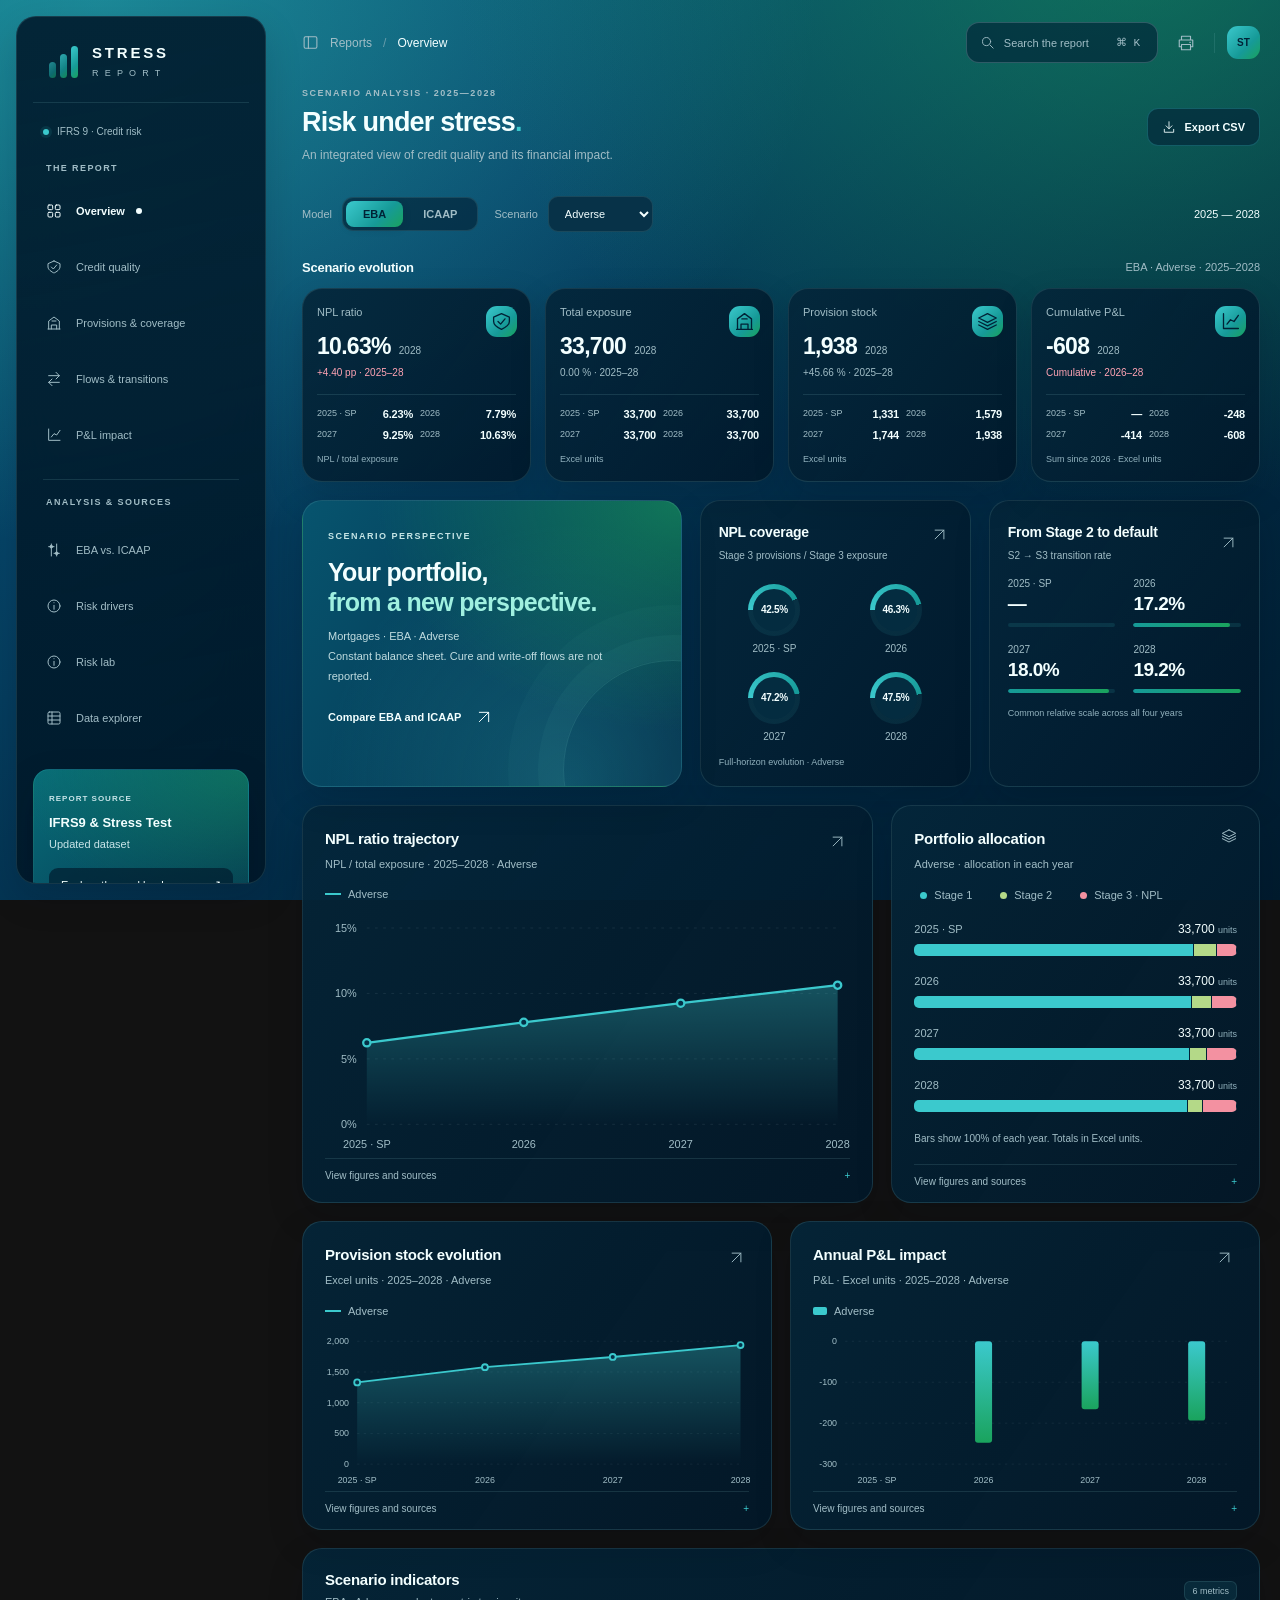
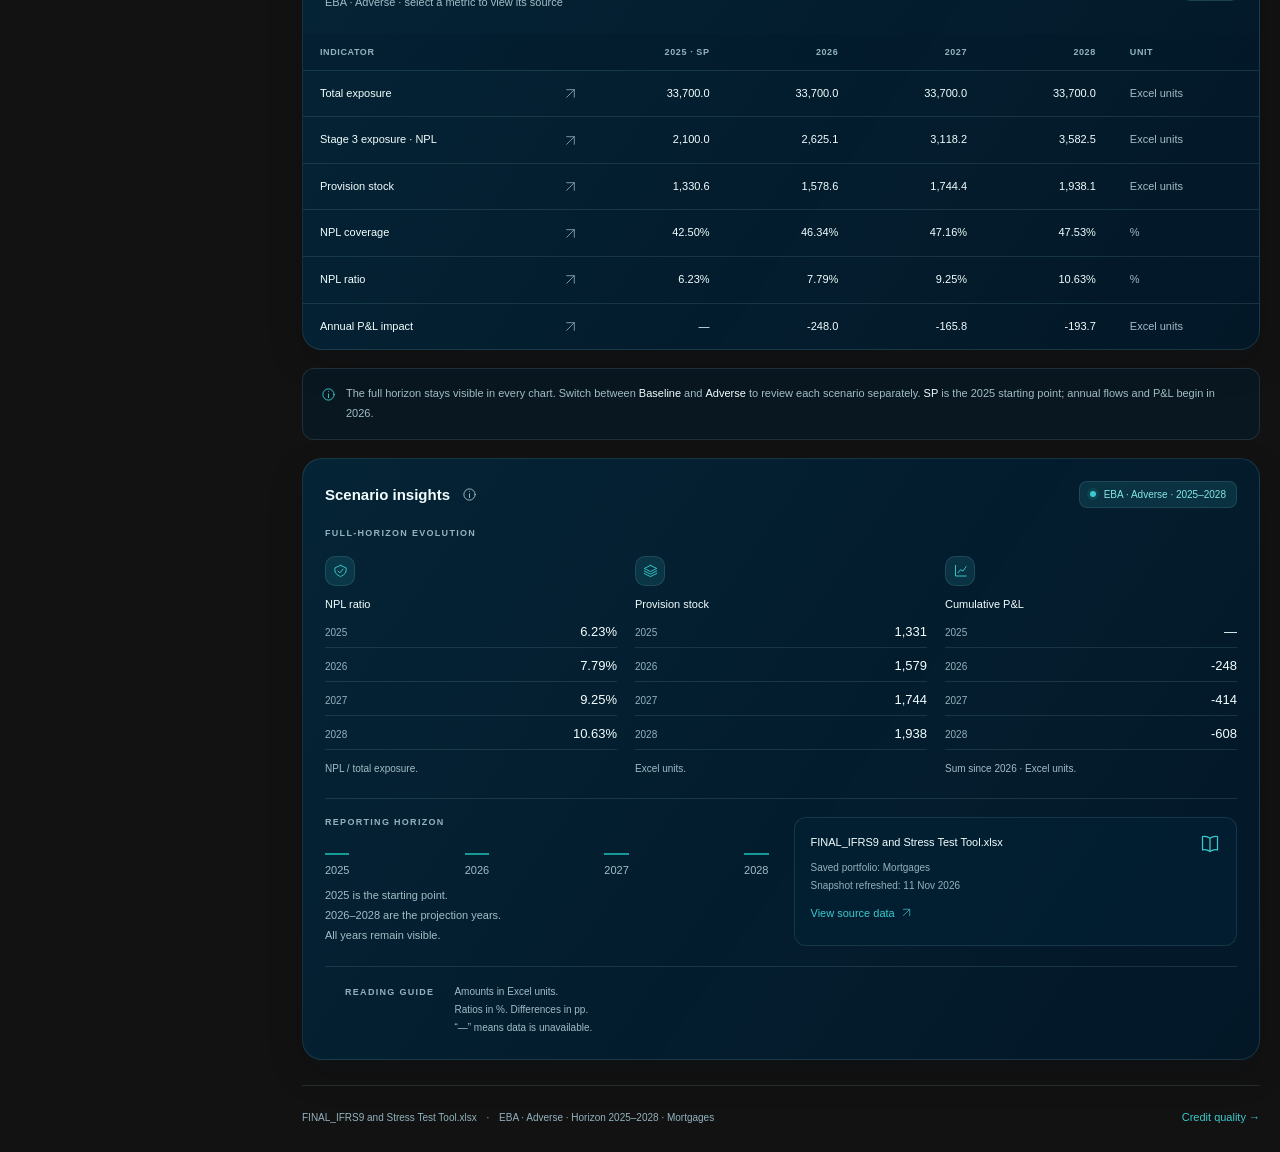
<file: index.html>
<!doctype html>
<html lang="es">
<head>
  <meta charset="utf-8">
  <meta name="viewport" content="width=device-width,initial-scale=1">
  <title>Stress Report</title>
  <meta http-equiv="refresh" content="0;url=dashboard.html">
  <link rel="canonical" href="https://jangflo.github.io/credit-stress-test/dashboard.html">
</head>
<body>
  <p><a href="dashboard.html">Abrir el dashboard Stress Report</a></p>
</body>
</html>
</file>
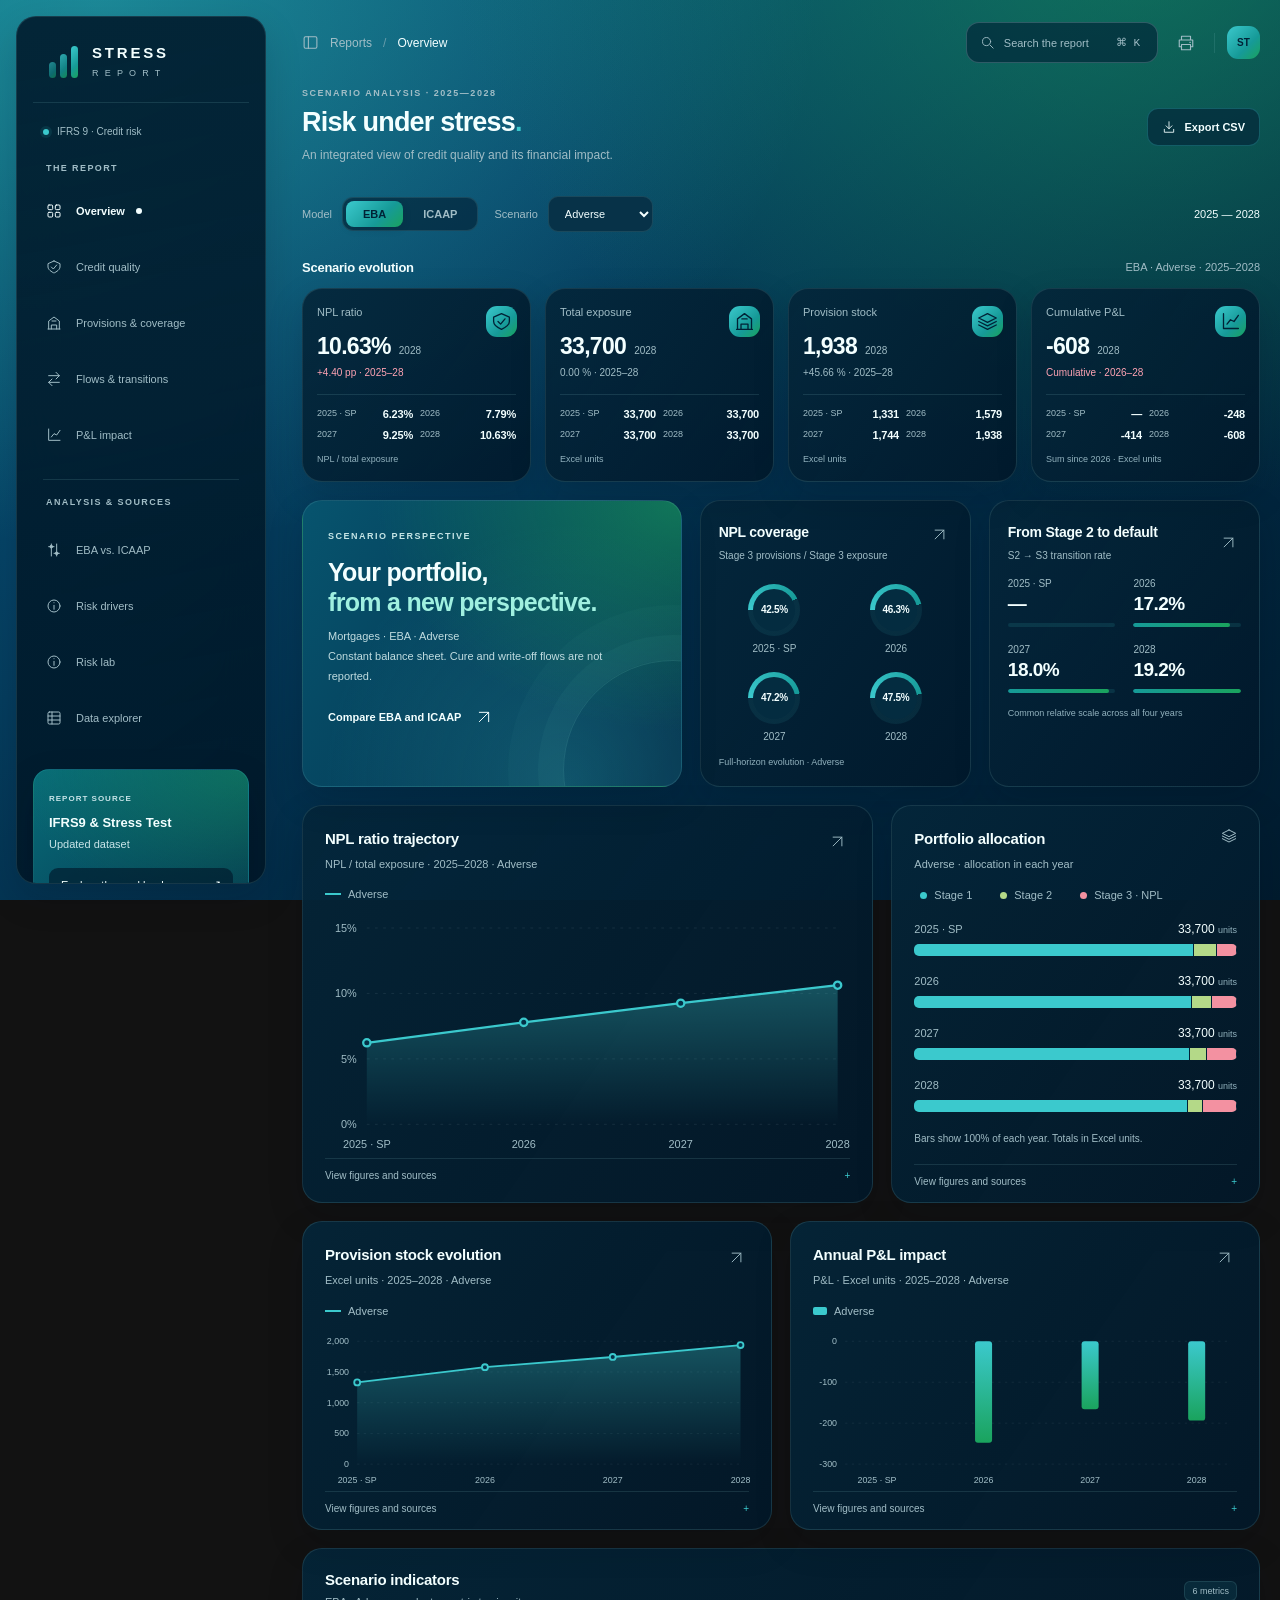
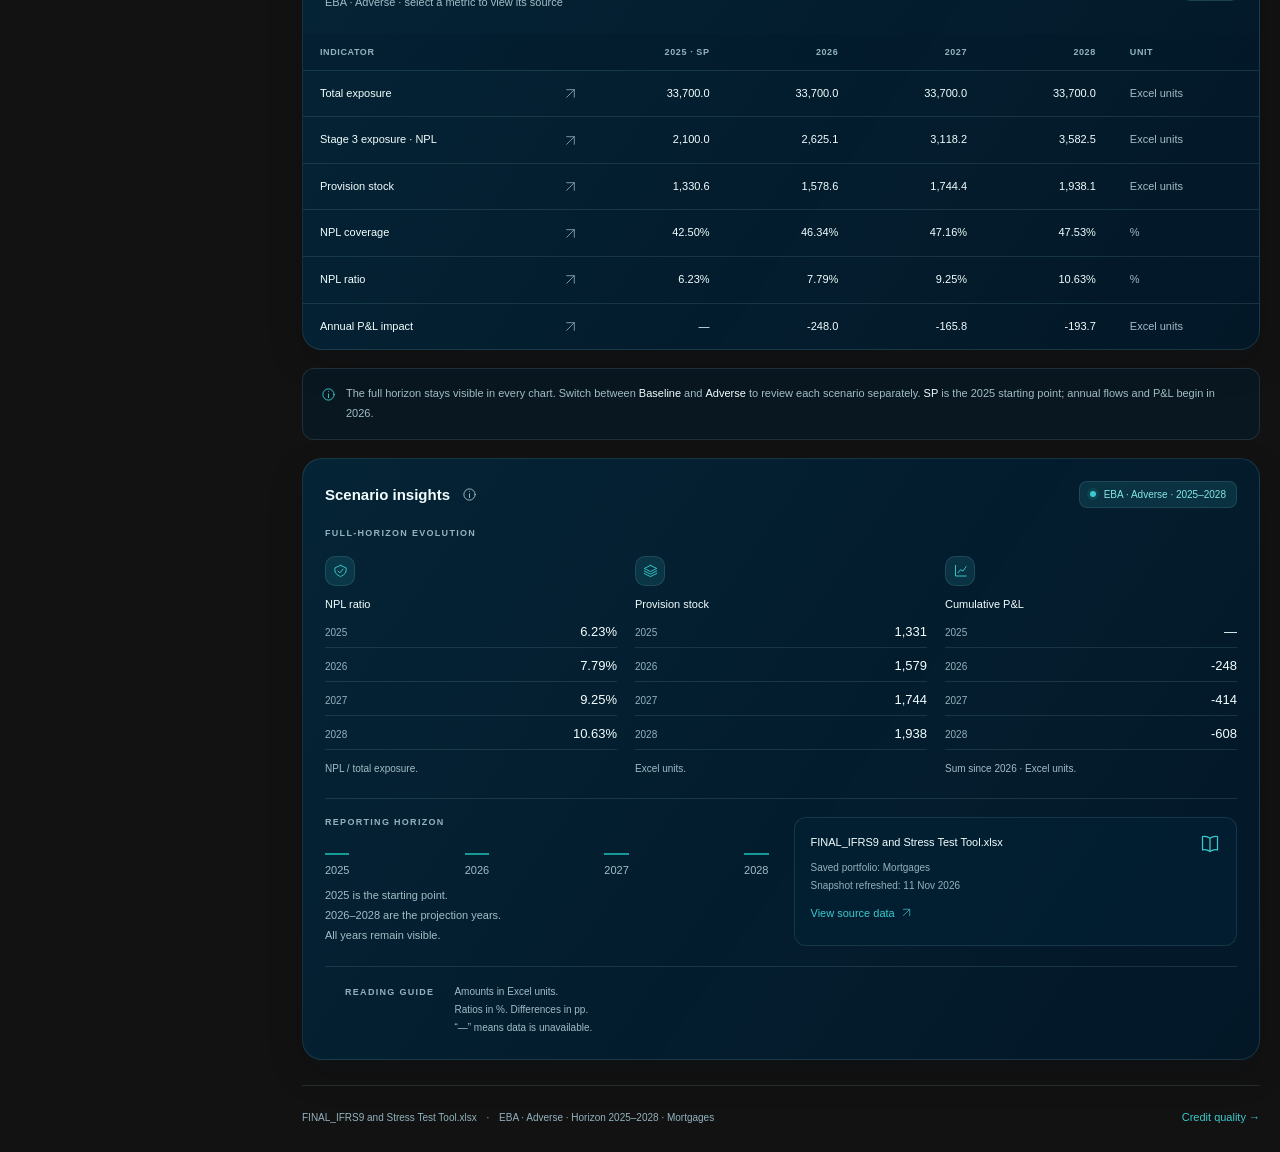
<file: dashboard.html>
<!doctype html>
<html lang="en">
<head>
  <meta charset="utf-8">
  <meta name="viewport" content="width=device-width,initial-scale=1">
  <meta name="theme-color" content="#002236">
  <meta name="description" content="Interactive EBA and ICAAP stress test report. IFRS 9 model data, 2025–2028.">
  <title>Stress Report · EBA & ICAAP</title>
  <style>/* Vision-inspired report. Shared tokens keep every view, overlay and chart consistent. */
:root {
  color-scheme:dark;
  --cyan:#3BC9CD; --green:#1AA35D; --teal:#169A98; --blue:#00528B; --navy:#002236;
  --text:#F3FFFF; --muted:#A1BDC6; --faint:#92B2BE;
  --bg:#002236; --panel:rgba(2,29,47,.88); --panel-hover:rgba(59,201,205,.09);
  --line:rgba(153,219,221,.13); --accent:var(--cyan); --accent-strong:#85E7E3;
  --accent-soft:rgba(59,201,205,.13); --series-secondary:#57D994; --positive:#66E3A5; --negative:#FFA3B3;
  --surface:linear-gradient(125deg,rgba(4,38,58,.91),rgba(1,24,42,.88));
  --gradient:linear-gradient(135deg,var(--cyan),var(--teal) 62%,var(--green));
  --radius:20px; --radius-sm:12px; --sidebar:250px; --gap:18px;
  --shadow:0 14px 36px rgba(0,12,25,.16); --speed:180ms;
  font-family:Inter,-apple-system,BlinkMacSystemFont,"Segoe UI",sans-serif;
  font-size:14px; font-synthesis:none;
}
*{box-sizing:border-box}
body{margin:0;color:var(--text);min-height:100vh;-webkit-font-smoothing:antialiased;background:radial-gradient(ellipse at 88% -12%,rgba(26,163,93,.55),transparent 43%),radial-gradient(ellipse at 8% 0%,rgba(59,201,205,.38),transparent 43%),linear-gradient(145deg,#0A667A 0%,#064467 30%,#032D49 60%,#001B2E 100%);background-attachment:fixed}
button,input,select{font:inherit;color:inherit}button,a,select,input,summary{-webkit-tap-highlight-color:transparent}button,a{touch-action:manipulation}button{cursor:pointer;border:0;background:none}button:disabled{cursor:default;opacity:.4}button,a,select,input,summary{outline-offset:4px}button:focus-visible,a:focus-visible,select:focus-visible,input:focus-visible,summary:focus-visible,[tabindex]:focus-visible{outline:2px solid #9DF8EA}a{color:inherit;text-decoration:none}svg{display:block}button svg{flex-shrink:0}small{font-size:11px}h1,h2,h3,p{margin:0}h2{font-size:16px;font-weight:600;letter-spacing:-.25px}h3{font-size:13px;font-weight:600}::selection{background:var(--cyan);color:var(--navy)}[hidden]{display:none!important}::-webkit-scrollbar{width:6px;height:6px}::-webkit-scrollbar-track{background:transparent}::-webkit-scrollbar-thumb{background:#396674;border-radius:8px}.skip-link{position:fixed;top:-80px;left:16px;z-index:99;background:var(--cyan);color:var(--navy);padding:12px;border-radius:10px}.skip-link:focus{top:8px}
/* Fixed, inset navigation matches Vision's floating side panel. */
.sidebar{width:var(--sidebar);position:fixed;inset:16px auto 16px 16px;z-index:30;padding:28px 16px 18px;display:flex;flex-direction:column;border:1px solid var(--line);border-radius:var(--radius);background:linear-gradient(170deg,rgba(2,31,49,.94),rgba(0,23,39,.86));box-shadow:var(--shadow);backdrop-filter:blur(20px);overflow-y:auto;scrollbar-width:thin}
.brand{display:flex;gap:13px;align-items:center;padding:0 16px 24px;font-size:15px;font-weight:700;letter-spacing:2.8px;line-height:1.1;border-bottom:1px solid var(--line)}.brand-second{display:block;font-size:9px;font-weight:500;letter-spacing:6.2px;margin-top:7px;color:var(--muted)}.brand-mark{width:30px;height:32px;display:flex;align-items:flex-end;gap:4px}.brand-mark i{display:block;width:7px;background:var(--gradient);border-radius:4px}.brand-mark i:nth-child(1){height:16px;opacity:.6}.brand-mark i:nth-child(2){height:24px;opacity:.8}.brand-mark i:nth-child(3){height:32px}.workspace-tag{margin:23px 10px 26px;font-size:10px;color:var(--muted);display:flex;align-items:center;gap:8px}.status-dot{width:6px;height:6px;background:var(--cyan);border-radius:50%;display:inline-block;box-shadow:0 0 0 3px rgba(59,201,205,.1)}.nav-label,.eyebrow{font-size:10px;letter-spacing:1.4px;font-weight:600;color:var(--muted)}.nav-label{padding:0 13px;margin-bottom:12px;font-size:9px}nav{display:flex;flex-direction:column;gap:5px}nav a{display:flex;align-items:center;gap:11px;padding:10px;border-radius:13px;font-size:11px;font-weight:500;color:var(--muted);border:1px solid transparent;transition:background var(--speed),color var(--speed),border-color var(--speed)}.nav-icon{width:31px;height:31px;display:grid;place-items:center;flex-shrink:0;border:1px solid var(--line);border-radius:10px;background:rgba(13,61,80,.6);color:var(--cyan)}nav a svg{width:16px;height:16px}nav a.active{background:linear-gradient(110deg,rgba(59,201,205,.17),rgba(26,163,93,.07));border-color:rgba(59,201,205,.16);color:var(--text)}nav a.active .nav-icon{background:var(--gradient);color:var(--navy);border-color:transparent;box-shadow:0 4px 10px #00172230}nav a:hover{background:var(--panel-hover);color:var(--text)}.nav-divider{height:1px;background:var(--line);margin:14px 10px 12px}.sidebar-bottom{margin-top:auto;padding-top:26px}.source-card{padding:18px 15px;border:1px solid rgba(59,201,205,.2);border-radius:16px;background:radial-gradient(ellipse at 100% 0%,rgba(26,163,93,.4),transparent 75%),linear-gradient(140deg,#086C78,#04334E);box-shadow:var(--shadow)}.source-card .eyebrow{font-size:8px;letter-spacing:1px;color:#C9E5E9}.source-card strong{display:block;font-size:13px;font-weight:600;margin:11px 0 5px}.source-card>span:not(.eyebrow){font-size:11px;color:#C9E5E9}.text-btn{color:var(--accent);font-size:11px;display:inline-flex;align-items:center;gap:7px;padding:0}.text-btn:hover{color:var(--accent-strong)}.source-card .text-btn{margin-top:17px;padding:10px 12px;display:flex;justify-content:space-between;width:100%;background:rgba(0,24,42,.65);border-radius:9px;color:var(--text)}.sidebar-footer{display:flex;align-items:center;gap:10px;padding:21px 6px 0;font-size:11px}.sidebar-footer small{display:block;color:var(--faint);margin-top:5px;font-size:9px}.mini-mark,.profile{display:grid;place-items:center;background:var(--gradient);color:var(--navy);font-weight:700;border-radius:11px;width:33px;height:33px;font-size:10px}.sidebar-close,.sidebar-scrim,.mobile-menu{display:none}
/* The content spans the remaining width; insights are report panels, not a rail. */
.app-shell{margin-left:calc(var(--sidebar) + 32px);padding:0 24px}.topbar{min-height:85px;display:flex;align-items:center;justify-content:space-between;padding:16px 0;gap:20px;position:relative;z-index:12}.breadcrumbs{display:flex;align-items:center;gap:11px;color:var(--muted);font-size:12px}.breadcrumbs strong{font-weight:500;color:var(--text)}.crumb-home{color:var(--muted)}.slash{opacity:.6}.top-actions{display:flex;align-items:center;gap:12px}.search-trigger{display:flex;gap:9px;align-items:center;color:var(--muted);font-size:11px;background:rgba(0,34,54,.64);padding:11px 13px;border:1px solid rgba(161,189,198,.27);border-radius:13px;transition:border-color var(--speed)}.search-trigger:hover{border-color:var(--cyan)}.search-trigger kbd{font:10px inherit;padding:2px 4px;margin-left:14px;color:var(--muted)}.icon-btn{width:32px;height:32px;display:grid;place-items:center;color:var(--muted);border-radius:9px;transition:background var(--speed),color var(--speed)}.icon-btn:hover{background:var(--panel-hover);color:var(--text)}.top-divider{height:20px;border-right:1px solid var(--line)}.workspace{display:block;max-width:1760px;margin:auto}main{min-width:0;padding:3px 0 0;outline:none}.page-heading{display:flex;align-items:center;justify-content:space-between;gap:16px;margin-bottom:20px}.page-heading .eyebrow{font-size:9px;letter-spacing:1.5px;margin-bottom:8px}h1{font-size:27px;font-weight:650;letter-spacing:-.8px;line-height:1.2}h1>span{color:var(--accent)}.page-heading p{font-size:12px;color:var(--muted);margin-top:8px;line-height:1.6}.button{display:flex;align-items:center;justify-content:center;gap:8px;white-space:nowrap;font-size:11px;font-weight:600;padding:11px 14px;border-radius:11px;border:1px solid var(--line);transition:background var(--speed),border-color var(--speed)}.button.secondary{background:rgba(3,37,56,.68);border-color:rgba(59,201,205,.28);color:var(--text)}.button:hover{background:var(--accent-soft);border-color:var(--cyan)}.filterbar{display:flex;align-items:center;gap:22px;padding:10px 0;margin-bottom:18px}.filter-group{display:flex;align-items:center;gap:10px}.filter-label{font-size:11px;color:var(--muted)}.segmented{display:flex;padding:3px;border-radius:11px;background:rgba(0,25,42,.55);border:1px solid var(--line);gap:3px}.segmented button{font-size:11px;font-weight:600;border-radius:8px;padding:7px 17px;color:var(--muted);transition:background var(--speed)}.segmented button.active{background:var(--gradient);color:var(--navy);box-shadow:0 2px 8px #00172220}select{border:1px solid var(--line);background:#073248;color:var(--text);padding:10px 28px 10px 12px;border-radius:10px;font-size:11px;cursor:pointer;max-width:100%}select option{background:#032C43;color:var(--text)}.report-horizon{display:flex;align-items:center;gap:10px;margin-left:auto;font-size:11px}.report-horizon strong{font-weight:500;white-space:nowrap}.portfolio-badge{color:var(--accent-strong);font-size:10px;padding:7px 12px;border:1px solid rgba(59,201,205,.2);background:var(--accent-soft);border-radius:8px;white-space:nowrap}.section-intro{display:flex;justify-content:space-between;align-items:center;margin-bottom:13px;gap:12px}.section-intro h2{font-size:13px}.section-intro span{font-size:11px;color:var(--muted)}
.mobile-menu,.sidebar-close{display:none}
/* Cards reuse the same translucent surface, edge treatment and spacing. */
.kpi-grid{display:grid;grid-template-columns:repeat(4,minmax(0,1fr));gap:var(--gap);margin-bottom:var(--gap)}.kpi,.panel,.insights{border:1px solid var(--line);border-radius:var(--radius);background:var(--surface);box-shadow:var(--shadow);min-width:0}.kpi{padding:19px 18px 15px;position:relative;text-align:left;display:block;width:100%;transition:transform var(--speed),border-color var(--speed),box-shadow var(--speed)}.kpi:hover{transform:translateY(-2px);border-color:rgba(59,201,205,.44);box-shadow:0 18px 36px #00172225}.kpi-label{font-size:11px;font-weight:500;color:var(--muted);display:block;padding-right:36px;min-height:26px}.kpi-icon{position:absolute;right:16px;top:17px;width:35px;height:35px;display:grid;place-items:center;border-radius:11px;background:var(--gradient);color:var(--navy)}.kpi-value{display:flex;align-items:baseline;gap:8px;font-size:25px;font-weight:650;letter-spacing:-.7px;line-height:1.3;font-variant-numeric:tabular-nums;white-space:nowrap}.kpi-value small{font-size:10px;font-weight:400;letter-spacing:0;color:var(--muted)}.kpi-delta{display:block;font-size:10px;color:var(--muted);margin-top:6px}.positive{color:var(--positive)}.negative{color:var(--negative)}.kpi-years{display:grid;grid-template-columns:repeat(4,minmax(0,1fr));gap:7px;margin-top:16px;padding-top:13px;border-top:1px solid var(--line)}.kpi-year{display:flex;flex-direction:column;gap:5px;font-variant-numeric:tabular-nums}.kpi-year>span{font-size:9px;color:var(--muted);white-space:nowrap}.kpi-year strong{font-size:11px;font-weight:600;white-space:nowrap;letter-spacing:-.2px}.kpi-note{display:block;color:var(--faint);margin-top:12px;font-size:9px;line-height:1.5}.grid{display:grid;gap:var(--gap);margin-bottom:var(--gap)}.grid-main{grid-template-columns:minmax(0,1.55fr) minmax(0,1fr)}.grid-two{grid-template-columns:repeat(2,minmax(0,1fr))}.grid-three{grid-template-columns:repeat(3,minmax(0,1fr))}.panel{overflow:hidden}.panel-header{display:flex;justify-content:space-between;gap:12px;align-items:flex-start;padding:22px 22px 0}.panel-header h2{font-size:15px;font-weight:600;line-height:1.5}.panel-header p{font-size:11px;color:var(--muted);margin-top:5px;line-height:1.6}.panel-header .icon-btn{height:26px;width:26px;flex-shrink:0}.panel-body{padding:18px 22px}.vision-highlights{grid-template-columns:minmax(0,1.5fr) minmax(0,1fr) minmax(0,1fr)}.welcome-panel{position:relative;isolation:isolate;min-height:247px;padding:25px;background:radial-gradient(ellipse at 100% 0%,rgba(26,163,93,.58),transparent 57%),radial-gradient(ellipse at 70% 100%,rgba(59,201,205,.22),transparent 65%),linear-gradient(120deg,#07546E,#032D49 95%)}.welcome-panel .eyebrow{font-size:9px;letter-spacing:1.5px;color:#C5E5E6}.welcome-panel h2{font-size:25px;line-height:1.2;letter-spacing:-.7px;margin:15px 0 10px;position:relative;z-index:1}.welcome-panel h2 span{color:#A0F0E0}.welcome-panel p{color:#C0DCE0;font-size:11px;line-height:1.8;max-width:85%;position:relative;z-index:1}.welcome-link{display:flex;align-items:center;gap:15px;padding:0;margin-top:23px;font-size:11px;font-weight:600;position:relative;z-index:1}.welcome-link:hover{color:var(--accent-strong)}.welcome-orbit{position:absolute;width:220px;height:220px;border:1px solid rgba(146,243,216,.12);border-radius:50%;right:-102px;bottom:-94px;box-shadow:0 0 0 25px rgba(146,243,216,.035),0 0 0 55px rgba(146,243,216,.025);z-index:-1}.coverage-summary .panel-header,.migration-summary .panel-header{padding:21px 18px 0}.coverage-summary .panel-header h2,.migration-summary .panel-header h2{font-size:14px}.coverage-summary .panel-header p,.migration-summary .panel-header p{font-size:10px}.coverage-rings{display:grid;grid-template-columns:repeat(2,minmax(0,1fr));gap:12px;padding:15px 18px 0}.coverage-ring-item{display:flex;align-items:center;gap:9px;padding:0;text-align:left}.coverage-ring-item>span:last-child{font-size:10px;color:var(--muted);white-space:nowrap}.coverage-ring{width:52px;height:52px;flex-shrink:0;border-radius:50%;display:grid;place-items:center;background:conic-gradient(from -90deg,var(--cyan) 0,var(--teal) var(--coverage),rgba(59,201,205,.09) var(--coverage));position:relative}.coverage-ring:before{content:"";position:absolute;inset:5px;background:#042C40;border-radius:50%}.coverage-ring strong{position:relative;font-size:10px;font-weight:650;letter-spacing:-.3px}.coverage-ring-item:hover .coverage-ring{filter:brightness(1.15)}.summary-caption{font-size:9px;color:var(--faint);padding:13px 18px 17px;line-height:1.6}.migration-years{display:grid;grid-template-columns:1fr 1fr;gap:17px 18px;padding:19px 18px 0}.migration-years>div{min-width:0}.migration-years>div>span:first-child{display:block;color:var(--muted);font-size:10px;margin-bottom:4px}.migration-years strong{font-size:19px;letter-spacing:-.5px;font-weight:600}.migration-track{display:block;height:4px;background:rgba(59,201,205,.12);border-radius:4px;margin-top:8px;overflow:hidden}.migration-track i{display:block;height:100%;background:linear-gradient(90deg,var(--teal),var(--green));border-radius:4px}
/* SVG charts preserve the original values and all four dates. */
.chart-legend{display:flex;gap:16px;align-items:center;padding:15px 22px 0;flex-wrap:wrap}.legend-item{display:inline-flex;align-items:center;gap:7px;font-size:11px;color:var(--muted)}.legend-dot{width:7px;height:7px;border-radius:50%;display:inline-block;flex-shrink:0}.legend-line{width:16px;border-top:2px solid;display:inline-block}.legend-line.dashed{border-top-style:dashed}.chart-wrap{position:relative;margin:8px 12px 0;min-width:0}.line-chart{width:100%;height:auto;max-height:305px;overflow:visible}.chart-grid{stroke:var(--muted);stroke-width:.6;stroke-dasharray:3 6;opacity:.2}.chart-label{fill:var(--muted);font-size:12px;font-family:inherit}.chart-node{cursor:pointer;stroke-width:2.5;transition:r 150ms}.chart-node:hover,.chart-node:focus{r:6;outline:none;stroke:var(--text)}.chart-node:focus-visible{outline:2px solid var(--text);outline-offset:4px}.chart-data{margin:0 22px 15px;border-top:1px solid var(--line);padding-top:11px}.chart-data summary{font-size:10px;color:var(--muted);cursor:pointer;list-style:none;display:flex;justify-content:space-between}.chart-data summary:after{content:"+";color:var(--cyan)}.chart-data[open] summary:after{content:"−"}.chart-data .table-wrap{margin-top:10px}.chart-data th,.chart-data td{font-size:10px;padding:9px 8px}.stage-timeline{padding:20px 22px 16px;display:flex;flex-direction:column;gap:18px}.stage-year-label{display:flex;align-items:baseline;justify-content:space-between;font-variant-numeric:tabular-nums;margin-bottom:8px;gap:12px}.stage-year-label>span{font-size:11px;color:var(--muted)}.stage-year-label strong{font-size:12px;font-weight:500}.stage-year-label small{font-size:9px;color:var(--faint)}.stage-stack{height:12px;display:flex;overflow:hidden;border-radius:5px;background:var(--panel-hover)}.stage-stack button{min-width:0;height:100%;padding:0;border-right:1px solid #002236;transition:filter 150ms}.stage-stack button:hover{filter:brightness(1.18)}.stage-stack button:focus-visible{outline:2px solid white;outline-offset:-2px}.stage-timeline .rail-caption{font-size:10px}.muted{color:var(--muted)}.note{font-size:11px;line-height:1.8;color:var(--muted);padding:15px 18px;border:1px solid var(--line);border-radius:var(--radius-sm);background:rgba(2,29,47,.55);display:flex;align-items:flex-start;gap:10px;margin:18px 0}.note svg{flex-shrink:0;margin-top:3px;color:var(--cyan)}.note strong{color:var(--text);font-weight:500}.report-footer{display:flex;justify-content:space-between;align-items:center;gap:20px;border-top:1px solid var(--line);padding:22px 0 26px;margin-top:25px;color:var(--faint);font-size:10px;line-height:1.7}.footer-dot{margin:0 7px}.report-footer .text-btn{font-size:11px}
/* Scenario reading uses the reference's bottom report / activity layout. */
.insights{margin-top:18px;padding:22px;display:grid;grid-template-columns:minmax(0,1.8fr) minmax(220px,1fr);gap:20px 28px}.rail-top{grid-column:1/-1;display:flex;align-items:center;justify-content:space-between;gap:15px}.rail-title{display:flex;align-items:center;gap:12px;font-size:15px;font-weight:600}.rail-title svg{color:var(--muted)}.context-pill{display:inline-flex;align-items:center;gap:8px;color:var(--accent-strong);background:var(--accent-soft);border:1px solid var(--line);border-radius:8px;font-size:10px;padding:7px 10px}.rail-label{font-size:9px;letter-spacing:1.3px;color:var(--faint);font-weight:600;margin-bottom:16px}.insights>.insight-block:nth-child(2){display:grid;grid-template-columns:repeat(3,minmax(0,1fr));gap:18px}.insights>.insight-block:nth-child(2)>.rail-label{grid-column:1/-1;margin:0}.insight-item{display:flex;flex-direction:column;gap:10px;min-width:0}.insight-icon{width:30px;height:30px;display:grid;place-items:center;border:1px solid var(--line);border-radius:10px;background:var(--accent-soft);color:var(--cyan)}.insight-icon svg{width:15px}.insight-item strong{font-size:11px;font-weight:500;display:block;line-height:1.5}.insight-item p{font-size:10px;color:var(--muted);line-height:1.8;margin-top:10px}.rail-series{margin-top:12px;display:flex;flex-direction:column;gap:10px;font-variant-numeric:tabular-nums}.rail-series>div{display:flex;align-items:baseline;justify-content:space-between;gap:10px;border-bottom:1px solid var(--line);padding-bottom:8px}.rail-series span{font-size:10px;color:var(--faint)}.rail-series b{font-size:13px;font-weight:500}.insights>.rail-divider{display:none}.horizon-static{display:flex;justify-content:space-between;gap:8px;margin:17px 0 14px;font-size:11px;color:var(--muted)}.horizon-static span{border-top:2px solid var(--teal);padding-top:9px}.rail-caption{font-size:11px;color:var(--muted);line-height:1.8}.source-link{font-size:11px;color:var(--accent);display:flex;align-items:center;gap:6px;margin-top:12px;padding:0}.rail-workbook{border:1px solid var(--line);background:rgba(0,34,54,.5);border-radius:12px;padding:16px;margin-top:16px}.book-icon{color:var(--cyan);float:right}.rail-workbook strong{font-size:11px;font-weight:500;line-height:1.6;display:block;word-break:break-word}.rail-workbook p{font-size:10px;margin-top:7px;line-height:1.8;color:var(--faint)}.rail-end{grid-column:1/-1;border-top:1px solid var(--line);padding-top:16px;display:flex;align-items:baseline;gap:20px}.rail-end .rail-label{margin:0;white-space:nowrap}.rail-end br{display:block}.rail-end .rail-caption{font-size:10px}
/* Financial tables and the full source explorer. */
.table-wrap{width:100%;overflow:auto;overscroll-behavior-x:contain}table{border-collapse:collapse;width:100%;font-size:11px;text-align:left;font-variant-numeric:tabular-nums}th{font-size:9px;letter-spacing:.6px;font-weight:600;text-transform:uppercase;color:var(--faint);white-space:nowrap;background:rgba(0,24,42,.28);padding:13px 17px;border-bottom:1px solid var(--line)}td{padding:14px 17px;border-bottom:1px solid var(--line);color:var(--muted);line-height:1.6}tbody tr:last-child td{border-bottom:0}tbody tr:hover{background:rgba(59,201,205,.045)}td.num,th.num{text-align:right;white-space:nowrap}td.num{color:var(--text)}td.metric-name{color:var(--text);min-width:170px;max-width:300px}.metric-link{text-align:left;font-size:inherit;color:inherit;display:flex;gap:10px;align-items:center;width:100%;padding:0}.metric-link:hover{color:var(--accent)}.metric-link svg{margin-left:auto;color:var(--faint);width:13px;flex-shrink:0}.num.accent{color:var(--accent)}.table-source{font-size:9px;color:var(--faint);display:block;margin-top:3px}.table-heading{display:flex;justify-content:space-between;align-items:center;padding:22px;gap:16px}.table-heading h2{font-size:15px}.table-heading p{font-size:11px;margin-top:6px;color:var(--muted);line-height:1.6}.row-chip{font-size:9px;border:1px solid var(--line);padding:4px 7px;border-radius:6px;color:var(--muted);white-space:nowrap;background:var(--panel-hover)}.empty-state{text-align:center;color:var(--muted);padding:45px 20px;font-size:12px}.data-toolbar{display:flex;flex-wrap:wrap;gap:10px;align-items:center;margin-bottom:18px}.input-wrap{position:relative;display:flex;align-items:center;flex:1;min-width:180px}.input-wrap svg{position:absolute;left:12px;color:var(--faint);width:15px}.input-wrap input{width:100%;background:rgba(2,29,47,.75);border:1px solid var(--line);border-radius:11px;padding:12px 12px 12px 36px;color:var(--text);font-size:12px}input::placeholder{color:var(--faint)}.data-toolbar select{padding:12px 27px 12px 12px}.tabbar{display:flex;gap:25px;border-bottom:1px solid var(--line);margin-bottom:22px}.tabbar button{font-size:12px;color:var(--muted);padding:0 0 14px;border-bottom:2px solid transparent}.tabbar button.active{color:var(--accent);border-color:var(--accent)}.table-foot{display:flex;justify-content:space-between;align-items:center;gap:12px;padding:12px 17px;color:var(--faint);font-size:10px;border-top:1px solid var(--line)}.pager{display:flex;gap:8px;align-items:center}.raw-value{max-width:360px;min-width:150px;white-space:pre-wrap;word-break:break-word}.formula{font-family:ui-monospace,SFMono-Regular,Consolas,monospace;font-size:10px;max-width:320px;word-break:break-all;line-height:1.6;color:var(--muted)}.raw-table td{vertical-align:top}.data-count{font-size:10px;color:var(--faint);margin-left:auto}.horizon-table{padding:17px 12px 16px}.horizon-table table{min-width:355px}.horizon-table th,.horizon-table td{padding:11px 9px}.horizon-table th{font-size:9px}.horizon-table td{font-size:11px}.horizon-table .metric-link{white-space:nowrap}.flow-number{position:relative;display:block;white-space:nowrap}.flow-trend{display:block;height:4px;border-radius:3px;background:var(--accent-soft);margin-top:8px;overflow:hidden}.flow-trend>span{display:block;height:100%;border-radius:3px;background:var(--gradient)!important}.comparison-table{min-width:650px}.comparison-table .metric-name{vertical-align:middle}.comparison-table .comparison-series{font-size:10px;color:var(--faint);white-space:nowrap}.comparison-table tbody tr:nth-child(3n) td{border-bottom:1px solid rgba(153,219,221,.25);font-size:10px}.comparison-banner{display:flex;gap:22px;align-items:center;padding:24px;background:var(--surface);border:1px solid var(--line);border-radius:var(--radius);margin-bottom:18px}.compare-icon{color:var(--navy);background:var(--gradient);border-radius:13px;padding:14px;flex-shrink:0}.comparison-banner h2{font-size:16px}.comparison-banner p{font-size:12px;color:var(--muted);line-height:1.8;margin-top:7px}.delta-note{font-size:11px;color:var(--muted);margin-bottom:15px;line-height:1.8}.reading-list{padding:3px 22px 20px}.reading-item{padding:16px 0;border-bottom:1px solid var(--line);font-size:12px;line-height:1.8;color:var(--muted)}.reading-item:last-child{border:0}.reading-item strong{color:var(--text);font-weight:500}.metric-selector{max-width:220px}.chart-toolbar{display:flex;align-items:center;justify-content:space-between;margin:18px 0 13px;gap:12px}.chart-toolbar label{font-size:11px;color:var(--muted)}
/* Native dialogs keep search, source formulas and keyboard interactions intact. */
dialog{color:var(--text);background:#03283D;border:1px solid rgba(153,219,221,.25);border-radius:var(--radius);box-shadow:0 30px 100px #000d22aa;padding:0;max-height:88vh}dialog::backdrop{background:rgba(0,16,29,.7);backdrop-filter:blur(7px)}.search-dialog{width:min(620px,92vw);margin:12vh auto}.search-modal-head{padding:19px;display:flex;gap:14px;align-items:center;border-bottom:1px solid var(--line)}.search-modal-head input{flex:1;min-width:0;border:0;background:transparent;color:var(--text);font-size:13px;padding:5px}.search-modal-head>span{color:var(--accent)}.key-button{border:1px solid var(--line);color:var(--muted);font-size:10px;padding:5px 7px;border-radius:5px}.search-result{padding:14px 19px;display:flex;align-items:center;gap:12px;width:100%;text-align:left;border-bottom:1px solid var(--line);color:var(--muted)}.search-result:hover,.search-result:focus{background:var(--accent-soft);color:var(--text)}.search-result span{display:block;font-size:12px}.search-result small{display:block;font-size:10px;color:var(--faint);margin-top:5px}.search-result .row-chip{margin-left:auto;font-size:9px}.search-help{font-size:10px;color:var(--faint);padding:14px 19px;background:rgba(0,24,42,.3)}#search-results{max-height:50vh;overflow:auto}.detail-dialog{width:min(840px,94vw);padding:28px}.close-dialog{position:absolute;top:15px;right:15px}.detail-dialog h2{font-size:22px;letter-spacing:-.5px;padding-right:25px;margin:10px 0}.detail-dialog .detail-description{font-size:12px;line-height:1.8;color:var(--muted);margin:12px 0 22px}.detail-dialog .panel{margin-top:16px}.detail-dialog .panel-header h2{font-size:15px}.detail-dialog .formula{max-width:none}.detail-dialog details{margin-top:12px}.detail-dialog summary{font-size:11px;color:var(--accent);cursor:pointer}.detail-sources{font-size:11px;color:var(--muted);line-height:1.9;margin-top:16px}.chart-tooltip{position:fixed;z-index:100;background:#03354B;border:1px solid rgba(59,201,205,.35);padding:12px 14px;border-radius:12px;box-shadow:0 8px 30px #00172260;pointer-events:none;max-width:280px;font-size:11px;color:var(--text);line-height:1.8}.chart-tooltip strong{display:block;font-size:16px;font-weight:600}.chart-tooltip small{font-size:10px;color:var(--muted)}.toast{position:fixed;bottom:25px;left:50%;transform:translate(-50%,20px);opacity:0;transition:opacity var(--speed),transform var(--speed);pointer-events:none;background:#075368;border:1px solid var(--line);color:var(--text);border-radius:12px;padding:13px 20px;font-size:12px;z-index:110;box-shadow:var(--shadow);max-width:90vw;text-align:center}.toast.show{opacity:1;transform:translate(-50%,0)}
@media(min-width:1750px){.kpi-year strong{font-size:13px}.kpi-year>span{font-size:10px}.kpi{padding:21px}.kpi-label{font-size:12px}.coverage-ring{width:62px;height:62px}.coverage-ring strong{font-size:12px}}
@media(max-width:1280px){.app-shell{padding:0 20px}.kpi-grid{gap:14px}.kpi{padding:17px 14px 14px}.kpi-value{font-size:23px}.kpi-icon{width:31px;height:31px;right:13px}.kpi-years{grid-template-columns:1fr 1fr;row-gap:9px}.kpi-year{flex-direction:row;justify-content:space-between;gap:5px}.vision-highlights{grid-template-columns:minmax(0,1.4fr) minmax(0,1fr) minmax(0,1fr)}.migration-years{grid-template-columns:repeat(2,1fr);padding-top:14px}.migration-summary .panel-header{align-items:center}.coverage-rings{padding-top:20px;gap:18px 10px}.coverage-ring-item{flex-direction:column;gap:7px;text-align:center}.report-horizon .filter-label{display:none}.insights{grid-template-columns:1fr}.insights>.insight-block:nth-child(4){border-top:1px solid var(--line);padding-top:18px;display:grid;grid-template-columns:1fr 1fr;gap:10px 25px}.insights>.insight-block:nth-child(4)>.rail-label{grid-column:1}.insights .rail-workbook{grid-column:2;grid-row:1/4;margin:0}.horizon-static{margin:0}.rail-top{grid-column:auto}.rail-end{grid-column:auto}.filterbar{gap:16px}.portfolio-badge{display:none}}
@media(max-width:1150px){.vision-highlights{grid-template-columns:1.35fr 1fr}.migration-summary{grid-column:1/-1}.migration-years{grid-template-columns:repeat(4,1fr)}}
@media(max-width:1050px){.kpi-grid{grid-template-columns:repeat(2,minmax(0,1fr))}.kpi-years{grid-template-columns:repeat(4,minmax(0,1fr))}.kpi-year{flex-direction:column;gap:5px}.kpi-label{font-size:12px;min-height:28px}.kpi-icon{width:37px;height:37px}.grid-main,.grid-two{grid-template-columns:1fr}.search-trigger>span:not(:first-child),.search-trigger kbd{display:none}.section-intro span{font-size:10px}.welcome-panel h2{font-size:23px}.grid-three{grid-template-columns:1fr}.report-footer>span{max-width:70%}.coverage-ring{width:55px;height:55px}}
@media(max-width:800px){.app-shell{margin-left:0;padding:0 20px}.sidebar{inset:0 auto 0 0;transform:translateX(-105%);width:258px;border-radius:0 20px 20px 0;transition:transform 200ms;visibility:hidden}.sidebar.open{transform:none;visibility:visible}.sidebar-close{display:grid;position:absolute;right:12px;top:12px}.brand{margin-top:12px}.sidebar-scrim:not([hidden]){display:block;position:fixed;inset:0;z-index:25;background:rgba(0,16,29,.68);backdrop-filter:blur(4px)}body.navigation-open{overflow:hidden}.mobile-menu{display:grid}.topbar{min-height:73px}.crumb-home{display:none}.breadcrumbs{gap:9px;font-size:11px}.top-actions{gap:8px}.top-divider{display:none}.profile{width:29px;height:29px;font-size:9px}.page-heading p{font-size:11px}.page-heading h1{font-size:26px}.filterbar{gap:20px}.kpi{padding:19px}.kpi-years{gap:12px}.kpi-year strong{font-size:12px}.grid-main,.grid-two{grid-template-columns:1fr 1fr}.coverage-ring-item{flex-direction:row}.vision-highlights{grid-template-columns:1.35fr 1fr}.welcome-panel{min-height:246px}.insights{padding:20px}.report-horizon .filter-label{display:none}.chart-label{font-size:14px}.stage-timeline{padding:18px;gap:17px}.chart-legend{gap:12px;padding-left:18px}.legend-item{font-size:10px}}
@media(max-width:600px){:root{--gap:16px;--radius:18px}.app-shell{padding:0 16px}.topbar{min-height:68px;gap:8px}.breadcrumbs{font-size:10px;gap:7px}.top-actions{gap:5px}.profile{display:none}.search-trigger{padding:8px;border-radius:9px}.icon-btn{width:31px;height:31px}.page-heading{align-items:flex-start;gap:10px;margin-bottom:12px}.page-heading .eyebrow{font-size:8px;letter-spacing:1px}.page-heading h1{font-size:25px}.page-heading p{font-size:11px;max-width:270px}.page-heading .button span{display:none}.page-heading .button{padding:10px}.filterbar{flex-wrap:wrap;gap:13px 18px;margin-bottom:17px}.filter-label{font-size:10px}.filter-group{gap:9px}.segmented button{padding:7px 16px}.report-horizon{width:100%;margin:0;padding-top:12px;border-top:1px solid var(--line);justify-content:space-between}.report-horizon .filter-label{display:block}.report-horizon strong{font-size:11px}.section-intro span{font-size:9px}.section-intro h2{font-size:12px}.kpi-grid{gap:12px}.kpi{padding:16px 12px 13px}.kpi-label{font-size:10px;padding-right:28px;min-height:33px;max-width:155px}.kpi-icon{width:28px;height:28px;right:11px;top:14px;border-radius:9px}.kpi-icon svg{width:16px}.kpi-value{font-size:23px;gap:5px}.kpi-value small{font-size:9px}.kpi-delta{font-size:9px}.kpi-years{grid-template-columns:1fr 1fr;gap:10px 12px;margin-top:13px;padding-top:11px}.kpi-year{flex-direction:column;gap:3px}.kpi-year strong{font-size:12px}.kpi-note{font-size:9px;margin-top:10px}.vision-highlights,.grid-main,.grid-two{grid-template-columns:1fr}.migration-summary{grid-column:auto}.welcome-panel{min-height:240px;padding:24px}.welcome-panel h2{font-size:27px}.welcome-panel p{max-width:90%}.coverage-rings{grid-template-columns:repeat(4,1fr);padding:21px 18px 5px;gap:10px}.coverage-ring-item{flex-direction:column;gap:9px}.coverage-ring{width:58px;height:58px}.coverage-ring strong{font-size:11px}.coverage-summary .summary-caption{text-align:center;padding-top:15px}.migration-years{gap:13px;padding-top:22px}.migration-years strong{font-size:18px}.migration-summary .summary-caption{padding-top:20px}.panel-header{padding:20px 19px 0}.panel-header h2{font-size:15px}.panel-header p{font-size:10px}.chart-wrap{margin:10px 9px 0}.chart-legend{padding:16px 19px 0;gap:18px}.chart-label{font-size:20px}.chart-data{margin:0 19px 15px}.stage-timeline{padding:20px 19px 18px;gap:21px}.stage-stack{height:16px}.stage-year-label strong{font-size:13px}.stage-year-label>span{font-size:11px}.table-heading{padding:20px 18px}.table-heading h2{font-size:14px}.table-heading p{font-size:10px}.table-heading .row-chip{font-size:8px}.table-foot{font-size:9px;padding:12px}.insights{padding:19px;gap:21px}.rail-top{align-items:flex-start;flex-direction:column;gap:12px}.rail-title{font-size:14px}.insights>.insight-block:nth-child(2){grid-template-columns:1fr;gap:23px}.insight-item{display:grid;grid-template-columns:30px 1fr;gap:12px}.rail-series{display:grid;grid-template-columns:1fr 1fr;gap:8px 18px}.rail-series b{font-size:13px}.insight-item strong{font-size:12px}.insights>.insight-block:nth-child(4){display:block}.horizon-static{margin:18px 0}.insights .rail-workbook{margin-top:17px}.rail-end{display:block}.rail-end .rail-label{margin-bottom:10px}.rail-end br{display:block}.rail-end .rail-caption{font-size:11px}.note{font-size:10px;padding:15px}.report-footer{align-items:flex-start;font-size:9px;gap:16px}.report-footer .text-btn{font-size:10px;max-width:115px;text-align:right}.report-footer>span{max-width:65%}.detail-dialog{padding:25px 17px}.detail-dialog h2{font-size:20px}.detail-dialog .panel-header{padding:15px 14px 0}.detail-dialog .panel-header h2{font-size:14px}.detail-dialog .eyebrow{max-width:85%;line-height:1.7;font-size:9px}.comparison-banner{padding:20px;gap:15px;align-items:flex-start}.compare-icon{padding:10px}.comparison-banner h2{font-size:14px}.comparison-banner p{font-size:11px}.data-toolbar .input-wrap{flex-basis:100%}.data-toolbar select{flex:1;max-width:100%}.data-count{width:100%;text-align:right}.tabbar{gap:20px}.tabbar button{font-size:11px}.chart-toolbar{align-items:flex-start;flex-direction:column}.chart-toolbar select{max-width:100%;width:100%}}
@media(max-width:360px){.app-shell{padding:0 12px}.kpi{padding:14px 10px}.kpi-value{font-size:21px}.kpi-icon{width:25px;height:25px;right:8px}.kpi-label{font-size:9px}.coverage-ring{width:52px;height:52px}.coverage-rings{padding-left:12px;padding-right:12px}.breadcrumbs{gap:5px}.top-actions{gap:2px}}
/* Reference interaction: outlined arrow and a quiet trailing selection dot. */
:root{--report-cursor:url("data:image/svg+xml,%3Csvg%20xmlns%3D%22http%3A%2F%2Fwww.w3.org%2F2000%2Fsvg%22%20width%3D%2223%22%20height%3D%2226%22%20viewBox%3D%220%200%2032%2036%22%3E%3Cdefs%3E%3Cfilter%20id%3D%22s%22%20x%3D%22-35%25%22%20y%3D%22-25%25%22%20width%3D%22180%25%22%20height%3D%22180%25%22%3E%3CfeDropShadow%20dx%3D%220%22%20dy%3D%221.5%22%20stdDeviation%3D%221.1%22%20flood-color%3D%22%23000%22%20flood-opacity%3D%22.3%22%2F%3E%3C%2Ffilter%3E%3C%2Fdefs%3E%3Cpath%20d%3D%22M4%203%2027%2012%2016%2017%2011%2029Z%22%20fill%3D%22%23090C0D%22%20stroke%3D%22%23FFF%22%20stroke-width%3D%222.4%22%20stroke-linejoin%3D%22round%22%20filter%3D%22url%28%23s%29%22%2F%3E%3C%2Fsvg%3E") 3 2;--report-cursor-action:url("data:image/svg+xml,%3Csvg%20xmlns%3D%22http%3A%2F%2Fwww.w3.org%2F2000%2Fsvg%22%20width%3D%2226%22%20height%3D%2229%22%20viewBox%3D%220%200%2032%2036%22%3E%3Cdefs%3E%3Cfilter%20id%3D%22s%22%20x%3D%22-35%25%22%20y%3D%22-25%25%22%20width%3D%22180%25%22%20height%3D%22180%25%22%3E%3CfeDropShadow%20dx%3D%220%22%20dy%3D%221.5%22%20stdDeviation%3D%221.1%22%20flood-color%3D%22%23000%22%20flood-opacity%3D%22.3%22%2F%3E%3C%2Ffilter%3E%3C%2Fdefs%3E%3Cpath%20d%3D%22M4%203%2027%2012%2016%2017%2011%2029Z%22%20fill%3D%22%23090C0D%22%20stroke%3D%22%23FFF%22%20stroke-width%3D%222.4%22%20stroke-linejoin%3D%22round%22%20filter%3D%22url%28%23s%29%22%2F%3E%3C%2Fsvg%3E") 3 2}
@media(hover:hover) and (pointer:fine){
 body{cursor:var(--report-cursor),auto}
 a,button,select,summary,[role="button"],.chart-node,[data-tooltip]{cursor:var(--report-cursor-action),pointer}
 button:disabled,[aria-disabled="true"]{cursor:not-allowed}
 input,textarea,[contenteditable="true"]{cursor:text}
}
#navigation a{position:relative;border:0;background:transparent;box-shadow:none;border-radius:8px;padding:10px;gap:11px;color:var(--muted);transition:color 180ms ease}
#navigation a .nav-icon{background:transparent;border:0;box-shadow:none;width:22px;height:31px;color:inherit;border-radius:0;transition:color 180ms ease}
#navigation a>span:last-child{flex:0 1 auto;min-width:0}
#navigation a::after{content:"";display:block;width:6px;height:6px;flex:0 0 6px;border-radius:50%;background:currentColor;opacity:0;transform:scale(.4);transition:opacity 180ms ease,transform 180ms ease}
#navigation a:hover,#navigation a:focus-visible,#navigation a.active{color:var(--text);background:transparent;border-color:transparent;box-shadow:none}
#navigation a.active{font-weight:600}
#navigation a.active::after{opacity:1;transform:scale(1)}
#navigation a:focus-visible{outline:2px solid var(--accent-strong);outline-offset:-2px}
@media(forced-colors:active){#navigation a.active::after{background:LinkText}}

/* Attribution, combined comparisons and recalculation use the same report tokens. */
.analysis-panel{min-width:0}.analysis-panel .panel-header{padding-bottom:4px}.analysis-caption{padding:6px 24px 20px;color:var(--muted);font-size:10px;line-height:1.7}.analysis-toolbar{display:flex;align-items:center;gap:16px;margin:8px 0 18px;flex-wrap:wrap}.analysis-toolbar>span,.analysis-toolbar>label{font-size:11px;color:var(--muted)}.analysis-toolbar .segmented{margin-left:auto}.analysis-toolbar select,.analysis-field select{background:#07344A;border:1px solid var(--line);border-radius:9px;padding:10px 12px;font-size:12px;max-width:100%}.scope-context{font-size:11px;line-height:1.7;color:var(--muted);margin:-3px 0 18px}.legend-bar{display:inline-block;width:14px;height:8px;border-radius:2px;flex-shrink:0}.legend-dot{display:inline-block;width:7px;height:7px;border-radius:50%;flex-shrink:0}.compare-stage-timeline{gap:17px}.absolute-stack{min-width:0}.analysis-source{color:var(--muted);font-size:10px;min-width:170px;max-width:340px;white-space:normal;line-height:1.6}.waterfall-chart{width:100%;height:auto}.waterfall-value{font-size:11px;fill:var(--text);font-weight:500}.waterfall-label{font-size:11px}.flow-year-toolbar{padding:12px 24px 0;margin-bottom:0;gap:12px}.flow-year-toolbar>span{margin-left:auto;font-size:10px}.sankey-scroll{overflow-x:auto;margin:12px 15px 0}.sankey-chart{width:100%;min-width:640px;height:auto}.sankey-chart .chart-label{font-size:12px}.sankey-chart .flow-value{font-size:11px;fill:var(--text)}.sankey-flow{transition:opacity 150ms}.sankey-flow:hover,.sankey-flow:focus-visible{opacity:.9;outline:none;stroke:var(--text);stroke-width:.8}.flow-reading{padding:0 24px 18px;font-size:11px;line-height:1.75;color:var(--muted)}.flow-reading strong{font-size:12px;color:var(--text);display:block;margin-bottom:6px}.lab-intro{display:flex;align-items:flex-start;justify-content:space-between;gap:32px;margin:0 0 26px;padding:5px 0}.lab-intro h2{font-size:21px;margin:10px 0;line-height:1.5;font-weight:500;max-width:530px}.lab-intro p{font-size:12px;line-height:1.8;color:var(--muted);max-width:600px}.lab-intro details{max-width:380px;font-size:11px;line-height:1.8;color:var(--muted);background:rgba(0,34,54,.45);padding:16px 18px;border:1px solid var(--line);border-radius:12px}.lab-intro summary{cursor:pointer;color:var(--text);font-size:11px}.lab-intro details p{font-size:11px;margin-top:12px}.lab-tabs{margin-bottom:22px}.analysis-form{display:grid;grid-template-columns:repeat(3,minmax(0,1fr));gap:18px;padding:22px 24px 14px}.analysis-field{display:flex;flex-direction:column;gap:9px;min-width:0;font-size:11px;color:var(--muted)}.analysis-field input{width:100%;min-width:0;background:rgba(0,23,40,.55);border:1px solid rgba(161,189,198,.3);border-radius:9px;padding:11px 13px;color:var(--text);font-size:14px;font-variant-numeric:tabular-nums}.analysis-field input:focus{border-color:var(--accent)}.analysis-field input:disabled{opacity:.38;cursor:not-allowed}.analysis-actions{display:flex;align-items:center;gap:19px;flex-wrap:wrap;padding:8px 24px 20px}.analysis-actions>span{font-size:10px;color:var(--muted)}.applied-inputs{display:flex;flex-wrap:wrap;gap:10px 23px;padding:3px 24px 15px;color:var(--muted);font-size:10px}.applied-inputs b{color:var(--text);font-weight:500}.simulation-summary{display:grid;grid-template-columns:repeat(3,minmax(0,1fr));gap:24px;margin:24px 0 28px;padding:24px 0;border-top:1px solid var(--line);border-bottom:1px solid var(--line)}.simulation-summary>div{padding:0 22px;border-right:1px solid var(--line);min-width:0}.simulation-summary>div:first-child{padding-left:0}.simulation-summary>div:last-child{border:0}.simulation-summary span{display:block;color:var(--muted);font-size:11px}.simulation-summary strong{display:block;font-size:28px;font-weight:500;letter-spacing:-.8px;margin:12px 0;color:var(--accent-strong)}.simulation-summary small{display:block;color:var(--muted);font-size:11px;line-height:1.7}.analysis-error{padding:18px 22px;margin:18px 0;border:1px solid rgba(243,145,161,.4);background:rgba(243,145,161,.08);color:var(--negative);border-radius:12px;font-size:12px;line-height:1.8}.tornado-chart{width:100%;height:auto}.tornado-chart .chart-label{font-size:12px}.reverse-form{padding:22px 24px 10px;display:grid;grid-template-columns:1.3fr 1fr auto;gap:20px;align-items:end}.reverse-form .button{margin-bottom:1px;height:42px}.reverse-result{margin:16px 24px 6px;padding:20px 0;border-top:1px solid var(--line);border-bottom:1px solid var(--line)}.reverse-result strong{font-size:16px;line-height:1.6;display:block;font-weight:500}.reverse-result p{font-size:11px;color:var(--muted);line-height:1.8;margin-top:9px}.reverse-result.crossed strong{color:var(--negative)}#reverse-output>.panel{background:transparent;border:0;box-shadow:none;border-radius:0}.stress-heatmap{min-width:650px}.stress-heatmap th{white-space:normal}.stress-heatmap .within-limit{background:rgba(59,201,205,.06)}.stress-heatmap .limit-breached{background:rgba(243,145,161,.16);color:#FFD4DC}.limit-marker{display:block;font-size:8px;text-transform:uppercase;letter-spacing:.6px;margin-top:5px}.capital-empty{padding:28px 0 20px;line-height:1.8}.capital-empty strong{display:block;font-size:17px;font-weight:500;margin-bottom:8px}.capital-empty p{font-size:12px;color:var(--muted);max-width:650px}.capital-input-table{margin-top:10px}.capital-input-table table{min-width:750px}.capital-input-table td{padding:12px}.capital-input-table .analysis-field>span{font-size:9px}.capital-input-table input{max-width:180px}.capital-input-table th:first-child{max-width:150px;white-space:normal;line-height:1.7}.capital-main{padding-bottom:20px}.growth-table{min-width:680px}.growth-table tbody tr:nth-child(5),.growth-table tbody tr:nth-child(6){color:var(--accent-strong)}
@media(max-width:1100px){.analysis-form{grid-template-columns:repeat(2,minmax(0,1fr))}.lab-intro{flex-direction:column;gap:18px}.lab-intro details{max-width:none;width:100%}.reverse-form{grid-template-columns:1fr 1fr}.reverse-form .button{grid-column:1/-1;justify-self:start}.simulation-summary{gap:12px}.simulation-summary>div{padding:0 10px}.simulation-summary strong{font-size:25px}}
@media(max-width:600px){.analysis-toolbar{gap:12px}.analysis-toolbar .segmented{margin-left:0;width:100%;display:flex}.analysis-toolbar .segmented button{flex:1;padding:9px 8px;font-size:11px}.analysis-caption{padding:7px 19px 18px;font-size:10px}.scope-context{font-size:10px}.analysis-form{padding:20px 19px 12px;gap:16px 13px}.analysis-field{font-size:10px}.analysis-field span{min-height:27px;line-height:1.5}.analysis-field input{padding:11px 9px;font-size:13px}.analysis-actions{padding:8px 19px 20px;gap:15px}.analysis-actions>span{width:100%}.applied-inputs{padding:0 19px 13px;gap:9px 15px}.simulation-summary{grid-template-columns:1fr;margin:18px 0;padding:4px 0;gap:0}.simulation-summary>div,.simulation-summary>div:first-child{padding:16px 0;border:0;border-bottom:1px solid var(--line)}.simulation-summary strong{font-size:27px;margin:8px 0}.simulation-summary small{font-size:10px}.lab-intro{margin-bottom:18px}.lab-intro h2{font-size:20px;max-width:320px}.lab-intro p{font-size:11px}.lab-tabs{gap:13px;overflow-x:auto}.lab-tabs button{font-size:10px;white-space:nowrap;padding-bottom:13px}.flow-year-toolbar{padding:12px 19px 0;flex-wrap:wrap}.flow-year-toolbar>span{margin-left:0;width:100%}.flow-reading{padding:0 19px 16px}.flow-reading strong{font-size:11px}.sankey-scroll{margin-left:10px;margin-right:10px}.reverse-form{padding:20px 19px 8px;grid-template-columns:1fr}.reverse-form .button{grid-column:auto}.reverse-form .analysis-field span{min-height:0}.reverse-result{margin:14px 19px 4px;padding:16px 0}.reverse-result strong{font-size:14px}.waterfall-chart{min-width:560px}.analysis-panel .chart-wrap:has(.waterfall-chart),.analysis-panel .chart-wrap:has(.tornado-chart){overflow-x:auto;padding-bottom:5px}.tornado-chart{min-width:620px}.analysis-panel .waterfall-chart .chart-label,.analysis-panel .tornado-chart .chart-label{font-size:11px}.capital-main{grid-template-columns:1fr}.capital-main .analysis-field span{min-height:0}.capital-empty{padding:20px 0}.capital-empty strong{font-size:15px}.capital-input-table .analysis-field span{min-height:0}.capital-input-table input{min-width:110px}}
@media(prefers-reduced-motion:reduce){*,*:before,*:after{scroll-behavior:auto!important;animation:none!important;transition:none!important}}
@media print{
 :root{color-scheme:light;--bg:white;--panel:white;--surface:white;--text:#17212D;--muted:#455A65;--faint:#536873;--line:#D9E2E7;--accent:#006C78;--shadow:none;--positive:#176B47;--negative:#A12242;--panel-hover:#F1F5F6}
 body{background:white!important;color:var(--text);-webkit-print-color-adjust:exact;print-color-adjust:exact}.sidebar,.sidebar-scrim,.topbar,.insights,.search-dialog,.detail-dialog,.filterbar,.page-heading .button,.report-footer button,.chart-data summary,.icon-btn,.tabbar,.data-toolbar,.vision-highlights,.kpi-icon{display:none!important}.app-shell{margin:0;padding:0}.workspace{display:block}main{padding:10px}.kpi,.panel{background:white!important;break-inside:avoid;box-shadow:none;border-color:#D9E2E7}.kpi-grid{grid-template-columns:repeat(4,minmax(0,1fr));gap:10px}.kpi{padding:12px}.kpi-label{padding:0}.kpi-value{font-size:21px}.kpi-years{grid-template-columns:1fr 1fr}.kpi-year strong{font-size:11px}.grid-main{grid-template-columns:1.6fr 1fr}.grid-two{grid-template-columns:1fr 1fr}.chart-label{fill:#455A65}.chart-grid{stroke:#8396A0;opacity:.5}.panel p,.legend-item{color:#455A65}th{background:#F4F7F8}.note{background:#F4F7F8}.report-footer{color:#455A65}dialog,.chart-tooltip,.toast{display:none!important}.table-wrap{overflow:visible}.chart-data{border:0}.page-heading{margin:15px 0 25px}.kpi-note{font-size:8px}.comparison-banner{background:#F4F7F8}.num.accent{color:#006C78}
}
</style>
</head>
<body>
  <a class="skip-link" href="#main">Skip to content</a>
  <aside class="sidebar" id="sidebar" aria-label="Report navigation">
    <a class="brand" href="#overview"><span class="brand-mark"><i></i><i></i><i></i></span><span>STRESS<span class="brand-second">REPORT</span></span></a>
    <button class="icon-btn sidebar-close" id="sidebar-close" aria-label="Close navigation">✕</button>
    <div class="workspace-tag"><span class="status-dot"></span> IFRS 9 · Credit risk</div>
    <div class="nav-label">THE REPORT</div>
    <nav id="navigation"></nav>
    <div class="sidebar-bottom">
      <div class="source-card"><span class="eyebrow">REPORT SOURCE</span><strong>IFRS9 & Stress Test</strong><span>2026–27 edition</span><button data-view="data" class="text-btn">Explore the workbook <span aria-hidden="true">↗</span></button></div>
      <div class="sidebar-footer"><span class="mini-mark">ST</span><div>Financial model<small>Mortgages</small></div></div>
    </div>
  </aside>
  <button class="sidebar-scrim" id="sidebar-scrim" aria-label="Close navigation" tabindex="-1" hidden></button>
  <div class="app-shell">
    <header class="topbar">
      <div class="breadcrumbs"><button class="icon-btn mobile-menu" id="menu-button" aria-label="Open navigation" aria-expanded="false" aria-controls="sidebar"></button><span class="crumb-home" id="home-icon"></span><span>Reports</span><span class="slash">/</span><strong id="breadcrumb">Overview</strong></div>
      <div class="top-actions"><button class="search-trigger" id="search-button"><span id="search-icon"></span><span>Search the report</span><kbd>⌘ K</kbd></button><button class="icon-btn" id="print-button" aria-label="Print current view" title="Print current view"></button><span class="top-divider"></span><span class="profile">ST</span></div>
    </header>
    <div class="workspace">
      <main id="main" tabindex="-1">
        <div class="page-heading"><div><div class="eyebrow" id="page-eyebrow">SCENARIO ANALYSIS · 2025—2028</div><h1 id="page-title">Risk under stress<span>.</span></h1><p id="page-subtitle">An integrated view of credit quality and its financial impact.</p></div><button class="button secondary" id="export-button"></button></div>
        <div class="filterbar" aria-label="Report filters">
          <div class="filter-group"><span class="filter-label">Model</span><div class="segmented" id="model-switch"><button data-model="EBA">EBA</button><button data-model="ICAAP">ICAAP</button></div></div>
          <div class="filter-group"><label class="filter-label" for="scenario-select">Scenario</label><select id="scenario-select"><option value="adverse">Adverse</option><option value="baseline">Baseline</option></select></div>
          <div class="report-horizon"><span class="filter-label">Full horizon</span><strong>2025 — 2028</strong></div>
          <span class="portfolio-badge" id="portfolio-badge">Mortgages</span>
        </div>
        <div id="view" aria-live="polite" aria-atomic="false"></div>
        <aside class="insights" id="insights" aria-label="Scenario insights"></aside>
        <footer class="report-footer"><span>IFRS9 & Stress Test Tool 2026–27 <span class="footer-dot">·</span> <span id="footer-context"></span></span><button class="text-btn" id="next-section">Next section →</button></footer>
      </main>
    </div>
  </div>
  <dialog id="search-dialog" class="search-dialog"><div class="search-modal-head"><span id="modal-search-icon"></span><input id="global-search" type="search" placeholder="Search for a metric, section or concept…" aria-label="Search the report" autocomplete="off"><button class="key-button" data-close="search-dialog" aria-label="Close search">Esc</button></div><div id="search-results"></div><div class="search-help">Search by name, original code or workbook row number.</div></dialog>
  <dialog id="detail-dialog" class="detail-dialog"><button class="icon-btn close-dialog" data-close="detail-dialog" aria-label="Close details">✕</button><div id="detail-content"></div></dialog>
  <div id="tooltip" class="chart-tooltip" role="tooltip" hidden></div>
  <div id="toast" role="status" class="toast"></div>
  <noscript><p>Enable JavaScript to navigate the interactive report.</p></noscript>
  <script id="report-data" type="application/json">{"meta":{"sourceFile":"FINAL_IFRS9 and Stress Test Tool.xlsx","sourceDate":null,"importedAt":"2026-11-11T09:50:14.916872+01:00","sourceDateReference":null,"sha256":"0f5cfec7991f587fa530358a1ed6e874fc97bdad3871269b9908a096cc805629","segment":"Mortgages","segmentLabel":"Hipotecas","amountUnit":"unidades del Excel","currency":null,"resultsYears":[2025,2026,2027,2028],"parameterYears":[2029],"valueBasis":"Valores guardados en el Excel, sin recalcular ni modificar el libro.","notes":["Los dos motores contienen resultados guardados para Mortgages (Hipotecas).","Database contiene los parámetros de las carteras indicadas en database.portfolios.","2029 aparece solo para algunos parámetros forward; no es un ejercicio completo de resultados.","El Excel no declara moneda ni escala monetaria. Se conservan las unidades originales.","Impacto P&L anual: se conserva el valor guardado y su signo contable, sin añadir ajustes.","El archivo no incluye las filas auxiliares de one-offs, acumulados y controles de la versión anterior."]},"periods":[2025,2026,2027,2028,2029],"metrics":[{"id":"r9","row":9,"label":"Crecimiento de la exposición","originalLabel":"EAD Growth Rate","description":"Speed of growth of the portfolio. (%)","unit":"percent","category":"Crecimiento"},{"id":"r10","row":10,"label":"Nuevas exposiciones / amortizaciones","originalLabel":"New Exposures / Prepayments","description":"Volume of new exposure or prepayments affecting stage 1. Assumption that this exposure completely enters in stage 1 and is not affected by any transition.","unit":"amount","category":"Crecimiento"},{"id":"r11","row":11,"label":"Exposición total","originalLabel":"Total exposure (Exp)","description":"Total size of the portfolio.","unit":"amount","category":"Exposición"},{"id":"r12","row":12,"label":"Exposición performing","originalLabel":"Performing exposure (Perf Exp)","description":"Performing exposure of the portfolio.","unit":"amount","category":"Exposición"},{"id":"r13","row":13,"label":"Exposición Stage 1","originalLabel":"of which: stage 1 (Exp S1)","description":"Stage 1 exposure under IFRS 9.","unit":"amount","category":"Exposición"},{"id":"r14","row":14,"label":"Exposición Stage 2","originalLabel":"of which: stage 2 (Exp S2)","description":"Stage 2 exposure under IFRS 9.","unit":"amount","category":"Exposición"},{"id":"r15","row":15,"label":"Exposición Stage 3 · NPL","originalLabel":"Non-performing exposure (Exp S3)","description":"NPL exposure, equivalent to stage 3 under IFRS 9.","unit":"amount","category":"Exposición"},{"id":"r16","row":16,"label":"Stock de provisiones","originalLabel":"Stock of provisions \n(Prov Stock)","description":"Total provisions.","unit":"amount","category":"Provisiones"},{"id":"r17","row":17,"label":"Provisiones performing","originalLabel":"of which: Performing assets\n(Prov Stock Perf)","description":"Provisions for performing exposure.","unit":"amount","category":"Provisiones"},{"id":"r18","row":18,"label":"Provisiones Stage 1","originalLabel":"of which: stage 1\n(Prov Stock S1)","description":"Provisions corresponding to stage 1 exposure.","unit":"amount","category":"Provisiones"},{"id":"r19","row":19,"label":"Provisiones Stage 2","originalLabel":"of which: stage 2\n(Prov Stock S2)","description":"Provisions corresponding to stage 2 exposure.","unit":"amount","category":"Provisiones"},{"id":"r20","row":20,"label":"Provisiones Stage 3","originalLabel":"of which: Non-performing assets (Prov Stock S3)","description":"Provisions corresponding to NPLs.","unit":"amount","category":"Provisiones"},{"id":"r21","row":21,"label":"Cobertura performing","originalLabel":"Coverage ratio: Performing exposure","description":"Coverage ratio of Perforing exposure.","unit":"percent","category":"Coberturas"},{"id":"r22","row":22,"label":"Cobertura Stage 1","originalLabel":"Coverage ratio: Stage 1","description":"Coverage ratio of stage 1.","unit":"percent","category":"Coberturas"},{"id":"r23","row":23,"label":"Cobertura Stage 2","originalLabel":"Coverage ratio: Stage 2","description":"Coverage ratio of stage 2.","unit":"percent","category":"Coberturas"},{"id":"r24","row":24,"label":"Cobertura NPL","originalLabel":"Coverage ratio: Non-performing exposure (%)","description":"Coverage ratio of NPLs.","unit":"percent","category":"Coberturas"},{"id":"r25","row":25,"label":"Transición S1 → S2","originalLabel":"TR1-2","description":"Transition from stage 1 to stage 2.","unit":"percent","category":"Transiciones"},{"id":"r26","row":26,"label":"Transición S2 → S1","originalLabel":"TR2-1","description":"Transition from stage 2 to stage 1.","unit":"percent","category":"Transiciones"},{"id":"r27","row":27,"label":"Transición S1 → S3","originalLabel":"TR1-3","description":"Transition from stage 1 to stage 3.\nHINT:  It should be assumed that 12m forward looking PD is equivalent to TR1-3 t+1","unit":"percent","category":"Transiciones"},{"id":"r28","row":28,"label":"Transición S2 → S3","originalLabel":"TR2-3","description":"Transition from stage 2 to stage 3.\nHINT:  It should be assumed that 12m forward looking PD is equivalent to TR2-3 t+1","unit":"percent","category":"Transiciones"},{"id":"r29","row":29,"label":"Cura S3 → S1","originalLabel":"TR3-1","description":"Cure from stage 3 to stage 1.","unit":"percent","category":"Transiciones"},{"id":"r30","row":30,"label":"Cura S3 → S2","originalLabel":"TR3-2","description":"Cure from stage 3 to stage 2.","unit":"percent","category":"Transiciones"},{"id":"r31","row":31,"label":"Tasa de write-offs","originalLabel":"Write-Offs","description":"NPLs that are removed from the balance. (%)","unit":"percent","category":"Transiciones"},{"id":"r32","row":32,"label":"Exposición S1 → S2","originalLabel":"Exposure Flow S1 - S2","description":"Exposure moving from stage 1 to stage 2.","unit":"amount","category":"Flujos de exposición"},{"id":"r33","row":33,"label":"Exposición S2 → S1","originalLabel":"Exposure Flow S2 - S1","description":"Exposure moving from stage 2 to stage 1.","unit":"amount","category":"Flujos de exposición"},{"id":"r34","row":34,"label":"Entradas en NPL","originalLabel":"Exposure Flow SX - S3 (NPL Entries)","description":"Exposure moving to stage 3.","unit":"amount","category":"Flujos de exposición"},{"id":"r35","row":35,"label":"Exposición S1 → S3","originalLabel":"of which: Exposure Flow S1 - S3","description":"Exposure moving from stage 1 to stage 3.","unit":"amount","category":"Flujos de exposición"},{"id":"r36","row":36,"label":"Exposición S2 → S3","originalLabel":"of which: Exposure Flow S2 - S3","description":"Exposure moving from stage 2 to stage 3.","unit":"amount","category":"Flujos de exposición"},{"id":"r37","row":37,"label":"Salidas de NPL","originalLabel":"Exposure Flow S3-SX (NPL Exits)","description":"Exposure exiting stage 3.","unit":"amount","category":"Flujos de exposición"},{"id":"r38","row":38,"label":"Exposición S3 → S1","originalLabel":"of which: Exposure Flow S3 - S1","description":"Exposure moving from stage 3 to stage 1.","unit":"amount","category":"Flujos de exposición"},{"id":"r39","row":39,"label":"Exposición S3 → S2","originalLabel":"of which: Exposure Flow S3 - S2","description":"Exposure moving from stage 3 to stage 2.","unit":"amount","category":"Flujos de exposición"},{"id":"r40","row":40,"label":"LGD 12 meses · Stage 1","originalLabel":"LGD12M1-3","description":"Loss Given Default for stage 1 exposure.","unit":"percent","category":"Parámetros de riesgo"},{"id":"r41","row":41,"label":"LGD 12 meses · Stage 2","originalLabel":"LGD12M2-3","description":"Loss Given Default for stage 2 exposure.","unit":"percent","category":"Parámetros de riesgo"},{"id":"r42","row":42,"label":"PD lifetime","originalLabel":"PD Lifetime","description":"PD Lifetime for stage 2 exposure.","unit":"percent","category":"Parámetros de riesgo"},{"id":"r43","row":43,"label":"Loss rate lifetime S1 → S2","originalLabel":"LRLT1-2","description":"Loss Rate that must be applied for exposure entering to Stage 2.","unit":"percent","category":"Parámetros de riesgo"},{"id":"r44","row":44,"label":"Loss rate lifetime S2 → X","originalLabel":"LRLT2-X","description":"Loss Rate that must be applied for old Stage 2 exposure.","unit":"percent","category":"Parámetros de riesgo"},{"id":"r45","row":45,"label":"Loss rate lifetime S3 → S3","originalLabel":"LRLT3-3","description":"Loss Rate for stage 3 exposure.","unit":"percent","category":"Parámetros de riesgo"},{"id":"r46","row":46,"label":"Deterioro de nuevas entradas / liberación por amortizaciones","originalLabel":"Gross Imp Flow of New Entries (+) \nRelease of Provisions of Prepayments (-)","description":"Movements of provisions regarding the new loans, or old loans exiting the balance.\nHINT: Gross impairment calculated as the exposure in movement multiply by the corresponding risk paremeters.\nRelease of provisions calculated as the exposure in movement multiply by the corresponding coverage ratio. (Exit movement)","unit":"amount","category":"Flujos de deterioro"},{"id":"r47","row":47,"label":"Deterioro bruto S1 → S2","originalLabel":"Gross Imp Flow S1 - S2","description":"Provisions entering stage 2 corresponding to Exposure Flow S1-S2.","unit":"amount","category":"Flujos de deterioro"},{"id":"r48","row":48,"label":"Liberación de provisiones S1 → S2","originalLabel":"Release of Provisions S1 - S2 ","description":"Provisions exiting stage 1 corresponding to Exposure Flow S1-S2.","unit":"amount","category":"Flujos de deterioro"},{"id":"r49","row":49,"label":"Deterioro bruto S2 → S1","originalLabel":"Gross Imp Flow S2 - S1","description":"Provisions entering stage 1 corresponding to Exposure Flow S2-S1.","unit":"amount","category":"Flujos de deterioro"},{"id":"r50","row":50,"label":"Liberación de provisiones S2 → S1","originalLabel":"Release of Provisions S2 - S1","description":"Provisions exiting stage 2 corresponding to Exposure Flow S2-S1.","unit":"amount","category":"Flujos de deterioro"},{"id":"r51","row":51,"label":"Deterioro bruto de entradas en NPL","originalLabel":"Gross Imp Flow SX - S3","description":"Provision entering stage 3 corresponding to new NPLs.","unit":"amount","category":"Flujos de deterioro"},{"id":"r52","row":52,"label":"Deterioro bruto S1 → S3","originalLabel":"of which: Gross Imp Flow S1 - S3","description":"Provisions entering stage 3 corresponding to Exposure Flow S1-S3.","unit":"amount","category":"Flujos de deterioro"},{"id":"r53","row":53,"label":"Deterioro bruto S2 → S3","originalLabel":"of which: Gross Imp Flow S2 - S3","description":"Provisions entering stage 3 corresponding to Exposure Flow S2-S3.","unit":"amount","category":"Flujos de deterioro"},{"id":"r54","row":54,"label":"Liberación de provisiones S1 → S3","originalLabel":"Release of Provisions S1 - S3","description":"Provisions exiting stage 1 corresponding to Exposure Flow S1-S3.","unit":"amount","category":"Flujos de deterioro"},{"id":"r55","row":55,"label":"Liberación de provisiones S2 → S3","originalLabel":"Release of Provisions S2 - S3","description":"Provisions exiting stage 2 corresponding to Exposure Flow S2-S3.","unit":"amount","category":"Flujos de deterioro"},{"id":"r56","row":56,"label":"Deterioro bruto S3 → S1","originalLabel":"Gross Imp Flow S3 - S1","description":"Same logic as previous flows. Only applicable for ICAAP methodology.","unit":"amount","category":"Flujos de deterioro"},{"id":"r57","row":57,"label":"Deterioro bruto S3 → S2","originalLabel":"Gross Imp Flow S3 - S2","description":"Same logic as previous flows. Only applicable for ICAAP methodology.","unit":"amount","category":"Flujos de deterioro"},{"id":"r58","row":58,"label":"Liberación de provisiones en salidas de NPL","originalLabel":"Release of Provisions S3 - SX","description":"Same logic as previous flows. Only applicable for ICAAP methodology.","unit":"amount","category":"Flujos de deterioro"},{"id":"r59","row":59,"label":"Liberación de provisiones S3 → S1","originalLabel":"of which: Release of Provisions S3 - S1","description":"Same logic as previous flows. Only applicable for ICAAP methodology.","unit":"amount","category":"Flujos de deterioro"},{"id":"r60","row":60,"label":"Liberación de provisiones S3 → S2","originalLabel":"of which: Release of Provisions S3 - S2","description":"Same logic as previous flows. Only applicable for ICAAP methodology.","unit":"amount","category":"Flujos de deterioro"},{"id":"r61","row":61,"label":"Deterioro bruto S1 → S1","originalLabel":"Gross Imp Flow S1 - S1","description":"Deterioration of exposure staying in stage 1.\nHINT: Only the exposure that begisn and ends in stage 1 must be considered, and must be contrasted its coverage ratio and the corresponding year risk parameters.","unit":"amount","category":"Flujos de deterioro"},{"id":"r62","row":62,"label":"Deterioro bruto S2 → S2","originalLabel":"Gross Imp Flow S2 - S2","description":"Deterioration of exposure staying in stage 2.\nHINT: Only the exposure that begisn and ends in stage 2 must be considered, and must be contrasted its coverage ratio and the corresponding year risk parameters.","unit":"amount","category":"Flujos de deterioro"},{"id":"r63","row":63,"label":"Deterioro bruto S3 → S3","originalLabel":"Gross Imp Flow S3 - S3","description":"Deterioration of exposure staying in stage 3.\nHINT: Only the exposure that begisn and ends in stage 3 must be considered, and must be contrasted its coverage ratio and the corresponding year risk parameters.","unit":"amount","category":"Flujos de deterioro"},{"id":"r64","row":64,"label":"Write-offs brutos","originalLabel":"Gross Write-Offs","description":"Gross flow of NPLs exiting the balance.","unit":"amount","category":"Write-offs"},{"id":"r65","row":65,"label":"Liberación de provisiones por write-offs","originalLabel":"Release of Provisions from Write-Offs","description":"Provisions corresponding to the write-offs.","unit":"amount","category":"Write-offs"},{"id":"r66","row":66,"label":"Recuperaciones de write-offs","originalLabel":"Recovery from Write-offs","description":"Recovery of selling the exposure being removed from the balance.","unit":"amount","category":"Write-offs"},{"id":"r67","row":67,"label":"Write-offs netos","originalLabel":"Net Write-Offs","description":"Gross wirte-offs after the consideration of provisions and amount recovered.\nHINT: The gap between the amount provisioned and the exposure being write-off would impact the P&L.","unit":"amount","category":"Write-offs"},{"id":"r69","row":69,"label":"Ratio Stage 2 / performing","originalLabel":"S2 Ratio","description":"Ratio of exposure in stage 2 compared to that performing.","unit":"percent","category":"Ratios"},{"id":"r70","row":70,"label":"Ratio NPL","originalLabel":"NPL Ratio","description":"Total NPLs compared to the total portfolio,","unit":"percent","category":"Ratios"},{"id":"r71","row":71,"label":"Tasa de recuperación de write-offs","originalLabel":"Write-Offs Recovery Rate","description":"Part recovered from the write-off. (%)","unit":"percent","category":"Ratios"},{"id":"r73","row":73,"label":"Impacto P&L anual","originalLabel":"P&L Impact","description":"P&L impact due to changes in provisions.\nHINT: The first one-off (due to the transition to IFRS9 from IAS39 should be reflected in capital and not P&L).\nThe second-off impact (due to the incororation of the adverse scenario in starting point risk parameters) should be account in P&L.","unit":"amount","category":"Resultados"}],"engines":{"EBA":{"sheet":"ST Engine (EBA)","segment":"Mortgages","scenarios":{"baseline":{"label":"Base","columns":["E","F","G","H","I"],"rows":{"9":[null,-0.013,-0.023,-0.005,null],"10":[null,null,null,null,null],"11":[33700,33700,33700,33700,null],"12":[31600,31172.930819132755,30820.97057804096,30506.72844806024,null],"13":[29226.648708091107,29074.275895556464,28977.173579320937,28876.538839393615,null],"14":[2373.351291908893,2098.65492357629,1843.7969987200242,1630.189608666623,null],"15":[2100,2527.069180867245,2879.0294219590387,3193.271551939764,null],"16":[1248.913478871626,1238.5862256007274,1333.4546555943227,1426.7557422455325,null],"17":[356.41347887162607,242.39905904801978,212.39609371963203,189.2129955979708,null],"18":[18.50046863222167,12.094898772551492,11.880641167521583,11.839380924151381,null],"19":[337.9130102394044,230.3041602754683,200.51545255211045,177.37361467381942,null],"20":[892.5,996.1871665527076,1121.0585618746907,1237.5427466475617,null],"21":[0.011278907559228673,0.007775947037332932,0.006891285048335176,0.006202336508161426,null],"22":[0.0006329999999999999,0.0004160000000000001,0.00040999999999999994,0.00041,null],"23":[0.142378,0.10973893692013455,0.10875137159422082,0.10880551178270495,null],"24":[0.425,0.3942065275042585,0.38938767117977735,0.3875469801169312,null],"25":[null,0.004,0.003,0.003,null],"26":[null,0.022,0.023,0.024,null],"27":[null,0.003,0.002,0.002,0.002],"28":[null,0.143,0.14,0.139,0.139],"29":[null,0.011,0.011,0.015,null],"30":[null,0.117,0.117,0.166,null],"31":[null,0.055,0.06,0.035,null],"32":[null,116.90659483236443,87.22282768666939,86.93152073796281,null],"33":[null,52.21372842199564,48.26906324225467,44.25112796928058,null],"34":[null,427.069180867245,351.9602410917936,314.2421299807253,null],"35":[null,87.67994612427331,58.14855179111293,57.95434715864187,null],"36":[null,339.38923474297167,293.81168930068065,256.2877828220834,null],"37":[null,null,null,null,null],"38":[null,null,null,null,null],"39":[null,null,null,null,null],"40":[0.215,0.211,0.208,0.205,0.205],"41":[0.257,0.251,0.248,0.244,0.244],"42":[0.554,0.5694081518025511,0.5709380485583673,0.5775119120881199,null],"43":[0.142378,0.14292144610244034,0.14159263604247507,0.14091290654950125,null],"44":[null,0.10778144610244034,0.10712063604247507,0.10699690654950125,null],"45":[0.425,0.416,0.41,0.404,null],"46":[null,null,null,null,null],"47":[null,16.708459592353606,12.350110095234097,12.249773257954585,null],"48":[null,0.07400187452888667,0.03628469631765447,0.035641923502564746,null],"49":[null,0.021720911023550185,0.019790315929324412,0.018142962467405037,null],"50":[null,7.4340862252668956,5.29699568633577,4.812370861250651,null],"51":[null,103.68716655270755,84.96019771912029,74.41486017610993,null],"52":[null,18.50046863222167,12.094898772551488,11.880641167521583,null],"53":[null,85.18669792048588,72.8652989465688,62.534219008588344,null],"54":[null,0.055501405896664996,0.024189797545102983,0.023761282335043165,null],"55":[null,48.32156046423482,32.24258243856556,27.871647904743355,null],"56":[null,null,null,null,null],"57":[null,null,null,null,null],"58":[null,null,null,null,null],"59":[null,null,null,null,null],"60":[null,null,null,null,null],"61":[null,-6.297787490268177,-0.17357342709647475,1.5630014487226686e-15,null],"62":[null,-68.56166286678801,-4.5992396936906,-2.707592370251598,null],"63":[null,0,39.911197602862785,42.06932459676109,null],"64":[null,null,null,null,null],"65":[null,null,null,null,null],"66":[null,null,null,null,null],"67":[null,null,null,null,null],"69":[0.07510605354142066,0.06732299044170129,0.05982280778768452,0.05343705115552232,null],"70":[0.06231454005934718,0.07498721604947314,0.08543114011747889,0.0947558324017734,null],"71":[null,0.1,0.1,0.1,null],"73":[null,10.32725327089861,-94.86842999359533,-93.30108665120974,null]},"sources":{"9":["E9","F9","G9","H9","I9"],"10":["E10","F10","G10","H10","I10"],"11":["E11","F11","G11","H11","I11"],"12":["E12","F12","G12","H12","I12"],"13":["E13","F13","G13","H13","I13"],"14":["E14","F14","G14","H14","I14"],"15":["E15","F15","G15","H15","I15"],"16":["E16","F16","G16","H16","I16"],"17":["E17","F17","G17","H17","I17"],"18":["E18","F18","G18","H18","I18"],"19":["E19","F19","G19","H19","I19"],"20":["E20","F20","G20","H20","I20"],"21":["E21","F21","G21","H21","I21"],"22":["E22","F22","G22","H22","I22"],"23":["E23","F23","G23","H23","I23"],"24":["E24","F24","G24","H24","I24"],"25":["E25","F25","G25","H25","I25"],"26":["E26","F26","G26","H26","I26"],"27":["E27","F27","G27","H27","I27"],"28":["E28","F28","G28","H28","I28"],"29":["E29","F29","G29","H29","I29"],"30":["E30","F30","G30","H30","I30"],"31":["E31","F31","G31","H31","I31"],"32":["E32","F32","G32","H32","I32"],"33":["E33","F33","G33","H33","I33"],"34":["E34","F34","G34","H34","I34"],"35":["E35","F35","G35","H35","I35"],"36":["E36","F36","G36","H36","I36"],"37":["E37","F37","G37","H37","I37"],"38":["E38","F38","G38","H38","I38"],"39":["E39","F39","G39","H39","I39"],"40":["E40","F40","G40","H40","I40"],"41":["E41","F41","G41","H41","I41"],"42":["E42","F42","G42","H42","I42"],"43":["E43","F43","G43","H43","I43"],"44":["E44","F44","G44","H44","I44"],"45":["E45","F45","G45","H45","I45"],"46":["E46","F46","G46","H46","I46"],"47":["E47","F47","G47","H47","I47"],"48":["E48","F48","G48","H48","I48"],"49":["E49","F49","G49","H49","I49"],"50":["E50","F50","G50","H50","I50"],"51":["E51","F51","G51","H51","I51"],"52":["E52","F52","G52","H52","I52"],"53":["E53","F53","G53","H53","I53"],"54":["E54","F54","G54","H54","I54"],"55":["E55","F55","G55","H55","I55"],"56":["E56","F56","G56","H56","I56"],"57":["E57","F57","G57","H57","I57"],"58":["E58","F58","G58","H58","I58"],"59":["E59","F59","G59","H59","I59"],"60":["E60","F60","G60","H60","I60"],"61":["E61","F61","G61","H61","I61"],"62":["E62","F62","G62","H62","I62"],"63":["E63","F63","G63","H63","I63"],"64":["E64","F64","G64","H64","I64"],"65":["E65","F65","G65","H65","I65"],"66":["E66","F66","G66","H66","I66"],"67":["E67","F67","G67","H67","I67"],"69":["E69","F69","G69","H69","I69"],"70":["E70","F70","G70","H70","I70"],"71":["E71","F71","G71","H71","I71"],"73":["E73","F73","G73","H73","I73"]}},"adverse":{"label":"Adverso","columns":["J","K","L","M","N"],"rows":{"9":[null,-0.03,-0.02,-0.011,null],"10":[null,null,null,null,null],"11":[33700,33699.99999999999,33699.99999999999,33699.99999999999,null],"12":[31600,31074.8769829593,30581.786883644563,30117.464640627208,null],"13":[29226.648708091107,28979.47589555646,28762.664035331913,28586.964757729802,null],"14":[2373.351291908893,2095.401087402841,1819.1228483126522,1530.4998828974062,null],"15":[2100,2625.123017040694,3118.213116355431,3582.5353593727878,null],"16":[1330.6278208515482,1578.609448244401,1744.4282168879731,1938.129654992826,null],"17":[438.1278208515482,362.21973123997975,273.840509076677,235.5279525401203,null],"18":[29.460461897755838,30.602326545707633,29.68306928446254,26.590544484241,null],"19":[408.66735895379236,331.6174046942721,244.15743979221446,208.9374080558793,null],"20":[892.5,1216.3897170044213,1470.587707811296,1702.6017024527057,null],"21":[0.013864804457327476,0.011656352861464653,0.008954365881842227,0.007820311415669528,null],"22":[0.001008,0.0010560000000000003,0.0010320000000000001,0.0009301632653061226,null],"23":[0.17219000000000004,0.15825963186136244,0.13421712558812915,0.13651579486588236,null],"24":[0.425,0.4633648438981194,0.4716123154308708,0.4752504948760055,null],"25":[null,0.006,0.005,0.0035,null],"26":[null,0.019,0.021,0.022,null],"27":[null,0.004,0.004,0.004,0.0037142857142857142],"28":[null,0.172,0.18,0.192,0.18442857142857144],"29":[null,0.01,0.01,0.014,null],"30":[null,0.108,0.11,0.13,null],"31":[null,0.055,0.06,0.035,null],"32":[null,175.35989224854663,144.89737947778232,100.6693241236617,null],"33":[null,45.093674546268964,44.00342283545966,40.02070266287834,null],"34":[null,525.123017040694,493.0900993147372,464.32224301735687,null],"35":[null,116.90659483236443,115.91790358222585,115.05065614132765,null],"36":[null,408.21642220832956,377.17219573251134,349.27158687602923,null],"37":[null,null,null,null,null],"38":[null,null,null,null,null],"39":[null,null,null,null,null],"40":[null,0.252,0.264,0.258,0.25042857142857144],"41":[0.257,0.32,0.31,0.308,0.2988571428571429],"42":[0.67,0.65949751248349,0.6096652216402134,0.6155307986889546,null],"43":[0.17219,0.2110392039947168,0.18899621870846617,0.189583485996198,null],"44":[null,0.15343920399471678,0.12947621870846615,0.13277948599619802,null],"45":[0.425,0.503,0.504,0.502,null],"46":[null,null,null,null,null],"47":[null,37.00781207273259,27.385056822066566,19.085241400244936,null],"48":[null,0.176762771386535,0.15301163272853818,0.10389074249561889,null],"49":[null,0.047618920320860035,0.04541153236619437,0.037225787468748356,null],"50":[null,7.764679820122055,6.963965498579715,5.371463675428717,null],"51":[null,160.0897170044213,147.52570722278614,137.25871804227955,null],"52":[null,29.460461897755838,30.602326545707626,29.683069284462533,null],"53":[null,130.62925510666545,116.92338067707851,107.575648757817,null],"54":[null,0.11784184759102335,0.12240930618283052,0.11873227713785015,null],"55":[null,70.29078574005229,59.69113284496898,46.878228440105175,null],"56":[null,null,null,null,null],"57":[null,null,null,null,null],"58":[null,null,null,null,null],"59":[null,null,null,null,null],"60":[null,null,null,null,null],"61":[null,1.3888503466084916,-0.6892478546999191,-2.907127568056819,null],"62":[null,-36.002300772078435,-48.189923380575536,-2.055581021046151,null],"63":[null,163.80000000000004,106.67228358408842,94.75527659913024,null],"64":[null,null,null,null,null],"65":[null,null,null,null,null],"66":[null,null,null,null,null],"67":[null,null,null,null,null],"69":[0.07510605354142066,0.06743071222942917,0.05948386388388367,0.0508176867196459,null],"70":[0.06231454005934718,0.07789682543147461,0.09252857912033921,0.10630668722174447,null],"71":[null,0.075,0.075,0.075,null],"73":[null,-247.98162739285272,-165.81876864357218,-193.70143810485297,null]},"sources":{"9":["J9","K9","L9","M9","N9"],"10":["J10","K10","L10","M10","N10"],"11":["J11","K11","L11","M11","N11"],"12":["J12","K12","L12","M12","N12"],"13":["J13","K13","L13","M13","N13"],"14":["J14","K14","L14","M14","N14"],"15":["J15","K15","L15","M15","N15"],"16":["J16","K16","L16","M16","N16"],"17":["J17","K17","L17","M17","N17"],"18":["J18","K18","L18","M18","N18"],"19":["J19","K19","L19","M19","N19"],"20":["J20","K20","L20","M20","N20"],"21":["J21","K21","L21","M21","N21"],"22":["J22","K22","L22","M22","N22"],"23":["J23","K23","L23","M23","N23"],"24":["J24","K24","L24","M24","N24"],"25":["J25","K25","L25","M25","N25"],"26":["J26","K26","L26","M26","N26"],"27":["J27","K27","L27","M27","N27"],"28":["J28","K28","L28","M28","N28"],"29":["J29","K29","L29","M29","N29"],"30":["J30","K30","L30","M30","N30"],"31":["J31","K31","L31","M31","N31"],"32":["J32","K32","L32","M32","N32"],"33":["J33","K33","L33","M33","N33"],"34":["J34","K34","L34","M34","N34"],"35":["J35","K35","L35","M35","N35"],"36":["J36","K36","L36","M36","N36"],"37":["J37","K37","L37","M37","N37"],"38":["J38","K38","L38","M38","N38"],"39":["J39","K39","L39","M39","N39"],"40":["J40","K40","L40","M40","N40"],"41":["J41","K41","L41","M41","N41"],"42":["J42","K42","L42","M42","N42"],"43":["J43","K43","L43","M43","N43"],"44":["J44","K44","L44","M44","N44"],"45":["J45","K45","L45","M45","N45"],"46":["J46","K46","L46","M46","N46"],"47":["J47","K47","L47","M47","N47"],"48":["J48","K48","L48","M48","N48"],"49":["J49","K49","L49","M49","N49"],"50":["J50","K50","L50","M50","N50"],"51":["J51","K51","L51","M51","N51"],"52":["J52","K52","L52","M52","N52"],"53":["J53","K53","L53","M53","N53"],"54":["J54","K54","L54","M54","N54"],"55":["J55","K55","L55","M55","N55"],"56":["J56","K56","L56","M56","N56"],"57":["J57","K57","L57","M57","N57"],"58":["J58","K58","L58","M58","N58"],"59":["J59","K59","L59","M59","N59"],"60":["J60","K60","L60","M60","N60"],"61":["J61","K61","L61","M61","N61"],"62":["J62","K62","L62","M62","N62"],"63":["J63","K63","L63","M63","N63"],"64":["J64","K64","L64","M64","N64"],"65":["J65","K65","L65","M65","N65"],"66":["J66","K66","L66","M66","N66"],"67":["J67","K67","L67","M67","N67"],"69":["J69","K69","L69","M69","N69"],"70":["J70","K70","L70","M70","N70"],"71":["J71","K71","L71","M71","N71"],"73":["J73","K73","L73","M73","N73"]}}}},"ICAAP":{"sheet":"ST Engine (ICAAP)","segment":"Mortgages","scenarios":{"baseline":{"label":"Base","columns":["E","F","G","H","I"],"rows":{"9":[null,-0.013,-0.023,-0.005,null],"10":[null,-438.09999999999997,-762.3672,-161.27733324573984,null],"11":[33700,33146.4,32255.466649147966,32019.798327343764,null],"12":[31600,31003.630819132755,30130.00983319197,29978.229919643116,null],"13":[29226.648708091107,28659.275895556464,27831.102940310477,27617.725710031682,null],"14":[2373.351291908893,2344.35492357629,2298.906892881492,2360.5042096114353,null],"15":[2100,2142.769180867245,2125.4568159559963,2041.568407700649,null],"16":[1248.913478871626,1094.665517208097,1075.9641486482801,1041.2772961233652,null],"17":[356.41347887162607,277.24715065538936,269.2751712348367,278.6881276802307,null],"18":[18.50046863222167,11.827191072551493,11.408706904192215,11.323279393347006,null],"19":[337.9130102394044,265.41995958283786,257.8664643306445,267.3648482868837,null],"20":[892.5,817.4183665527077,806.6889774134435,762.5891684431346,null],"21":[0.011278907559228673,0.008942409109203315,0.008937108641039887,0.009296350332466475,null],"22":[0.0006329999999999999,0.0004126828296588353,0.0004099265102306773,0.00041000042915315116,null],"23":[0.142378,0.11321662812810886,0.11216916401839569,0.11326599088374212,null],"24":[0.425,0.38147756363654306,0.37953675245601626,0.3735310389633299,null],"25":[null,0.004,0.003,0.003,null],"26":[null,0.022,0.023,0.024,null],"27":[null,0.003,0.002,0.002,0.002],"28":[null,0.143,0.14,0.139,0.139],"29":[null,0.011,0.011,0.015,null],"30":[null,0.117,0.117,0.166,null],"31":[null,0.055,0.06,0.035,null],"32":[null,116.90659483236443,85.9778276866694,83.49330882093143,null],"33":[null,52.21372842199564,53.92016324225467,55.17376542915581,null],"34":[null,427.069180867245,385.5282410917936,375.21026399114834,null],"35":[null,87.67994612427331,57.31855179111293,55.66220588062095,null],"36":[null,339.38923474297167,328.2096893006806,319.5480581105274,null],"37":[null,268.8,274.2744551510073,384.70768368803533,null],"38":[null,23.099999999999998,23.57046098953969,31.881852239339942,null],"39":[null,245.70000000000002,250.70399416146765,352.8258314486954,null],"40":[0.215,0.211,0.208,0.205,0.205],"41":[0.257,0.251,0.248,0.244,0.244],"42":[0.554,0.5694081518025511,0.5709380485583673,0.5775119120881199,null],"43":[0.142378,0.14292144610244034,0.14159263604247507,0.14091290654950125,null],"44":[null,0.10778144610244034,0.10712063604247507,0.10699690654950125,null],"45":[0.425,0.416,0.41,0.404,null],"46":[null,-0.27731729999999993,-0.31461585333508324,-0.06611185439673613,null],"47":[null,16.708459592353606,12.173827263361217,11.765284823392559,null],"48":[null,0.07400187452888667,0.03548157321765448,0.03422612071257665,null],"49":[null,0.021720911023550185,0.022107266929324413,0.02262124382595388,null],"50":[null,7.4340862252668956,6.104659070405271,6.188795143935468,null],"51":[null,103.68716655270755,93.31826171912029,89.38047838449597,null],"52":[null,18.50046863222167,11.922258772551489,11.410752205527295,null],"53":[null,85.18669792048588,81.3960029465688,77.96972617896868,null],"54":[null,0.055501405896664996,0.023654382145102987,0.02281741380838443,null],"55":[null,48.32156046423482,37.15879434159731,35.843438541959586,null],"56":[null,0.0096096,0.009663889005711274,0.013071559418129377,null],"57":[null,35.11579930736959,35.49783939969949,49.71771341518009,null],"58":[null,114.24,104.62955091874657,146.01070491183327,null],"59":[null,9.817499999999999,8.991602032079783,12.100334661201652,null],"60":[null,104.4225,95.63794888666679,133.91037025063162,null],"61":[null,-6.297787490268177,-0.07650351559647532,0.0020350748284046387,null],"62":[null,-68.56166286678801,-11.961708503251522,-9.952380596438328,null],"63":[null,-15.441300000000012,49.62700205352451,40.7645317664988,null],"64":[null,115.5,128.5661508520347,74.39098855845988,null],"65":[null,49.0875,49.04510199316246,28.234114209470526,null],"66":[null,11.55,12.85661508520347,7.439098855845988,null],"67":[null,54.8625,66.66443377366876,38.717775493143364,null],"69":[0.07510605354142066,0.07561549604472638,0.07629957326960307,0.07874061330301307,null],"70":[0.06231454005934718,0.06464560799565698,0.06589446803158064,0.0637595648426437,null],"71":[null,0.1,0.1,0.1,null],"73":[null,99.38546166352894,-47.963065213851806,-4.030922968228452,null]},"sources":{"9":["E9","F9","G9","H9","I9"],"10":["E10","F10","G10","H10","I10"],"11":["E11","F11","G11","H11","I11"],"12":["E12","F12","G12","H12","I12"],"13":["E13","F13","G13","H13","I13"],"14":["E14","F14","G14","H14","I14"],"15":["E15","F15","G15","H15","I15"],"16":["E16","F16","G16","H16","I16"],"17":["E17","F17","G17","H17","I17"],"18":["E18","F18","G18","H18","I18"],"19":["E19","F19","G19","H19","I19"],"20":["E20","F20","G20","H20","I20"],"21":["E21","F21","G21","H21","I21"],"22":["E22","F22","G22","H22","I22"],"23":["E23","F23","G23","H23","I23"],"24":["E24","F24","G24","H24","I24"],"25":["E25","F25","G25","H25","I25"],"26":["E26","F26","G26","H26","I26"],"27":["E27","F27","G27","H27","I27"],"28":["E28","F28","G28","H28","I28"],"29":["E29","F29","G29","H29","I29"],"30":["E30","F30","G30","H30","I30"],"31":["E31","F31","G31","H31","I31"],"32":["E32","F32","G32","H32","I32"],"33":["E33","F33","G33","H33","I33"],"34":["E34","F34","G34","H34","I34"],"35":["E35","F35","G35","H35","I35"],"36":["E36","F36","G36","H36","I36"],"37":["E37","F37","G37","H37","I37"],"38":["E38","F38","G38","H38","I38"],"39":["E39","F39","G39","H39","I39"],"40":["E40","F40","G40","H40","I40"],"41":["E41","F41","G41","H41","I41"],"42":["E42","F42","G42","H42","I42"],"43":["E43","F43","G43","H43","I43"],"44":["E44","F44","G44","H44","I44"],"45":["E45","F45","G45","H45","I45"],"46":["E46","F46","G46","H46","I46"],"47":["E47","F47","G47","H47","I47"],"48":["E48","F48","G48","H48","I48"],"49":["E49","F49","G49","H49","I49"],"50":["E50","F50","G50","H50","I50"],"51":["E51","F51","G51","H51","I51"],"52":["E52","F52","G52","H52","I52"],"53":["E53","F53","G53","H53","I53"],"54":["E54","F54","G54","H54","I54"],"55":["E55","F55","G55","H55","I55"],"56":["E56","F56","G56","H56","I56"],"57":["E57","F57","G57","H57","I57"],"58":["E58","F58","G58","H58","I58"],"59":["E59","F59","G59","H59","I59"],"60":["E60","F60","G60","H60","I60"],"61":["E61","F61","G61","H61","I61"],"62":["E62","F62","G62","H62","I62"],"63":["E63","F63","G63","H63","I63"],"64":["E64","F64","G64","H64","I64"],"65":["E65","F65","G65","H65","I65"],"66":["E66","F66","G66","H66","I66"],"67":["E67","F67","G67","H67","I67"],"69":["E69","F69","G69","H69","I69"],"70":["E70","F70","G70","H70","I70"],"71":["E71","F71","G71","H71","I71"],"73":["E73","F73","G73","H73","I73"]}},"adverse":{"label":"Adverso","columns":["J","K","L","M","N"],"rows":{"9":[null,-0.03,-0.02,-0.011,null],"10":[null,-1011,-651.4699999999999,-349.6495268087531,null],"11":[33700,32573.499999999996,31786.320618977556,31353.208378103718,null],"12":[31600,30311.676982959303,29401.67164568945,28855.897807376245,null],"13":[29226.648708091107,27989.47589555646,27157.485065502322,26686.91159109245,null],"14":[2373.351291908893,2322.201087402841,2244.1865801871286,2168.986216283795,null],"15":[2100,2261.8230170406937,2384.648973288106,2497.310570727473,null],"16":[1330.6278208515482,1442.7363277104027,1435.6187516604446,1479.3461840507262,null],"17":[438.1278208515482,409.08651070598154,341.7168279550806,335.7934447082754,null],"18":[29.460461897755838,29.605414545707635,28.009759792480722,24.787793505236422,null],"19":[408.66735895379236,379.4810961602739,313.70706816259985,311.00565120303895,null],"20":[892.5,1033.6498170044213,1093.901923705364,1143.5527393424509,null],"21":[0.013864804457327476,0.013496003897638617,0.01162236052674166,0.011636908577574693,null],"22":[0.001008,0.0010577337945226661,0.001031382682340532,0.0009288370975647135,null],"23":[0.17219000000000004,0.1634143994759244,0.13978653599133536,0.143387564599602,null],"24":[0.425,0.4569985402115237,0.45872660335287097,0.45791370634743717,null],"25":[null,0.006,0.005,0.0035,null],"26":[null,0.019,0.021,0.022,null],"27":[null,0.004,0.004,0.004,0.0037142857142857142],"28":[null,0.172,0.18,0.192,0.18442857142857144],"29":[null,0.01,0.01,0.014,null],"30":[null,0.108,0.11,0.13,null],"31":[null,0.055,0.06,0.035,null],"32":[null,175.35989224854663,139.9473794777823,95.05119772925813,null],"33":[null,45.093674546268964,48.766222835459665,49.37210476411683,null],"34":[null,525.123017040694,529.9540993147372,539.513763657938,null],"35":[null,116.90659483236443,111.95790358222585,108.62994026200928,null],"36":[null,408.21642220832956,417.99619573251135,430.8838233959287,null],"37":[null,247.8,271.41876204488324,343.38945215348724,null],"38":[null,21,22.61823017040694,33.38508562603349,null],"39":[null,226.8,248.80053187447632,310.0043665274538,null],"40":[null,0.252,0.264,0.258,0.25042857142857144],"41":[0.257,0.32,0.31,0.308,0.2988571428571429],"42":[0.67,0.65949751248349,0.6096652216402134,0.6155307986889546,null],"43":[0.17219,0.2110392039947168,0.18899621870846617,0.189583485996198,null],"44":[null,0.15343920399471678,0.12947621870846615,0.13277948599619802,null],"45":[0.425,0.503,0.504,0.502,null],"46":[null,-1.019088,-0.6890818351176812,-0.3606224668391095,null],"47":[null,37.00781207273259,26.449525539459653,18.020137413626657,null],"48":[null,0.176762771386535,0.14802707272853818,0.09803415927368253,null],"49":[null,0.047618920320860035,0.050326741966194376,0.04592411818242687,null],"50":[null,7.764679820122055,7.969103019365752,6.901555499577197,null],"51":[null,160.0897170044213,159.13570722278615,160.73874219354443,null],"52":[null,29.460461897755838,29.556886545707627,28.026524587598395,null],"53":[null,130.62925510666545,129.5788206770785,132.71221760594602,null],"54":[null,0.11784184759102335,0.11842165818283054,0.11203903916992287,null],"55":[null,70.29078574005229,68.30659730884929,60.23175708721918,null],"56":[null,0.022176,0.023342013535859962,0.031053580258435805,null],"57":[null,47.86369146600177,47.022359736931236,58.77170848031777,null],"58":[null,105.315,124.03797804053056,157.5218770135724,null],"59":[null,8.924999999999999,10.336498170044214,15.314626931875097,null],"60":[null,96.39,113.70147987048635,142.2072500816973,null],"61":[null,1.3888503466084916,-0.7137929426999221,-2.728248320402445,null],"62":[null,-36.002300772078435,-62.97021294584991,-12.359950266708994,null],"63":[null,135.4626,87.17336653895244,84.72051778680274,null],"64":[null,115.5,135.70938102244162,83.46271406508372,null],"65":[null,49.0875,62.01898902026527,38.28656732968774,null],"66":[null,8.6625,10.17820357668312,6.259703554881279,null],"67":[null,57.74999999999999,63.51218842549322,38.9164431805147,null],"69":[0.07510605354142066,0.07661077573201713,0.07632853693596522,0.07516613174757471,null],"70":[0.06231454005934718,0.06943751875115337,0.07502123324913505,0.07965087784992145,null],"71":[null,0.075,0.075,0.075,null],"73":[null,-169.85850685885453,-56.39461237553503,-82.6438755707963,null]},"sources":{"9":["J9","K9","L9","M9","N9"],"10":["J10","K10","L10","M10","N10"],"11":["J11","K11","L11","M11","N11"],"12":["J12","K12","L12","M12","N12"],"13":["J13","K13","L13","M13","N13"],"14":["J14","K14","L14","M14","N14"],"15":["J15","K15","L15","M15","N15"],"16":["J16","K16","L16","M16","N16"],"17":["J17","K17","L17","M17","N17"],"18":["J18","K18","L18","M18","N18"],"19":["J19","K19","L19","M19","N19"],"20":["J20","K20","L20","M20","N20"],"21":["J21","K21","L21","M21","N21"],"22":["J22","K22","L22","M22","N22"],"23":["J23","K23","L23","M23","N23"],"24":["J24","K24","L24","M24","N24"],"25":["J25","K25","L25","M25","N25"],"26":["J26","K26","L26","M26","N26"],"27":["J27","K27","L27","M27","N27"],"28":["J28","K28","L28","M28","N28"],"29":["J29","K29","L29","M29","N29"],"30":["J30","K30","L30","M30","N30"],"31":["J31","K31","L31","M31","N31"],"32":["J32","K32","L32","M32","N32"],"33":["J33","K33","L33","M33","N33"],"34":["J34","K34","L34","M34","N34"],"35":["J35","K35","L35","M35","N35"],"36":["J36","K36","L36","M36","N36"],"37":["J37","K37","L37","M37","N37"],"38":["J38","K38","L38","M38","N38"],"39":["J39","K39","L39","M39","N39"],"40":["J40","K40","L40","M40","N40"],"41":["J41","K41","L41","M41","N41"],"42":["J42","K42","L42","M42","N42"],"43":["J43","K43","L43","M43","N43"],"44":["J44","K44","L44","M44","N44"],"45":["J45","K45","L45","M45","N45"],"46":["J46","K46","L46","M46","N46"],"47":["J47","K47","L47","M47","N47"],"48":["J48","K48","L48","M48","N48"],"49":["J49","K49","L49","M49","N49"],"50":["J50","K50","L50","M50","N50"],"51":["J51","K51","L51","M51","N51"],"52":["J52","K52","L52","M52","N52"],"53":["J53","K53","L53","M53","N53"],"54":["J54","K54","L54","M54","N54"],"55":["J55","K55","L55","M55","N55"],"56":["J56","K56","L56","M56","N56"],"57":["J57","K57","L57","M57","N57"],"58":["J58","K58","L58","M58","N58"],"59":["J59","K59","L59","M59","N59"],"60":["J60","K60","L60","M60","N60"],"61":["J61","K61","L61","M61","N61"],"62":["J62","K62","L62","M62","N62"],"63":["J63","K63","L63","M63","N63"],"64":["J64","K64","L64","M64","N64"],"65":["J65","K65","L65","M65","N65"],"66":["J66","K66","L66","M66","N66"],"67":["J67","K67","L67","M67","N67"],"69":["J69","K69","L69","M69","N69"],"70":["J70","K70","L70","M70","N70"],"71":["J71","K71","L71","M71","N71"],"73":["J73","K73","L73","M73","N73"]}}}}},"rawSheets":[{"name":"Instructions","maxRow":78,"maxColumn":18,"cells":[{"address":"A2","row":2,"column":1,"value":"IFRS9 Stress Test Tool","formula":null,"numberFormat":"General"},{"address":"C4","row":4,"column":3,"value":"Segment","formula":null,"numberFormat":"General"},{"address":"C5","row":5,"column":3,"value":"Mortgages","formula":null,"numberFormat":"General"},{"address":"J7","row":7,"column":10,"value":"Behaviour of the portfolio under different macroeconomic scnearios.","formula":null,"numberFormat":"General"},{"address":"E8","row":8,"column":5,"value":"Starting Point\n2025","formula":null,"numberFormat":"General"},{"address":"F8","row":8,"column":6,"value":"Y1\n2026","formula":null,"numberFormat":"General"},{"address":"G8","row":8,"column":7,"value":"Y2\n2027","formula":null,"numberFormat":"General"},{"address":"H8","row":8,"column":8,"value":"Y3\n2028","formula":null,"numberFormat":"General"},{"address":"I8","row":8,"column":9,"value":"Y4\n2029","formula":null,"numberFormat":"General"},{"address":"J8","row":8,"column":10,"value":"3 year projections under each scenario.","formula":null,"numberFormat":"General"},{"address":"Q8","row":8,"column":17,"value":"Inputs coming from the database tab","formula":null,"numberFormat":"General"},{"address":"A9","row":9,"column":1,"value":"Growth Rate","formula":null,"numberFormat":"General"},{"address":"B9","row":9,"column":2,"value":"Metrics","formula":null,"numberFormat":"General"},{"address":"C9","row":9,"column":3,"value":"EAD Growth Rate","formula":null,"numberFormat":"General"},{"address":"J9","row":9,"column":10,"value":"Speed of growth of the portfolio. (%)","formula":null,"numberFormat":"General"},{"address":"C10","row":10,"column":3,"value":"New Exposures / Prepayments","formula":null,"numberFormat":"General"},{"address":"J10","row":10,"column":10,"value":"Volume of new exposure or prepayments affecting stage 1. Assumption that this exposure completely enters in stage 1 and is not affected by any transition.","formula":null,"numberFormat":"_(* #,##0.00_);_(* \\(#,##0.00\\);_(* \"-\"??_);_(@_)"},{"address":"Q10","row":10,"column":17,"value":"Cells corresponding to ICAAP model.\nHINT: Changes in this cells must not affect results under EBA ","formula":null,"numberFormat":"General"},{"address":"A11","row":11,"column":1,"value":"Total Exposure","formula":null,"numberFormat":"General"},{"address":"C11","row":11,"column":3,"value":"Total exposure (Exp)","formula":null,"numberFormat":"General"},{"address":"J11","row":11,"column":10,"value":"Total size of the portfolio.","formula":null,"numberFormat":"_(* #,##0.00_);_(* \\(#,##0.00\\);_(* \"-\"??_);_(@_)"},{"address":"C12","row":12,"column":3,"value":"Performing exposure (Perf Exp)","formula":null,"numberFormat":"General"},{"address":"J12","row":12,"column":10,"value":"Performing exposure of the portfolio.","formula":null,"numberFormat":"_(* #,##0.00_);_(* \\(#,##0.00\\);_(* \"-\"??_);_(@_)"},{"address":"Q12","row":12,"column":17,"value":"Cells that have already being formulated.","formula":null,"numberFormat":"General"},{"address":"C13","row":13,"column":3,"value":"of which: stage 1 (Exp S1)","formula":null,"numberFormat":"General"},{"address":"J13","row":13,"column":10,"value":"Stage 1 exposure under IFRS 9.","formula":null,"numberFormat":"_(* #,##0.00_);_(* \\(#,##0.00\\);_(* \"-\"??_);_(@_)"},{"address":"C14","row":14,"column":3,"value":"of which: stage 2 (Exp S2)","formula":null,"numberFormat":"General"},{"address":"J14","row":14,"column":10,"value":"Stage 2 exposure under IFRS 9.","formula":null,"numberFormat":"_(* #,##0.00_);_(* \\(#,##0.00\\);_(* \"-\"??_);_(@_)"},{"address":"Q14","row":14,"column":17,"value":"Cells that must be formulated.","formula":null,"numberFormat":"General"},{"address":"C15","row":15,"column":3,"value":"Non-performing exposure (Exp S3)","formula":null,"numberFormat":"General"},{"address":"J15","row":15,"column":10,"value":"NPL exposure, equivalent to stage 3 under IFRS 9.","formula":null,"numberFormat":"_(* #,##0.00_);_(* \\(#,##0.00\\);_(* \"-\"??_);_(@_)"},{"address":"C16","row":16,"column":3,"value":"Stock of provisions \n(Prov Stock)","formula":null,"numberFormat":"General"},{"address":"J16","row":16,"column":10,"value":"Total provisions.","formula":null,"numberFormat":"_(* #,##0.00_);_(* \\(#,##0.00\\);_(* \"-\"??_);_(@_)"},{"address":"C17","row":17,"column":3,"value":"of which: Performing assets\n(Prov Stock Perf)","formula":null,"numberFormat":"General"},{"address":"J17","row":17,"column":10,"value":"Provisions for performing exposure.","formula":null,"numberFormat":"_(* #,##0.00_);_(* \\(#,##0.00\\);_(* \"-\"??_);_(@_)"},{"address":"C18","row":18,"column":3,"value":"of which: stage 1\n(Prov Stock S1)","formula":null,"numberFormat":"General"},{"address":"J18","row":18,"column":10,"value":"Provisions corresponding to stage 1 exposure.","formula":null,"numberFormat":"_(* #,##0.00_);_(* \\(#,##0.00\\);_(* \"-\"??_);_(@_)"},{"address":"C19","row":19,"column":3,"value":"of which: stage 2\n(Prov Stock S2)","formula":null,"numberFormat":"General"},{"address":"J19","row":19,"column":10,"value":"Provisions corresponding to stage 2 exposure.","formula":null,"numberFormat":"_(* #,##0.00_);_(* \\(#,##0.00\\);_(* \"-\"??_);_(@_)"},{"address":"C20","row":20,"column":3,"value":"of which: Non-performing assets (Prov Stock S3)","formula":null,"numberFormat":"General"},{"address":"J20","row":20,"column":10,"value":"Provisions corresponding to NPLs.","formula":null,"numberFormat":"_(* #,##0.00_);_(* \\(#,##0.00\\);_(* \"-\"??_);_(@_)"},{"address":"A21","row":21,"column":1,"value":"Coverage Performing","formula":null,"numberFormat":"General"},{"address":"C21","row":21,"column":3,"value":"Coverage ratio: Performing exposure","formula":null,"numberFormat":"General"},{"address":"J21","row":21,"column":10,"value":"Coverage ratio of Perforing exposure.","formula":null,"numberFormat":"0.0%"},{"address":"C22","row":22,"column":3,"value":"Coverage ratio: Stage 1","formula":null,"numberFormat":"General"},{"address":"J22","row":22,"column":10,"value":"Coverage ratio of stage 1.","formula":null,"numberFormat":"0.0%"},{"address":"C23","row":23,"column":3,"value":"Coverage ratio: Stage 2","formula":null,"numberFormat":"General"},{"address":"J23","row":23,"column":10,"value":"Coverage ratio of stage 2.","formula":null,"numberFormat":"0.0%"},{"address":"A24","row":24,"column":1,"value":"Coverage Non-Performing","formula":null,"numberFormat":"General"},{"address":"C24","row":24,"column":3,"value":"Coverage ratio: Non-performing exposure (%)","formula":null,"numberFormat":"General"},{"address":"J24","row":24,"column":10,"value":"Coverage ratio of NPLs.","formula":null,"numberFormat":"0.0%"},{"address":"A25","row":25,"column":1,"value":"TR1-2","formula":null,"numberFormat":"General"},{"address":"B25","row":25,"column":2,"value":"Transition Matrix","formula":null,"numberFormat":"General"},{"address":"C25","row":25,"column":3,"value":"TR1-2","formula":null,"numberFormat":"General"},{"address":"J25","row":25,"column":10,"value":"Transition from stage 1 to stage 2.","formula":null,"numberFormat":"General"},{"address":"A26","row":26,"column":1,"value":"TR2-1","formula":null,"numberFormat":"General"},{"address":"C26","row":26,"column":3,"value":"TR2-1","formula":null,"numberFormat":"General"},{"address":"J26","row":26,"column":10,"value":"Transition from stage 2 to stage 1.","formula":null,"numberFormat":"General"},{"address":"A27","row":27,"column":1,"value":"TR1-3","formula":null,"numberFormat":"General"},{"address":"C27","row":27,"column":3,"value":"TR1-3","formula":null,"numberFormat":"General"},{"address":"J27","row":27,"column":10,"value":"Transition from stage 1 to stage 3.\nHINT:  It should be assumed that 12m forward looking PD is equivalent to TR1-3 t+1","formula":null,"numberFormat":"General"},{"address":"A28","row":28,"column":1,"value":"TR2-3","formula":null,"numberFormat":"General"},{"address":"C28","row":28,"column":3,"value":"TR2-3","formula":null,"numberFormat":"General"},{"address":"J28","row":28,"column":10,"value":"Transition from stage 2 to stage 3.\nHINT:  It should be assumed that 12m forward looking PD is equivalent to TR2-3 t+1","formula":null,"numberFormat":"General"},{"address":"A29","row":29,"column":1,"value":"TR3-1","formula":null,"numberFormat":"General"},{"address":"C29","row":29,"column":3,"value":"TR3-1","formula":null,"numberFormat":"General"},{"address":"J29","row":29,"column":10,"value":"Cure from stage 3 to stage 1.","formula":null,"numberFormat":"General"},{"address":"A30","row":30,"column":1,"value":"TR3-2","formula":null,"numberFormat":"General"},{"address":"C30","row":30,"column":3,"value":"TR3-2","formula":null,"numberFormat":"General"},{"address":"J30","row":30,"column":10,"value":"Cure from stage 3 to stage 2.","formula":null,"numberFormat":"General"},{"address":"A31","row":31,"column":1,"value":"Write-Offs","formula":null,"numberFormat":"General"},{"address":"C31","row":31,"column":3,"value":"Write-Offs","formula":null,"numberFormat":"General"},{"address":"J31","row":31,"column":10,"value":"NPLs that are removed from the balance. (%)","formula":null,"numberFormat":"General"},{"address":"B32","row":32,"column":2,"value":"Exposure Flows","formula":null,"numberFormat":"General"},{"address":"C32","row":32,"column":3,"value":"Exposure Flow S1 - S2","formula":null,"numberFormat":"General"},{"address":"J32","row":32,"column":10,"value":"Exposure moving from stage 1 to stage 2.","formula":null,"numberFormat":"General"},{"address":"C33","row":33,"column":3,"value":"Exposure Flow S2 - S1","formula":null,"numberFormat":"General"},{"address":"J33","row":33,"column":10,"value":"Exposure moving from stage 2 to stage 1.","formula":null,"numberFormat":"General"},{"address":"C34","row":34,"column":3,"value":"Exposure Flow SX - S3 (NPL Entries)","formula":null,"numberFormat":"General"},{"address":"J34","row":34,"column":10,"value":"Exposure moving to stage 3.","formula":null,"numberFormat":"General"},{"address":"C35","row":35,"column":3,"value":"of which: Exposure Flow S1 - S3","formula":null,"numberFormat":"General"},{"address":"J35","row":35,"column":10,"value":"Exposure moving from stage 1 to stage 3.","formula":null,"numberFormat":"General"},{"address":"C36","row":36,"column":3,"value":"of which: Exposure Flow S2 - S3","formula":null,"numberFormat":"General"},{"address":"J36","row":36,"column":10,"value":"Exposure moving from stage 2 to stage 3.","formula":null,"numberFormat":"General"},{"address":"C37","row":37,"column":3,"value":"Exposure Flow S3-SX (NPL Exits)","formula":null,"numberFormat":"General"},{"address":"J37","row":37,"column":10,"value":"Exposure exiting stage 3.","formula":null,"numberFormat":"General"},{"address":"C38","row":38,"column":3,"value":"of which: Exposure Flow S3 - S1","formula":null,"numberFormat":"General"},{"address":"J38","row":38,"column":10,"value":"Exposure moving from stage 3 to stage 1.","formula":null,"numberFormat":"General"},{"address":"C39","row":39,"column":3,"value":"of which: Exposure Flow S3 - S2","formula":null,"numberFormat":"General"},{"address":"J39","row":39,"column":10,"value":"Exposure moving from stage 3 to stage 2.","formula":null,"numberFormat":"General"},{"address":"A40","row":40,"column":1,"value":"LGDS1","formula":null,"numberFormat":"General"},{"address":"B40","row":40,"column":2,"value":"Risk Parameters","formula":null,"numberFormat":"General"},{"address":"C40","row":40,"column":3,"value":"LGD12M1-3","formula":null,"numberFormat":"General"},{"address":"J40","row":40,"column":10,"value":"Loss Given Default for stage 1 exposure.","formula":null,"numberFormat":"0%"},{"address":"A41","row":41,"column":1,"value":"LGDS2","formula":null,"numberFormat":"General"},{"address":"C41","row":41,"column":3,"value":"LGD12M2-3","formula":null,"numberFormat":"General"},{"address":"J41","row":41,"column":10,"value":"Loss Given Default for stage 2 exposure.","formula":null,"numberFormat":"0%"},{"address":"A42","row":42,"column":1,"value":"PDLT","formula":null,"numberFormat":"General"},{"address":"C42","row":42,"column":3,"value":"PD Lifetime","formula":null,"numberFormat":"General"},{"address":"J42","row":42,"column":10,"value":"PD Lifetime for stage 2 exposure.","formula":null,"numberFormat":"0%"},{"address":"C43","row":43,"column":3,"value":"LRLT1-2","formula":null,"numberFormat":"General"},{"address":"J43","row":43,"column":10,"value":"Loss Rate that must be applied for exposure entering to Stage 2.","formula":null,"numberFormat":"0%"},{"address":"C44","row":44,"column":3,"value":"LRLT2-X","formula":null,"numberFormat":"General"},{"address":"J44","row":44,"column":10,"value":"Loss Rate that must be applied for old Stage 2 exposure.","formula":null,"numberFormat":"0%"},{"address":"A45","row":45,"column":1,"value":"LGDS3","formula":null,"numberFormat":"General"},{"address":"C45","row":45,"column":3,"value":"LRLT3-3","formula":null,"numberFormat":"General"},{"address":"J45","row":45,"column":10,"value":"Loss Rate for stage 3 exposure.","formula":null,"numberFormat":"0.0%"},{"address":"B46","row":46,"column":2,"value":"Impariment Flows","formula":null,"numberFormat":"General"},{"address":"C46","row":46,"column":3,"value":"Gross Imp Flow of New Entries (+) \nRelease of Provisions of Prepayments (-)","formula":null,"numberFormat":"General"},{"address":"J46","row":46,"column":10,"value":"Movements of provisions regarding the new loans, or old loans exiting the balance.\nHINT: Gross impairment calculated as the exposure in movement multiply by the corresponding risk paremeters.\nRelease of provisions calculated as the exposure in movement multiply by the corresponding coverage ratio. (Exit movement)","formula":null,"numberFormat":"0.0%"},{"address":"C47","row":47,"column":3,"value":"Gross Imp Flow S1 - S2","formula":null,"numberFormat":"General"},{"address":"J47","row":47,"column":10,"value":"Provisions entering stage 2 corresponding to Exposure Flow S1-S2.","formula":null,"numberFormat":"General"},{"address":"C48","row":48,"column":3,"value":"Release of Provisions S1 - S2 ","formula":null,"numberFormat":"General"},{"address":"J48","row":48,"column":10,"value":"Provisions exiting stage 1 corresponding to Exposure Flow S1-S2.","formula":null,"numberFormat":"General"},{"address":"C49","row":49,"column":3,"value":"Gross Imp Flow S2 - S1","formula":null,"numberFormat":"General"},{"address":"J49","row":49,"column":10,"value":"Provisions entering stage 1 corresponding to Exposure Flow S2-S1.","formula":null,"numberFormat":"General"},{"address":"C50","row":50,"column":3,"value":"Release of Provisions S2 - S1","formula":null,"numberFormat":"General"},{"address":"J50","row":50,"column":10,"value":"Provisions exiting stage 2 corresponding to Exposure Flow S2-S1.","formula":null,"numberFormat":"General"},{"address":"C51","row":51,"column":3,"value":"Gross Imp Flow SX - S3","formula":null,"numberFormat":"General"},{"address":"J51","row":51,"column":10,"value":"Provision entering stage 3 corresponding to new NPLs.","formula":null,"numberFormat":"General"},{"address":"C52","row":52,"column":3,"value":"of which: Gross Imp Flow S1 - S3","formula":null,"numberFormat":"General"},{"address":"J52","row":52,"column":10,"value":"Provisions entering stage 3 corresponding to Exposure Flow S1-S3.","formula":null,"numberFormat":"General"},{"address":"C53","row":53,"column":3,"value":"of which: Gross Imp Flow S2 - S3","formula":null,"numberFormat":"General"},{"address":"J53","row":53,"column":10,"value":"Provisions entering stage 3 corresponding to Exposure Flow S2-S3.","formula":null,"numberFormat":"General"},{"address":"C54","row":54,"column":3,"value":"Release of Provisions S1 - S3","formula":null,"numberFormat":"General"},{"address":"J54","row":54,"column":10,"value":"Provisions exiting stage 1 corresponding to Exposure Flow S1-S3.","formula":null,"numberFormat":"General"},{"address":"C55","row":55,"column":3,"value":"Release of Provisions S2 - S3","formula":null,"numberFormat":"General"},{"address":"J55","row":55,"column":10,"value":"Provisions exiting stage 2 corresponding to Exposure Flow S2-S3.","formula":null,"numberFormat":"General"},{"address":"C56","row":56,"column":3,"value":"Gross Imp Flow S3 - S1","formula":null,"numberFormat":"General"},{"address":"J56","row":56,"column":10,"value":"Same logic as previous flows. Only applicable for ICAAP methodology.","formula":null,"numberFormat":"General"},{"address":"C57","row":57,"column":3,"value":"Gross Imp Flow S3 - S2","formula":null,"numberFormat":"General"},{"address":"J57","row":57,"column":10,"value":"Same logic as previous flows. Only applicable for ICAAP methodology.","formula":null,"numberFormat":"General"},{"address":"C58","row":58,"column":3,"value":"Release of Provisions S3 - SX","formula":null,"numberFormat":"General"},{"address":"J58","row":58,"column":10,"value":"Same logic as previous flows. Only applicable for ICAAP methodology.","formula":null,"numberFormat":"General"},{"address":"C59","row":59,"column":3,"value":"of which: Release of Provisions S3 - S1","formula":null,"numberFormat":"General"},{"address":"J59","row":59,"column":10,"value":"Same logic as previous flows. Only applicable for ICAAP methodology.","formula":null,"numberFormat":"General"},{"address":"C60","row":60,"column":3,"value":"of which: Release of Provisions S3 - S2","formula":null,"numberFormat":"General"},{"address":"J60","row":60,"column":10,"value":"Same logic as previous flows. Only applicable for ICAAP methodology.","formula":null,"numberFormat":"General"},{"address":"C61","row":61,"column":3,"value":"Gross Imp Flow S1 - S1","formula":null,"numberFormat":"General"},{"address":"J61","row":61,"column":10,"value":"Deterioration of exposure staying in stage 1.\nHINT: Only the exposure that begisn and ends in stage 1 must be considered, and must be contrasted its coverage ratio and the corresponding year risk parameters.","formula":null,"numberFormat":"General"},{"address":"C62","row":62,"column":3,"value":"Gross Imp Flow S2 - S2","formula":null,"numberFormat":"General"},{"address":"J62","row":62,"column":10,"value":"Deterioration of exposure staying in stage 2.\nHINT: Only the exposure that begisn and ends in stage 2 must be considered, and must be contrasted its coverage ratio and the corresponding year risk parameters.","formula":null,"numberFormat":"General"},{"address":"C63","row":63,"column":3,"value":"Gross Imp Flow S3 - S3","formula":null,"numberFormat":"General"},{"address":"J63","row":63,"column":10,"value":"Deterioration of exposure staying in stage 3.\nHINT: Only the exposure that begisn and ends in stage 3 must be considered, and must be contrasted its coverage ratio and the corresponding year risk parameters.","formula":null,"numberFormat":"General"},{"address":"B64","row":64,"column":2,"value":"Write-Offs","formula":null,"numberFormat":"General"},{"address":"C64","row":64,"column":3,"value":"Gross Write-Offs","formula":null,"numberFormat":"General"},{"address":"J64","row":64,"column":10,"value":"Gross flow of NPLs exiting the balance.","formula":null,"numberFormat":"General"},{"address":"C65","row":65,"column":3,"value":"Release of Provisions from Write-Offs","formula":null,"numberFormat":"General"},{"address":"J65","row":65,"column":10,"value":"Provisions corresponding to the write-offs.","formula":null,"numberFormat":"General"},{"address":"C66","row":66,"column":3,"value":"Recovery from Write-offs","formula":null,"numberFormat":"General"},{"address":"J66","row":66,"column":10,"value":"Recovery of selling the exposure being removed from the balance.","formula":null,"numberFormat":"General"},{"address":"C67","row":67,"column":3,"value":"Net Write-Offs","formula":null,"numberFormat":"General"},{"address":"J67","row":67,"column":10,"value":"Gross wirte-offs after the consideration of provisions and amount recovered.\nHINT: The gap between the amount provisioned and the exposure being write-off would impact the P&L.","formula":null,"numberFormat":"General"},{"address":"A69","row":69,"column":1,"value":"S2 Ratio","formula":null,"numberFormat":"General"},{"address":"B69","row":69,"column":2,"value":"Additional Metrics","formula":null,"numberFormat":"General"},{"address":"C69","row":69,"column":3,"value":"S2 Ratio","formula":null,"numberFormat":"General"},{"address":"J69","row":69,"column":10,"value":"Ratio of exposure in stage 2 compared to that performing.","formula":null,"numberFormat":"0.0%"},{"address":"A70","row":70,"column":1,"value":"NPL Ratio","formula":null,"numberFormat":"General"},{"address":"C70","row":70,"column":3,"value":"NPL Ratio","formula":null,"numberFormat":"General"},{"address":"J70","row":70,"column":10,"value":"Total NPLs compared to the total portfolio,","formula":null,"numberFormat":"0.0%"},{"address":"A71","row":71,"column":1,"value":"Recovery Write-Offs","formula":null,"numberFormat":"General"},{"address":"C71","row":71,"column":3,"value":"Write-Offs Recovery Rate","formula":null,"numberFormat":"General"},{"address":"J71","row":71,"column":10,"value":"Part recovered from the write-off. (%)","formula":null,"numberFormat":"0.0%"},{"address":"B73","row":73,"column":2,"value":"P&L Impact","formula":null,"numberFormat":"General"},{"address":"J73","row":73,"column":10,"value":"P&L impact due to changes in provisions.\nHINT: The first one-off (due to the transition to IFRS9 from IAS39 should be reflected in capital and not P&L).\nThe second-off impact (due to the incororation of the adverse scenario in starting point risk parameters) should be account in P&L.","formula":null,"numberFormat":"General"}],"mergedRanges":["B9:B24","J27:O27","B32:B39","J7:O7","J63:O63","A2:O2","B73:C73","J46:O46","J62:O62","B25:B31","J61:O61","B46:B63","J73:O73","J67:O67","B40:B45","E7:I7","J10:O10","J28:O28","B64:B67","B69:B71"]},{"name":"ST Engine (ICAAP)","maxRow":78,"maxColumn":17,"cells":[{"address":"A2","row":2,"column":1,"value":"IFRS9 Stress Test Tool","formula":null,"numberFormat":"General"},{"address":"C4","row":4,"column":3,"value":"Segment","formula":null,"numberFormat":"General"},{"address":"C5","row":5,"column":3,"value":"Mortgages","formula":null,"numberFormat":"General"},{"address":"E5","row":5,"column":5,"value":"BaselineSP","formula":null,"numberFormat":"General"},{"address":"F5","row":5,"column":6,"value":"BaselineY1","formula":null,"numberFormat":"General"},{"address":"G5","row":5,"column":7,"value":"BaselineY2","formula":null,"numberFormat":"_(* #,##0.00_);_(* \\(#,##0.00\\);_(* \"-\"??_);_(@_)"},{"address":"H5","row":5,"column":8,"value":"BaselineY3","formula":null,"numberFormat":"General"},{"address":"I5","row":5,"column":9,"value":"BaselineY4","formula":null,"numberFormat":"General"},{"address":"J5","row":5,"column":10,"value":"AdverseSP","formula":null,"numberFormat":"General"},{"address":"K5","row":5,"column":11,"value":"AdverseY1","formula":null,"numberFormat":"General"},{"address":"L5","row":5,"column":12,"value":"AdverseY2","formula":null,"numberFormat":"General"},{"address":"M5","row":5,"column":13,"value":"AdverseY3","formula":null,"numberFormat":"General"},{"address":"N5","row":5,"column":14,"value":"AdverseY4","formula":null,"numberFormat":"General"},{"address":"E7","row":7,"column":5,"value":"Baseline","formula":null,"numberFormat":"General"},{"address":"J7","row":7,"column":10,"value":"Adverse","formula":null,"numberFormat":"General"},{"address":"Q7","row":7,"column":17,"value":"Mortgages","formula":null,"numberFormat":"General"},{"address":"E8","row":8,"column":5,"value":"Starting Point\n2025","formula":null,"numberFormat":"General"},{"address":"F8","row":8,"column":6,"value":"Y1\n2026","formula":null,"numberFormat":"General"},{"address":"G8","row":8,"column":7,"value":"Y2\n2027","formula":null,"numberFormat":"General"},{"address":"H8","row":8,"column":8,"value":"Y3\n2028","formula":null,"numberFormat":"General"},{"address":"I8","row":8,"column":9,"value":"Y4\n2029","formula":null,"numberFormat":"General"},{"address":"J8","row":8,"column":10,"value":"Starting Point\n2025","formula":null,"numberFormat":"General"},{"address":"K8","row":8,"column":11,"value":"Y1\n2026","formula":null,"numberFormat":"General"},{"address":"L8","row":8,"column":12,"value":"Y2\n2027","formula":null,"numberFormat":"General"},{"address":"M8","row":8,"column":13,"value":"Y3\n2028","formula":null,"numberFormat":"General"},{"address":"N8","row":8,"column":14,"value":"Y4\n2029","formula":null,"numberFormat":"General"},{"address":"Q8","row":8,"column":17,"value":"Consumer","formula":null,"numberFormat":"General"},{"address":"A9","row":9,"column":1,"value":"Growth Rate","formula":null,"numberFormat":"General"},{"address":"B9","row":9,"column":2,"value":"Metrics","formula":null,"numberFormat":"General"},{"address":"C9","row":9,"column":3,"value":"EAD Growth Rate","formula":null,"numberFormat":"General"},{"address":"F9","row":9,"column":6,"value":-0.013,"formula":null,"numberFormat":"0.0%"},{"address":"G9","row":9,"column":7,"value":-0.023,"formula":null,"numberFormat":"0.0%"},{"address":"H9","row":9,"column":8,"value":-0.005,"formula":null,"numberFormat":"0.0%"},{"address":"K9","row":9,"column":11,"value":-0.03,"formula":null,"numberFormat":"0.0%"},{"address":"L9","row":9,"column":12,"value":-0.02,"formula":null,"numberFormat":"0.0%"},{"address":"M9","row":9,"column":13,"value":-0.011,"formula":null,"numberFormat":"0.0%"},{"address":"Q9","row":9,"column":17,"value":"Corporates","formula":null,"numberFormat":"General"},{"address":"C10","row":10,"column":3,"value":"New Exposures / Prepayments","formula":null,"numberFormat":"General"},{"address":"F10","row":10,"column":6,"value":-438.09999999999997,"formula":"=E11*F9","numberFormat":"_(* #,##0.00_);_(* \\(#,##0.00\\);_(* \"-\"??_);_(@_)"},{"address":"G10","row":10,"column":7,"value":-762.3672,"formula":"=F11*G9","numberFormat":"_(* #,##0.00_);_(* \\(#,##0.00\\);_(* \"-\"??_);_(@_)"},{"address":"H10","row":10,"column":8,"value":-161.27733324573984,"formula":"=G11*H9","numberFormat":"_(* #,##0.00_);_(* \\(#,##0.00\\);_(* \"-\"??_);_(@_)"},{"address":"K10","row":10,"column":11,"value":-1011,"formula":"=J11*K9","numberFormat":"_(* #,##0.00_);_(* \\(#,##0.00\\);_(* \"-\"??_);_(@_)"},{"address":"L10","row":10,"column":12,"value":-651.4699999999999,"formula":"=K11*L9","numberFormat":"_(* #,##0.00_);_(* \\(#,##0.00\\);_(* \"-\"??_);_(@_)"},{"address":"M10","row":10,"column":13,"value":-349.6495268087531,"formula":"=L11*M9","numberFormat":"_(* #,##0.00_);_(* \\(#,##0.00\\);_(* \"-\"??_);_(@_)"},{"address":"Q10","row":10,"column":17,"value":"PYMES","formula":null,"numberFormat":"General"},{"address":"A11","row":11,"column":1,"value":"Total Exposure","formula":null,"numberFormat":"General"},{"address":"C11","row":11,"column":3,"value":"Total exposure (Exp)","formula":null,"numberFormat":"General"},{"address":"E11","row":11,"column":5,"value":33700,"formula":null,"numberFormat":"_(* #,##0.00_);_(* \\(#,##0.00\\);_(* \"-\"??_);_(@_)"},{"address":"F11","row":11,"column":6,"value":33146.4,"formula":"=SUM(F13:F15)","numberFormat":"_(* #,##0.00_);_(* \\(#,##0.00\\);_(* \"-\"??_);_(@_)"},{"address":"G11","row":11,"column":7,"value":32255.466649147966,"formula":"=SUM(G13:G15)","numberFormat":"_(* #,##0.00_);_(* \\(#,##0.00\\);_(* \"-\"??_);_(@_)"},{"address":"H11","row":11,"column":8,"value":32019.798327343764,"formula":"=SUM(H13:H15)","numberFormat":"_(* #,##0.00_);_(* \\(#,##0.00\\);_(* \"-\"??_);_(@_)"},{"address":"J11","row":11,"column":10,"value":33700,"formula":null,"numberFormat":"_(* #,##0.00_);_(* \\(#,##0.00\\);_(* \"-\"??_);_(@_)"},{"address":"K11","row":11,"column":11,"value":32573.499999999996,"formula":"=SUM(K13:K15)","numberFormat":"_(* #,##0.00_);_(* \\(#,##0.00\\);_(* \"-\"??_);_(@_)"},{"address":"L11","row":11,"column":12,"value":31786.320618977556,"formula":"=SUM(L13:L15)","numberFormat":"_(* #,##0.00_);_(* \\(#,##0.00\\);_(* \"-\"??_);_(@_)"},{"address":"M11","row":11,"column":13,"value":31353.208378103718,"formula":"=SUM(M13:M15)","numberFormat":"_(* #,##0.00_);_(* \\(#,##0.00\\);_(* \"-\"??_);_(@_)"},{"address":"C12","row":12,"column":3,"value":"Performing exposure (Perf Exp)","formula":null,"numberFormat":"General"},{"address":"E12","row":12,"column":5,"value":31600,"formula":"=E11-E15","numberFormat":"_(* #,##0.00_);_(* \\(#,##0.00\\);_(* \"-\"??_);_(@_)"},{"address":"F12","row":12,"column":6,"value":31003.630819132755,"formula":"=SUM(F13:F14)","numberFormat":"_(* #,##0.00_);_(* \\(#,##0.00\\);_(* \"-\"??_);_(@_)"},{"address":"G12","row":12,"column":7,"value":30130.00983319197,"formula":"=SUM(G13:G14)","numberFormat":"_(* #,##0.00_);_(* \\(#,##0.00\\);_(* \"-\"??_);_(@_)"},{"address":"H12","row":12,"column":8,"value":29978.229919643116,"formula":"=SUM(H13:H14)","numberFormat":"_(* #,##0.00_);_(* \\(#,##0.00\\);_(* \"-\"??_);_(@_)"},{"address":"J12","row":12,"column":10,"value":31600,"formula":"=J11-J15","numberFormat":"_(* #,##0.00_);_(* \\(#,##0.00\\);_(* \"-\"??_);_(@_)"},{"address":"K12","row":12,"column":11,"value":30311.676982959303,"formula":"=SUM(K13:K14)","numberFormat":"_(* #,##0.00_);_(* \\(#,##0.00\\);_(* \"-\"??_);_(@_)"},{"address":"L12","row":12,"column":12,"value":29401.67164568945,"formula":"=SUM(L13:L14)","numberFormat":"_(* #,##0.00_);_(* \\(#,##0.00\\);_(* \"-\"??_);_(@_)"},{"address":"M12","row":12,"column":13,"value":28855.897807376245,"formula":"=SUM(M13:M14)","numberFormat":"_(* #,##0.00_);_(* \\(#,##0.00\\);_(* \"-\"??_);_(@_)"},{"address":"C13","row":13,"column":3,"value":"of which: stage 1 (Exp S1)","formula":null,"numberFormat":"General"},{"address":"E13","row":13,"column":5,"value":29226.648708091107,"formula":"=E12-E14","numberFormat":"_(* #,##0.00_);_(* \\(#,##0.00\\);_(* \"-\"??_);_(@_)"},{"address":"F13","row":13,"column":6,"value":28659.275895556464,"formula":"=E13-F32-F35+F33+F38+F10","numberFormat":"_(* #,##0.00_);_(* \\(#,##0.00\\);_(* \"-\"??_);_(@_)"},{"address":"G13","row":13,"column":7,"value":27831.102940310477,"formula":"=F13-G32-G35+G33+G38+G10","numberFormat":"_(* #,##0.00_);_(* \\(#,##0.00\\);_(* \"-\"??_);_(@_)"},{"address":"H13","row":13,"column":8,"value":27617.725710031682,"formula":"=G13-H32-H35+H33+H38+H10","numberFormat":"_(* #,##0.00_);_(* \\(#,##0.00\\);_(* \"-\"??_);_(@_)"},{"address":"J13","row":13,"column":10,"value":29226.648708091107,"formula":"=J12-J14","numberFormat":"_(* #,##0.00_);_(* \\(#,##0.00\\);_(* \"-\"??_);_(@_)"},{"address":"K13","row":13,"column":11,"value":27989.47589555646,"formula":"=J13-K32-K35+K33+K38+K10","numberFormat":"_(* #,##0.00_);_(* \\(#,##0.00\\);_(* \"-\"??_);_(@_)"},{"address":"L13","row":13,"column":12,"value":27157.485065502322,"formula":"=K13-L32-L35+L33+L38+L10","numberFormat":"_(* #,##0.00_);_(* \\(#,##0.00\\);_(* \"-\"??_);_(@_)"},{"address":"M13","row":13,"column":13,"value":26686.91159109245,"formula":"=L13-M32-M35+M33+M38+M10","numberFormat":"_(* #,##0.00_);_(* \\(#,##0.00\\);_(* \"-\"??_);_(@_)"},{"address":"C14","row":14,"column":3,"value":"of which: stage 2 (Exp S2)","formula":null,"numberFormat":"General"},{"address":"E14","row":14,"column":5,"value":2373.351291908893,"formula":"=E12*E69","numberFormat":"_(* #,##0.00_);_(* \\(#,##0.00\\);_(* \"-\"??_);_(@_)"},{"address":"F14","row":14,"column":6,"value":2344.35492357629,"formula":"=E14-F33-F36+F32+F39","numberFormat":"_(* #,##0.00_);_(* \\(#,##0.00\\);_(* \"-\"??_);_(@_)"},{"address":"G14","row":14,"column":7,"value":2298.906892881492,"formula":"=F14-G33-G36+G32+G39","numberFormat":"_(* #,##0.00_);_(* \\(#,##0.00\\);_(* \"-\"??_);_(@_)"},{"address":"H14","row":14,"column":8,"value":2360.5042096114353,"formula":"=G14-H33-H36+H32+H39","numberFormat":"_(* #,##0.00_);_(* \\(#,##0.00\\);_(* \"-\"??_);_(@_)"},{"address":"J14","row":14,"column":10,"value":2373.351291908893,"formula":"=J12*J69","numberFormat":"_(* #,##0.00_);_(* \\(#,##0.00\\);_(* \"-\"??_);_(@_)"},{"address":"K14","row":14,"column":11,"value":2322.201087402841,"formula":"=J14-K33-K36+K32+K39","numberFormat":"_(* #,##0.00_);_(* \\(#,##0.00\\);_(* \"-\"??_);_(@_)"},{"address":"L14","row":14,"column":12,"value":2244.1865801871286,"formula":"=K14-L33-L36+L32+L39","numberFormat":"_(* #,##0.00_);_(* \\(#,##0.00\\);_(* \"-\"??_);_(@_)"},{"address":"M14","row":14,"column":13,"value":2168.986216283795,"formula":"=L14-M33-M36+M32+M39","numberFormat":"_(* #,##0.00_);_(* \\(#,##0.00\\);_(* \"-\"??_);_(@_)"},{"address":"C15","row":15,"column":3,"value":"Non-performing exposure (Exp S3)","formula":null,"numberFormat":"General"},{"address":"E15","row":15,"column":5,"value":2100,"formula":"=E11*E70","numberFormat":"_(* #,##0.00_);_(* \\(#,##0.00\\);_(* \"-\"??_);_(@_)"},{"address":"F15","row":15,"column":6,"value":2142.769180867245,"formula":"=E15+F34-F37-F64","numberFormat":"_(* #,##0.00_);_(* \\(#,##0.00\\);_(* \"-\"??_);_(@_)"},{"address":"G15","row":15,"column":7,"value":2125.4568159559963,"formula":"=F15+G34-G37-G64","numberFormat":"_(* #,##0.00_);_(* \\(#,##0.00\\);_(* \"-\"??_);_(@_)"},{"address":"H15","row":15,"column":8,"value":2041.568407700649,"formula":"=G15+H34-H37-H64","numberFormat":"_(* #,##0.00_);_(* \\(#,##0.00\\);_(* \"-\"??_);_(@_)"},{"address":"J15","row":15,"column":10,"value":2100,"formula":"=J11*J70","numberFormat":"_(* #,##0.00_);_(* \\(#,##0.00\\);_(* \"-\"??_);_(@_)"},{"address":"K15","row":15,"column":11,"value":2261.8230170406937,"formula":"=J15+K34-K37-K64","numberFormat":"_(* #,##0.00_);_(* \\(#,##0.00\\);_(* \"-\"??_);_(@_)"},{"address":"L15","row":15,"column":12,"value":2384.648973288106,"formula":"=K15+L34-L37-L64","numberFormat":"_(* #,##0.00_);_(* \\(#,##0.00\\);_(* \"-\"??_);_(@_)"},{"address":"M15","row":15,"column":13,"value":2497.310570727473,"formula":"=L15+M34-M37-M64","numberFormat":"_(* #,##0.00_);_(* \\(#,##0.00\\);_(* \"-\"??_);_(@_)"},{"address":"C16","row":16,"column":3,"value":"Stock of provisions \n(Prov Stock)","formula":null,"numberFormat":"General"},{"address":"E16","row":16,"column":5,"value":1248.913478871626,"formula":"=E17+E20","numberFormat":"_(* #,##0.00_);_(* \\(#,##0.00\\);_(* \"-\"??_);_(@_)"},{"address":"F16","row":16,"column":6,"value":1094.665517208097,"formula":"=F17+F20","numberFormat":"_(* #,##0.00_);_(* \\(#,##0.00\\);_(* \"-\"??_);_(@_)"},{"address":"G16","row":16,"column":7,"value":1075.9641486482801,"formula":"=G17+G20","numberFormat":"_(* #,##0.00_);_(* \\(#,##0.00\\);_(* \"-\"??_);_(@_)"},{"address":"H16","row":16,"column":8,"value":1041.2772961233652,"formula":"=H17+H20","numberFormat":"_(* #,##0.00_);_(* \\(#,##0.00\\);_(* \"-\"??_);_(@_)"},{"address":"I16","row":16,"column":9,"value":"El Stock of Provisions representa las provisiones que el banco mantiene al cierre de cada año para cubrir las pérdidas crediticias esperadas.","formula":null,"numberFormat":"General"},{"address":"J16","row":16,"column":10,"value":1330.6278208515482,"formula":"=J17+J20","numberFormat":"_(* #,##0.00_);_(* \\(#,##0.00\\);_(* \"-\"??_);_(@_)"},{"address":"K16","row":16,"column":11,"value":1442.7363277104027,"formula":"=K17+K20","numberFormat":"_(* #,##0.00_);_(* \\(#,##0.00\\);_(* \"-\"??_);_(@_)"},{"address":"L16","row":16,"column":12,"value":1435.6187516604446,"formula":"=L17+L20","numberFormat":"_(* #,##0.00_);_(* \\(#,##0.00\\);_(* \"-\"??_);_(@_)"},{"address":"M16","row":16,"column":13,"value":1479.3461840507262,"formula":"=M17+M20","numberFormat":"_(* #,##0.00_);_(* \\(#,##0.00\\);_(* \"-\"??_);_(@_)"},{"address":"C17","row":17,"column":3,"value":"of which: Performing assets\n(Prov Stock Perf)","formula":null,"numberFormat":"General"},{"address":"E17","row":17,"column":5,"value":356.41347887162607,"formula":"=E18+E19","numberFormat":"_(* #,##0.00_);_(* \\(#,##0.00\\);_(* \"-\"??_);_(@_)"},{"address":"F17","row":17,"column":6,"value":277.24715065538936,"formula":"=F18+F19","numberFormat":"_(* #,##0.00_);_(* \\(#,##0.00\\);_(* \"-\"??_);_(@_)"},{"address":"G17","row":17,"column":7,"value":269.2751712348367,"formula":"=G18+G19","numberFormat":"_(* #,##0.00_);_(* \\(#,##0.00\\);_(* \"-\"??_);_(@_)"},{"address":"H17","row":17,"column":8,"value":278.6881276802307,"formula":"=H18+H19","numberFormat":"_(* #,##0.00_);_(* \\(#,##0.00\\);_(* \"-\"??_);_(@_)"},{"address":"J17","row":17,"column":10,"value":438.1278208515482,"formula":"=J18+J19","numberFormat":"_(* #,##0.00_);_(* \\(#,##0.00\\);_(* \"-\"??_);_(@_)"},{"address":"K17","row":17,"column":11,"value":409.08651070598154,"formula":"=K18+K19","numberFormat":"_(* #,##0.00_);_(* \\(#,##0.00\\);_(* \"-\"??_);_(@_)"},{"address":"L17","row":17,"column":12,"value":341.7168279550806,"formula":"=L18+L19","numberFormat":"_(* #,##0.00_);_(* \\(#,##0.00\\);_(* \"-\"??_);_(@_)"},{"address":"M17","row":17,"column":13,"value":335.7934447082754,"formula":"=M18+M19","numberFormat":"_(* #,##0.00_);_(* \\(#,##0.00\\);_(* \"-\"??_);_(@_)"},{"address":"C18","row":18,"column":3,"value":"of which: stage 1\n(Prov Stock S1)","formula":null,"numberFormat":"General"},{"address":"E18","row":18,"column":5,"value":18.50046863222167,"formula":"=E13*F27*F40","numberFormat":"_(* #,##0.00_);_(* \\(#,##0.00\\);_(* \"-\"??_);_(@_)"},{"address":"F18","row":18,"column":6,"value":11.827191072551493,"formula":"=E18+F49-F48+F56-F54+F61+F46","numberFormat":"_(* #,##0.00_);_(* \\(#,##0.00\\);_(* \"-\"??_);_(@_)"},{"address":"G18","row":18,"column":7,"value":11.408706904192215,"formula":"=F18+G49-G48+G56-G54+G61+G46","numberFormat":"_(* #,##0.00_);_(* \\(#,##0.00\\);_(* \"-\"??_);_(@_)"},{"address":"H18","row":18,"column":8,"value":11.323279393347006,"formula":"=G18+H49-H48+H56-H54+H61+H46","numberFormat":"_(* #,##0.00_);_(* \\(#,##0.00\\);_(* \"-\"??_);_(@_)"},{"address":"J18","row":18,"column":10,"value":29.460461897755838,"formula":"=J13*K27*K40","numberFormat":"_(* #,##0.00_);_(* \\(#,##0.00\\);_(* \"-\"??_);_(@_)"},{"address":"K18","row":18,"column":11,"value":29.605414545707635,"formula":"=J18+K49-K48+K56-K54+K61+K46","numberFormat":"_(* #,##0.00_);_(* \\(#,##0.00\\);_(* \"-\"??_);_(@_)"},{"address":"L18","row":18,"column":12,"value":28.009759792480722,"formula":"=K18+L49-L48+L56-L54+L61+L46","numberFormat":"_(* #,##0.00_);_(* \\(#,##0.00\\);_(* \"-\"??_);_(@_)"},{"address":"M18","row":18,"column":13,"value":24.787793505236422,"formula":"=L18+M49-M48+M56-M54+M61+M46","numberFormat":"_(* #,##0.00_);_(* \\(#,##0.00\\);_(* \"-\"??_);_(@_)"},{"address":"C19","row":19,"column":3,"value":"of which: stage 2\n(Prov Stock S2)","formula":null,"numberFormat":"General"},{"address":"E19","row":19,"column":5,"value":337.9130102394044,"formula":"=E14*E42*E41","numberFormat":"_(* #,##0.00_);_(* \\(#,##0.00\\);_(* \"-\"??_);_(@_)"},{"address":"F19","row":19,"column":6,"value":265.41995958283786,"formula":"=E19+F47-F50+F57-F55+F62","numberFormat":"_(* #,##0.00_);_(* \\(#,##0.00\\);_(* \"-\"??_);_(@_)"},{"address":"G19","row":19,"column":7,"value":257.8664643306445,"formula":"=F19+G47-G50+G57-G55+G62","numberFormat":"_(* #,##0.00_);_(* \\(#,##0.00\\);_(* \"-\"??_);_(@_)"},{"address":"H19","row":19,"column":8,"value":267.3648482868837,"formula":"=G19+H47-H50+H57-H55+H62","numberFormat":"_(* #,##0.00_);_(* \\(#,##0.00\\);_(* \"-\"??_);_(@_)"},{"address":"J19","row":19,"column":10,"value":408.66735895379236,"formula":"=J14*J42*J41","numberFormat":"_(* #,##0.00_);_(* \\(#,##0.00\\);_(* \"-\"??_);_(@_)"},{"address":"K19","row":19,"column":11,"value":379.4810961602739,"formula":"=J19+K47-K50+K57-K55+K62","numberFormat":"_(* #,##0.00_);_(* \\(#,##0.00\\);_(* \"-\"??_);_(@_)"},{"address":"L19","row":19,"column":12,"value":313.70706816259985,"formula":"=K19+L47-L50+L57-L55+L62","numberFormat":"_(* #,##0.00_);_(* \\(#,##0.00\\);_(* \"-\"??_);_(@_)"},{"address":"M19","row":19,"column":13,"value":311.00565120303895,"formula":"=L19+M47-M50+M57-M55+M62","numberFormat":"_(* #,##0.00_);_(* \\(#,##0.00\\);_(* \"-\"??_);_(@_)"},{"address":"C20","row":20,"column":3,"value":"of which: Non-performing assets (Prov Stock S3)","formula":null,"numberFormat":"General"},{"address":"E20","row":20,"column":5,"value":892.5,"formula":"=E24*E15","numberFormat":"_(* #,##0.00_);_(* \\(#,##0.00\\);_(* \"-\"??_);_(@_)"},{"address":"F20","row":20,"column":6,"value":817.4183665527077,"formula":"=E20+F53-F60+F52-F59+F63-F65","numberFormat":"_(* #,##0.00_);_(* \\(#,##0.00\\);_(* \"-\"??_);_(@_)"},{"address":"G20","row":20,"column":7,"value":806.6889774134435,"formula":"=F20+G53-G60+G52-G59+G63-G65","numberFormat":"_(* #,##0.00_);_(* \\(#,##0.00\\);_(* \"-\"??_);_(@_)"},{"address":"H20","row":20,"column":8,"value":762.5891684431346,"formula":"=G20+H53-H60+H52-H59+H63-H65","numberFormat":"_(* #,##0.00_);_(* \\(#,##0.00\\);_(* \"-\"??_);_(@_)"},{"address":"I20","row":20,"column":9,"value":"Significa que el stock final de Stage 3 está compuesto por las provisiones requeridas sobre los créditos que efectivamente se encuentran en Stage 3 al cierre de 2026.O  sea Gif13+GIF23+GIF33","formula":null,"numberFormat":"General"},{"address":"J20","row":20,"column":10,"value":892.5,"formula":"=J24*J15","numberFormat":"_(* #,##0.00_);_(* \\(#,##0.00\\);_(* \"-\"??_);_(@_)"},{"address":"K20","row":20,"column":11,"value":1033.6498170044213,"formula":"=J20+K53-K60+K52-K59+K63-K65","numberFormat":"_(* #,##0.00_);_(* \\(#,##0.00\\);_(* \"-\"??_);_(@_)"},{"address":"L20","row":20,"column":12,"value":1093.901923705364,"formula":"=K20+L53-L60+L52-L59+L63-L65","numberFormat":"_(* #,##0.00_);_(* \\(#,##0.00\\);_(* \"-\"??_);_(@_)"},{"address":"M20","row":20,"column":13,"value":1143.5527393424509,"formula":"=L20+M53-M60+M52-M59+M63-M65","numberFormat":"_(* #,##0.00_);_(* \\(#,##0.00\\);_(* \"-\"??_);_(@_)"},{"address":"A21","row":21,"column":1,"value":"Coverage Performing","formula":null,"numberFormat":"General"},{"address":"C21","row":21,"column":3,"value":"Coverage ratio: Performing exposure","formula":null,"numberFormat":"General"},{"address":"E21","row":21,"column":5,"value":0.011278907559228673,"formula":"=E17/E12","numberFormat":"0.0%"},{"address":"F21","row":21,"column":6,"value":0.008942409109203315,"formula":"=F17/F12","numberFormat":"0.0%"},{"address":"G21","row":21,"column":7,"value":0.008937108641039887,"formula":"=G17/G12","numberFormat":"0.0%"},{"address":"H21","row":21,"column":8,"value":0.009296350332466475,"formula":"=H17/H12","numberFormat":"0.0%"},{"address":"J21","row":21,"column":10,"value":0.013864804457327476,"formula":"=J17/J12","numberFormat":"0.0%"},{"address":"K21","row":21,"column":11,"value":0.013496003897638617,"formula":"=K17/K12","numberFormat":"0.0%"},{"address":"L21","row":21,"column":12,"value":0.01162236052674166,"formula":"=L17/L12","numberFormat":"0.0%"},{"address":"M21","row":21,"column":13,"value":0.011636908577574693,"formula":"=M17/M12","numberFormat":"0.0%"},{"address":"C22","row":22,"column":3,"value":"Coverage ratio: Stage 1","formula":null,"numberFormat":"General"},{"address":"E22","row":22,"column":5,"value":0.0006329999999999999,"formula":"=E18/E13","numberFormat":"0.000%"},{"address":"F22","row":22,"column":6,"value":0.0004126828296588353,"formula":"=F18/F13","numberFormat":"0.00%"},{"address":"G22","row":22,"column":7,"value":0.0004099265102306773,"formula":"=G18/G13","numberFormat":"0.0%"},{"address":"H22","row":22,"column":8,"value":0.00041000042915315116,"formula":"=H18/H13","numberFormat":"0.0%"},{"address":"J22","row":22,"column":10,"value":0.001008,"formula":"=J18/J13","numberFormat":"0.000%"},{"address":"K22","row":22,"column":11,"value":0.0010577337945226661,"formula":"=K18/K13","numberFormat":"0.0%"},{"address":"L22","row":22,"column":12,"value":0.001031382682340532,"formula":"=L18/L13","numberFormat":"0.0%"},{"address":"M22","row":22,"column":13,"value":0.0009288370975647135,"formula":"=M18/M13","numberFormat":"0.0%"},{"address":"C23","row":23,"column":3,"value":"Coverage ratio: Stage 2","formula":null,"numberFormat":"General"},{"address":"E23","row":23,"column":5,"value":0.142378,"formula":"=E19/E14","numberFormat":"0.0%"},{"address":"F23","row":23,"column":6,"value":0.11321662812810886,"formula":"=F19/F14","numberFormat":"0.0%"},{"address":"G23","row":23,"column":7,"value":0.11216916401839569,"formula":"=G19/G14","numberFormat":"0.0%"},{"address":"H23","row":23,"column":8,"value":0.11326599088374212,"formula":"=H19/H14","numberFormat":"0.0%"},{"address":"J23","row":23,"column":10,"value":0.17219000000000004,"formula":"=J19/J14","numberFormat":"0.0%"},{"address":"K23","row":23,"column":11,"value":0.1634143994759244,"formula":"=K19/K14","numberFormat":"0.0%"},{"address":"L23","row":23,"column":12,"value":0.13978653599133536,"formula":"=L19/L14","numberFormat":"0.0%"},{"address":"M23","row":23,"column":13,"value":0.143387564599602,"formula":"=M19/M14","numberFormat":"0.0%"},{"address":"A24","row":24,"column":1,"value":"Coverage Non-Performing","formula":null,"numberFormat":"General"},{"address":"C24","row":24,"column":3,"value":"Coverage ratio: Non-performing exposure (%)","formula":null,"numberFormat":"General"},{"address":"E24","row":24,"column":5,"value":0.425,"formula":"=Database!E13","numberFormat":"0.0%"},{"address":"F24","row":24,"column":6,"value":0.38147756363654306,"formula":"=F20/F15","numberFormat":"0.0%"},{"address":"G24","row":24,"column":7,"value":0.37953675245601626,"formula":"=G20/G15","numberFormat":"0.0%"},{"address":"H24","row":24,"column":8,"value":0.3735310389633299,"formula":"=H20/H15","numberFormat":"0.0%"},{"address":"J24","row":24,"column":10,"value":0.425,"formula":"=Database!J13","numberFormat":"0.0%"},{"address":"K24","row":24,"column":11,"value":0.4569985402115237,"formula":"=K20/K15","numberFormat":"0.0%"},{"address":"L24","row":24,"column":12,"value":0.45872660335287097,"formula":"=L20/L15","numberFormat":"0.0%"},{"address":"M24","row":24,"column":13,"value":0.45791370634743717,"formula":"=M20/M15","numberFormat":"0.0%"},{"address":"A25","row":25,"column":1,"value":"TR1-2","formula":null,"numberFormat":"General"},{"address":"B25","row":25,"column":2,"value":"Transition Matrix","formula":null,"numberFormat":"General"},{"address":"C25","row":25,"column":3,"value":"TR1-2","formula":null,"numberFormat":"General"},{"address":"F25","row":25,"column":6,"value":0.004,"formula":null,"numberFormat":"0.0%"},{"address":"G25","row":25,"column":7,"value":0.003,"formula":null,"numberFormat":"0.0%"},{"address":"H25","row":25,"column":8,"value":0.003,"formula":null,"numberFormat":"0.0%"},{"address":"K25","row":25,"column":11,"value":0.006,"formula":null,"numberFormat":"0.0%"},{"address":"L25","row":25,"column":12,"value":0.005,"formula":null,"numberFormat":"0.0%"},{"address":"M25","row":25,"column":13,"value":0.0035,"formula":null,"numberFormat":"0.0%"},{"address":"A26","row":26,"column":1,"value":"TR2-1","formula":null,"numberFormat":"General"},{"address":"C26","row":26,"column":3,"value":"TR2-1","formula":null,"numberFormat":"General"},{"address":"F26","row":26,"column":6,"value":0.022,"formula":null,"numberFormat":"0.0%"},{"address":"G26","row":26,"column":7,"value":0.023,"formula":null,"numberFormat":"0.0%"},{"address":"H26","row":26,"column":8,"value":0.024,"formula":null,"numberFormat":"0.0%"},{"address":"K26","row":26,"column":11,"value":0.019,"formula":null,"numberFormat":"0.0%"},{"address":"L26","row":26,"column":12,"value":0.021,"formula":null,"numberFormat":"0.0%"},{"address":"M26","row":26,"column":13,"value":0.022,"formula":null,"numberFormat":"0.0%"},{"address":"A27","row":27,"column":1,"value":"TR1-3","formula":null,"numberFormat":"General"},{"address":"C27","row":27,"column":3,"value":"TR1-3","formula":null,"numberFormat":"General"},{"address":"F27","row":27,"column":6,"value":0.003,"formula":null,"numberFormat":"0.0%"},{"address":"G27","row":27,"column":7,"value":0.002,"formula":null,"numberFormat":"0.0%"},{"address":"H27","row":27,"column":8,"value":0.002,"formula":null,"numberFormat":"0.0%"},{"address":"I27","row":27,"column":9,"value":0.002,"formula":null,"numberFormat":"0.0%"},{"address":"K27","row":27,"column":11,"value":0.004,"formula":null,"numberFormat":"0.0%"},{"address":"L27","row":27,"column":12,"value":0.004,"formula":null,"numberFormat":"0.0%"},{"address":"M27","row":27,"column":13,"value":0.004,"formula":null,"numberFormat":"0.0%"},{"address":"N27","row":27,"column":14,"value":0.0037142857142857142,"formula":null,"numberFormat":"0.0%"},{"address":"A28","row":28,"column":1,"value":"TR2-3","formula":null,"numberFormat":"General"},{"address":"C28","row":28,"column":3,"value":"TR2-3","formula":null,"numberFormat":"General"},{"address":"F28","row":28,"column":6,"value":0.143,"formula":null,"numberFormat":"0.0%"},{"address":"G28","row":28,"column":7,"value":0.14,"formula":null,"numberFormat":"0.0%"},{"address":"H28","row":28,"column":8,"value":0.139,"formula":null,"numberFormat":"0.0%"},{"address":"I28","row":28,"column":9,"value":0.139,"formula":null,"numberFormat":"0.0%"},{"address":"K28","row":28,"column":11,"value":0.172,"formula":null,"numberFormat":"0.0%"},{"address":"L28","row":28,"column":12,"value":0.18,"formula":null,"numberFormat":"0.0%"},{"address":"M28","row":28,"column":13,"value":0.192,"formula":null,"numberFormat":"0.0%"},{"address":"N28","row":28,"column":14,"value":0.18442857142857144,"formula":null,"numberFormat":"0.0%"},{"address":"A29","row":29,"column":1,"value":"TR3-1","formula":null,"numberFormat":"General"},{"address":"C29","row":29,"column":3,"value":"TR3-1","formula":null,"numberFormat":"General"},{"address":"F29","row":29,"column":6,"value":0.011,"formula":null,"numberFormat":"0.0%"},{"address":"G29","row":29,"column":7,"value":0.011,"formula":null,"numberFormat":"0.0%"},{"address":"H29","row":29,"column":8,"value":0.015,"formula":null,"numberFormat":"0.0%"},{"address":"K29","row":29,"column":11,"value":0.01,"formula":null,"numberFormat":"0.0%"},{"address":"L29","row":29,"column":12,"value":0.01,"formula":null,"numberFormat":"0.0%"},{"address":"M29","row":29,"column":13,"value":0.014,"formula":null,"numberFormat":"0.0%"},{"address":"A30","row":30,"column":1,"value":"TR3-2","formula":null,"numberFormat":"General"},{"address":"C30","row":30,"column":3,"value":"TR3-2","formula":null,"numberFormat":"General"},{"address":"F30","row":30,"column":6,"value":0.117,"formula":null,"numberFormat":"0.0%"},{"address":"G30","row":30,"column":7,"value":0.117,"formula":null,"numberFormat":"0.0%"},{"address":"H30","row":30,"column":8,"value":0.166,"formula":null,"numberFormat":"0.0%"},{"address":"K30","row":30,"column":11,"value":0.108,"formula":null,"numberFormat":"0.0%"},{"address":"L30","row":30,"column":12,"value":0.11,"formula":null,"numberFormat":"0.0%"},{"address":"M30","row":30,"column":13,"value":0.13,"formula":null,"numberFormat":"0.0%"},{"address":"A31","row":31,"column":1,"value":"Write-Offs","formula":null,"numberFormat":"General"},{"address":"C31","row":31,"column":3,"value":"Write-Offs","formula":null,"numberFormat":"General"},{"address":"F31","row":31,"column":6,"value":0.055,"formula":null,"numberFormat":"0.0%"},{"address":"G31","row":31,"column":7,"value":0.06,"formula":null,"numberFormat":"0.0%"},{"address":"H31","row":31,"column":8,"value":0.035,"formula":null,"numberFormat":"0.0%"},{"address":"K31","row":31,"column":11,"value":0.055,"formula":null,"numberFormat":"0.0%"},{"address":"L31","row":31,"column":12,"value":0.06,"formula":null,"numberFormat":"0.0%"},{"address":"M31","row":31,"column":13,"value":0.035,"formula":null,"numberFormat":"0.0%"},{"address":"B32","row":32,"column":2,"value":"Exposure Flows","formula":null,"numberFormat":"General"},{"address":"C32","row":32,"column":3,"value":"Exposure Flow S1 - S2","formula":null,"numberFormat":"General"},{"address":"F32","row":32,"column":6,"value":116.90659483236443,"formula":"=E13*F25","numberFormat":"_(* #,##0.00_);_(* \\(#,##0.00\\);_(* \"-\"??_);_(@_)"},{"address":"G32","row":32,"column":7,"value":85.9778276866694,"formula":"=F13*G25","numberFormat":"_(* #,##0.00_);_(* \\(#,##0.00\\);_(* \"-\"??_);_(@_)"},{"address":"H32","row":32,"column":8,"value":83.49330882093143,"formula":"=G13*H25","numberFormat":"_(* #,##0.00_);_(* \\(#,##0.00\\);_(* \"-\"??_);_(@_)"},{"address":"K32","row":32,"column":11,"value":175.35989224854663,"formula":"=J13*K25","numberFormat":"_(* #,##0.00_);_(* \\(#,##0.00\\);_(* \"-\"??_);_(@_)"},{"address":"L32","row":32,"column":12,"value":139.9473794777823,"formula":"=K13*L25","numberFormat":"_(* #,##0.00_);_(* \\(#,##0.00\\);_(* \"-\"??_);_(@_)"},{"address":"M32","row":32,"column":13,"value":95.05119772925813,"formula":"=L13*M25","numberFormat":"_(* #,##0.00_);_(* \\(#,##0.00\\);_(* \"-\"??_);_(@_)"},{"address":"C33","row":33,"column":3,"value":"Exposure Flow S2 - S1","formula":null,"numberFormat":"General"},{"address":"F33","row":33,"column":6,"value":52.21372842199564,"formula":"=E14*F26","numberFormat":"_(* #,##0.00_);_(* \\(#,##0.00\\);_(* \"-\"??_);_(@_)"},{"address":"G33","row":33,"column":7,"value":53.92016324225467,"formula":"=F14*G26","numberFormat":"_(* #,##0.00_);_(* \\(#,##0.00\\);_(* \"-\"??_);_(@_)"},{"address":"H33","row":33,"column":8,"value":55.17376542915581,"formula":"=G14*H26","numberFormat":"_(* #,##0.00_);_(* \\(#,##0.00\\);_(* \"-\"??_);_(@_)"},{"address":"K33","row":33,"column":11,"value":45.093674546268964,"formula":"=J14*K26","numberFormat":"_(* #,##0.00_);_(* \\(#,##0.00\\);_(* \"-\"??_);_(@_)"},{"address":"L33","row":33,"column":12,"value":48.766222835459665,"formula":"=K14*L26","numberFormat":"_(* #,##0.00_);_(* \\(#,##0.00\\);_(* \"-\"??_);_(@_)"},{"address":"M33","row":33,"column":13,"value":49.37210476411683,"formula":"=L14*M26","numberFormat":"_(* #,##0.00_);_(* \\(#,##0.00\\);_(* \"-\"??_);_(@_)"},{"address":"C34","row":34,"column":3,"value":"Exposure Flow SX - S3 (NPL Entries)","formula":null,"numberFormat":"General"},{"address":"F34","row":34,"column":6,"value":427.069180867245,"formula":"=SUM(F35:F36)","numberFormat":"_(* #,##0.00_);_(* \\(#,##0.00\\);_(* \"-\"??_);_(@_)"},{"address":"G34","row":34,"column":7,"value":385.5282410917936,"formula":"=SUM(G35:G36)","numberFormat":"_(* #,##0.00_);_(* \\(#,##0.00\\);_(* \"-\"??_);_(@_)"},{"address":"H34","row":34,"column":8,"value":375.21026399114834,"formula":"=SUM(H35:H36)","numberFormat":"_(* #,##0.00_);_(* \\(#,##0.00\\);_(* \"-\"??_);_(@_)"},{"address":"K34","row":34,"column":11,"value":525.123017040694,"formula":"=SUM(K35:K36)","numberFormat":"_(* #,##0.00_);_(* \\(#,##0.00\\);_(* \"-\"??_);_(@_)"},{"address":"L34","row":34,"column":12,"value":529.9540993147372,"formula":"=SUM(L35:L36)","numberFormat":"_(* #,##0.00_);_(* \\(#,##0.00\\);_(* \"-\"??_);_(@_)"},{"address":"M34","row":34,"column":13,"value":539.513763657938,"formula":"=SUM(M35:M36)","numberFormat":"_(* #,##0.00_);_(* \\(#,##0.00\\);_(* \"-\"??_);_(@_)"},{"address":"C35","row":35,"column":3,"value":"of which: Exposure Flow S1 - S3","formula":null,"numberFormat":"General"},{"address":"F35","row":35,"column":6,"value":87.67994612427331,"formula":"=E13*F27","numberFormat":"_(* #,##0.00_);_(* \\(#,##0.00\\);_(* \"-\"??_);_(@_)"},{"address":"G35","row":35,"column":7,"value":57.31855179111293,"formula":"=F13*G27","numberFormat":"_(* #,##0.00_);_(* \\(#,##0.00\\);_(* \"-\"??_);_(@_)"},{"address":"H35","row":35,"column":8,"value":55.66220588062095,"formula":"=G13*H27","numberFormat":"_(* #,##0.00_);_(* \\(#,##0.00\\);_(* \"-\"??_);_(@_)"},{"address":"K35","row":35,"column":11,"value":116.90659483236443,"formula":"=J13*K27","numberFormat":"_(* #,##0.00_);_(* \\(#,##0.00\\);_(* \"-\"??_);_(@_)"},{"address":"L35","row":35,"column":12,"value":111.95790358222585,"formula":"=K13*L27","numberFormat":"_(* #,##0.00_);_(* \\(#,##0.00\\);_(* \"-\"??_);_(@_)"},{"address":"M35","row":35,"column":13,"value":108.62994026200928,"formula":"=L13*M27","numberFormat":"_(* #,##0.00_);_(* \\(#,##0.00\\);_(* \"-\"??_);_(@_)"},{"address":"C36","row":36,"column":3,"value":"of which: Exposure Flow S2 - S3","formula":null,"numberFormat":"General"},{"address":"F36","row":36,"column":6,"value":339.38923474297167,"formula":"=E14*F28","numberFormat":"_(* #,##0.00_);_(* \\(#,##0.00\\);_(* \"-\"??_);_(@_)"},{"address":"G36","row":36,"column":7,"value":328.2096893006806,"formula":"=F14*G28","numberFormat":"_(* #,##0.00_);_(* \\(#,##0.00\\);_(* \"-\"??_);_(@_)"},{"address":"H36","row":36,"column":8,"value":319.5480581105274,"formula":"=G14*H28","numberFormat":"_(* #,##0.00_);_(* \\(#,##0.00\\);_(* \"-\"??_);_(@_)"},{"address":"K36","row":36,"column":11,"value":408.21642220832956,"formula":"=J14*K28","numberFormat":"_(* #,##0.00_);_(* \\(#,##0.00\\);_(* \"-\"??_);_(@_)"},{"address":"L36","row":36,"column":12,"value":417.99619573251135,"formula":"=K14*L28","numberFormat":"_(* #,##0.00_);_(* \\(#,##0.00\\);_(* \"-\"??_);_(@_)"},{"address":"M36","row":36,"column":13,"value":430.8838233959287,"formula":"=L14*M28","numberFormat":"_(* #,##0.00_);_(* \\(#,##0.00\\);_(* \"-\"??_);_(@_)"},{"address":"C37","row":37,"column":3,"value":"Exposure Flow S3-SX (NPL Exits)","formula":null,"numberFormat":"General"},{"address":"F37","row":37,"column":6,"value":268.8,"formula":"=SUM(F38:F39)","numberFormat":"_(* #,##0.00_);_(* \\(#,##0.00\\);_(* \"-\"??_);_(@_)"},{"address":"G37","row":37,"column":7,"value":274.2744551510073,"formula":"=SUM(G38:G39)","numberFormat":"_(* #,##0.00_);_(* \\(#,##0.00\\);_(* \"-\"??_);_(@_)"},{"address":"H37","row":37,"column":8,"value":384.70768368803533,"formula":"=SUM(H38:H39)","numberFormat":"_(* #,##0.00_);_(* \\(#,##0.00\\);_(* \"-\"??_);_(@_)"},{"address":"K37","row":37,"column":11,"value":247.8,"formula":"=SUM(K38:K39)","numberFormat":"_(* #,##0.00_);_(* \\(#,##0.00\\);_(* \"-\"??_);_(@_)"},{"address":"L37","row":37,"column":12,"value":271.41876204488324,"formula":"=SUM(L38:L39)","numberFormat":"_(* #,##0.00_);_(* \\(#,##0.00\\);_(* \"-\"??_);_(@_)"},{"address":"M37","row":37,"column":13,"value":343.38945215348724,"formula":"=SUM(M38:M39)","numberFormat":"_(* #,##0.00_);_(* \\(#,##0.00\\);_(* \"-\"??_);_(@_)"},{"address":"C38","row":38,"column":3,"value":"of which: Exposure Flow S3 - S1","formula":null,"numberFormat":"General"},{"address":"F38","row":38,"column":6,"value":23.099999999999998,"formula":"=E15*F29","numberFormat":"_(* #,##0.00_);_(* \\(#,##0.00\\);_(* \"-\"??_);_(@_)"},{"address":"G38","row":38,"column":7,"value":23.57046098953969,"formula":"=F15*G29","numberFormat":"_(* #,##0.00_);_(* \\(#,##0.00\\);_(* \"-\"??_);_(@_)"},{"address":"H38","row":38,"column":8,"value":31.881852239339942,"formula":"=G15*H29","numberFormat":"_(* #,##0.00_);_(* \\(#,##0.00\\);_(* \"-\"??_);_(@_)"},{"address":"K38","row":38,"column":11,"value":21,"formula":"=J15*K29","numberFormat":"_(* #,##0.00_);_(* \\(#,##0.00\\);_(* \"-\"??_);_(@_)"},{"address":"L38","row":38,"column":12,"value":22.61823017040694,"formula":"=K15*L29","numberFormat":"_(* #,##0.00_);_(* \\(#,##0.00\\);_(* \"-\"??_);_(@_)"},{"address":"M38","row":38,"column":13,"value":33.38508562603349,"formula":"=L15*M29","numberFormat":"_(* #,##0.00_);_(* \\(#,##0.00\\);_(* \"-\"??_);_(@_)"},{"address":"C39","row":39,"column":3,"value":"of which: Exposure Flow S3 - S2","formula":null,"numberFormat":"General"},{"address":"F39","row":39,"column":6,"value":245.70000000000002,"formula":"=E15*F30","numberFormat":"_(* #,##0.00_);_(* \\(#,##0.00\\);_(* \"-\"??_);_(@_)"},{"address":"G39","row":39,"column":7,"value":250.70399416146765,"formula":"=F15*G30","numberFormat":"_(* #,##0.00_);_(* \\(#,##0.00\\);_(* \"-\"??_);_(@_)"},{"address":"H39","row":39,"column":8,"value":352.8258314486954,"formula":"=G15*H30","numberFormat":"_(* #,##0.00_);_(* \\(#,##0.00\\);_(* \"-\"??_);_(@_)"},{"address":"K39","row":39,"column":11,"value":226.8,"formula":"=J15*K30","numberFormat":"_(* #,##0.00_);_(* \\(#,##0.00\\);_(* \"-\"??_);_(@_)"},{"address":"L39","row":39,"column":12,"value":248.80053187447632,"formula":"=K15*L30","numberFormat":"_(* #,##0.00_);_(* \\(#,##0.00\\);_(* \"-\"??_);_(@_)"},{"address":"M39","row":39,"column":13,"value":310.0043665274538,"formula":"=L15*M30","numberFormat":"_(* #,##0.00_);_(* \\(#,##0.00\\);_(* \"-\"??_);_(@_)"},{"address":"A40","row":40,"column":1,"value":"LGDS1","formula":null,"numberFormat":"General"},{"address":"B40","row":40,"column":2,"value":"Risk Parameters","formula":null,"numberFormat":"General"},{"address":"C40","row":40,"column":3,"value":"LGD12M1-3","formula":null,"numberFormat":"General"},{"address":"E40","row":40,"column":5,"value":0.215,"formula":null,"numberFormat":"0.0%"},{"address":"F40","row":40,"column":6,"value":0.211,"formula":null,"numberFormat":"0.0%"},{"address":"G40","row":40,"column":7,"value":0.208,"formula":null,"numberFormat":"0.0%"},{"address":"H40","row":40,"column":8,"value":0.205,"formula":null,"numberFormat":"0.0%"},{"address":"I40","row":40,"column":9,"value":0.205,"formula":null,"numberFormat":"0.0%"},{"address":"K40","row":40,"column":11,"value":0.252,"formula":null,"numberFormat":"0.0%"},{"address":"L40","row":40,"column":12,"value":0.264,"formula":null,"numberFormat":"0.0%"},{"address":"M40","row":40,"column":13,"value":0.258,"formula":null,"numberFormat":"0.0%"},{"address":"N40","row":40,"column":14,"value":0.25042857142857144,"formula":null,"numberFormat":"0.0%"},{"address":"A41","row":41,"column":1,"value":"LGDS2","formula":null,"numberFormat":"General"},{"address":"C41","row":41,"column":3,"value":"LGD12M2-3","formula":null,"numberFormat":"General"},{"address":"E41","row":41,"column":5,"value":0.257,"formula":null,"numberFormat":"0.0%"},{"address":"F41","row":41,"column":6,"value":0.251,"formula":null,"numberFormat":"0.0%"},{"address":"G41","row":41,"column":7,"value":0.248,"formula":null,"numberFormat":"0.0%"},{"address":"H41","row":41,"column":8,"value":0.244,"formula":null,"numberFormat":"0.0%"},{"address":"I41","row":41,"column":9,"value":0.244,"formula":null,"numberFormat":"0.0%"},{"address":"J41","row":41,"column":10,"value":0.257,"formula":null,"numberFormat":"0.0%"},{"address":"K41","row":41,"column":11,"value":0.32,"formula":null,"numberFormat":"0.0%"},{"address":"L41","row":41,"column":12,"value":0.31,"formula":null,"numberFormat":"0.0%"},{"address":"M41","row":41,"column":13,"value":0.308,"formula":null,"numberFormat":"0.0%"},{"address":"N41","row":41,"column":14,"value":0.2988571428571429,"formula":null,"numberFormat":"0.0%"},{"address":"A42","row":42,"column":1,"value":"PDLT","formula":null,"numberFormat":"General"},{"address":"C42","row":42,"column":3,"value":"PD Lifetime","formula":null,"numberFormat":"General"},{"address":"E42","row":42,"column":5,"value":0.554,"formula":null,"numberFormat":"0.0%"},{"address":"F42","row":42,"column":6,"value":0.5694081518025511,"formula":null,"numberFormat":"0.0%"},{"address":"G42","row":42,"column":7,"value":0.5709380485583673,"formula":null,"numberFormat":"0.0%"},{"address":"H42","row":42,"column":8,"value":0.5775119120881199,"formula":null,"numberFormat":"0.0%"},{"address":"J42","row":42,"column":10,"value":0.67,"formula":null,"numberFormat":"0.0%"},{"address":"K42","row":42,"column":11,"value":0.65949751248349,"formula":null,"numberFormat":"0.0%"},{"address":"L42","row":42,"column":12,"value":0.6096652216402134,"formula":null,"numberFormat":"0.0%"},{"address":"M42","row":42,"column":13,"value":0.6155307986889546,"formula":null,"numberFormat":"0.0%"},{"address":"C43","row":43,"column":3,"value":"LRLTX-2","formula":null,"numberFormat":"General"},{"address":"E43","row":43,"column":5,"value":0.142378,"formula":"=E42*E41","numberFormat":"0.0%"},{"address":"F43","row":43,"column":6,"value":0.14292144610244034,"formula":"=F42*F41","numberFormat":"0.0%"},{"address":"G43","row":43,"column":7,"value":0.14159263604247507,"formula":"=G42*G41","numberFormat":"0.0%"},{"address":"H43","row":43,"column":8,"value":0.14091290654950125,"formula":"=H42*H41","numberFormat":"0.0%"},{"address":"J43","row":43,"column":10,"value":0.17219,"formula":"=J42*J41","numberFormat":"0.0%"},{"address":"K43","row":43,"column":11,"value":0.2110392039947168,"formula":"=K42*K41","numberFormat":"0.0%"},{"address":"L43","row":43,"column":12,"value":0.18899621870846617,"formula":"=L42*L41","numberFormat":"0.0%"},{"address":"M43","row":43,"column":13,"value":0.189583485996198,"formula":"=M42*M41","numberFormat":"0.0%"},{"address":"C44","row":44,"column":3,"value":"LRLT2-X","formula":null,"numberFormat":"General"},{"address":"F44","row":44,"column":6,"value":0.10778144610244034,"formula":"=MAX(F43-F41*G28,0)","numberFormat":"0.0%"},{"address":"G44","row":44,"column":7,"value":0.10712063604247507,"formula":"=MAX(G43-G41*H28,0)","numberFormat":"0.0%"},{"address":"H44","row":44,"column":8,"value":0.10699690654950125,"formula":"=MAX(H43-H41*I28,0)","numberFormat":"0.0%"},{"address":"K44","row":44,"column":11,"value":0.15343920399471678,"formula":"=MAX(K43-K41*L28,0)","numberFormat":"0.0%"},{"address":"L44","row":44,"column":12,"value":0.12947621870846615,"formula":"=MAX(L43-L41*M28,0)","numberFormat":"0.0%"},{"address":"M44","row":44,"column":13,"value":0.13277948599619802,"formula":"=MAX(M43-M41*N28,0)","numberFormat":"0.0%"},{"address":"A45","row":45,"column":1,"value":"LGDS3","formula":null,"numberFormat":"General"},{"address":"C45","row":45,"column":3,"value":"LRLT3-3","formula":null,"numberFormat":"General"},{"address":"E45","row":45,"column":5,"value":0.425,"formula":null,"numberFormat":"0.0%"},{"address":"F45","row":45,"column":6,"value":0.416,"formula":null,"numberFormat":"0.0%"},{"address":"G45","row":45,"column":7,"value":0.41,"formula":null,"numberFormat":"0.0%"},{"address":"H45","row":45,"column":8,"value":0.404,"formula":null,"numberFormat":"0.0%"},{"address":"J45","row":45,"column":10,"value":0.425,"formula":null,"numberFormat":"0.0%"},{"address":"K45","row":45,"column":11,"value":0.503,"formula":null,"numberFormat":"0.0%"},{"address":"L45","row":45,"column":12,"value":0.504,"formula":null,"numberFormat":"0.0%"},{"address":"M45","row":45,"column":13,"value":0.502,"formula":null,"numberFormat":"0.0%"},{"address":"B46","row":46,"column":2,"value":"Impariment Flows","formula":null,"numberFormat":"General"},{"address":"C46","row":46,"column":3,"value":"Gross Imp Flow of New Entries (+) \nRelease of Provisions of Prepayments (-)","formula":null,"numberFormat":"General"},{"address":"F46","row":46,"column":6,"value":-0.27731729999999993,"formula":"=IF(F10>=0,F10*G27*G40,F10*E22)","numberFormat":"_(* #,##0.00_);_(* \\(#,##0.00\\);_(* \"-\"??_);_(@_)"},{"address":"G46","row":46,"column":7,"value":-0.31461585333508324,"formula":"=IF(G10>=0,G10*H27*H40,G10*F22)","numberFormat":"_(* #,##0.00_);_(* \\(#,##0.00\\);_(* \"-\"??_);_(@_)"},{"address":"H46","row":46,"column":8,"value":-0.06611185439673613,"formula":"=IF(H10>=0,H10*I27*I40,H10*G22)","numberFormat":"_(* #,##0.00_);_(* \\(#,##0.00\\);_(* \"-\"??_);_(@_)"},{"address":"K46","row":46,"column":11,"value":-1.019088,"formula":"=IF(K10>=0,K10*L27*L40,K10*J22)","numberFormat":"_(* #,##0.00_);_(* \\(#,##0.00\\);_(* \"-\"??_);_(@_)"},{"address":"L46","row":46,"column":12,"value":-0.6890818351176812,"formula":"=IF(L10>=0,L10*M27*M40,L10*K22)","numberFormat":"_(* #,##0.00_);_(* \\(#,##0.00\\);_(* \"-\"??_);_(@_)"},{"address":"M46","row":46,"column":13,"value":-0.3606224668391095,"formula":"=IF(M10>=0,M10*N27*N40,M10*L22)","numberFormat":"_(* #,##0.00_);_(* \\(#,##0.00\\);_(* \"-\"??_);_(@_)"},{"address":"C47","row":47,"column":3,"value":"Gross Imp Flow S1 - S2","formula":null,"numberFormat":"General"},{"address":"F47","row":47,"column":6,"value":16.708459592353606,"formula":"=F32*F43","numberFormat":"_(* #,##0.00_);_(* \\(#,##0.00\\);_(* \"-\"??_);_(@_)"},{"address":"G47","row":47,"column":7,"value":12.173827263361217,"formula":"=G32*G43","numberFormat":"_(* #,##0.00_);_(* \\(#,##0.00\\);_(* \"-\"??_);_(@_)"},{"address":"H47","row":47,"column":8,"value":11.765284823392559,"formula":"=H32*H43","numberFormat":"_(* #,##0.00_);_(* \\(#,##0.00\\);_(* \"-\"??_);_(@_)"},{"address":"K47","row":47,"column":11,"value":37.00781207273259,"formula":"=K32*K43","numberFormat":"_(* #,##0.00_);_(* \\(#,##0.00\\);_(* \"-\"??_);_(@_)"},{"address":"L47","row":47,"column":12,"value":26.449525539459653,"formula":"=L32*L43","numberFormat":"_(* #,##0.00_);_(* \\(#,##0.00\\);_(* \"-\"??_);_(@_)"},{"address":"M47","row":47,"column":13,"value":18.020137413626657,"formula":"=M32*M43","numberFormat":"_(* #,##0.00_);_(* \\(#,##0.00\\);_(* \"-\"??_);_(@_)"},{"address":"C48","row":48,"column":3,"value":"Release of Provisions S1 - S2 ","formula":null,"numberFormat":"General"},{"address":"F48","row":48,"column":6,"value":0.07400187452888667,"formula":"=F32*E22","numberFormat":"_(* #,##0.00_);_(* \\(#,##0.00\\);_(* \"-\"??_);_(@_)"},{"address":"G48","row":48,"column":7,"value":0.03548157321765448,"formula":"=G32*F22","numberFormat":"_(* #,##0.00_);_(* \\(#,##0.00\\);_(* \"-\"??_);_(@_)"},{"address":"H48","row":48,"column":8,"value":0.03422612071257665,"formula":"=H32*G22","numberFormat":"_(* #,##0.00_);_(* \\(#,##0.00\\);_(* \"-\"??_);_(@_)"},{"address":"K48","row":48,"column":11,"value":0.176762771386535,"formula":"=K32*J22","numberFormat":"_(* #,##0.00_);_(* \\(#,##0.00\\);_(* \"-\"??_);_(@_)"},{"address":"L48","row":48,"column":12,"value":0.14802707272853818,"formula":"=L32*K22","numberFormat":"_(* #,##0.00_);_(* \\(#,##0.00\\);_(* \"-\"??_);_(@_)"},{"address":"M48","row":48,"column":13,"value":0.09803415927368253,"formula":"=M32*L22","numberFormat":"_(* #,##0.00_);_(* \\(#,##0.00\\);_(* \"-\"??_);_(@_)"},{"address":"C49","row":49,"column":3,"value":"Gross Imp Flow S2 - S1","formula":null,"numberFormat":"General"},{"address":"F49","row":49,"column":6,"value":0.021720911023550185,"formula":"=F33*G27*G40","numberFormat":"_(* #,##0.00_);_(* \\(#,##0.00\\);_(* \"-\"??_);_(@_)"},{"address":"G49","row":49,"column":7,"value":0.022107266929324413,"formula":"=G33*H27*H40","numberFormat":"_(* #,##0.00_);_(* \\(#,##0.00\\);_(* \"-\"??_);_(@_)"},{"address":"H49","row":49,"column":8,"value":0.02262124382595388,"formula":"=H33*I27*I40","numberFormat":"_(* #,##0.00_);_(* \\(#,##0.00\\);_(* \"-\"??_);_(@_)"},{"address":"K49","row":49,"column":11,"value":0.047618920320860035,"formula":"=K33*L27*L40","numberFormat":"_(* #,##0.00_);_(* \\(#,##0.00\\);_(* \"-\"??_);_(@_)"},{"address":"L49","row":49,"column":12,"value":0.050326741966194376,"formula":"=L33*M27*M40","numberFormat":"_(* #,##0.00_);_(* \\(#,##0.00\\);_(* \"-\"??_);_(@_)"},{"address":"M49","row":49,"column":13,"value":0.04592411818242687,"formula":"=M33*N27*N40","numberFormat":"_(* #,##0.00_);_(* \\(#,##0.00\\);_(* \"-\"??_);_(@_)"},{"address":"C50","row":50,"column":3,"value":"Release of Provisions S2 - S1","formula":null,"numberFormat":"General"},{"address":"F50","row":50,"column":6,"value":7.4340862252668956,"formula":"=F33*E23","numberFormat":"_(* #,##0.00_);_(* \\(#,##0.00\\);_(* \"-\"??_);_(@_)"},{"address":"G50","row":50,"column":7,"value":6.104659070405271,"formula":"=G33*F23","numberFormat":"_(* #,##0.00_);_(* \\(#,##0.00\\);_(* \"-\"??_);_(@_)"},{"address":"H50","row":50,"column":8,"value":6.188795143935468,"formula":"=H33*G23","numberFormat":"_(* #,##0.00_);_(* \\(#,##0.00\\);_(* \"-\"??_);_(@_)"},{"address":"K50","row":50,"column":11,"value":7.764679820122055,"formula":"=K33*J23","numberFormat":"_(* #,##0.00_);_(* \\(#,##0.00\\);_(* \"-\"??_);_(@_)"},{"address":"L50","row":50,"column":12,"value":7.969103019365752,"formula":"=L33*K23","numberFormat":"_(* #,##0.00_);_(* \\(#,##0.00\\);_(* \"-\"??_);_(@_)"},{"address":"M50","row":50,"column":13,"value":6.901555499577197,"formula":"=M33*L23","numberFormat":"_(* #,##0.00_);_(* \\(#,##0.00\\);_(* \"-\"??_);_(@_)"},{"address":"C51","row":51,"column":3,"value":"Gross Imp Flow SX - S3","formula":null,"numberFormat":"General"},{"address":"F51","row":51,"column":6,"value":103.68716655270755,"formula":"=SUM(F52:F53)","numberFormat":"_(* #,##0.00_);_(* \\(#,##0.00\\);_(* \"-\"??_);_(@_)"},{"address":"G51","row":51,"column":7,"value":93.31826171912029,"formula":"=SUM(G52:G53)","numberFormat":"_(* #,##0.00_);_(* \\(#,##0.00\\);_(* \"-\"??_);_(@_)"},{"address":"H51","row":51,"column":8,"value":89.38047838449597,"formula":"=SUM(H52:H53)","numberFormat":"_(* #,##0.00_);_(* \\(#,##0.00\\);_(* \"-\"??_);_(@_)"},{"address":"K51","row":51,"column":11,"value":160.0897170044213,"formula":"=SUM(K52:K53)","numberFormat":"_(* #,##0.00_);_(* \\(#,##0.00\\);_(* \"-\"??_);_(@_)"},{"address":"L51","row":51,"column":12,"value":159.13570722278615,"formula":"=SUM(L52:L53)","numberFormat":"_(* #,##0.00_);_(* \\(#,##0.00\\);_(* \"-\"??_);_(@_)"},{"address":"M51","row":51,"column":13,"value":160.73874219354443,"formula":"=SUM(M52:M53)","numberFormat":"_(* #,##0.00_);_(* \\(#,##0.00\\);_(* \"-\"??_);_(@_)"},{"address":"C52","row":52,"column":3,"value":"of which: Gross Imp Flow S1 - S3","formula":null,"numberFormat":"General"},{"address":"F52","row":52,"column":6,"value":18.50046863222167,"formula":"=F35*F40","numberFormat":"_(* #,##0.00_);_(* \\(#,##0.00\\);_(* \"-\"??_);_(@_)"},{"address":"G52","row":52,"column":7,"value":11.922258772551489,"formula":"=G35*G40","numberFormat":"_(* #,##0.00_);_(* \\(#,##0.00\\);_(* \"-\"??_);_(@_)"},{"address":"H52","row":52,"column":8,"value":11.410752205527295,"formula":"=H35*H40","numberFormat":"_(* #,##0.00_);_(* \\(#,##0.00\\);_(* \"-\"??_);_(@_)"},{"address":"K52","row":52,"column":11,"value":29.460461897755838,"formula":"=K35*K40","numberFormat":"_(* #,##0.00_);_(* \\(#,##0.00\\);_(* \"-\"??_);_(@_)"},{"address":"L52","row":52,"column":12,"value":29.556886545707627,"formula":"=L35*L40","numberFormat":"_(* #,##0.00_);_(* \\(#,##0.00\\);_(* \"-\"??_);_(@_)"},{"address":"M52","row":52,"column":13,"value":28.026524587598395,"formula":"=M35*M40","numberFormat":"_(* #,##0.00_);_(* \\(#,##0.00\\);_(* \"-\"??_);_(@_)"},{"address":"C53","row":53,"column":3,"value":"of which: Gross Imp Flow S2 - S3","formula":null,"numberFormat":"General"},{"address":"F53","row":53,"column":6,"value":85.18669792048588,"formula":"=F36*F41","numberFormat":"_(* #,##0.00_);_(* \\(#,##0.00\\);_(* \"-\"??_);_(@_)"},{"address":"G53","row":53,"column":7,"value":81.3960029465688,"formula":"=G36*G41","numberFormat":"_(* #,##0.00_);_(* \\(#,##0.00\\);_(* \"-\"??_);_(@_)"},{"address":"H53","row":53,"column":8,"value":77.96972617896868,"formula":"=H36*H41","numberFormat":"_(* #,##0.00_);_(* \\(#,##0.00\\);_(* \"-\"??_);_(@_)"},{"address":"K53","row":53,"column":11,"value":130.62925510666545,"formula":"=K36*K41","numberFormat":"_(* #,##0.00_);_(* \\(#,##0.00\\);_(* \"-\"??_);_(@_)"},{"address":"L53","row":53,"column":12,"value":129.5788206770785,"formula":"=L36*L41","numberFormat":"_(* #,##0.00_);_(* \\(#,##0.00\\);_(* \"-\"??_);_(@_)"},{"address":"M53","row":53,"column":13,"value":132.71221760594602,"formula":"=M36*M41","numberFormat":"_(* #,##0.00_);_(* \\(#,##0.00\\);_(* \"-\"??_);_(@_)"},{"address":"C54","row":54,"column":3,"value":"Release of Provisions S1 - S3","formula":null,"numberFormat":"General"},{"address":"F54","row":54,"column":6,"value":0.055501405896664996,"formula":"=F35*E22","numberFormat":"_(* #,##0.00_);_(* \\(#,##0.00\\);_(* \"-\"??_);_(@_)"},{"address":"G54","row":54,"column":7,"value":0.023654382145102987,"formula":"=G35*F22","numberFormat":"_(* #,##0.00_);_(* \\(#,##0.00\\);_(* \"-\"??_);_(@_)"},{"address":"H54","row":54,"column":8,"value":0.02281741380838443,"formula":"=H35*G22","numberFormat":"_(* #,##0.00_);_(* \\(#,##0.00\\);_(* \"-\"??_);_(@_)"},{"address":"K54","row":54,"column":11,"value":0.11784184759102335,"formula":"=K35*J22","numberFormat":"_(* #,##0.00_);_(* \\(#,##0.00\\);_(* \"-\"??_);_(@_)"},{"address":"L54","row":54,"column":12,"value":0.11842165818283054,"formula":"=L35*K22","numberFormat":"_(* #,##0.00_);_(* \\(#,##0.00\\);_(* \"-\"??_);_(@_)"},{"address":"M54","row":54,"column":13,"value":0.11203903916992287,"formula":"=M35*L22","numberFormat":"_(* #,##0.00_);_(* \\(#,##0.00\\);_(* \"-\"??_);_(@_)"},{"address":"C55","row":55,"column":3,"value":"Release of Provisions S2 - S3","formula":null,"numberFormat":"General"},{"address":"F55","row":55,"column":6,"value":48.32156046423482,"formula":"=F36*E23","numberFormat":"_(* #,##0.00_);_(* \\(#,##0.00\\);_(* \"-\"??_);_(@_)"},{"address":"G55","row":55,"column":7,"value":37.15879434159731,"formula":"=G36*F23","numberFormat":"_(* #,##0.00_);_(* \\(#,##0.00\\);_(* \"-\"??_);_(@_)"},{"address":"H55","row":55,"column":8,"value":35.843438541959586,"formula":"=H36*G23","numberFormat":"_(* #,##0.00_);_(* \\(#,##0.00\\);_(* \"-\"??_);_(@_)"},{"address":"K55","row":55,"column":11,"value":70.29078574005229,"formula":"=K36*J23","numberFormat":"_(* #,##0.00_);_(* \\(#,##0.00\\);_(* \"-\"??_);_(@_)"},{"address":"L55","row":55,"column":12,"value":68.30659730884929,"formula":"=L36*K23","numberFormat":"_(* #,##0.00_);_(* \\(#,##0.00\\);_(* \"-\"??_);_(@_)"},{"address":"M55","row":55,"column":13,"value":60.23175708721918,"formula":"=M36*L23","numberFormat":"_(* #,##0.00_);_(* \\(#,##0.00\\);_(* \"-\"??_);_(@_)"},{"address":"C56","row":56,"column":3,"value":"Gross Imp Flow S3 - S1","formula":null,"numberFormat":"General"},{"address":"F56","row":56,"column":6,"value":0.0096096,"formula":"=F38*G27*G40","numberFormat":"_(* #,##0.00_);_(* \\(#,##0.00\\);_(* \"-\"??_);_(@_)"},{"address":"G56","row":56,"column":7,"value":0.009663889005711274,"formula":"=G38*H27*H40","numberFormat":"_(* #,##0.00_);_(* \\(#,##0.00\\);_(* \"-\"??_);_(@_)"},{"address":"H56","row":56,"column":8,"value":0.013071559418129377,"formula":"=H38*I27*I40","numberFormat":"_(* #,##0.00_);_(* \\(#,##0.00\\);_(* \"-\"??_);_(@_)"},{"address":"K56","row":56,"column":11,"value":0.022176,"formula":"=K38*L27*L40","numberFormat":"_(* #,##0.00_);_(* \\(#,##0.00\\);_(* \"-\"??_);_(@_)"},{"address":"L56","row":56,"column":12,"value":0.023342013535859962,"formula":"=L38*M27*M40","numberFormat":"_(* #,##0.00_);_(* \\(#,##0.00\\);_(* \"-\"??_);_(@_)"},{"address":"M56","row":56,"column":13,"value":0.031053580258435805,"formula":"=M38*N27*N40","numberFormat":"_(* #,##0.00_);_(* \\(#,##0.00\\);_(* \"-\"??_);_(@_)"},{"address":"C57","row":57,"column":3,"value":"Gross Imp Flow S3 - S2","formula":null,"numberFormat":"General"},{"address":"F57","row":57,"column":6,"value":35.11579930736959,"formula":"=F39*F43","numberFormat":"_(* #,##0.00_);_(* \\(#,##0.00\\);_(* \"-\"??_);_(@_)"},{"address":"G57","row":57,"column":7,"value":35.49783939969949,"formula":"=G39*G43","numberFormat":"_(* #,##0.00_);_(* \\(#,##0.00\\);_(* \"-\"??_);_(@_)"},{"address":"H57","row":57,"column":8,"value":49.71771341518009,"formula":"=H39*H43","numberFormat":"_(* #,##0.00_);_(* \\(#,##0.00\\);_(* \"-\"??_);_(@_)"},{"address":"K57","row":57,"column":11,"value":47.86369146600177,"formula":"=K39*K43","numberFormat":"_(* #,##0.00_);_(* \\(#,##0.00\\);_(* \"-\"??_);_(@_)"},{"address":"L57","row":57,"column":12,"value":47.022359736931236,"formula":"=L39*L43","numberFormat":"_(* #,##0.00_);_(* \\(#,##0.00\\);_(* \"-\"??_);_(@_)"},{"address":"M57","row":57,"column":13,"value":58.77170848031777,"formula":"=M39*M43","numberFormat":"_(* #,##0.00_);_(* \\(#,##0.00\\);_(* \"-\"??_);_(@_)"},{"address":"C58","row":58,"column":3,"value":"Release of Provisions S3 - SX","formula":null,"numberFormat":"General"},{"address":"F58","row":58,"column":6,"value":114.24,"formula":"=SUM(F59:F60)","numberFormat":"_(* #,##0.00_);_(* \\(#,##0.00\\);_(* \"-\"??_);_(@_)"},{"address":"G58","row":58,"column":7,"value":104.62955091874657,"formula":"=SUM(G59:G60)","numberFormat":"_(* #,##0.00_);_(* \\(#,##0.00\\);_(* \"-\"??_);_(@_)"},{"address":"H58","row":58,"column":8,"value":146.01070491183327,"formula":"=SUM(H59:H60)","numberFormat":"_(* #,##0.00_);_(* \\(#,##0.00\\);_(* \"-\"??_);_(@_)"},{"address":"K58","row":58,"column":11,"value":105.315,"formula":"=SUM(K59:K60)","numberFormat":"_(* #,##0.00_);_(* \\(#,##0.00\\);_(* \"-\"??_);_(@_)"},{"address":"L58","row":58,"column":12,"value":124.03797804053056,"formula":"=SUM(L59:L60)","numberFormat":"_(* #,##0.00_);_(* \\(#,##0.00\\);_(* \"-\"??_);_(@_)"},{"address":"M58","row":58,"column":13,"value":157.5218770135724,"formula":"=SUM(M59:M60)","numberFormat":"_(* #,##0.00_);_(* \\(#,##0.00\\);_(* \"-\"??_);_(@_)"},{"address":"C59","row":59,"column":3,"value":"of which: Release of Provisions S3 - S1","formula":null,"numberFormat":"General"},{"address":"F59","row":59,"column":6,"value":9.817499999999999,"formula":"=F38*E24","numberFormat":"_(* #,##0.00_);_(* \\(#,##0.00\\);_(* \"-\"??_);_(@_)"},{"address":"G59","row":59,"column":7,"value":8.991602032079783,"formula":"=G38*F24","numberFormat":"_(* #,##0.00_);_(* \\(#,##0.00\\);_(* \"-\"??_);_(@_)"},{"address":"H59","row":59,"column":8,"value":12.100334661201652,"formula":"=H38*G24","numberFormat":"_(* #,##0.00_);_(* \\(#,##0.00\\);_(* \"-\"??_);_(@_)"},{"address":"K59","row":59,"column":11,"value":8.924999999999999,"formula":"=K38*J24","numberFormat":"_(* #,##0.00_);_(* \\(#,##0.00\\);_(* \"-\"??_);_(@_)"},{"address":"L59","row":59,"column":12,"value":10.336498170044214,"formula":"=L38*K24","numberFormat":"_(* #,##0.00_);_(* \\(#,##0.00\\);_(* \"-\"??_);_(@_)"},{"address":"M59","row":59,"column":13,"value":15.314626931875097,"formula":"=M38*L24","numberFormat":"_(* #,##0.00_);_(* \\(#,##0.00\\);_(* \"-\"??_);_(@_)"},{"address":"C60","row":60,"column":3,"value":"of which: Release of Provisions S3 - S2","formula":null,"numberFormat":"General"},{"address":"F60","row":60,"column":6,"value":104.4225,"formula":"=F39*E24","numberFormat":"_(* #,##0.00_);_(* \\(#,##0.00\\);_(* \"-\"??_);_(@_)"},{"address":"G60","row":60,"column":7,"value":95.63794888666679,"formula":"=G39*F24","numberFormat":"_(* #,##0.00_);_(* \\(#,##0.00\\);_(* \"-\"??_);_(@_)"},{"address":"H60","row":60,"column":8,"value":133.91037025063162,"formula":"=H39*G24","numberFormat":"_(* #,##0.00_);_(* \\(#,##0.00\\);_(* \"-\"??_);_(@_)"},{"address":"I60","row":60,"column":9,"value":"cuando esos préstamos salen de Stage 3 hacia Stage 2, dejamos de necesitar las 104.42 unidades de provisiones que tenían asociadas en Stage 3. Sin embargo, simultáneamente reconoceremos nuevas provisiones de Stage 2 mediante el GIF S3→S2. Por tanto, la liberación neta no será necesariamente de 104.42.","formula":null,"numberFormat":"General"},{"address":"K60","row":60,"column":11,"value":96.39,"formula":"=K39*J24","numberFormat":"_(* #,##0.00_);_(* \\(#,##0.00\\);_(* \"-\"??_);_(@_)"},{"address":"L60","row":60,"column":12,"value":113.70147987048635,"formula":"=L39*K24","numberFormat":"_(* #,##0.00_);_(* \\(#,##0.00\\);_(* \"-\"??_);_(@_)"},{"address":"M60","row":60,"column":13,"value":142.2072500816973,"formula":"=M39*L24","numberFormat":"_(* #,##0.00_);_(* \\(#,##0.00\\);_(* \"-\"??_);_(@_)"},{"address":"C61","row":61,"column":3,"value":"Gross Imp Flow S1 - S1","formula":null,"numberFormat":"General"},{"address":"F61","row":61,"column":6,"value":-6.297787490268177,"formula":"=E13*(1-F25-F27)*(G27*G40-E22)","numberFormat":"_(* #,##0.00_);_(* \\(#,##0.00\\);_(* \"-\"??_);_(@_)"},{"address":"G61","row":61,"column":7,"value":-0.07650351559647532,"formula":"=F13*(1-G25-G27)*(H27*H40-F22)","numberFormat":"_(* #,##0.00_);_(* \\(#,##0.00\\);_(* \"-\"??_);_(@_)"},{"address":"H61","row":61,"column":8,"value":0.0020350748284046387,"formula":"=G13*(1-H25-H27)*(I27*I40-G22)","numberFormat":"_(* #,##0.00_);_(* \\(#,##0.00\\);_(* \"-\"??_);_(@_)"},{"address":"K61","row":61,"column":11,"value":1.3888503466084916,"formula":"=J13*(1-K25-K27)*(L27*L40-J22)","numberFormat":"_(* #,##0.00_);_(* \\(#,##0.00\\);_(* \"-\"??_);_(@_)"},{"address":"L61","row":61,"column":12,"value":-0.7137929426999221,"formula":"=K13*(1-L25-L27)*(M27*M40-K22)","numberFormat":"_(* #,##0.00_);_(* \\(#,##0.00\\);_(* \"-\"??_);_(@_)"},{"address":"M61","row":61,"column":13,"value":-2.728248320402445,"formula":"=L13*(1-M25-M27)*(N27*N40-L22)","numberFormat":"_(* #,##0.00_);_(* \\(#,##0.00\\);_(* \"-\"??_);_(@_)"},{"address":"C62","row":62,"column":3,"value":"Gross Imp Flow S2 - S2","formula":null,"numberFormat":"General"},{"address":"F62","row":62,"column":6,"value":-68.56166286678801,"formula":"=E14*(1-F26-F28)*(F44-E23)","numberFormat":"_(* #,##0.00_);_(* \\(#,##0.00\\);_(* \"-\"??_);_(@_)"},{"address":"G62","row":62,"column":7,"value":-11.961708503251522,"formula":"=F14*(1-G26-G28)*(G44-F23)","numberFormat":"_(* #,##0.00_);_(* \\(#,##0.00\\);_(* \"-\"??_);_(@_)"},{"address":"H62","row":62,"column":8,"value":-9.952380596438328,"formula":"=G14*(1-H26-H28)*(H44-G23)","numberFormat":"_(* #,##0.00_);_(* \\(#,##0.00\\);_(* \"-\"??_);_(@_)"},{"address":"K62","row":62,"column":11,"value":-36.002300772078435,"formula":"=J14*(1-K26-K28)*(K44-J23)","numberFormat":"_(* #,##0.00_);_(* \\(#,##0.00\\);_(* \"-\"??_);_(@_)"},{"address":"L62","row":62,"column":12,"value":-62.97021294584991,"formula":"=K14*(1-L26-L28)*(L44-K23)","numberFormat":"_(* #,##0.00_);_(* \\(#,##0.00\\);_(* \"-\"??_);_(@_)"},{"address":"M62","row":62,"column":13,"value":-12.359950266708994,"formula":"=L14*(1-M26-M28)*(M44-L23)","numberFormat":"_(* #,##0.00_);_(* \\(#,##0.00\\);_(* \"-\"??_);_(@_)"},{"address":"C63","row":63,"column":3,"value":"Gross Imp Flow S3 - S3","formula":null,"numberFormat":"General"},{"address":"F63","row":63,"column":6,"value":-15.441300000000012,"formula":"=E15*(1-F30-F29-F31)*(F45-E24)","numberFormat":"_(* #,##0.00_);_(* \\(#,##0.00\\);_(* \"-\"??_);_(@_)"},{"address":"G63","row":63,"column":7,"value":49.62700205352451,"formula":"=F15*(1-G30-G29-G31)*(G45-F24)","numberFormat":"_(* #,##0.00_);_(* \\(#,##0.00\\);_(* \"-\"??_);_(@_)"},{"address":"H63","row":63,"column":8,"value":40.7645317664988,"formula":"=G15*(1-H30-H29-H31)*(H45-G24)","numberFormat":"_(* #,##0.00_);_(* \\(#,##0.00\\);_(* \"-\"??_);_(@_)"},{"address":"K63","row":63,"column":11,"value":135.4626,"formula":"=J15*(1-K30-K29-K31)*(K45-J24)","numberFormat":"_(* #,##0.00_);_(* \\(#,##0.00\\);_(* \"-\"??_);_(@_)"},{"address":"L63","row":63,"column":12,"value":87.17336653895244,"formula":"=K15*(1-L30-L29-L31)*(L45-K24)","numberFormat":"_(* #,##0.00_);_(* \\(#,##0.00\\);_(* \"-\"??_);_(@_)"},{"address":"M63","row":63,"column":13,"value":84.72051778680274,"formula":"=L15*(1-M30-M29-M31)*(M45-L24)","numberFormat":"_(* #,##0.00_);_(* \\(#,##0.00\\);_(* \"-\"??_);_(@_)"},{"address":"B64","row":64,"column":2,"value":"Write-Offs","formula":null,"numberFormat":"General"},{"address":"C64","row":64,"column":3,"value":"Gross Write-Offs","formula":null,"numberFormat":"General"},{"address":"F64","row":64,"column":6,"value":115.5,"formula":"=E15*F31","numberFormat":"_(* #,##0.00_);_(* \\(#,##0.00\\);_(* \"-\"??_);_(@_)"},{"address":"G64","row":64,"column":7,"value":128.5661508520347,"formula":"=F15*G31","numberFormat":"_(* #,##0.00_);_(* \\(#,##0.00\\);_(* \"-\"??_);_(@_)"},{"address":"H64","row":64,"column":8,"value":74.39098855845988,"formula":"=G15*H31","numberFormat":"_(* #,##0.00_);_(* \\(#,##0.00\\);_(* \"-\"??_);_(@_)"},{"address":"K64","row":64,"column":11,"value":115.5,"formula":"=J15*K31","numberFormat":"_(* #,##0.00_);_(* \\(#,##0.00\\);_(* \"-\"??_);_(@_)"},{"address":"L64","row":64,"column":12,"value":135.70938102244162,"formula":"=K15*L31","numberFormat":"_(* #,##0.00_);_(* \\(#,##0.00\\);_(* \"-\"??_);_(@_)"},{"address":"M64","row":64,"column":13,"value":83.46271406508372,"formula":"=L15*M31","numberFormat":"_(* #,##0.00_);_(* \\(#,##0.00\\);_(* \"-\"??_);_(@_)"},{"address":"C65","row":65,"column":3,"value":"Release of Provisions from Write-Offs","formula":null,"numberFormat":"General"},{"address":"F65","row":65,"column":6,"value":49.0875,"formula":"=F64*E24","numberFormat":"_(* #,##0.00_);_(* \\(#,##0.00\\);_(* \"-\"??_);_(@_)"},{"address":"G65","row":65,"column":7,"value":49.04510199316246,"formula":"=G64*F24","numberFormat":"_(* #,##0.00_);_(* \\(#,##0.00\\);_(* \"-\"??_);_(@_)"},{"address":"H65","row":65,"column":8,"value":28.234114209470526,"formula":"=H64*G24","numberFormat":"_(* #,##0.00_);_(* \\(#,##0.00\\);_(* \"-\"??_);_(@_)"},{"address":"K65","row":65,"column":11,"value":49.0875,"formula":"=K64*J24","numberFormat":"_(* #,##0.00_);_(* \\(#,##0.00\\);_(* \"-\"??_);_(@_)"},{"address":"L65","row":65,"column":12,"value":62.01898902026527,"formula":"=L64*K24","numberFormat":"_(* #,##0.00_);_(* \\(#,##0.00\\);_(* \"-\"??_);_(@_)"},{"address":"M65","row":65,"column":13,"value":38.28656732968774,"formula":"=M64*L24","numberFormat":"_(* #,##0.00_);_(* \\(#,##0.00\\);_(* \"-\"??_);_(@_)"},{"address":"C66","row":66,"column":3,"value":"Recovery from Write-offs","formula":null,"numberFormat":"General"},{"address":"F66","row":66,"column":6,"value":11.55,"formula":"=F64*F71","numberFormat":"_(* #,##0.00_);_(* \\(#,##0.00\\);_(* \"-\"??_);_(@_)"},{"address":"G66","row":66,"column":7,"value":12.85661508520347,"formula":"=G64*G71","numberFormat":"_(* #,##0.00_);_(* \\(#,##0.00\\);_(* \"-\"??_);_(@_)"},{"address":"H66","row":66,"column":8,"value":7.439098855845988,"formula":"=H64*H71","numberFormat":"_(* #,##0.00_);_(* \\(#,##0.00\\);_(* \"-\"??_);_(@_)"},{"address":"K66","row":66,"column":11,"value":8.6625,"formula":"=K64*K71","numberFormat":"_(* #,##0.00_);_(* \\(#,##0.00\\);_(* \"-\"??_);_(@_)"},{"address":"L66","row":66,"column":12,"value":10.17820357668312,"formula":"=L64*L71","numberFormat":"_(* #,##0.00_);_(* \\(#,##0.00\\);_(* \"-\"??_);_(@_)"},{"address":"M66","row":66,"column":13,"value":6.259703554881279,"formula":"=M64*M71","numberFormat":"_(* #,##0.00_);_(* \\(#,##0.00\\);_(* \"-\"??_);_(@_)"},{"address":"C67","row":67,"column":3,"value":"Net Write-Offs","formula":null,"numberFormat":"General"},{"address":"F67","row":67,"column":6,"value":54.8625,"formula":"=F64-F65-F66","numberFormat":"_(* #,##0.00_);_(* \\(#,##0.00\\);_(* \"-\"??_);_(@_)"},{"address":"G67","row":67,"column":7,"value":66.66443377366876,"formula":"=G64-G65-G66","numberFormat":"_(* #,##0.00_);_(* \\(#,##0.00\\);_(* \"-\"??_);_(@_)"},{"address":"H67","row":67,"column":8,"value":38.717775493143364,"formula":"=H64-H65-H66","numberFormat":"_(* #,##0.00_);_(* \\(#,##0.00\\);_(* \"-\"??_);_(@_)"},{"address":"I67","row":67,"column":9,"value":"Interpretación: después de considerar las provisiones existentes y los importes recuperados, quedan 54.86 unidades de pérdida no cubierta. Este importe será relevante para el cálculo del P&L","formula":null,"numberFormat":"General"},{"address":"K67","row":67,"column":11,"value":57.74999999999999,"formula":"=K64-K65-K66","numberFormat":"_(* #,##0.00_);_(* \\(#,##0.00\\);_(* \"-\"??_);_(@_)"},{"address":"L67","row":67,"column":12,"value":63.51218842549322,"formula":"=L64-L65-L66","numberFormat":"_(* #,##0.00_);_(* \\(#,##0.00\\);_(* \"-\"??_);_(@_)"},{"address":"M67","row":67,"column":13,"value":38.9164431805147,"formula":"=M64-M65-M66","numberFormat":"_(* #,##0.00_);_(* \\(#,##0.00\\);_(* \"-\"??_);_(@_)"},{"address":"A69","row":69,"column":1,"value":"S2 Ratio","formula":null,"numberFormat":"General"},{"address":"B69","row":69,"column":2,"value":"Additional Metrics","formula":null,"numberFormat":"General"},{"address":"C69","row":69,"column":3,"value":"S2 Ratio","formula":null,"numberFormat":"General"},{"address":"E69","row":69,"column":5,"value":0.07510605354142066,"formula":null,"numberFormat":"0.0%"},{"address":"F69","row":69,"column":6,"value":0.07561549604472638,"formula":"=IFERROR(F14/F12,0)","numberFormat":"0.0%"},{"address":"G69","row":69,"column":7,"value":0.07629957326960307,"formula":"=IFERROR(G14/G12,0)","numberFormat":"0.0%"},{"address":"H69","row":69,"column":8,"value":0.07874061330301307,"formula":"=IFERROR(H14/H12,0)","numberFormat":"0.0%"},{"address":"J69","row":69,"column":10,"value":0.07510605354142066,"formula":null,"numberFormat":"0.0%"},{"address":"K69","row":69,"column":11,"value":0.07661077573201713,"formula":"=IFERROR(K14/K12,0)","numberFormat":"0.0%"},{"address":"L69","row":69,"column":12,"value":0.07632853693596522,"formula":"=IFERROR(L14/L12,0)","numberFormat":"0.0%"},{"address":"M69","row":69,"column":13,"value":0.07516613174757471,"formula":"=IFERROR(M14/M12,0)","numberFormat":"0.0%"},{"address":"A70","row":70,"column":1,"value":"NPL Ratio","formula":null,"numberFormat":"General"},{"address":"C70","row":70,"column":3,"value":"NPL Ratio","formula":null,"numberFormat":"General"},{"address":"E70","row":70,"column":5,"value":0.06231454005934718,"formula":null,"numberFormat":"0.0%"},{"address":"F70","row":70,"column":6,"value":0.06464560799565698,"formula":"=F15/F11","numberFormat":"0.0%"},{"address":"G70","row":70,"column":7,"value":0.06589446803158064,"formula":"=G15/G11","numberFormat":"0.0%"},{"address":"H70","row":70,"column":8,"value":0.0637595648426437,"formula":"=H15/H11","numberFormat":"0.0%"},{"address":"J70","row":70,"column":10,"value":0.06231454005934718,"formula":null,"numberFormat":"0.0%"},{"address":"K70","row":70,"column":11,"value":0.06943751875115337,"formula":"=K15/K11","numberFormat":"0.0%"},{"address":"L70","row":70,"column":12,"value":0.07502123324913505,"formula":"=L15/L11","numberFormat":"0.0%"},{"address":"M70","row":70,"column":13,"value":0.07965087784992145,"formula":"=M15/M11","numberFormat":"0.0%"},{"address":"A71","row":71,"column":1,"value":"Recovery Write-Offs","formula":null,"numberFormat":"General"},{"address":"C71","row":71,"column":3,"value":"Write-Offs Recovery Rate","formula":null,"numberFormat":"General"},{"address":"F71","row":71,"column":6,"value":0.1,"formula":null,"numberFormat":"0.0%"},{"address":"G71","row":71,"column":7,"value":0.1,"formula":null,"numberFormat":"0.0%"},{"address":"H71","row":71,"column":8,"value":0.1,"formula":null,"numberFormat":"0.0%"},{"address":"K71","row":71,"column":11,"value":0.075,"formula":null,"numberFormat":"0.0%"},{"address":"L71","row":71,"column":12,"value":0.075,"formula":null,"numberFormat":"0.0%"},{"address":"M71","row":71,"column":13,"value":0.075,"formula":null,"numberFormat":"0.0%"},{"address":"B73","row":73,"column":2,"value":"P&L Impact","formula":null,"numberFormat":"General"},{"address":"F73","row":73,"column":6,"value":99.38546166352894,"formula":"=-(F16-E16+F67)","numberFormat":"_-* #,##0.00_-;\\-* #,##0.00_-;_-* \"-\"??_-;_-@_-"},{"address":"G73","row":73,"column":7,"value":-47.963065213851806,"formula":"=-(G16-F16+G67)","numberFormat":"_-* #,##0.00_-;\\-* #,##0.00_-;_-* \"-\"??_-;_-@_-"},{"address":"H73","row":73,"column":8,"value":-4.030922968228452,"formula":"=-(H16-G16+H67)","numberFormat":"_-* #,##0.00_-;\\-* #,##0.00_-;_-* \"-\"??_-;_-@_-"},{"address":"K73","row":73,"column":11,"value":-169.85850685885453,"formula":"=-(K16-J16+K67)","numberFormat":"_-* #,##0.00_-;\\-* #,##0.00_-;_-* \"-\"??_-;_-@_-"},{"address":"L73","row":73,"column":12,"value":-56.39461237553503,"formula":"=-(L16-K16+L67)","numberFormat":"_-* #,##0.00_-;\\-* #,##0.00_-;_-* \"-\"??_-;_-@_-"},{"address":"M73","row":73,"column":13,"value":-82.6438755707963,"formula":"=-(M16-L16+M67)","numberFormat":"_-* #,##0.00_-;\\-* #,##0.00_-;_-* \"-\"??_-;_-@_-"}],"mergedRanges":["B40:B45","E7:I7","B9:B24","J7:N7","B64:B67","A2:N2","B25:B31","B69:B71","B32:B39","B46:B63","B73:C73"]},{"name":"ST Engine (EBA)","maxRow":78,"maxColumn":17,"cells":[{"address":"A2","row":2,"column":1,"value":"IFRS9 Stress Test Tool","formula":null,"numberFormat":"General"},{"address":"C4","row":4,"column":3,"value":"Segment","formula":null,"numberFormat":"General"},{"address":"C5","row":5,"column":3,"value":"Mortgages","formula":null,"numberFormat":"General"},{"address":"E5","row":5,"column":5,"value":"BaselineSP","formula":null,"numberFormat":"General"},{"address":"F5","row":5,"column":6,"value":"BaselineY1","formula":null,"numberFormat":"General"},{"address":"G5","row":5,"column":7,"value":"BaselineY2","formula":null,"numberFormat":"_(* #,##0.00_);_(* \\(#,##0.00\\);_(* \"-\"??_);_(@_)"},{"address":"H5","row":5,"column":8,"value":"BaselineY3","formula":null,"numberFormat":"General"},{"address":"I5","row":5,"column":9,"value":"BaselineY4","formula":null,"numberFormat":"General"},{"address":"J5","row":5,"column":10,"value":"AdverseSP","formula":null,"numberFormat":"General"},{"address":"K5","row":5,"column":11,"value":"AdverseY1","formula":null,"numberFormat":"General"},{"address":"L5","row":5,"column":12,"value":"AdverseY2","formula":null,"numberFormat":"General"},{"address":"M5","row":5,"column":13,"value":"AdverseY3","formula":null,"numberFormat":"General"},{"address":"N5","row":5,"column":14,"value":"AdverseY4","formula":null,"numberFormat":"General"},{"address":"E7","row":7,"column":5,"value":"Baseline","formula":null,"numberFormat":"General"},{"address":"J7","row":7,"column":10,"value":"Adverse","formula":null,"numberFormat":"General"},{"address":"Q7","row":7,"column":17,"value":"Mortgages","formula":null,"numberFormat":"General"},{"address":"E8","row":8,"column":5,"value":"Starting Point\n2025","formula":null,"numberFormat":"General"},{"address":"F8","row":8,"column":6,"value":"Y1\n2026","formula":null,"numberFormat":"General"},{"address":"G8","row":8,"column":7,"value":"Y2\n2027","formula":null,"numberFormat":"General"},{"address":"H8","row":8,"column":8,"value":"Y3\n2028","formula":null,"numberFormat":"General"},{"address":"I8","row":8,"column":9,"value":"Y4\n2029","formula":null,"numberFormat":"General"},{"address":"J8","row":8,"column":10,"value":"Starting Point\n2025","formula":null,"numberFormat":"General"},{"address":"K8","row":8,"column":11,"value":"Y1\n2026","formula":null,"numberFormat":"General"},{"address":"L8","row":8,"column":12,"value":"Y2\n2027","formula":null,"numberFormat":"General"},{"address":"M8","row":8,"column":13,"value":"Y3\n2028","formula":null,"numberFormat":"General"},{"address":"N8","row":8,"column":14,"value":"Y4\n2029","formula":null,"numberFormat":"General"},{"address":"Q8","row":8,"column":17,"value":"Consumer","formula":null,"numberFormat":"General"},{"address":"A9","row":9,"column":1,"value":"Growth Rate","formula":null,"numberFormat":"General"},{"address":"B9","row":9,"column":2,"value":"Metrics","formula":null,"numberFormat":"General"},{"address":"C9","row":9,"column":3,"value":"EAD Growth Rate","formula":null,"numberFormat":"General"},{"address":"F9","row":9,"column":6,"value":-0.013,"formula":null,"numberFormat":"0.0%"},{"address":"G9","row":9,"column":7,"value":-0.023,"formula":null,"numberFormat":"0.0%"},{"address":"H9","row":9,"column":8,"value":-0.005,"formula":null,"numberFormat":"0.0%"},{"address":"K9","row":9,"column":11,"value":-0.03,"formula":null,"numberFormat":"0.0%"},{"address":"L9","row":9,"column":12,"value":-0.02,"formula":null,"numberFormat":"0.0%"},{"address":"M9","row":9,"column":13,"value":-0.011,"formula":null,"numberFormat":"0.0%"},{"address":"Q9","row":9,"column":17,"value":"Corporates","formula":null,"numberFormat":"General"},{"address":"C10","row":10,"column":3,"value":"New Exposures / Prepayments","formula":null,"numberFormat":"General"},{"address":"Q10","row":10,"column":17,"value":"PYMES","formula":null,"numberFormat":"General"},{"address":"A11","row":11,"column":1,"value":"Total Exposure","formula":null,"numberFormat":"General"},{"address":"C11","row":11,"column":3,"value":"Total exposure (Exp)","formula":null,"numberFormat":"General"},{"address":"E11","row":11,"column":5,"value":33700,"formula":null,"numberFormat":"_(* #,##0.00_);_(* \\(#,##0.00\\);_(* \"-\"??_);_(@_)"},{"address":"F11","row":11,"column":6,"value":33700,"formula":"=SUM(F13:F15)","numberFormat":"_(* #,##0.00_);_(* \\(#,##0.00\\);_(* \"-\"??_);_(@_)"},{"address":"G11","row":11,"column":7,"value":33700,"formula":"=SUM(G13:G15)","numberFormat":"_(* #,##0.00_);_(* \\(#,##0.00\\);_(* \"-\"??_);_(@_)"},{"address":"H11","row":11,"column":8,"value":33700,"formula":"=SUM(H13:H15)","numberFormat":"_(* #,##0.00_);_(* \\(#,##0.00\\);_(* \"-\"??_);_(@_)"},{"address":"J11","row":11,"column":10,"value":33700,"formula":null,"numberFormat":"_(* #,##0.00_);_(* \\(#,##0.00\\);_(* \"-\"??_);_(@_)"},{"address":"K11","row":11,"column":11,"value":33699.99999999999,"formula":"=SUM(K13:K15)","numberFormat":"_(* #,##0.00_);_(* \\(#,##0.00\\);_(* \"-\"??_);_(@_)"},{"address":"L11","row":11,"column":12,"value":33699.99999999999,"formula":"=SUM(L13:L15)","numberFormat":"_(* #,##0.00_);_(* \\(#,##0.00\\);_(* \"-\"??_);_(@_)"},{"address":"M11","row":11,"column":13,"value":33699.99999999999,"formula":"=SUM(M13:M15)","numberFormat":"_(* #,##0.00_);_(* \\(#,##0.00\\);_(* \"-\"??_);_(@_)"},{"address":"C12","row":12,"column":3,"value":"Performing exposure (Perf Exp)","formula":null,"numberFormat":"General"},{"address":"E12","row":12,"column":5,"value":31600,"formula":"=E11-E15","numberFormat":"_(* #,##0.00_);_(* \\(#,##0.00\\);_(* \"-\"??_);_(@_)"},{"address":"F12","row":12,"column":6,"value":31172.930819132755,"formula":"=SUM(F13:F14)","numberFormat":"_(* #,##0.00_);_(* \\(#,##0.00\\);_(* \"-\"??_);_(@_)"},{"address":"G12","row":12,"column":7,"value":30820.97057804096,"formula":"=SUM(G13:G14)","numberFormat":"_(* #,##0.00_);_(* \\(#,##0.00\\);_(* \"-\"??_);_(@_)"},{"address":"H12","row":12,"column":8,"value":30506.72844806024,"formula":"=SUM(H13:H14)","numberFormat":"_(* #,##0.00_);_(* \\(#,##0.00\\);_(* \"-\"??_);_(@_)"},{"address":"J12","row":12,"column":10,"value":31600,"formula":"=J11-J15","numberFormat":"_(* #,##0.00_);_(* \\(#,##0.00\\);_(* \"-\"??_);_(@_)"},{"address":"K12","row":12,"column":11,"value":31074.8769829593,"formula":"=SUM(K13:K14)","numberFormat":"_(* #,##0.00_);_(* \\(#,##0.00\\);_(* \"-\"??_);_(@_)"},{"address":"L12","row":12,"column":12,"value":30581.786883644563,"formula":"=SUM(L13:L14)","numberFormat":"_(* #,##0.00_);_(* \\(#,##0.00\\);_(* \"-\"??_);_(@_)"},{"address":"M12","row":12,"column":13,"value":30117.464640627208,"formula":"=SUM(M13:M14)","numberFormat":"_(* #,##0.00_);_(* \\(#,##0.00\\);_(* \"-\"??_);_(@_)"},{"address":"C13","row":13,"column":3,"value":"of which: stage 1 (Exp S1)","formula":null,"numberFormat":"General"},{"address":"E13","row":13,"column":5,"value":29226.648708091107,"formula":"=E12-E14","numberFormat":"_(* #,##0.00_);_(* \\(#,##0.00\\);_(* \"-\"??_);_(@_)"},{"address":"F13","row":13,"column":6,"value":29074.275895556464,"formula":"=E13-F32-F35+F33","numberFormat":"_(* #,##0.00_);_(* \\(#,##0.00\\);_(* \"-\"??_);_(@_)"},{"address":"G13","row":13,"column":7,"value":28977.173579320937,"formula":"=F13-G32-G35+G33","numberFormat":"_(* #,##0.00_);_(* \\(#,##0.00\\);_(* \"-\"??_);_(@_)"},{"address":"H13","row":13,"column":8,"value":28876.538839393615,"formula":"=G13-H32-H35+H33","numberFormat":"_(* #,##0.00_);_(* \\(#,##0.00\\);_(* \"-\"??_);_(@_)"},{"address":"J13","row":13,"column":10,"value":29226.648708091107,"formula":"=J12-J14","numberFormat":"_(* #,##0.00_);_(* \\(#,##0.00\\);_(* \"-\"??_);_(@_)"},{"address":"K13","row":13,"column":11,"value":28979.47589555646,"formula":"=J13-K32-K35+K33","numberFormat":"_(* #,##0.00_);_(* \\(#,##0.00\\);_(* \"-\"??_);_(@_)"},{"address":"L13","row":13,"column":12,"value":28762.664035331913,"formula":"=K13-L32-L35+L33","numberFormat":"_(* #,##0.00_);_(* \\(#,##0.00\\);_(* \"-\"??_);_(@_)"},{"address":"M13","row":13,"column":13,"value":28586.964757729802,"formula":"=L13-M32-M35+M33","numberFormat":"_(* #,##0.00_);_(* \\(#,##0.00\\);_(* \"-\"??_);_(@_)"},{"address":"C14","row":14,"column":3,"value":"of which: stage 2 (Exp S2)","formula":null,"numberFormat":"General"},{"address":"E14","row":14,"column":5,"value":2373.351291908893,"formula":"=E12*E69","numberFormat":"_(* #,##0.00_);_(* \\(#,##0.00\\);_(* \"-\"??_);_(@_)"},{"address":"F14","row":14,"column":6,"value":2098.65492357629,"formula":"=E14-F33-F36+F32","numberFormat":"_(* #,##0.00_);_(* \\(#,##0.00\\);_(* \"-\"??_);_(@_)"},{"address":"G14","row":14,"column":7,"value":1843.7969987200242,"formula":"=F14-G33-G36+G32","numberFormat":"_(* #,##0.00_);_(* \\(#,##0.00\\);_(* \"-\"??_);_(@_)"},{"address":"H14","row":14,"column":8,"value":1630.189608666623,"formula":"=G14-H33-H36+H32","numberFormat":"_(* #,##0.00_);_(* \\(#,##0.00\\);_(* \"-\"??_);_(@_)"},{"address":"J14","row":14,"column":10,"value":2373.351291908893,"formula":"=J12*J69","numberFormat":"_(* #,##0.00_);_(* \\(#,##0.00\\);_(* \"-\"??_);_(@_)"},{"address":"K14","row":14,"column":11,"value":2095.401087402841,"formula":"=J14-K33-K36+K32","numberFormat":"_(* #,##0.00_);_(* \\(#,##0.00\\);_(* \"-\"??_);_(@_)"},{"address":"L14","row":14,"column":12,"value":1819.1228483126522,"formula":"=K14-L33-L36+L32","numberFormat":"_(* #,##0.00_);_(* \\(#,##0.00\\);_(* \"-\"??_);_(@_)"},{"address":"M14","row":14,"column":13,"value":1530.4998828974062,"formula":"=L14-M33-M36+M32","numberFormat":"_(* #,##0.00_);_(* \\(#,##0.00\\);_(* \"-\"??_);_(@_)"},{"address":"C15","row":15,"column":3,"value":"Non-performing exposure (Exp S3)","formula":null,"numberFormat":"General"},{"address":"E15","row":15,"column":5,"value":2100,"formula":"=E11*E70","numberFormat":"_(* #,##0.00_);_(* \\(#,##0.00\\);_(* \"-\"??_);_(@_)"},{"address":"F15","row":15,"column":6,"value":2527.069180867245,"formula":"=E15+F34","numberFormat":"_(* #,##0.00_);_(* \\(#,##0.00\\);_(* \"-\"??_);_(@_)"},{"address":"G15","row":15,"column":7,"value":2879.0294219590387,"formula":"=F15+G34","numberFormat":"_(* #,##0.00_);_(* \\(#,##0.00\\);_(* \"-\"??_);_(@_)"},{"address":"H15","row":15,"column":8,"value":3193.271551939764,"formula":"=G15+H34","numberFormat":"_(* #,##0.00_);_(* \\(#,##0.00\\);_(* \"-\"??_);_(@_)"},{"address":"J15","row":15,"column":10,"value":2100,"formula":"=J11*J70","numberFormat":"_(* #,##0.00_);_(* \\(#,##0.00\\);_(* \"-\"??_);_(@_)"},{"address":"K15","row":15,"column":11,"value":2625.123017040694,"formula":"=J15+K34","numberFormat":"_(* #,##0.00_);_(* \\(#,##0.00\\);_(* \"-\"??_);_(@_)"},{"address":"L15","row":15,"column":12,"value":3118.213116355431,"formula":"=K15+L34","numberFormat":"_(* #,##0.00_);_(* \\(#,##0.00\\);_(* \"-\"??_);_(@_)"},{"address":"M15","row":15,"column":13,"value":3582.5353593727878,"formula":"=L15+M34","numberFormat":"_(* #,##0.00_);_(* \\(#,##0.00\\);_(* \"-\"??_);_(@_)"},{"address":"C16","row":16,"column":3,"value":"Stock of provisions \n(Prov Stock)","formula":null,"numberFormat":"General"},{"address":"E16","row":16,"column":5,"value":1248.913478871626,"formula":"=E17+E20","numberFormat":"_(* #,##0.00_);_(* \\(#,##0.00\\);_(* \"-\"??_);_(@_)"},{"address":"F16","row":16,"column":6,"value":1238.5862256007274,"formula":"=F17+F20","numberFormat":"_(* #,##0.00_);_(* \\(#,##0.00\\);_(* \"-\"??_);_(@_)"},{"address":"G16","row":16,"column":7,"value":1333.4546555943227,"formula":"=G17+G20","numberFormat":"_(* #,##0.00_);_(* \\(#,##0.00\\);_(* \"-\"??_);_(@_)"},{"address":"H16","row":16,"column":8,"value":1426.7557422455325,"formula":"=H17+H20","numberFormat":"_(* #,##0.00_);_(* \\(#,##0.00\\);_(* \"-\"??_);_(@_)"},{"address":"J16","row":16,"column":10,"value":1330.6278208515482,"formula":"=J17+J20","numberFormat":"_(* #,##0.00_);_(* \\(#,##0.00\\);_(* \"-\"??_);_(@_)"},{"address":"K16","row":16,"column":11,"value":1578.609448244401,"formula":"=K17+K20","numberFormat":"_(* #,##0.00_);_(* \\(#,##0.00\\);_(* \"-\"??_);_(@_)"},{"address":"L16","row":16,"column":12,"value":1744.4282168879731,"formula":"=L17+L20","numberFormat":"_(* #,##0.00_);_(* \\(#,##0.00\\);_(* \"-\"??_);_(@_)"},{"address":"M16","row":16,"column":13,"value":1938.129654992826,"formula":"=M17+M20","numberFormat":"_(* #,##0.00_);_(* \\(#,##0.00\\);_(* \"-\"??_);_(@_)"},{"address":"C17","row":17,"column":3,"value":"of which: Performing assets\n(Prov Stock Perf)","formula":null,"numberFormat":"General"},{"address":"E17","row":17,"column":5,"value":356.41347887162607,"formula":"=E18+E19","numberFormat":"_(* #,##0.00_);_(* \\(#,##0.00\\);_(* \"-\"??_);_(@_)"},{"address":"F17","row":17,"column":6,"value":242.39905904801978,"formula":"=F18+F19","numberFormat":"_(* #,##0.00_);_(* \\(#,##0.00\\);_(* \"-\"??_);_(@_)"},{"address":"G17","row":17,"column":7,"value":212.39609371963203,"formula":"=G18+G19","numberFormat":"_(* #,##0.00_);_(* \\(#,##0.00\\);_(* \"-\"??_);_(@_)"},{"address":"H17","row":17,"column":8,"value":189.2129955979708,"formula":"=H18+H19","numberFormat":"_(* #,##0.00_);_(* \\(#,##0.00\\);_(* \"-\"??_);_(@_)"},{"address":"J17","row":17,"column":10,"value":438.1278208515482,"formula":"=J18+J19","numberFormat":"_(* #,##0.00_);_(* \\(#,##0.00\\);_(* \"-\"??_);_(@_)"},{"address":"K17","row":17,"column":11,"value":362.21973123997975,"formula":"=K18+K19","numberFormat":"_(* #,##0.00_);_(* \\(#,##0.00\\);_(* \"-\"??_);_(@_)"},{"address":"L17","row":17,"column":12,"value":273.840509076677,"formula":"=L18+L19","numberFormat":"_(* #,##0.00_);_(* \\(#,##0.00\\);_(* \"-\"??_);_(@_)"},{"address":"M17","row":17,"column":13,"value":235.5279525401203,"formula":"=M18+M19","numberFormat":"_(* #,##0.00_);_(* \\(#,##0.00\\);_(* \"-\"??_);_(@_)"},{"address":"C18","row":18,"column":3,"value":"of which: stage 1\n(Prov Stock S1)","formula":null,"numberFormat":"General"},{"address":"E18","row":18,"column":5,"value":18.50046863222167,"formula":"=E13*F27*F40","numberFormat":"_(* #,##0.00_);_(* \\(#,##0.00\\);_(* \"-\"??_);_(@_)"},{"address":"F18","row":18,"column":6,"value":12.094898772551492,"formula":"=E18+F49-F48-F54+F61","numberFormat":"_(* #,##0.00_);_(* \\(#,##0.00\\);_(* \"-\"??_);_(@_)"},{"address":"G18","row":18,"column":7,"value":11.880641167521583,"formula":"=F18+G49-G48-G54+G61","numberFormat":"_(* #,##0.00_);_(* \\(#,##0.00\\);_(* \"-\"??_);_(@_)"},{"address":"H18","row":18,"column":8,"value":11.839380924151381,"formula":"=G18+H49-H48-H54+H61","numberFormat":"_(* #,##0.00_);_(* \\(#,##0.00\\);_(* \"-\"??_);_(@_)"},{"address":"J18","row":18,"column":10,"value":29.460461897755838,"formula":"=J13*K27*K40","numberFormat":"_(* #,##0.00_);_(* \\(#,##0.00\\);_(* \"-\"??_);_(@_)"},{"address":"K18","row":18,"column":11,"value":30.602326545707633,"formula":"=J18+K49-K48-K54+K61","numberFormat":"_(* #,##0.00_);_(* \\(#,##0.00\\);_(* \"-\"??_);_(@_)"},{"address":"L18","row":18,"column":12,"value":29.68306928446254,"formula":"=K18+L49-L48-L54+L61","numberFormat":"_(* #,##0.00_);_(* \\(#,##0.00\\);_(* \"-\"??_);_(@_)"},{"address":"M18","row":18,"column":13,"value":26.590544484241,"formula":"=L18+M49-M48-M54+M61","numberFormat":"_(* #,##0.00_);_(* \\(#,##0.00\\);_(* \"-\"??_);_(@_)"},{"address":"C19","row":19,"column":3,"value":"of which: stage 2\n(Prov Stock S2)","formula":null,"numberFormat":"General"},{"address":"E19","row":19,"column":5,"value":337.9130102394044,"formula":"=E14*E42*E41","numberFormat":"_(* #,##0.00_);_(* \\(#,##0.00\\);_(* \"-\"??_);_(@_)"},{"address":"F19","row":19,"column":6,"value":230.3041602754683,"formula":"=E19+F47-F50-F55+F62","numberFormat":"_(* #,##0.00_);_(* \\(#,##0.00\\);_(* \"-\"??_);_(@_)"},{"address":"G19","row":19,"column":7,"value":200.51545255211045,"formula":"=F19+G47-G50-G55+G62","numberFormat":"_(* #,##0.00_);_(* \\(#,##0.00\\);_(* \"-\"??_);_(@_)"},{"address":"H19","row":19,"column":8,"value":177.37361467381942,"formula":"=G19+H47-H50-H55+H62","numberFormat":"_(* #,##0.00_);_(* \\(#,##0.00\\);_(* \"-\"??_);_(@_)"},{"address":"J19","row":19,"column":10,"value":408.66735895379236,"formula":"=J14*J42*J41","numberFormat":"_(* #,##0.00_);_(* \\(#,##0.00\\);_(* \"-\"??_);_(@_)"},{"address":"K19","row":19,"column":11,"value":331.6174046942721,"formula":"=J19+K47-K50-K55+K62","numberFormat":"_(* #,##0.00_);_(* \\(#,##0.00\\);_(* \"-\"??_);_(@_)"},{"address":"L19","row":19,"column":12,"value":244.15743979221446,"formula":"=K19+L47-L50-L55+L62","numberFormat":"_(* #,##0.00_);_(* \\(#,##0.00\\);_(* \"-\"??_);_(@_)"},{"address":"M19","row":19,"column":13,"value":208.9374080558793,"formula":"=L19+M47-M50-M55+M62","numberFormat":"_(* #,##0.00_);_(* \\(#,##0.00\\);_(* \"-\"??_);_(@_)"},{"address":"C20","row":20,"column":3,"value":"of which: Non-performing assets (Prov Stock S3)","formula":null,"numberFormat":"General"},{"address":"E20","row":20,"column":5,"value":892.5,"formula":"=E24*E15","numberFormat":"_(* #,##0.00_);_(* \\(#,##0.00\\);_(* \"-\"??_);_(@_)"},{"address":"F20","row":20,"column":6,"value":996.1871665527076,"formula":"=E20+F52+F53+F63","numberFormat":"_(* #,##0.00_);_(* \\(#,##0.00\\);_(* \"-\"??_);_(@_)"},{"address":"G20","row":20,"column":7,"value":1121.0585618746907,"formula":"=F20+G52+G53+G63","numberFormat":"_(* #,##0.00_);_(* \\(#,##0.00\\);_(* \"-\"??_);_(@_)"},{"address":"H20","row":20,"column":8,"value":1237.5427466475617,"formula":"=G20+H52+H53+H63","numberFormat":"_(* #,##0.00_);_(* \\(#,##0.00\\);_(* \"-\"??_);_(@_)"},{"address":"J20","row":20,"column":10,"value":892.5,"formula":"=J24*J15","numberFormat":"_(* #,##0.00_);_(* \\(#,##0.00\\);_(* \"-\"??_);_(@_)"},{"address":"K20","row":20,"column":11,"value":1216.3897170044213,"formula":"=J20+K52+K53+K63","numberFormat":"_(* #,##0.00_);_(* \\(#,##0.00\\);_(* \"-\"??_);_(@_)"},{"address":"L20","row":20,"column":12,"value":1470.587707811296,"formula":"=K20+L52+L53+L63","numberFormat":"_(* #,##0.00_);_(* \\(#,##0.00\\);_(* \"-\"??_);_(@_)"},{"address":"M20","row":20,"column":13,"value":1702.6017024527057,"formula":"=L20+M52+M53+M63","numberFormat":"_(* #,##0.00_);_(* \\(#,##0.00\\);_(* \"-\"??_);_(@_)"},{"address":"A21","row":21,"column":1,"value":"Coverage Performing","formula":null,"numberFormat":"General"},{"address":"C21","row":21,"column":3,"value":"Coverage ratio: Performing exposure","formula":null,"numberFormat":"General"},{"address":"E21","row":21,"column":5,"value":0.011278907559228673,"formula":"=E17/E12","numberFormat":"0.0%"},{"address":"F21","row":21,"column":6,"value":0.007775947037332932,"formula":"=F17/F12","numberFormat":"0.0%"},{"address":"G21","row":21,"column":7,"value":0.006891285048335176,"formula":"=G17/G12","numberFormat":"0.0%"},{"address":"H21","row":21,"column":8,"value":0.006202336508161426,"formula":"=H17/H12","numberFormat":"0.0%"},{"address":"J21","row":21,"column":10,"value":0.013864804457327476,"formula":"=J17/J12","numberFormat":"0.0%"},{"address":"K21","row":21,"column":11,"value":0.011656352861464653,"formula":"=K17/K12","numberFormat":"0.0%"},{"address":"L21","row":21,"column":12,"value":0.008954365881842227,"formula":"=L17/L12","numberFormat":"0.0%"},{"address":"M21","row":21,"column":13,"value":0.007820311415669528,"formula":"=M17/M12","numberFormat":"0.0%"},{"address":"C22","row":22,"column":3,"value":"Coverage ratio: Stage 1","formula":null,"numberFormat":"General"},{"address":"E22","row":22,"column":5,"value":0.0006329999999999999,"formula":"=E18/E13","numberFormat":"0.000%"},{"address":"F22","row":22,"column":6,"value":0.0004160000000000001,"formula":"=F18/F13","numberFormat":"0.00%"},{"address":"G22","row":22,"column":7,"value":0.00040999999999999994,"formula":"=G18/G13","numberFormat":"0.0%"},{"address":"H22","row":22,"column":8,"value":0.00041,"formula":"=H18/H13","numberFormat":"0.0%"},{"address":"J22","row":22,"column":10,"value":0.001008,"formula":"=J18/J13","numberFormat":"0.000%"},{"address":"K22","row":22,"column":11,"value":0.0010560000000000003,"formula":"=K18/K13","numberFormat":"0.0%"},{"address":"L22","row":22,"column":12,"value":0.0010320000000000001,"formula":"=L18/L13","numberFormat":"0.0%"},{"address":"M22","row":22,"column":13,"value":0.0009301632653061226,"formula":"=M18/M13","numberFormat":"0.0%"},{"address":"C23","row":23,"column":3,"value":"Coverage ratio: Stage 2","formula":null,"numberFormat":"General"},{"address":"E23","row":23,"column":5,"value":0.142378,"formula":"=E19/E14","numberFormat":"0.0%"},{"address":"F23","row":23,"column":6,"value":0.10973893692013455,"formula":"=F19/F14","numberFormat":"0.0%"},{"address":"G23","row":23,"column":7,"value":0.10875137159422082,"formula":"=G19/G14","numberFormat":"0.0%"},{"address":"H23","row":23,"column":8,"value":0.10880551178270495,"formula":"=H19/H14","numberFormat":"0.0%"},{"address":"J23","row":23,"column":10,"value":0.17219000000000004,"formula":"=J19/J14","numberFormat":"0.0%"},{"address":"K23","row":23,"column":11,"value":0.15825963186136244,"formula":"=K19/K14","numberFormat":"0.0%"},{"address":"L23","row":23,"column":12,"value":0.13421712558812915,"formula":"=L19/L14","numberFormat":"0.0%"},{"address":"M23","row":23,"column":13,"value":0.13651579486588236,"formula":"=M19/M14","numberFormat":"0.0%"},{"address":"A24","row":24,"column":1,"value":"Coverage Non-Performing","formula":null,"numberFormat":"General"},{"address":"C24","row":24,"column":3,"value":"Coverage ratio: Non-performing exposure (%)","formula":null,"numberFormat":"General"},{"address":"E24","row":24,"column":5,"value":0.425,"formula":"=Database!E13","numberFormat":"0.0%"},{"address":"F24","row":24,"column":6,"value":0.3942065275042585,"formula":"=F20/F15","numberFormat":"0.0%"},{"address":"G24","row":24,"column":7,"value":0.38938767117977735,"formula":"=G20/G15","numberFormat":"0.0%"},{"address":"H24","row":24,"column":8,"value":0.3875469801169312,"formula":"=H20/H15","numberFormat":"0.0%"},{"address":"J24","row":24,"column":10,"value":0.425,"formula":"=Database!J13","numberFormat":"0.0%"},{"address":"K24","row":24,"column":11,"value":0.4633648438981194,"formula":"=K20/K15","numberFormat":"0.0%"},{"address":"L24","row":24,"column":12,"value":0.4716123154308708,"formula":"=L20/L15","numberFormat":"0.0%"},{"address":"M24","row":24,"column":13,"value":0.4752504948760055,"formula":"=M20/M15","numberFormat":"0.0%"},{"address":"A25","row":25,"column":1,"value":"TR1-2","formula":null,"numberFormat":"General"},{"address":"B25","row":25,"column":2,"value":"Transition Matrix","formula":null,"numberFormat":"General"},{"address":"C25","row":25,"column":3,"value":"TR1-2","formula":null,"numberFormat":"General"},{"address":"F25","row":25,"column":6,"value":0.004,"formula":null,"numberFormat":"0.0%"},{"address":"G25","row":25,"column":7,"value":0.003,"formula":null,"numberFormat":"0.0%"},{"address":"H25","row":25,"column":8,"value":0.003,"formula":null,"numberFormat":"0.0%"},{"address":"K25","row":25,"column":11,"value":0.006,"formula":null,"numberFormat":"0.0%"},{"address":"L25","row":25,"column":12,"value":0.005,"formula":null,"numberFormat":"0.0%"},{"address":"M25","row":25,"column":13,"value":0.0035,"formula":null,"numberFormat":"0.0%"},{"address":"A26","row":26,"column":1,"value":"TR2-1","formula":null,"numberFormat":"General"},{"address":"C26","row":26,"column":3,"value":"TR2-1","formula":null,"numberFormat":"General"},{"address":"F26","row":26,"column":6,"value":0.022,"formula":null,"numberFormat":"0.0%"},{"address":"G26","row":26,"column":7,"value":0.023,"formula":null,"numberFormat":"0.0%"},{"address":"H26","row":26,"column":8,"value":0.024,"formula":null,"numberFormat":"0.0%"},{"address":"K26","row":26,"column":11,"value":0.019,"formula":null,"numberFormat":"0.0%"},{"address":"L26","row":26,"column":12,"value":0.021,"formula":null,"numberFormat":"0.0%"},{"address":"M26","row":26,"column":13,"value":0.022,"formula":null,"numberFormat":"0.0%"},{"address":"A27","row":27,"column":1,"value":"TR1-3","formula":null,"numberFormat":"General"},{"address":"C27","row":27,"column":3,"value":"TR1-3","formula":null,"numberFormat":"General"},{"address":"F27","row":27,"column":6,"value":0.003,"formula":null,"numberFormat":"0.0%"},{"address":"G27","row":27,"column":7,"value":0.002,"formula":null,"numberFormat":"0.0%"},{"address":"H27","row":27,"column":8,"value":0.002,"formula":null,"numberFormat":"0.0%"},{"address":"I27","row":27,"column":9,"value":0.002,"formula":null,"numberFormat":"0.0%"},{"address":"K27","row":27,"column":11,"value":0.004,"formula":null,"numberFormat":"0.0%"},{"address":"L27","row":27,"column":12,"value":0.004,"formula":null,"numberFormat":"0.0%"},{"address":"M27","row":27,"column":13,"value":0.004,"formula":null,"numberFormat":"0.0%"},{"address":"N27","row":27,"column":14,"value":0.0037142857142857142,"formula":null,"numberFormat":"0.0%"},{"address":"A28","row":28,"column":1,"value":"TR2-3","formula":null,"numberFormat":"General"},{"address":"C28","row":28,"column":3,"value":"TR2-3","formula":null,"numberFormat":"General"},{"address":"F28","row":28,"column":6,"value":0.143,"formula":null,"numberFormat":"0.0%"},{"address":"G28","row":28,"column":7,"value":0.14,"formula":null,"numberFormat":"0.0%"},{"address":"H28","row":28,"column":8,"value":0.139,"formula":null,"numberFormat":"0.0%"},{"address":"I28","row":28,"column":9,"value":0.139,"formula":null,"numberFormat":"0.0%"},{"address":"K28","row":28,"column":11,"value":0.172,"formula":null,"numberFormat":"0.0%"},{"address":"L28","row":28,"column":12,"value":0.18,"formula":null,"numberFormat":"0.0%"},{"address":"M28","row":28,"column":13,"value":0.192,"formula":null,"numberFormat":"0.0%"},{"address":"N28","row":28,"column":14,"value":0.18442857142857144,"formula":null,"numberFormat":"0.0%"},{"address":"A29","row":29,"column":1,"value":"TR3-1","formula":null,"numberFormat":"General"},{"address":"C29","row":29,"column":3,"value":"TR3-1","formula":null,"numberFormat":"General"},{"address":"F29","row":29,"column":6,"value":0.011,"formula":null,"numberFormat":"0.0%"},{"address":"G29","row":29,"column":7,"value":0.011,"formula":null,"numberFormat":"0.0%"},{"address":"H29","row":29,"column":8,"value":0.015,"formula":null,"numberFormat":"0.0%"},{"address":"K29","row":29,"column":11,"value":0.01,"formula":null,"numberFormat":"0.0%"},{"address":"L29","row":29,"column":12,"value":0.01,"formula":null,"numberFormat":"0.0%"},{"address":"M29","row":29,"column":13,"value":0.014,"formula":null,"numberFormat":"0.0%"},{"address":"A30","row":30,"column":1,"value":"TR3-2","formula":null,"numberFormat":"General"},{"address":"C30","row":30,"column":3,"value":"TR3-2","formula":null,"numberFormat":"General"},{"address":"F30","row":30,"column":6,"value":0.117,"formula":null,"numberFormat":"0.0%"},{"address":"G30","row":30,"column":7,"value":0.117,"formula":null,"numberFormat":"0.0%"},{"address":"H30","row":30,"column":8,"value":0.166,"formula":null,"numberFormat":"0.0%"},{"address":"K30","row":30,"column":11,"value":0.108,"formula":null,"numberFormat":"0.0%"},{"address":"L30","row":30,"column":12,"value":0.11,"formula":null,"numberFormat":"0.0%"},{"address":"M30","row":30,"column":13,"value":0.13,"formula":null,"numberFormat":"0.0%"},{"address":"A31","row":31,"column":1,"value":"Write-Offs","formula":null,"numberFormat":"General"},{"address":"C31","row":31,"column":3,"value":"Write-Offs","formula":null,"numberFormat":"General"},{"address":"F31","row":31,"column":6,"value":0.055,"formula":null,"numberFormat":"0.0%"},{"address":"G31","row":31,"column":7,"value":0.06,"formula":null,"numberFormat":"0.0%"},{"address":"H31","row":31,"column":8,"value":0.035,"formula":null,"numberFormat":"0.0%"},{"address":"K31","row":31,"column":11,"value":0.055,"formula":null,"numberFormat":"0.0%"},{"address":"L31","row":31,"column":12,"value":0.06,"formula":null,"numberFormat":"0.0%"},{"address":"M31","row":31,"column":13,"value":0.035,"formula":null,"numberFormat":"0.0%"},{"address":"B32","row":32,"column":2,"value":"Exposure Flows","formula":null,"numberFormat":"General"},{"address":"C32","row":32,"column":3,"value":"Exposure Flow S1 - S2","formula":null,"numberFormat":"General"},{"address":"F32","row":32,"column":6,"value":116.90659483236443,"formula":"=E13*F25","numberFormat":"_(* #,##0.00_);_(* \\(#,##0.00\\);_(* \"-\"??_);_(@_)"},{"address":"G32","row":32,"column":7,"value":87.22282768666939,"formula":"=F13*G25","numberFormat":"_(* #,##0.00_);_(* \\(#,##0.00\\);_(* \"-\"??_);_(@_)"},{"address":"H32","row":32,"column":8,"value":86.93152073796281,"formula":"=G13*H25","numberFormat":"_(* #,##0.00_);_(* \\(#,##0.00\\);_(* \"-\"??_);_(@_)"},{"address":"K32","row":32,"column":11,"value":175.35989224854663,"formula":"=J13*K25","numberFormat":"_(* #,##0.00_);_(* \\(#,##0.00\\);_(* \"-\"??_);_(@_)"},{"address":"L32","row":32,"column":12,"value":144.89737947778232,"formula":"=K13*L25","numberFormat":"_(* #,##0.00_);_(* \\(#,##0.00\\);_(* \"-\"??_);_(@_)"},{"address":"M32","row":32,"column":13,"value":100.6693241236617,"formula":"=L13*M25","numberFormat":"_(* #,##0.00_);_(* \\(#,##0.00\\);_(* \"-\"??_);_(@_)"},{"address":"C33","row":33,"column":3,"value":"Exposure Flow S2 - S1","formula":null,"numberFormat":"General"},{"address":"F33","row":33,"column":6,"value":52.21372842199564,"formula":"=E14*F26","numberFormat":"_(* #,##0.00_);_(* \\(#,##0.00\\);_(* \"-\"??_);_(@_)"},{"address":"G33","row":33,"column":7,"value":48.26906324225467,"formula":"=F14*G26","numberFormat":"_(* #,##0.00_);_(* \\(#,##0.00\\);_(* \"-\"??_);_(@_)"},{"address":"H33","row":33,"column":8,"value":44.25112796928058,"formula":"=G14*H26","numberFormat":"_(* #,##0.00_);_(* \\(#,##0.00\\);_(* \"-\"??_);_(@_)"},{"address":"K33","row":33,"column":11,"value":45.093674546268964,"formula":"=J14*K26","numberFormat":"_(* #,##0.00_);_(* \\(#,##0.00\\);_(* \"-\"??_);_(@_)"},{"address":"L33","row":33,"column":12,"value":44.00342283545966,"formula":"=K14*L26","numberFormat":"_(* #,##0.00_);_(* \\(#,##0.00\\);_(* \"-\"??_);_(@_)"},{"address":"M33","row":33,"column":13,"value":40.02070266287834,"formula":"=L14*M26","numberFormat":"_(* #,##0.00_);_(* \\(#,##0.00\\);_(* \"-\"??_);_(@_)"},{"address":"C34","row":34,"column":3,"value":"Exposure Flow SX - S3 (NPL Entries)","formula":null,"numberFormat":"General"},{"address":"F34","row":34,"column":6,"value":427.069180867245,"formula":"=SUM(F35:F36)","numberFormat":"_(* #,##0.00_);_(* \\(#,##0.00\\);_(* \"-\"??_);_(@_)"},{"address":"G34","row":34,"column":7,"value":351.9602410917936,"formula":"=SUM(G35:G36)","numberFormat":"_(* #,##0.00_);_(* \\(#,##0.00\\);_(* \"-\"??_);_(@_)"},{"address":"H34","row":34,"column":8,"value":314.2421299807253,"formula":"=SUM(H35:H36)","numberFormat":"_(* #,##0.00_);_(* \\(#,##0.00\\);_(* \"-\"??_);_(@_)"},{"address":"K34","row":34,"column":11,"value":525.123017040694,"formula":"=SUM(K35:K36)","numberFormat":"_(* #,##0.00_);_(* \\(#,##0.00\\);_(* \"-\"??_);_(@_)"},{"address":"L34","row":34,"column":12,"value":493.0900993147372,"formula":"=SUM(L35:L36)","numberFormat":"_(* #,##0.00_);_(* \\(#,##0.00\\);_(* \"-\"??_);_(@_)"},{"address":"M34","row":34,"column":13,"value":464.32224301735687,"formula":"=SUM(M35:M36)","numberFormat":"_(* #,##0.00_);_(* \\(#,##0.00\\);_(* \"-\"??_);_(@_)"},{"address":"C35","row":35,"column":3,"value":"of which: Exposure Flow S1 - S3","formula":null,"numberFormat":"General"},{"address":"F35","row":35,"column":6,"value":87.67994612427331,"formula":"=E13*F27","numberFormat":"_(* #,##0.00_);_(* \\(#,##0.00\\);_(* \"-\"??_);_(@_)"},{"address":"G35","row":35,"column":7,"value":58.14855179111293,"formula":"=F13*G27","numberFormat":"_(* #,##0.00_);_(* \\(#,##0.00\\);_(* \"-\"??_);_(@_)"},{"address":"H35","row":35,"column":8,"value":57.95434715864187,"formula":"=G13*H27","numberFormat":"_(* #,##0.00_);_(* \\(#,##0.00\\);_(* \"-\"??_);_(@_)"},{"address":"K35","row":35,"column":11,"value":116.90659483236443,"formula":"=J13*K27","numberFormat":"_(* #,##0.00_);_(* \\(#,##0.00\\);_(* \"-\"??_);_(@_)"},{"address":"L35","row":35,"column":12,"value":115.91790358222585,"formula":"=K13*L27","numberFormat":"_(* #,##0.00_);_(* \\(#,##0.00\\);_(* \"-\"??_);_(@_)"},{"address":"M35","row":35,"column":13,"value":115.05065614132765,"formula":"=L13*M27","numberFormat":"_(* #,##0.00_);_(* \\(#,##0.00\\);_(* \"-\"??_);_(@_)"},{"address":"C36","row":36,"column":3,"value":"of which: Exposure Flow S2 - S3","formula":null,"numberFormat":"General"},{"address":"F36","row":36,"column":6,"value":339.38923474297167,"formula":"=E14*F28","numberFormat":"_(* #,##0.00_);_(* \\(#,##0.00\\);_(* \"-\"??_);_(@_)"},{"address":"G36","row":36,"column":7,"value":293.81168930068065,"formula":"=F14*G28","numberFormat":"_(* #,##0.00_);_(* \\(#,##0.00\\);_(* \"-\"??_);_(@_)"},{"address":"H36","row":36,"column":8,"value":256.2877828220834,"formula":"=G14*H28","numberFormat":"_(* #,##0.00_);_(* \\(#,##0.00\\);_(* \"-\"??_);_(@_)"},{"address":"K36","row":36,"column":11,"value":408.21642220832956,"formula":"=J14*K28","numberFormat":"_(* #,##0.00_);_(* \\(#,##0.00\\);_(* \"-\"??_);_(@_)"},{"address":"L36","row":36,"column":12,"value":377.17219573251134,"formula":"=K14*L28","numberFormat":"_(* #,##0.00_);_(* \\(#,##0.00\\);_(* \"-\"??_);_(@_)"},{"address":"M36","row":36,"column":13,"value":349.27158687602923,"formula":"=L14*M28","numberFormat":"_(* #,##0.00_);_(* \\(#,##0.00\\);_(* \"-\"??_);_(@_)"},{"address":"C37","row":37,"column":3,"value":"Exposure Flow S3-SX (NPL Exits)","formula":null,"numberFormat":"General"},{"address":"C38","row":38,"column":3,"value":"of which: Exposure Flow S3 - S1","formula":null,"numberFormat":"General"},{"address":"C39","row":39,"column":3,"value":"of which: Exposure Flow S3 - S2","formula":null,"numberFormat":"General"},{"address":"A40","row":40,"column":1,"value":"LGDS1","formula":null,"numberFormat":"General"},{"address":"B40","row":40,"column":2,"value":"Risk Parameters","formula":null,"numberFormat":"General"},{"address":"C40","row":40,"column":3,"value":"LGD12M1-3","formula":null,"numberFormat":"General"},{"address":"E40","row":40,"column":5,"value":0.215,"formula":null,"numberFormat":"0.0%"},{"address":"F40","row":40,"column":6,"value":0.211,"formula":null,"numberFormat":"0.0%"},{"address":"G40","row":40,"column":7,"value":0.208,"formula":null,"numberFormat":"0.0%"},{"address":"H40","row":40,"column":8,"value":0.205,"formula":null,"numberFormat":"0.0%"},{"address":"I40","row":40,"column":9,"value":0.205,"formula":null,"numberFormat":"0.0%"},{"address":"K40","row":40,"column":11,"value":0.252,"formula":null,"numberFormat":"0.0%"},{"address":"L40","row":40,"column":12,"value":0.264,"formula":null,"numberFormat":"0.0%"},{"address":"M40","row":40,"column":13,"value":0.258,"formula":null,"numberFormat":"0.0%"},{"address":"N40","row":40,"column":14,"value":0.25042857142857144,"formula":null,"numberFormat":"0.0%"},{"address":"A41","row":41,"column":1,"value":"LGDS2","formula":null,"numberFormat":"General"},{"address":"C41","row":41,"column":3,"value":"LGD12M2-3","formula":null,"numberFormat":"General"},{"address":"E41","row":41,"column":5,"value":0.257,"formula":null,"numberFormat":"0.0%"},{"address":"F41","row":41,"column":6,"value":0.251,"formula":null,"numberFormat":"0.0%"},{"address":"G41","row":41,"column":7,"value":0.248,"formula":null,"numberFormat":"0.0%"},{"address":"H41","row":41,"column":8,"value":0.244,"formula":null,"numberFormat":"0.0%"},{"address":"I41","row":41,"column":9,"value":0.244,"formula":null,"numberFormat":"0.0%"},{"address":"J41","row":41,"column":10,"value":0.257,"formula":null,"numberFormat":"0.0%"},{"address":"K41","row":41,"column":11,"value":0.32,"formula":null,"numberFormat":"0.0%"},{"address":"L41","row":41,"column":12,"value":0.31,"formula":null,"numberFormat":"0.0%"},{"address":"M41","row":41,"column":13,"value":0.308,"formula":null,"numberFormat":"0.0%"},{"address":"N41","row":41,"column":14,"value":0.2988571428571429,"formula":null,"numberFormat":"0.0%"},{"address":"A42","row":42,"column":1,"value":"PDLT","formula":null,"numberFormat":"General"},{"address":"C42","row":42,"column":3,"value":"PD Lifetime","formula":null,"numberFormat":"General"},{"address":"E42","row":42,"column":5,"value":0.554,"formula":null,"numberFormat":"0.0%"},{"address":"F42","row":42,"column":6,"value":0.5694081518025511,"formula":null,"numberFormat":"0.0%"},{"address":"G42","row":42,"column":7,"value":0.5709380485583673,"formula":null,"numberFormat":"0.0%"},{"address":"H42","row":42,"column":8,"value":0.5775119120881199,"formula":null,"numberFormat":"0.0%"},{"address":"J42","row":42,"column":10,"value":0.67,"formula":null,"numberFormat":"0.0%"},{"address":"K42","row":42,"column":11,"value":0.65949751248349,"formula":null,"numberFormat":"0.0%"},{"address":"L42","row":42,"column":12,"value":0.6096652216402134,"formula":null,"numberFormat":"0.0%"},{"address":"M42","row":42,"column":13,"value":0.6155307986889546,"formula":null,"numberFormat":"0.0%"},{"address":"C43","row":43,"column":3,"value":"LRLT1-2","formula":null,"numberFormat":"General"},{"address":"E43","row":43,"column":5,"value":0.142378,"formula":"=E42*E41","numberFormat":"0.0%"},{"address":"F43","row":43,"column":6,"value":0.14292144610244034,"formula":"=F42*F41","numberFormat":"0.0%"},{"address":"G43","row":43,"column":7,"value":0.14159263604247507,"formula":"=G42*G41","numberFormat":"0.0%"},{"address":"H43","row":43,"column":8,"value":0.14091290654950125,"formula":"=H42*H41","numberFormat":"0.0%"},{"address":"J43","row":43,"column":10,"value":0.17219,"formula":"=J42*J41","numberFormat":"0.0%"},{"address":"K43","row":43,"column":11,"value":0.2110392039947168,"formula":"=K42*K41","numberFormat":"0.0%"},{"address":"L43","row":43,"column":12,"value":0.18899621870846617,"formula":"=L42*L41","numberFormat":"0.0%"},{"address":"M43","row":43,"column":13,"value":0.189583485996198,"formula":"=M42*M41","numberFormat":"0.0%"},{"address":"C44","row":44,"column":3,"value":"LRLT2-X","formula":null,"numberFormat":"General"},{"address":"F44","row":44,"column":6,"value":0.10778144610244034,"formula":"=MAX(F43-F41*G28,0)","numberFormat":"0.0%"},{"address":"G44","row":44,"column":7,"value":0.10712063604247507,"formula":"=MAX(G43-G41*H28,0)","numberFormat":"0.0%"},{"address":"H44","row":44,"column":8,"value":0.10699690654950125,"formula":"=MAX(H43-H41*I28,0)","numberFormat":"0.0%"},{"address":"K44","row":44,"column":11,"value":0.15343920399471678,"formula":"=MAX(K43-K41*L28,0)","numberFormat":"0.0%"},{"address":"L44","row":44,"column":12,"value":0.12947621870846615,"formula":"=MAX(L43-L41*M28,0)","numberFormat":"0.0%"},{"address":"M44","row":44,"column":13,"value":0.13277948599619802,"formula":"=MAX(M43-M41*N28,0)","numberFormat":"0.0%"},{"address":"A45","row":45,"column":1,"value":"LGDS3","formula":null,"numberFormat":"General"},{"address":"C45","row":45,"column":3,"value":"LRLT3-3","formula":null,"numberFormat":"General"},{"address":"E45","row":45,"column":5,"value":0.425,"formula":null,"numberFormat":"0.0%"},{"address":"F45","row":45,"column":6,"value":0.416,"formula":null,"numberFormat":"0.0%"},{"address":"G45","row":45,"column":7,"value":0.41,"formula":null,"numberFormat":"0.0%"},{"address":"H45","row":45,"column":8,"value":0.404,"formula":null,"numberFormat":"0.0%"},{"address":"J45","row":45,"column":10,"value":0.425,"formula":null,"numberFormat":"0.0%"},{"address":"K45","row":45,"column":11,"value":0.503,"formula":null,"numberFormat":"0.0%"},{"address":"L45","row":45,"column":12,"value":0.504,"formula":null,"numberFormat":"0.0%"},{"address":"M45","row":45,"column":13,"value":0.502,"formula":null,"numberFormat":"0.0%"},{"address":"B46","row":46,"column":2,"value":"Impariment Flows","formula":null,"numberFormat":"General"},{"address":"C46","row":46,"column":3,"value":"Gross Imp Flow of New Entries (+) \nRelease of Provisions of Prepayments (-)","formula":null,"numberFormat":"General"},{"address":"C47","row":47,"column":3,"value":"Gross Imp Flow S1 - S2","formula":null,"numberFormat":"General"},{"address":"F47","row":47,"column":6,"value":16.708459592353606,"formula":"=F32*F43","numberFormat":"_(* #,##0.00_);_(* \\(#,##0.00\\);_(* \"-\"??_);_(@_)"},{"address":"G47","row":47,"column":7,"value":12.350110095234097,"formula":"=G32*G43","numberFormat":"_(* #,##0.00_);_(* \\(#,##0.00\\);_(* \"-\"??_);_(@_)"},{"address":"H47","row":47,"column":8,"value":12.249773257954585,"formula":"=H32*H43","numberFormat":"_(* #,##0.00_);_(* \\(#,##0.00\\);_(* \"-\"??_);_(@_)"},{"address":"K47","row":47,"column":11,"value":37.00781207273259,"formula":"=K32*K43","numberFormat":"_(* #,##0.00_);_(* \\(#,##0.00\\);_(* \"-\"??_);_(@_)"},{"address":"L47","row":47,"column":12,"value":27.385056822066566,"formula":"=L32*L43","numberFormat":"_(* #,##0.00_);_(* \\(#,##0.00\\);_(* \"-\"??_);_(@_)"},{"address":"M47","row":47,"column":13,"value":19.085241400244936,"formula":"=M32*M43","numberFormat":"_(* #,##0.00_);_(* \\(#,##0.00\\);_(* \"-\"??_);_(@_)"},{"address":"C48","row":48,"column":3,"value":"Release of Provisions S1 - S2 ","formula":null,"numberFormat":"General"},{"address":"F48","row":48,"column":6,"value":0.07400187452888667,"formula":"=F32*E22","numberFormat":"_(* #,##0.00_);_(* \\(#,##0.00\\);_(* \"-\"??_);_(@_)"},{"address":"G48","row":48,"column":7,"value":0.03628469631765447,"formula":"=G32*F22","numberFormat":"_(* #,##0.00_);_(* \\(#,##0.00\\);_(* \"-\"??_);_(@_)"},{"address":"H48","row":48,"column":8,"value":0.035641923502564746,"formula":"=H32*G22","numberFormat":"_(* #,##0.00_);_(* \\(#,##0.00\\);_(* \"-\"??_);_(@_)"},{"address":"K48","row":48,"column":11,"value":0.176762771386535,"formula":"=K32*J22","numberFormat":"_(* #,##0.00_);_(* \\(#,##0.00\\);_(* \"-\"??_);_(@_)"},{"address":"L48","row":48,"column":12,"value":0.15301163272853818,"formula":"=L32*K22","numberFormat":"_(* #,##0.00_);_(* \\(#,##0.00\\);_(* \"-\"??_);_(@_)"},{"address":"M48","row":48,"column":13,"value":0.10389074249561889,"formula":"=M32*L22","numberFormat":"_(* #,##0.00_);_(* \\(#,##0.00\\);_(* \"-\"??_);_(@_)"},{"address":"C49","row":49,"column":3,"value":"Gross Imp Flow S2 - S1","formula":null,"numberFormat":"General"},{"address":"F49","row":49,"column":6,"value":0.021720911023550185,"formula":"=F33*G27*G40","numberFormat":"_(* #,##0.00_);_(* \\(#,##0.00\\);_(* \"-\"??_);_(@_)"},{"address":"G49","row":49,"column":7,"value":0.019790315929324412,"formula":"=G33*H27*H40","numberFormat":"_(* #,##0.00_);_(* \\(#,##0.00\\);_(* \"-\"??_);_(@_)"},{"address":"H49","row":49,"column":8,"value":0.018142962467405037,"formula":"=H33*I27*I40","numberFormat":"_(* #,##0.00_);_(* \\(#,##0.00\\);_(* \"-\"??_);_(@_)"},{"address":"K49","row":49,"column":11,"value":0.047618920320860035,"formula":"=K33*L27*L40","numberFormat":"_(* #,##0.00_);_(* \\(#,##0.00\\);_(* \"-\"??_);_(@_)"},{"address":"L49","row":49,"column":12,"value":0.04541153236619437,"formula":"=L33*M27*M40","numberFormat":"_(* #,##0.00_);_(* \\(#,##0.00\\);_(* \"-\"??_);_(@_)"},{"address":"M49","row":49,"column":13,"value":0.037225787468748356,"formula":"=M33*N27*N40","numberFormat":"_(* #,##0.00_);_(* \\(#,##0.00\\);_(* \"-\"??_);_(@_)"},{"address":"C50","row":50,"column":3,"value":"Release of Provisions S2 - S1","formula":null,"numberFormat":"General"},{"address":"F50","row":50,"column":6,"value":7.4340862252668956,"formula":"=F33*E23","numberFormat":"_(* #,##0.00_);_(* \\(#,##0.00\\);_(* \"-\"??_);_(@_)"},{"address":"G50","row":50,"column":7,"value":5.29699568633577,"formula":"=G33*F23","numberFormat":"_(* #,##0.00_);_(* \\(#,##0.00\\);_(* \"-\"??_);_(@_)"},{"address":"H50","row":50,"column":8,"value":4.812370861250651,"formula":"=H33*G23","numberFormat":"_(* #,##0.00_);_(* \\(#,##0.00\\);_(* \"-\"??_);_(@_)"},{"address":"K50","row":50,"column":11,"value":7.764679820122055,"formula":"=K33*J23","numberFormat":"_(* #,##0.00_);_(* \\(#,##0.00\\);_(* \"-\"??_);_(@_)"},{"address":"L50","row":50,"column":12,"value":6.963965498579715,"formula":"=L33*K23","numberFormat":"_(* #,##0.00_);_(* \\(#,##0.00\\);_(* \"-\"??_);_(@_)"},{"address":"M50","row":50,"column":13,"value":5.371463675428717,"formula":"=M33*L23","numberFormat":"_(* #,##0.00_);_(* \\(#,##0.00\\);_(* \"-\"??_);_(@_)"},{"address":"C51","row":51,"column":3,"value":"Gross Imp Flow SX - S3","formula":null,"numberFormat":"General"},{"address":"F51","row":51,"column":6,"value":103.68716655270755,"formula":"=SUM(F52:F53)","numberFormat":"_(* #,##0.00_);_(* \\(#,##0.00\\);_(* \"-\"??_);_(@_)"},{"address":"G51","row":51,"column":7,"value":84.96019771912029,"formula":"=SUM(G52:G53)","numberFormat":"_(* #,##0.00_);_(* \\(#,##0.00\\);_(* \"-\"??_);_(@_)"},{"address":"H51","row":51,"column":8,"value":74.41486017610993,"formula":"=SUM(H52:H53)","numberFormat":"_(* #,##0.00_);_(* \\(#,##0.00\\);_(* \"-\"??_);_(@_)"},{"address":"K51","row":51,"column":11,"value":160.0897170044213,"formula":"=SUM(K52:K53)","numberFormat":"_(* #,##0.00_);_(* \\(#,##0.00\\);_(* \"-\"??_);_(@_)"},{"address":"L51","row":51,"column":12,"value":147.52570722278614,"formula":"=SUM(L52:L53)","numberFormat":"_(* #,##0.00_);_(* \\(#,##0.00\\);_(* \"-\"??_);_(@_)"},{"address":"M51","row":51,"column":13,"value":137.25871804227955,"formula":"=SUM(M52:M53)","numberFormat":"_(* #,##0.00_);_(* \\(#,##0.00\\);_(* \"-\"??_);_(@_)"},{"address":"C52","row":52,"column":3,"value":"of which: Gross Imp Flow S1 - S3","formula":null,"numberFormat":"General"},{"address":"F52","row":52,"column":6,"value":18.50046863222167,"formula":"=F35*F40","numberFormat":"_(* #,##0.00_);_(* \\(#,##0.00\\);_(* \"-\"??_);_(@_)"},{"address":"G52","row":52,"column":7,"value":12.094898772551488,"formula":"=G35*G40","numberFormat":"_(* #,##0.00_);_(* \\(#,##0.00\\);_(* \"-\"??_);_(@_)"},{"address":"H52","row":52,"column":8,"value":11.880641167521583,"formula":"=H35*H40","numberFormat":"_(* #,##0.00_);_(* \\(#,##0.00\\);_(* \"-\"??_);_(@_)"},{"address":"K52","row":52,"column":11,"value":29.460461897755838,"formula":"=K35*K40","numberFormat":"_(* #,##0.00_);_(* \\(#,##0.00\\);_(* \"-\"??_);_(@_)"},{"address":"L52","row":52,"column":12,"value":30.602326545707626,"formula":"=L35*L40","numberFormat":"_(* #,##0.00_);_(* \\(#,##0.00\\);_(* \"-\"??_);_(@_)"},{"address":"M52","row":52,"column":13,"value":29.683069284462533,"formula":"=M35*M40","numberFormat":"_(* #,##0.00_);_(* \\(#,##0.00\\);_(* \"-\"??_);_(@_)"},{"address":"C53","row":53,"column":3,"value":"of which: Gross Imp Flow S2 - S3","formula":null,"numberFormat":"General"},{"address":"F53","row":53,"column":6,"value":85.18669792048588,"formula":"=F36*F41","numberFormat":"_(* #,##0.00_);_(* \\(#,##0.00\\);_(* \"-\"??_);_(@_)"},{"address":"G53","row":53,"column":7,"value":72.8652989465688,"formula":"=G36*G41","numberFormat":"_(* #,##0.00_);_(* \\(#,##0.00\\);_(* \"-\"??_);_(@_)"},{"address":"H53","row":53,"column":8,"value":62.534219008588344,"formula":"=H36*H41","numberFormat":"_(* #,##0.00_);_(* \\(#,##0.00\\);_(* \"-\"??_);_(@_)"},{"address":"K53","row":53,"column":11,"value":130.62925510666545,"formula":"=K36*K41","numberFormat":"_(* #,##0.00_);_(* \\(#,##0.00\\);_(* \"-\"??_);_(@_)"},{"address":"L53","row":53,"column":12,"value":116.92338067707851,"formula":"=L36*L41","numberFormat":"_(* #,##0.00_);_(* \\(#,##0.00\\);_(* \"-\"??_);_(@_)"},{"address":"M53","row":53,"column":13,"value":107.575648757817,"formula":"=M36*M41","numberFormat":"_(* #,##0.00_);_(* \\(#,##0.00\\);_(* \"-\"??_);_(@_)"},{"address":"C54","row":54,"column":3,"value":"Release of Provisions S1 - S3","formula":null,"numberFormat":"General"},{"address":"F54","row":54,"column":6,"value":0.055501405896664996,"formula":"=F35*E22","numberFormat":"_(* #,##0.00_);_(* \\(#,##0.00\\);_(* \"-\"??_);_(@_)"},{"address":"G54","row":54,"column":7,"value":0.024189797545102983,"formula":"=G35*F22","numberFormat":"_(* #,##0.00_);_(* \\(#,##0.00\\);_(* \"-\"??_);_(@_)"},{"address":"H54","row":54,"column":8,"value":0.023761282335043165,"formula":"=H35*G22","numberFormat":"_(* #,##0.00_);_(* \\(#,##0.00\\);_(* \"-\"??_);_(@_)"},{"address":"K54","row":54,"column":11,"value":0.11784184759102335,"formula":"=K35*J22","numberFormat":"_(* #,##0.00_);_(* \\(#,##0.00\\);_(* \"-\"??_);_(@_)"},{"address":"L54","row":54,"column":12,"value":0.12240930618283052,"formula":"=L35*K22","numberFormat":"_(* #,##0.00_);_(* \\(#,##0.00\\);_(* \"-\"??_);_(@_)"},{"address":"M54","row":54,"column":13,"value":0.11873227713785015,"formula":"=M35*L22","numberFormat":"_(* #,##0.00_);_(* \\(#,##0.00\\);_(* \"-\"??_);_(@_)"},{"address":"C55","row":55,"column":3,"value":"Release of Provisions S2 - S3","formula":null,"numberFormat":"General"},{"address":"F55","row":55,"column":6,"value":48.32156046423482,"formula":"=F36*E23","numberFormat":"_(* #,##0.00_);_(* \\(#,##0.00\\);_(* \"-\"??_);_(@_)"},{"address":"G55","row":55,"column":7,"value":32.24258243856556,"formula":"=G36*F23","numberFormat":"_(* #,##0.00_);_(* \\(#,##0.00\\);_(* \"-\"??_);_(@_)"},{"address":"H55","row":55,"column":8,"value":27.871647904743355,"formula":"=H36*G23","numberFormat":"_(* #,##0.00_);_(* \\(#,##0.00\\);_(* \"-\"??_);_(@_)"},{"address":"K55","row":55,"column":11,"value":70.29078574005229,"formula":"=K36*J23","numberFormat":"_(* #,##0.00_);_(* \\(#,##0.00\\);_(* \"-\"??_);_(@_)"},{"address":"L55","row":55,"column":12,"value":59.69113284496898,"formula":"=L36*K23","numberFormat":"_(* #,##0.00_);_(* \\(#,##0.00\\);_(* \"-\"??_);_(@_)"},{"address":"M55","row":55,"column":13,"value":46.878228440105175,"formula":"=M36*L23","numberFormat":"_(* #,##0.00_);_(* \\(#,##0.00\\);_(* \"-\"??_);_(@_)"},{"address":"C56","row":56,"column":3,"value":"Gross Imp Flow S3 - S1","formula":null,"numberFormat":"General"},{"address":"C57","row":57,"column":3,"value":"Gross Imp Flow S3 - S2","formula":null,"numberFormat":"General"},{"address":"C58","row":58,"column":3,"value":"Release of Provisions S3 - SX","formula":null,"numberFormat":"General"},{"address":"C59","row":59,"column":3,"value":"of which: Release of Provisions S3 - S1","formula":null,"numberFormat":"General"},{"address":"C60","row":60,"column":3,"value":"of which: Release of Provisions S3 - S2","formula":null,"numberFormat":"General"},{"address":"C61","row":61,"column":3,"value":"Gross Imp Flow S1 - S1","formula":null,"numberFormat":"General"},{"address":"F61","row":61,"column":6,"value":-6.297787490268177,"formula":"=E13*(1-F25-F27)*(G27*G40-E22)","numberFormat":"_(* #,##0.00_);_(* \\(#,##0.00\\);_(* \"-\"??_);_(@_)"},{"address":"G61","row":61,"column":7,"value":-0.17357342709647475,"formula":"=F13*(1-G25-G27)*(H27*H40-F22)","numberFormat":"_(* #,##0.00_);_(* \\(#,##0.00\\);_(* \"-\"??_);_(@_)"},{"address":"H61","row":61,"column":8,"value":1.5630014487226686e-15,"formula":"=G13*(1-H25-H27)*(I27*I40-G22)","numberFormat":"_(* #,##0.00_);_(* \\(#,##0.00\\);_(* \"-\"??_);_(@_)"},{"address":"K61","row":61,"column":11,"value":1.3888503466084916,"formula":"=J13*(1-K25-K27)*(L27*L40-J22)","numberFormat":"_(* #,##0.00_);_(* \\(#,##0.00\\);_(* \"-\"??_);_(@_)"},{"address":"L61","row":61,"column":12,"value":-0.6892478546999191,"formula":"=K13*(1-L25-L27)*(M27*M40-K22)","numberFormat":"_(* #,##0.00_);_(* \\(#,##0.00\\);_(* \"-\"??_);_(@_)"},{"address":"M61","row":61,"column":13,"value":-2.907127568056819,"formula":"=L13*(1-M25-M27)*(N27*N40-L22)","numberFormat":"_(* #,##0.00_);_(* \\(#,##0.00\\);_(* \"-\"??_);_(@_)"},{"address":"C62","row":62,"column":3,"value":"Gross Imp Flow S2 - S2","formula":null,"numberFormat":"General"},{"address":"F62","row":62,"column":6,"value":-68.56166286678801,"formula":"=E14*(1-F26-F28)*(F44-E23)","numberFormat":"_(* #,##0.00_);_(* \\(#,##0.00\\);_(* \"-\"??_);_(@_)"},{"address":"G62","row":62,"column":7,"value":-4.5992396936906,"formula":"=F14*(1-G26-G28)*(G44-F23)","numberFormat":"_(* #,##0.00_);_(* \\(#,##0.00\\);_(* \"-\"??_);_(@_)"},{"address":"H62","row":62,"column":8,"value":-2.707592370251598,"formula":"=G14*(1-H26-H28)*(H44-G23)","numberFormat":"_(* #,##0.00_);_(* \\(#,##0.00\\);_(* \"-\"??_);_(@_)"},{"address":"K62","row":62,"column":11,"value":-36.002300772078435,"formula":"=J14*(1-K26-K28)*(K44-J23)","numberFormat":"_(* #,##0.00_);_(* \\(#,##0.00\\);_(* \"-\"??_);_(@_)"},{"address":"L62","row":62,"column":12,"value":-48.189923380575536,"formula":"=K14*(1-L26-L28)*(L44-K23)","numberFormat":"_(* #,##0.00_);_(* \\(#,##0.00\\);_(* \"-\"??_);_(@_)"},{"address":"M62","row":62,"column":13,"value":-2.055581021046151,"formula":"=L14*(1-M26-M28)*(M44-L23)","numberFormat":"_(* #,##0.00_);_(* \\(#,##0.00\\);_(* \"-\"??_);_(@_)"},{"address":"C63","row":63,"column":3,"value":"Gross Imp Flow S3 - S3","formula":null,"numberFormat":"General"},{"address":"F63","row":63,"column":6,"value":0,"formula":"=MAX(0,E15*(F45-E24))","numberFormat":"_(* #,##0.00_);_(* \\(#,##0.00\\);_(* \"-\"??_);_(@_)"},{"address":"G63","row":63,"column":7,"value":39.911197602862785,"formula":"=MAX(0,F15*(G45-F24))","numberFormat":"_(* #,##0.00_);_(* \\(#,##0.00\\);_(* \"-\"??_);_(@_)"},{"address":"H63","row":63,"column":8,"value":42.06932459676109,"formula":"=MAX(0,G15*(H45-G24))","numberFormat":"_(* #,##0.00_);_(* \\(#,##0.00\\);_(* \"-\"??_);_(@_)"},{"address":"K63","row":63,"column":11,"value":163.80000000000004,"formula":"=MAX(0,J15*(K45-J24))","numberFormat":"_(* #,##0.00_);_(* \\(#,##0.00\\);_(* \"-\"??_);_(@_)"},{"address":"L63","row":63,"column":12,"value":106.67228358408842,"formula":"=MAX(0,K15*(L45-K24))","numberFormat":"_(* #,##0.00_);_(* \\(#,##0.00\\);_(* \"-\"??_);_(@_)"},{"address":"M63","row":63,"column":13,"value":94.75527659913024,"formula":"=MAX(0,L15*(M45-L24))","numberFormat":"_(* #,##0.00_);_(* \\(#,##0.00\\);_(* \"-\"??_);_(@_)"},{"address":"B64","row":64,"column":2,"value":"Write-Offs","formula":null,"numberFormat":"General"},{"address":"C64","row":64,"column":3,"value":"Gross Write-Offs","formula":null,"numberFormat":"General"},{"address":"C65","row":65,"column":3,"value":"Release of Provisions from Write-Offs","formula":null,"numberFormat":"General"},{"address":"C66","row":66,"column":3,"value":"Recovery from Write-offs","formula":null,"numberFormat":"General"},{"address":"C67","row":67,"column":3,"value":"Net Write-Offs","formula":null,"numberFormat":"General"},{"address":"A69","row":69,"column":1,"value":"S2 Ratio","formula":null,"numberFormat":"General"},{"address":"B69","row":69,"column":2,"value":"Additional Metrics","formula":null,"numberFormat":"General"},{"address":"C69","row":69,"column":3,"value":"S2 Ratio","formula":null,"numberFormat":"General"},{"address":"E69","row":69,"column":5,"value":0.07510605354142066,"formula":null,"numberFormat":"0.0%"},{"address":"F69","row":69,"column":6,"value":0.06732299044170129,"formula":"=IFERROR(F14/F12,0)","numberFormat":"0.0%"},{"address":"G69","row":69,"column":7,"value":0.05982280778768452,"formula":"=IFERROR(G14/G12,0)","numberFormat":"0.0%"},{"address":"H69","row":69,"column":8,"value":0.05343705115552232,"formula":"=IFERROR(H14/H12,0)","numberFormat":"0.0%"},{"address":"J69","row":69,"column":10,"value":0.07510605354142066,"formula":null,"numberFormat":"0.0%"},{"address":"K69","row":69,"column":11,"value":0.06743071222942917,"formula":"=IFERROR(K14/K12,0)","numberFormat":"0.0%"},{"address":"L69","row":69,"column":12,"value":0.05948386388388367,"formula":"=IFERROR(L14/L12,0)","numberFormat":"0.0%"},{"address":"M69","row":69,"column":13,"value":0.0508176867196459,"formula":"=IFERROR(M14/M12,0)","numberFormat":"0.0%"},{"address":"A70","row":70,"column":1,"value":"NPL Ratio","formula":null,"numberFormat":"General"},{"address":"C70","row":70,"column":3,"value":"NPL Ratio","formula":null,"numberFormat":"General"},{"address":"E70","row":70,"column":5,"value":0.06231454005934718,"formula":null,"numberFormat":"0.0%"},{"address":"F70","row":70,"column":6,"value":0.07498721604947314,"formula":"=F15/F11","numberFormat":"0.0%"},{"address":"G70","row":70,"column":7,"value":0.08543114011747889,"formula":"=G15/G11","numberFormat":"0.0%"},{"address":"H70","row":70,"column":8,"value":0.0947558324017734,"formula":"=H15/H11","numberFormat":"0.0%"},{"address":"J70","row":70,"column":10,"value":0.06231454005934718,"formula":null,"numberFormat":"0.0%"},{"address":"K70","row":70,"column":11,"value":0.07789682543147461,"formula":"=K15/K11","numberFormat":"0.0%"},{"address":"L70","row":70,"column":12,"value":0.09252857912033921,"formula":"=L15/L11","numberFormat":"0.0%"},{"address":"M70","row":70,"column":13,"value":0.10630668722174447,"formula":"=M15/M11","numberFormat":"0.0%"},{"address":"A71","row":71,"column":1,"value":"Recovery Write-Offs","formula":null,"numberFormat":"General"},{"address":"C71","row":71,"column":3,"value":"Write-Offs Recovery Rate","formula":null,"numberFormat":"General"},{"address":"F71","row":71,"column":6,"value":0.1,"formula":null,"numberFormat":"0.0%"},{"address":"G71","row":71,"column":7,"value":0.1,"formula":null,"numberFormat":"0.0%"},{"address":"H71","row":71,"column":8,"value":0.1,"formula":null,"numberFormat":"0.0%"},{"address":"K71","row":71,"column":11,"value":0.075,"formula":null,"numberFormat":"0.0%"},{"address":"L71","row":71,"column":12,"value":0.075,"formula":null,"numberFormat":"0.0%"},{"address":"M71","row":71,"column":13,"value":0.075,"formula":null,"numberFormat":"0.0%"},{"address":"B73","row":73,"column":2,"value":"P&L Impact","formula":null,"numberFormat":"General"},{"address":"F73","row":73,"column":6,"value":10.32725327089861,"formula":"=-(F16-E16)","numberFormat":"_-* #,##0.00_-;\\-* #,##0.00_-;_-* \"-\"??_-;_-@_-"},{"address":"G73","row":73,"column":7,"value":-94.86842999359533,"formula":"=-(G16-F16)","numberFormat":"_-* #,##0.00_-;\\-* #,##0.00_-;_-* \"-\"??_-;_-@_-"},{"address":"H73","row":73,"column":8,"value":-93.30108665120974,"formula":"=-(H16-G16)","numberFormat":"_-* #,##0.00_-;\\-* #,##0.00_-;_-* \"-\"??_-;_-@_-"},{"address":"K73","row":73,"column":11,"value":-247.98162739285272,"formula":"=-(K16-J16)","numberFormat":"_-* #,##0.00_-;\\-* #,##0.00_-;_-* \"-\"??_-;_-@_-"},{"address":"L73","row":73,"column":12,"value":-165.81876864357218,"formula":"=-(L16-K16)","numberFormat":"_-* #,##0.00_-;\\-* #,##0.00_-;_-* \"-\"??_-;_-@_-"},{"address":"M73","row":73,"column":13,"value":-193.70143810485297,"formula":"=-(M16-L16)","numberFormat":"_-* #,##0.00_-;\\-* #,##0.00_-;_-* \"-\"??_-;_-@_-"}],"mergedRanges":["B40:B45","E7:I7","B9:B24","J7:N7","B64:B67","A2:N2","B25:B31","B69:B71","B32:B39","B46:B63","B73:C73"]},{"name":"Database","maxRow":25,"maxColumn":23,"cells":[{"address":"A2","row":2,"column":1,"value":"Inputs Database","formula":null,"numberFormat":"General"},{"address":"E4","row":4,"column":5,"value":"BaselineSP","formula":null,"numberFormat":"General"},{"address":"F4","row":4,"column":6,"value":"BaselineY1","formula":"=$E$6&F5","numberFormat":"General"},{"address":"G4","row":4,"column":7,"value":"BaselineY2","formula":"=$E$6&G5","numberFormat":"General"},{"address":"H4","row":4,"column":8,"value":"BaselineY3","formula":"=$E$6&H5","numberFormat":"General"},{"address":"I4","row":4,"column":9,"value":"BaselineY4","formula":"=$E$6&I5","numberFormat":"General"},{"address":"J4","row":4,"column":10,"value":"AdverseSP","formula":null,"numberFormat":"General"},{"address":"K4","row":4,"column":11,"value":"AdverseY1","formula":"=$J$6&K5","numberFormat":"General"},{"address":"L4","row":4,"column":12,"value":"AdverseY2","formula":"=$J$6&L5","numberFormat":"General"},{"address":"M4","row":4,"column":13,"value":"AdverseY3","formula":"=$J$6&M5","numberFormat":"General"},{"address":"N4","row":4,"column":14,"value":"AdverseY4","formula":"=$J$6&N5","numberFormat":"General"},{"address":"E5","row":5,"column":5,"value":"SP","formula":null,"numberFormat":"General"},{"address":"F5","row":5,"column":6,"value":"Y1","formula":null,"numberFormat":"General"},{"address":"G5","row":5,"column":7,"value":"Y2","formula":null,"numberFormat":"General"},{"address":"H5","row":5,"column":8,"value":"Y3","formula":null,"numberFormat":"General"},{"address":"I5","row":5,"column":9,"value":"Y4","formula":null,"numberFormat":"General"},{"address":"J5","row":5,"column":10,"value":"SP","formula":null,"numberFormat":"General"},{"address":"K5","row":5,"column":11,"value":"Y1","formula":null,"numberFormat":"General"},{"address":"L5","row":5,"column":12,"value":"Y2","formula":null,"numberFormat":"General"},{"address":"M5","row":5,"column":13,"value":"Y3","formula":null,"numberFormat":"General"},{"address":"N5","row":5,"column":14,"value":"Y4","formula":null,"numberFormat":"General"},{"address":"B6","row":6,"column":2,"value":"Segment","formula":null,"numberFormat":"General"},{"address":"C6","row":6,"column":3,"value":"Portfolio","formula":null,"numberFormat":"General"},{"address":"D6","row":6,"column":4,"value":"Input","formula":null,"numberFormat":"General"},{"address":"E6","row":6,"column":5,"value":"Baseline","formula":null,"numberFormat":"General"},{"address":"J6","row":6,"column":10,"value":"Adverse","formula":null,"numberFormat":"General"},{"address":"E7","row":7,"column":5,"value":"Starting Point\n2025","formula":null,"numberFormat":"General"},{"address":"F7","row":7,"column":6,"value":"Y1\n2026","formula":null,"numberFormat":"General"},{"address":"G7","row":7,"column":7,"value":"Y2\n2027","formula":null,"numberFormat":"General"},{"address":"H7","row":7,"column":8,"value":"Y3\n2028","formula":null,"numberFormat":"General"},{"address":"I7","row":7,"column":9,"value":"Y4\n2029","formula":null,"numberFormat":"General"},{"address":"J7","row":7,"column":10,"value":"Starting Point\n2025","formula":null,"numberFormat":"General"},{"address":"K7","row":7,"column":11,"value":"Y1\n2026","formula":null,"numberFormat":"General"},{"address":"L7","row":7,"column":12,"value":"Y2\n2027","formula":null,"numberFormat":"General"},{"address":"M7","row":7,"column":13,"value":"Y3\n2028","formula":null,"numberFormat":"General"},{"address":"N7","row":7,"column":14,"value":"Y4\n2029","formula":null,"numberFormat":"General"},{"address":"A8","row":8,"column":1,"value":"SegmentMortgagesGrowth Rate","formula":"=B8&C8&D8","numberFormat":"General"},{"address":"B8","row":8,"column":2,"value":"Segment","formula":null,"numberFormat":"General"},{"address":"C8","row":8,"column":3,"value":"Mortgages","formula":null,"numberFormat":"General"},{"address":"D8","row":8,"column":4,"value":"Growth Rate","formula":null,"numberFormat":"General"},{"address":"F8","row":8,"column":6,"value":-0.013,"formula":null,"numberFormat":"0.0%"},{"address":"G8","row":8,"column":7,"value":-0.023,"formula":null,"numberFormat":"0.0%"},{"address":"H8","row":8,"column":8,"value":-0.005,"formula":null,"numberFormat":"0.0%"},{"address":"K8","row":8,"column":11,"value":-0.03,"formula":null,"numberFormat":"0.0%"},{"address":"L8","row":8,"column":12,"value":-0.02,"formula":null,"numberFormat":"0.0%"},{"address":"M8","row":8,"column":13,"value":-0.011,"formula":null,"numberFormat":"0.0%"},{"address":"A9","row":9,"column":1,"value":"SegmentMortgagesTotal Exposure","formula":"=B9&C9&D9","numberFormat":"General"},{"address":"B9","row":9,"column":2,"value":"Segment","formula":null,"numberFormat":"General"},{"address":"C9","row":9,"column":3,"value":"Mortgages","formula":null,"numberFormat":"General"},{"address":"D9","row":9,"column":4,"value":"Total Exposure","formula":null,"numberFormat":"General"},{"address":"E9","row":9,"column":5,"value":33700,"formula":null,"numberFormat":"_(* #,##0.00_);_(* \\(#,##0.00\\);_(* \"-\"??_);_(@_)"},{"address":"J9","row":9,"column":10,"value":33700,"formula":null,"numberFormat":"_(* #,##0.00_);_(* \\(#,##0.00\\);_(* \"-\"??_);_(@_)"},{"address":"A10","row":10,"column":1,"value":"SegmentMortgagesS2 Ratio","formula":"=B10&C10&D10","numberFormat":"General"},{"address":"B10","row":10,"column":2,"value":"Segment","formula":null,"numberFormat":"General"},{"address":"C10","row":10,"column":3,"value":"Mortgages","formula":null,"numberFormat":"General"},{"address":"D10","row":10,"column":4,"value":"S2 Ratio","formula":null,"numberFormat":"General"},{"address":"E10","row":10,"column":5,"value":0.07510605354142066,"formula":null,"numberFormat":"0.0%"},{"address":"J10","row":10,"column":10,"value":0.07510605354142066,"formula":null,"numberFormat":"0.0%"},{"address":"A11","row":11,"column":1,"value":"SegmentMortgagesNPL Ratio","formula":"=B11&C11&D11","numberFormat":"General"},{"address":"B11","row":11,"column":2,"value":"Segment","formula":null,"numberFormat":"General"},{"address":"C11","row":11,"column":3,"value":"Mortgages","formula":null,"numberFormat":"General"},{"address":"D11","row":11,"column":4,"value":"NPL Ratio","formula":null,"numberFormat":"General"},{"address":"E11","row":11,"column":5,"value":0.06231454005934718,"formula":null,"numberFormat":"0.0%"},{"address":"J11","row":11,"column":10,"value":0.06231454005934718,"formula":null,"numberFormat":"0.0%"},{"address":"A12","row":12,"column":1,"value":"SegmentMortgagesCoverage Performing","formula":"=B12&C12&D12","numberFormat":"General"},{"address":"B12","row":12,"column":2,"value":"Segment","formula":null,"numberFormat":"General"},{"address":"C12","row":12,"column":3,"value":"Mortgages","formula":null,"numberFormat":"General"},{"address":"D12","row":12,"column":4,"value":"Coverage Performing","formula":null,"numberFormat":"General"},{"address":"E12","row":12,"column":5,"value":0.003706,"formula":null,"numberFormat":"0.00%"},{"address":"J12","row":12,"column":10,"value":0.003706,"formula":null,"numberFormat":"0.00%"},{"address":"A13","row":13,"column":1,"value":"SegmentMortgagesCoverage Non-Performing","formula":"=B13&C13&D13","numberFormat":"General"},{"address":"B13","row":13,"column":2,"value":"Segment","formula":null,"numberFormat":"General"},{"address":"C13","row":13,"column":3,"value":"Mortgages","formula":null,"numberFormat":"General"},{"address":"D13","row":13,"column":4,"value":"Coverage Non-Performing","formula":null,"numberFormat":"General"},{"address":"E13","row":13,"column":5,"value":0.425,"formula":"=E23","numberFormat":"0.0%"},{"address":"J13","row":13,"column":10,"value":0.425,"formula":"=J23","numberFormat":"0.0%"},{"address":"A14","row":14,"column":1,"value":"SegmentMortgagesTR1-2","formula":"=B14&C14&D14","numberFormat":"General"},{"address":"B14","row":14,"column":2,"value":"Segment","formula":null,"numberFormat":"General"},{"address":"C14","row":14,"column":3,"value":"Mortgages","formula":null,"numberFormat":"General"},{"address":"D14","row":14,"column":4,"value":"TR1-2","formula":null,"numberFormat":"General"},{"address":"F14","row":14,"column":6,"value":0.004,"formula":null,"numberFormat":"0.0%"},{"address":"G14","row":14,"column":7,"value":0.003,"formula":null,"numberFormat":"0.0%"},{"address":"H14","row":14,"column":8,"value":0.003,"formula":null,"numberFormat":"0.0%"},{"address":"K14","row":14,"column":11,"value":0.006,"formula":null,"numberFormat":"0.0%"},{"address":"L14","row":14,"column":12,"value":0.005,"formula":null,"numberFormat":"0.0%"},{"address":"M14","row":14,"column":13,"value":0.0035,"formula":null,"numberFormat":"0.0%"},{"address":"A15","row":15,"column":1,"value":"SegmentMortgagesTR2-1","formula":"=B15&C15&D15","numberFormat":"General"},{"address":"B15","row":15,"column":2,"value":"Segment","formula":null,"numberFormat":"General"},{"address":"C15","row":15,"column":3,"value":"Mortgages","formula":null,"numberFormat":"General"},{"address":"D15","row":15,"column":4,"value":"TR2-1","formula":null,"numberFormat":"General"},{"address":"F15","row":15,"column":6,"value":0.022,"formula":null,"numberFormat":"0.0%"},{"address":"G15","row":15,"column":7,"value":0.023,"formula":null,"numberFormat":"0.0%"},{"address":"H15","row":15,"column":8,"value":0.024,"formula":null,"numberFormat":"0.0%"},{"address":"K15","row":15,"column":11,"value":0.019,"formula":null,"numberFormat":"0.0%"},{"address":"L15","row":15,"column":12,"value":0.021,"formula":null,"numberFormat":"0.0%"},{"address":"M15","row":15,"column":13,"value":0.022,"formula":null,"numberFormat":"0.0%"},{"address":"A16","row":16,"column":1,"value":"SegmentMortgagesTR1-3","formula":"=B16&C16&D16","numberFormat":"General"},{"address":"B16","row":16,"column":2,"value":"Segment","formula":null,"numberFormat":"General"},{"address":"C16","row":16,"column":3,"value":"Mortgages","formula":null,"numberFormat":"General"},{"address":"D16","row":16,"column":4,"value":"TR1-3","formula":null,"numberFormat":"General"},{"address":"F16","row":16,"column":6,"value":0.003,"formula":null,"numberFormat":"0.0%"},{"address":"G16","row":16,"column":7,"value":0.002,"formula":null,"numberFormat":"0.0%"},{"address":"H16","row":16,"column":8,"value":0.002,"formula":null,"numberFormat":"0.0%"},{"address":"I16","row":16,"column":9,"value":0.002,"formula":"=H16","numberFormat":"0.0%"},{"address":"K16","row":16,"column":11,"value":0.004,"formula":null,"numberFormat":"0.0%"},{"address":"L16","row":16,"column":12,"value":0.004,"formula":null,"numberFormat":"0.0%"},{"address":"M16","row":16,"column":13,"value":0.004,"formula":null,"numberFormat":"0.0%"},{"address":"N16","row":16,"column":14,"value":0.0037142857142857142,"formula":"=(H16-M16)/7+M16","numberFormat":"0.0%"},{"address":"A17","row":17,"column":1,"value":"SegmentMortgagesTR2-3","formula":"=B17&C17&D17","numberFormat":"General"},{"address":"B17","row":17,"column":2,"value":"Segment","formula":null,"numberFormat":"General"},{"address":"C17","row":17,"column":3,"value":"Mortgages","formula":null,"numberFormat":"General"},{"address":"D17","row":17,"column":4,"value":"TR2-3","formula":null,"numberFormat":"General"},{"address":"F17","row":17,"column":6,"value":0.143,"formula":null,"numberFormat":"0.0%"},{"address":"G17","row":17,"column":7,"value":0.14,"formula":null,"numberFormat":"0.0%"},{"address":"H17","row":17,"column":8,"value":0.139,"formula":null,"numberFormat":"0.0%"},{"address":"I17","row":17,"column":9,"value":0.139,"formula":"=H17","numberFormat":"0.0%"},{"address":"K17","row":17,"column":11,"value":0.172,"formula":null,"numberFormat":"0.0%"},{"address":"L17","row":17,"column":12,"value":0.18,"formula":null,"numberFormat":"0.0%"},{"address":"M17","row":17,"column":13,"value":0.192,"formula":null,"numberFormat":"0.0%"},{"address":"N17","row":17,"column":14,"value":0.18442857142857144,"formula":"=(H17-M17)/7+M17","numberFormat":"0.0%"},{"address":"A18","row":18,"column":1,"value":"SegmentMortgagesTR3-1","formula":"=B18&C18&D18","numberFormat":"General"},{"address":"B18","row":18,"column":2,"value":"Segment","formula":null,"numberFormat":"General"},{"address":"C18","row":18,"column":3,"value":"Mortgages","formula":null,"numberFormat":"General"},{"address":"D18","row":18,"column":4,"value":"TR3-1","formula":null,"numberFormat":"General"},{"address":"F18","row":18,"column":6,"value":0.011,"formula":null,"numberFormat":"0.0%"},{"address":"G18","row":18,"column":7,"value":0.011,"formula":null,"numberFormat":"0.0%"},{"address":"H18","row":18,"column":8,"value":0.015,"formula":null,"numberFormat":"0.0%"},{"address":"K18","row":18,"column":11,"value":0.01,"formula":null,"numberFormat":"0.0%"},{"address":"L18","row":18,"column":12,"value":0.01,"formula":null,"numberFormat":"0.0%"},{"address":"M18","row":18,"column":13,"value":0.014,"formula":null,"numberFormat":"0.0%"},{"address":"A19","row":19,"column":1,"value":"SegmentMortgagesTR3-2","formula":"=B19&C19&D19","numberFormat":"General"},{"address":"B19","row":19,"column":2,"value":"Segment","formula":null,"numberFormat":"General"},{"address":"C19","row":19,"column":3,"value":"Mortgages","formula":null,"numberFormat":"General"},{"address":"D19","row":19,"column":4,"value":"TR3-2","formula":null,"numberFormat":"General"},{"address":"F19","row":19,"column":6,"value":0.117,"formula":null,"numberFormat":"0.0%"},{"address":"G19","row":19,"column":7,"value":0.117,"formula":null,"numberFormat":"0.0%"},{"address":"H19","row":19,"column":8,"value":0.166,"formula":null,"numberFormat":"0.0%"},{"address":"K19","row":19,"column":11,"value":0.108,"formula":null,"numberFormat":"0.0%"},{"address":"L19","row":19,"column":12,"value":0.11,"formula":null,"numberFormat":"0.0%"},{"address":"M19","row":19,"column":13,"value":0.13,"formula":null,"numberFormat":"0.0%"},{"address":"A20","row":20,"column":1,"value":"SegmentMortgagesPDLT","formula":"=B20&C20&D20","numberFormat":"General"},{"address":"B20","row":20,"column":2,"value":"Segment","formula":null,"numberFormat":"General"},{"address":"C20","row":20,"column":3,"value":"Mortgages","formula":null,"numberFormat":"General"},{"address":"D20","row":20,"column":4,"value":"PDLT","formula":null,"numberFormat":"General"},{"address":"E20","row":20,"column":5,"value":0.554,"formula":null,"numberFormat":"0.0%"},{"address":"F20","row":20,"column":6,"value":0.5694081518025511,"formula":null,"numberFormat":"0.0%"},{"address":"G20","row":20,"column":7,"value":0.5709380485583673,"formula":null,"numberFormat":"0.0%"},{"address":"H20","row":20,"column":8,"value":0.5775119120881199,"formula":null,"numberFormat":"0.0%"},{"address":"J20","row":20,"column":10,"value":0.67,"formula":null,"numberFormat":"0.0%"},{"address":"K20","row":20,"column":11,"value":0.65949751248349,"formula":null,"numberFormat":"0.0%"},{"address":"L20","row":20,"column":12,"value":0.6096652216402134,"formula":null,"numberFormat":"0.0%"},{"address":"M20","row":20,"column":13,"value":0.6155307986889546,"formula":null,"numberFormat":"0.0%"},{"address":"A21","row":21,"column":1,"value":"SegmentMortgagesLGDS1","formula":"=B21&C21&D21","numberFormat":"General"},{"address":"B21","row":21,"column":2,"value":"Segment","formula":null,"numberFormat":"General"},{"address":"C21","row":21,"column":3,"value":"Mortgages","formula":null,"numberFormat":"General"},{"address":"D21","row":21,"column":4,"value":"LGDS1","formula":null,"numberFormat":"General"},{"address":"E21","row":21,"column":5,"value":0.215,"formula":null,"numberFormat":"0.0%"},{"address":"F21","row":21,"column":6,"value":0.211,"formula":null,"numberFormat":"0.0%"},{"address":"G21","row":21,"column":7,"value":0.208,"formula":null,"numberFormat":"0.0%"},{"address":"H21","row":21,"column":8,"value":0.205,"formula":null,"numberFormat":"0.0%"},{"address":"I21","row":21,"column":9,"value":0.205,"formula":"=H21","numberFormat":"0.0%"},{"address":"J21","row":21,"column":10,"value":0.215,"formula":null,"numberFormat":"0.0%"},{"address":"K21","row":21,"column":11,"value":0.252,"formula":null,"numberFormat":"0.0%"},{"address":"L21","row":21,"column":12,"value":0.264,"formula":null,"numberFormat":"0.0%"},{"address":"M21","row":21,"column":13,"value":0.258,"formula":null,"numberFormat":"0.0%"},{"address":"N21","row":21,"column":14,"value":0.25042857142857144,"formula":"=(H21-M21)/7+M21","numberFormat":"0.0%"},{"address":"A22","row":22,"column":1,"value":"SegmentMortgagesLGDS2","formula":"=B22&C22&D22","numberFormat":"General"},{"address":"B22","row":22,"column":2,"value":"Segment","formula":null,"numberFormat":"General"},{"address":"C22","row":22,"column":3,"value":"Mortgages","formula":null,"numberFormat":"General"},{"address":"D22","row":22,"column":4,"value":"LGDS2","formula":null,"numberFormat":"General"},{"address":"E22","row":22,"column":5,"value":0.257,"formula":null,"numberFormat":"0.0%"},{"address":"F22","row":22,"column":6,"value":0.251,"formula":null,"numberFormat":"0.0%"},{"address":"G22","row":22,"column":7,"value":0.248,"formula":null,"numberFormat":"0.0%"},{"address":"H22","row":22,"column":8,"value":0.244,"formula":null,"numberFormat":"0.0%"},{"address":"I22","row":22,"column":9,"value":0.244,"formula":"=H22","numberFormat":"0.0%"},{"address":"J22","row":22,"column":10,"value":0.257,"formula":null,"numberFormat":"0.0%"},{"address":"K22","row":22,"column":11,"value":0.32,"formula":null,"numberFormat":"0.0%"},{"address":"L22","row":22,"column":12,"value":0.31,"formula":null,"numberFormat":"0.0%"},{"address":"M22","row":22,"column":13,"value":0.308,"formula":null,"numberFormat":"0.0%"},{"address":"N22","row":22,"column":14,"value":0.2988571428571429,"formula":"=(H22-M22)/7+M22","numberFormat":"0.0%"},{"address":"A23","row":23,"column":1,"value":"SegmentMortgagesLGDS3","formula":"=B23&C23&D23","numberFormat":"General"},{"address":"B23","row":23,"column":2,"value":"Segment","formula":null,"numberFormat":"General"},{"address":"C23","row":23,"column":3,"value":"Mortgages","formula":null,"numberFormat":"General"},{"address":"D23","row":23,"column":4,"value":"LGDS3","formula":null,"numberFormat":"General"},{"address":"E23","row":23,"column":5,"value":0.425,"formula":null,"numberFormat":"0.0%"},{"address":"F23","row":23,"column":6,"value":0.416,"formula":null,"numberFormat":"0.0%"},{"address":"G23","row":23,"column":7,"value":0.41,"formula":null,"numberFormat":"0.0%"},{"address":"H23","row":23,"column":8,"value":0.404,"formula":null,"numberFormat":"0.0%"},{"address":"J23","row":23,"column":10,"value":0.425,"formula":null,"numberFormat":"0.0%"},{"address":"K23","row":23,"column":11,"value":0.503,"formula":null,"numberFormat":"0.0%"},{"address":"L23","row":23,"column":12,"value":0.504,"formula":null,"numberFormat":"0.0%"},{"address":"M23","row":23,"column":13,"value":0.502,"formula":null,"numberFormat":"0.0%"},{"address":"A24","row":24,"column":1,"value":"Country ?MortgagesWrite-Offs","formula":null,"numberFormat":"General"},{"address":"B24","row":24,"column":2,"value":"Segment","formula":null,"numberFormat":"General"},{"address":"C24","row":24,"column":3,"value":"Mortgages","formula":null,"numberFormat":"General"},{"address":"D24","row":24,"column":4,"value":"Write-Offs","formula":null,"numberFormat":"General"},{"address":"F24","row":24,"column":6,"value":0.055,"formula":null,"numberFormat":"0.0%"},{"address":"G24","row":24,"column":7,"value":0.06,"formula":null,"numberFormat":"0.0%"},{"address":"H24","row":24,"column":8,"value":0.035,"formula":null,"numberFormat":"0.0%"},{"address":"K24","row":24,"column":11,"value":0.055,"formula":null,"numberFormat":"0.0%"},{"address":"L24","row":24,"column":12,"value":0.06,"formula":null,"numberFormat":"0.0%"},{"address":"M24","row":24,"column":13,"value":0.035,"formula":null,"numberFormat":"0.0%"},{"address":"A25","row":25,"column":1,"value":"SegmentMortgagesRecovery Write-Offs","formula":"=B25&C25&D25","numberFormat":"General"},{"address":"B25","row":25,"column":2,"value":"Segment","formula":null,"numberFormat":"General"},{"address":"C25","row":25,"column":3,"value":"Mortgages","formula":null,"numberFormat":"General"},{"address":"D25","row":25,"column":4,"value":"Recovery Write-Offs","formula":null,"numberFormat":"General"},{"address":"F25","row":25,"column":6,"value":0.1,"formula":null,"numberFormat":"0.0%"},{"address":"G25","row":25,"column":7,"value":0.1,"formula":null,"numberFormat":"0.0%"},{"address":"H25","row":25,"column":8,"value":0.1,"formula":null,"numberFormat":"0.0%"},{"address":"K25","row":25,"column":11,"value":0.075,"formula":null,"numberFormat":"0.0%"},{"address":"L25","row":25,"column":12,"value":0.075,"formula":null,"numberFormat":"0.0%"},{"address":"M25","row":25,"column":13,"value":0.075,"formula":null,"numberFormat":"0.0%"}],"mergedRanges":["A2:O2","E6:I6","J6:N6","C6:C7","D6:D7","B6:B7"]}],"database":{"portfolios":["Mortgages"],"metrics":[{"row":8,"portfolio":"Mortgages","label":"Growth Rate","unit":"percent","baseline":[null,-0.013,-0.023,-0.005,null],"adverse":[null,-0.03,-0.02,-0.011,null],"sources":{"baseline":["E8","F8","G8","H8","I8"],"adverse":["J8","K8","L8","M8","N8"]}},{"row":9,"portfolio":"Mortgages","label":"Total Exposure","unit":"amount","baseline":[33700,null,null,null,null],"adverse":[33700,null,null,null,null],"sources":{"baseline":["E9","F9","G9","H9","I9"],"adverse":["J9","K9","L9","M9","N9"]}},{"row":10,"portfolio":"Mortgages","label":"S2 Ratio","unit":"percent","baseline":[0.07510605354142066,null,null,null,null],"adverse":[0.07510605354142066,null,null,null,null],"sources":{"baseline":["E10","F10","G10","H10","I10"],"adverse":["J10","K10","L10","M10","N10"]}},{"row":11,"portfolio":"Mortgages","label":"NPL Ratio","unit":"percent","baseline":[0.06231454005934718,null,null,null,null],"adverse":[0.06231454005934718,null,null,null,null],"sources":{"baseline":["E11","F11","G11","H11","I11"],"adverse":["J11","K11","L11","M11","N11"]}},{"row":12,"portfolio":"Mortgages","label":"Coverage Performing","unit":"percent","baseline":[0.003706,null,null,null,null],"adverse":[0.003706,null,null,null,null],"sources":{"baseline":["E12","F12","G12","H12","I12"],"adverse":["J12","K12","L12","M12","N12"]}},{"row":13,"portfolio":"Mortgages","label":"Coverage Non-Performing","unit":"percent","baseline":[0.425,null,null,null,null],"adverse":[0.425,null,null,null,null],"sources":{"baseline":["E13","F13","G13","H13","I13"],"adverse":["J13","K13","L13","M13","N13"]}},{"row":14,"portfolio":"Mortgages","label":"TR1-2","unit":"percent","baseline":[null,0.004,0.003,0.003,null],"adverse":[null,0.006,0.005,0.0035,null],"sources":{"baseline":["E14","F14","G14","H14","I14"],"adverse":["J14","K14","L14","M14","N14"]}},{"row":15,"portfolio":"Mortgages","label":"TR2-1","unit":"percent","baseline":[null,0.022,0.023,0.024,null],"adverse":[null,0.019,0.021,0.022,null],"sources":{"baseline":["E15","F15","G15","H15","I15"],"adverse":["J15","K15","L15","M15","N15"]}},{"row":16,"portfolio":"Mortgages","label":"TR1-3","unit":"percent","baseline":[null,0.003,0.002,0.002,0.002],"adverse":[null,0.004,0.004,0.004,0.0037142857142857142],"sources":{"baseline":["E16","F16","G16","H16","I16"],"adverse":["J16","K16","L16","M16","N16"]}},{"row":17,"portfolio":"Mortgages","label":"TR2-3","unit":"percent","baseline":[null,0.143,0.14,0.139,0.139],"adverse":[null,0.172,0.18,0.192,0.18442857142857144],"sources":{"baseline":["E17","F17","G17","H17","I17"],"adverse":["J17","K17","L17","M17","N17"]}},{"row":18,"portfolio":"Mortgages","label":"TR3-1","unit":"percent","baseline":[null,0.011,0.011,0.015,null],"adverse":[null,0.01,0.01,0.014,null],"sources":{"baseline":["E18","F18","G18","H18","I18"],"adverse":["J18","K18","L18","M18","N18"]}},{"row":19,"portfolio":"Mortgages","label":"TR3-2","unit":"percent","baseline":[null,0.117,0.117,0.166,null],"adverse":[null,0.108,0.11,0.13,null],"sources":{"baseline":["E19","F19","G19","H19","I19"],"adverse":["J19","K19","L19","M19","N19"]}},{"row":20,"portfolio":"Mortgages","label":"PDLT","unit":"percent","baseline":[0.554,0.5694081518025511,0.5709380485583673,0.5775119120881199,null],"adverse":[0.67,0.65949751248349,0.6096652216402134,0.6155307986889546,null],"sources":{"baseline":["E20","F20","G20","H20","I20"],"adverse":["J20","K20","L20","M20","N20"]}},{"row":21,"portfolio":"Mortgages","label":"LGDS1","unit":"percent","baseline":[0.215,0.211,0.208,0.205,0.205],"adverse":[0.215,0.252,0.264,0.258,0.25042857142857144],"sources":{"baseline":["E21","F21","G21","H21","I21"],"adverse":["J21","K21","L21","M21","N21"]}},{"row":22,"portfolio":"Mortgages","label":"LGDS2","unit":"percent","baseline":[0.257,0.251,0.248,0.244,0.244],"adverse":[0.257,0.32,0.31,0.308,0.2988571428571429],"sources":{"baseline":["E22","F22","G22","H22","I22"],"adverse":["J22","K22","L22","M22","N22"]}},{"row":23,"portfolio":"Mortgages","label":"LGDS3","unit":"percent","baseline":[0.425,0.416,0.41,0.404,null],"adverse":[0.425,0.503,0.504,0.502,null],"sources":{"baseline":["E23","F23","G23","H23","I23"],"adverse":["J23","K23","L23","M23","N23"]}},{"row":24,"portfolio":"Mortgages","label":"Write-Offs","unit":"percent","baseline":[null,0.055,0.06,0.035,null],"adverse":[null,0.055,0.06,0.035,null],"sources":{"baseline":["E24","F24","G24","H24","I24"],"adverse":["J24","K24","L24","M24","N24"]}},{"row":25,"portfolio":"Mortgages","label":"Recovery Write-Offs","unit":"percent","baseline":[null,0.1,0.1,0.1,null],"adverse":[null,0.075,0.075,0.075,null],"sources":{"baseline":["E25","F25","G25","H25","I25"],"adverse":["J25","K25","L25","M25","N25"]}}]},"checks":{"formulaCount":607,"missingFormulaCaches":[],"excelErrors":[],"reconciliation":[{"model":"EBA","scenario":"baseline","year":2025,"check":"exposure","difference":0.0,"pass":true},{"model":"EBA","scenario":"baseline","year":2025,"check":"provisions","difference":0.0,"pass":true},{"model":"EBA","scenario":"baseline","year":2026,"check":"exposure","difference":0.0,"pass":true},{"model":"EBA","scenario":"baseline","year":2026,"check":"provisions","difference":0.0,"pass":true},{"model":"EBA","scenario":"baseline","year":2027,"check":"exposure","difference":0.0,"pass":true},{"model":"EBA","scenario":"baseline","year":2027,"check":"provisions","difference":0.0,"pass":true},{"model":"EBA","scenario":"baseline","year":2028,"check":"exposure","difference":0.0,"pass":true},{"model":"EBA","scenario":"baseline","year":2028,"check":"provisions","difference":0.0,"pass":true},{"model":"EBA","scenario":"adverse","year":2025,"check":"exposure","difference":0.0,"pass":true},{"model":"EBA","scenario":"adverse","year":2025,"check":"provisions","difference":0.0,"pass":true},{"model":"EBA","scenario":"adverse","year":2026,"check":"exposure","difference":0.0,"pass":true},{"model":"EBA","scenario":"adverse","year":2026,"check":"provisions","difference":-2.2737367544323206e-13,"pass":true},{"model":"EBA","scenario":"adverse","year":2027,"check":"exposure","difference":0.0,"pass":true},{"model":"EBA","scenario":"adverse","year":2027,"check":"provisions","difference":0.0,"pass":true},{"model":"EBA","scenario":"adverse","year":2028,"check":"exposure","difference":0.0,"pass":true},{"model":"EBA","scenario":"adverse","year":2028,"check":"provisions","difference":0.0,"pass":true},{"model":"ICAAP","scenario":"baseline","year":2025,"check":"exposure","difference":0.0,"pass":true},{"model":"ICAAP","scenario":"baseline","year":2025,"check":"provisions","difference":0.0,"pass":true},{"model":"ICAAP","scenario":"baseline","year":2026,"check":"exposure","difference":0.0,"pass":true},{"model":"ICAAP","scenario":"baseline","year":2026,"check":"provisions","difference":0.0,"pass":true},{"model":"ICAAP","scenario":"baseline","year":2027,"check":"exposure","difference":0.0,"pass":true},{"model":"ICAAP","scenario":"baseline","year":2027,"check":"provisions","difference":0.0,"pass":true},{"model":"ICAAP","scenario":"baseline","year":2028,"check":"exposure","difference":-3.637978807091713e-12,"pass":true},{"model":"ICAAP","scenario":"baseline","year":2028,"check":"provisions","difference":0.0,"pass":true},{"model":"ICAAP","scenario":"adverse","year":2025,"check":"exposure","difference":0.0,"pass":true},{"model":"ICAAP","scenario":"adverse","year":2025,"check":"provisions","difference":0.0,"pass":true},{"model":"ICAAP","scenario":"adverse","year":2026,"check":"exposure","difference":0.0,"pass":true},{"model":"ICAAP","scenario":"adverse","year":2026,"check":"provisions","difference":0.0,"pass":true},{"model":"ICAAP","scenario":"adverse","year":2027,"check":"exposure","difference":0.0,"pass":true},{"model":"ICAAP","scenario":"adverse","year":2027,"check":"provisions","difference":0.0,"pass":true},{"model":"ICAAP","scenario":"adverse","year":2028,"check":"exposure","difference":3.637978807091713e-12,"pass":true},{"model":"ICAAP","scenario":"adverse","year":2028,"check":"provisions","difference":0.0,"pass":true}],"populatedCells":1385}}</script>
  <script>'use strict';
/* Recalculation of the supplied FINAL workbook's credit-risk formulas.
   The 2025 snapshot is fixed. Future rates, including available 2029 forward
   inputs, feed the same annual roll-forwards as rows 10–73 of each engine. */
(() => {
const isNumber = v => typeof v === 'number' && Number.isFinite(v);
const DEFAULTS = Object.freeze({defaults:0,severity:0,lifetime:0,cures:0,recovery:0,growthPp:0});
const DRIVERS = Object.freeze([
  {id:'defaults',name:'Default transitions',rows:[27,28],step:10,unit:'%'},
  {id:'severity',name:'Loss severity · LGD / LRLT3',rows:[40,41,45],step:10,unit:'%'},
  {id:'lifetime',name:'Lifetime PD',rows:[42],step:10,unit:'%'},
  {id:'cures',name:'Cure transitions',rows:[29,30],step:10,unit:'%',icaap:true},
  {id:'recovery',name:'Write-off recovery rate',rows:[71],step:10,unit:'%',icaap:true},
  {id:'growthPp',name:'Exposure growth shift',rows:[9],step:1,unit:'pp',icaap:true},
]);
function createEngine(data) {
  function simulate(model,scenario,inputs={}) {
    const p={...DEFAULTS,...inputs}, errors=[];
    if(!data.engines[model]?.scenarios[scenario])return {valid:false,errors:['Unknown model or scenario.']};
    if(Object.values(p).some(v=>!isNumber(v)))return {valid:false,errors:['Every assumption must be a finite number.']};
    const rows=Object.fromEntries(Object.entries(data.engines[model].scenarios[scenario].rows).map(([k,v])=>[k,[...v]]));
    const get=(r,i)=>{const v=rows[r]?.[i];if(isNumber(v))return v;errors.push(`Missing numeric input: row ${r}, year ${2025+i}.`);return NaN;};
    const put=(r,i,v)=>{if(!rows[r])rows[r]=Array(5).fill(null);rows[r][i]=v;};
    for(const driver of DRIVERS){
      if(driver.icaap&&model!=='ICAAP')continue;
      for(const r of driver.rows)for(let i=1;i<5;i++)if(isNumber(rows[r]?.[i])){
        const v=driver.id==='growthPp'?rows[r][i]+p.growthPp/100:rows[r][i]*(1+p[driver.id]/100);
        put(r,i,v);
        if(r===9 ? v<=-1 : v<0||v>1)errors.push(`${driver.name}: ${2025+i} rate is outside its valid range.`);
      }
    }
    for(let i=1;i<4;i++){
      for(const group of [[25,27],[26,28],...(model==='ICAAP'?[[29,30,31]]:[])]){
        if(group.reduce((s,r)=>s+get(r,i),0)>1+1e-12)errors.push(`${2025+i}: outgoing transition / write-off rates exceed 100%.`);
      }
    }
    if(errors.length)return {valid:false,errors:[...new Set(errors)]};
    for(let i=1;i<=3;i++){
      const q=i-1, ICAAP=model==='ICAAP';
      if(ICAAP)put(10,i,get(11,q)*get(9,i));
      // Exposure flows are calculated from opening stage balances.
      for(const [r,stage,rate] of [[32,13,25],[33,14,26],[35,13,27],[36,14,28]])put(r,i,get(stage,q)*get(rate,i));
      put(34,i,get(35,i)+get(36,i));
      if(ICAAP){
        put(38,i,get(15,q)*get(29,i));put(39,i,get(15,q)*get(30,i));
        put(37,i,get(38,i)+get(39,i));put(64,i,get(15,q)*get(31,i));
      }
      put(13,i,get(13,q)-get(32,i)-get(35,i)+get(33,i)+(ICAAP?get(38,i)+get(10,i):0));
      put(14,i,get(14,q)-get(33,i)-get(36,i)+get(32,i)+(ICAAP?get(39,i):0));
      put(15,i,get(15,q)+get(34,i)-(ICAAP?get(37,i)+get(64,i):0));
      put(12,i,get(13,i)+get(14,i));put(11,i,get(12,i)+get(15,i));
      // Lifetime loss rates and forward one-year parameters (including 2029).
      put(43,i,get(42,i)*get(41,i));
      put(44,i,Math.max(get(43,i)-get(41,i)*get(28,i+1),0));
      if(ICAAP)put(46,i,get(10,i)>=0?get(10,i)*get(27,i+1)*get(40,i+1):get(10,i)*get(22,q));
      put(47,i,get(32,i)*get(43,i));put(48,i,get(32,i)*get(22,q));
      put(49,i,get(33,i)*get(27,i+1)*get(40,i+1));put(50,i,get(33,i)*get(23,q));
      put(52,i,get(35,i)*get(40,i));put(53,i,get(36,i)*get(41,i));put(51,i,get(52,i)+get(53,i));
      put(54,i,get(35,i)*get(22,q));put(55,i,get(36,i)*get(23,q));
      if(ICAAP){
        put(56,i,get(38,i)*get(27,i+1)*get(40,i+1));put(57,i,get(39,i)*get(43,i));
        put(59,i,get(38,i)*get(24,q));put(60,i,get(39,i)*get(24,q));put(58,i,get(59,i)+get(60,i));
        put(65,i,get(64,i)*get(24,q));put(66,i,get(64,i)*get(71,i));put(67,i,get(64,i)-get(65,i)-get(66,i));
      }
      put(61,i,get(13,q)*(1-get(25,i)-get(27,i))*(get(27,i+1)*get(40,i+1)-get(22,q)));
      put(62,i,get(14,q)*(1-get(26,i)-get(28,i))*(get(44,i)-get(23,q)));
      put(63,i,ICAAP?get(15,q)*(1-get(30,i)-get(29,i)-get(31,i))*(get(45,i)-get(24,q)):Math.max(0,get(15,q)*(get(45,i)-get(24,q))));
      put(18,i,get(18,q)+get(49,i)-get(48,i)-get(54,i)+get(61,i)+(ICAAP?get(56,i)+get(46,i):0));
      put(19,i,get(19,q)+get(47,i)-get(50,i)-get(55,i)+get(62,i)+(ICAAP?get(57,i):0));
      put(20,i,get(20,q)+get(52,i)+get(53,i)+get(63,i)-(ICAAP?get(59,i)+get(60,i)+get(65,i):0));
      put(17,i,get(18,i)+get(19,i));put(16,i,get(17,i)+get(20,i));
      for(const [r,n,d] of [[21,17,12],[22,18,13],[23,19,14],[24,20,15],[69,14,12],[70,15,11]]){
        if(get(d,i)<=0)errors.push(`${2025+i}: ratio denominator is not positive.`);
        put(r,i,get(n,i)/get(d,i));
      }
      put(73,i,-(get(16,i)-get(16,q)+(ICAAP?get(67,i):0)));
      for(const r of [11,13,14,15,16,18,19,20])if(get(r,i)<-1e-7)errors.push(`${2025+i}: negative ${r>=16?'provision':'exposure'} balance (row ${r}).`);
    }
    if(Object.values(rows).some(a=>a.some(v=>typeof v==='number'&&!Number.isFinite(v))))errors.push('A calculation did not produce a finite result.');
    const pl=[0];for(let i=1;i<=3;i++)pl.push(pl[i-1]+get(73,i));
    const costBps=[null,...[1,2,3].map(i=>-get(73,i)/((get(11,i-1)+get(11,i))/2)*10000)];
    return {valid:!errors.length,errors:[...new Set(errors)],model,scenario,inputs:p,rows,cumulative:pl,costBps,npl:rows[70][3],loss:-pl[3]};
  }
  function validateBase(){
    let count=0,maxDifference=0;const failures=[];
    for(const model of ['EBA','ICAAP'])for(const scenario of ['baseline','adverse']){
      const result=simulate(model,scenario);
      if(!result.valid)failures.push(...result.errors);
      for(const [r,vals] of Object.entries(data.engines[model].scenarios[scenario].rows))for(let i=0;i<4;i++)if(isNumber(vals[i])){
        const diff=Math.abs(vals[i]-result.rows[r][i]);count++;maxDifference=Math.max(maxDifference,diff);
        if(diff>1e-7*Math.max(1,Math.abs(vals[i])))failures.push(`${model}/${scenario}/${2025+i}/row ${r}`);
      }
    }
    return {pass:!failures.length,count,maxDifference,failures};
  }
  function sensitivity(model,scenario,outcome='loss'){
    const base=simulate(model,scenario);
    return {base:base[outcome],outcome,drivers:DRIVERS.filter(d=>!d.icaap||model==='ICAAP').map(d=>{
      const low=simulate(model,scenario,{[d.id]:-d.step}),high=simulate(model,scenario,{[d.id]:d.step});
      return {...d,low:low.valid?low[outcome]:null,high:high.valid?high[outcome]:null};
    }).sort((a,b)=>Math.max(Math.abs(b.low-base[outcome]),Math.abs(b.high-base[outcome]))-Math.max(Math.abs(a.low-base[outcome]),Math.abs(a.high-base[outcome])))};
  }
  function reverse(model,scenario,outcome,limit,maxShock=80){
    if(!['loss','npl'].includes(outcome)||!isNumber(limit)||limit<=0||(outcome==='npl'&&limit>1))return {valid:false,errors:['Enter a positive limit; an NPL limit cannot exceed 100%.']};
    const run=s=>simulate(model,scenario,{defaults:s,severity:s});
    const base=run(0);if(!base.valid)return base;
    if(base[outcome]>=limit)return {valid:true,status:'already',shock:0,result:base,limit,outcome};
    // Scan before refining: report the first crossing on this specified path,
    // without assuming the whole model is globally monotonic.
    let previous=0;
    for(let shock=1;shock<=maxShock;shock++){
      const result=run(shock);
      if(!result.valid)return {valid:false,errors:result.errors};
      if(result[outcome]>=limit){
        let a=previous,b=shock;
        for(let j=0;j<24;j++){const mid=(a+b)/2;if(run(mid)[outcome]>=limit)b=mid;else a=mid;}
        return {valid:true,status:'crossed',shock:b,result:run(b),limit,outcome};
      }
      previous=shock;
    }
    return {valid:true,status:'not-reached',shock:null,result:run(maxShock),limit,outcome,maxShock};
  }
  function capital(model,scenario,inputs){
    const {openingCapital,rwa,otherMovements,taxOffset,threshold}=inputs;
    if(!isNumber(openingCapital)||openingCapital<0||!Array.isArray(rwa)||rwa.length!==4||rwa.some(v=>!isNumber(v)||v<=0)||!Array.isArray(otherMovements)||otherMovements.length!==3||otherMovements.some(v=>!isNumber(v))||!isNumber(taxOffset)||taxOffset<0||taxOffset>1||!isNumber(threshold)||threshold<=0||threshold>1)return {valid:false,errors:['Complete the capital amounts, four positive RWA values, three net movements, tax offset and a positive threshold.']};
    const saved=data.engines[model].scenarios[scenario].rows,amounts=[openingCapital];
    for(let i=1;i<=3;i++)amounts.push(amounts[i-1]+saved[73][i]*(1-taxOffset)+otherMovements[i-1]);
    return {valid:true,amounts,ratios:amounts.map((v,i)=>v/rwa[i]),headroom:amounts.map((v,i)=>v-threshold*rwa[i]),rwa,threshold,taxOffset,otherMovements};
  }
  return Object.freeze({simulate,validateBase,sensitivity,reverse,capital});
}
globalThis.StressRisk=Object.freeze({createEngine,defaults:DEFAULTS,drivers:DRIVERS});
})();
</script>
  <script>'use strict';
/* Derived views share the report's data, chart components and visual tokens. */
(() => {
function create(c){
 const {data,state,format,numeric,esc,graph,colors,years,values,source,scenarioLabel,note}=c;
 const engine=StressRisk.createEngine(data), calibration=engine.validateBase();
 const sum=a=>a.filter(numeric).reduce((s,v)=>s+v,0);
 const rr=(r,m=state.model,s=state.scenario)=>data.engines[m].scenarios[s].rows[r];
 const total=(r,m=state.model,s=state.scenario)=>sum((rr(r,m,s)||[]).slice(1,4));
 const caseName=(m=state.model,s=state.scenario)=>`${m} · ${s==='baseline'?'Baseline':'Adverse'}`;
 const derived=label=>years.map(()=>label);
 const signed=(v,unit='amount',digits=2)=>(v>0?'+':'')+format(v,unit,digits);
 const panel=(title,subtitle,body,extra='')=>`<section class="panel analysis-panel" ${extra}><div class="panel-header"><div><h2>${esc(title)}</h2><p>${esc(subtitle)}</p></div></div>${body}</section>`;
 const scopeSwitch=(kind,current)=>`<div class="analysis-toolbar"><span>Comparison scope</span><div class="segmented" aria-label="${kind==='coverage'?'Coverage':'Model comparison'} scope"><button data-analysis-scope="selected" data-scope-kind="${kind}" aria-pressed="${current!=='all'}" class="${current!=='all'?'active':''}">Selected scenario</button><button data-analysis-scope="all" data-scope-kind="${kind}" aria-pressed="${current==='all'}" class="${current==='all'?'active':''}">Both scenarios</button></div></div>`;
 function allSeries(row,cumulative=false){
  return ['EBA','ICAAP'].flatMap(m=>['baseline','adverse'].map(s=>({name:caseName(m,s),color:colors[m],dashed:s==='baseline',values:cumulative?engine.simulate(m,s).cumulative:values(row,m,s),sources:cumulative?derived('Derived: running sum of row 73'):years.map((_,i)=>source(row,m,s,i))})));
 }
 function compareChart(row,title,bars=false,cum=false){
  const all=state.comparisonScope==='all';
  const series=all?allSeries(row,cum):['EBA','ICAAP'].map(m=>({name:m,color:colors[m],values:cum?engine.simulate(m,state.scenario).cumulative:values(row,m),sources:cum?derived('Derived: running sum of row 73'):years.map((_,i)=>source(row,m,state.scenario,i)),dashed:m==='ICAAP'}));
  return panel(title,`${all?'Both scenarios':scenarioLabel()} · 2025–2028 · ${row===70?'%':'Excel units'}`,graph(series,row===70?'percent':'amount',{title,bars}));
 }
 function compareStages(scenario){
  const exposureMax=Math.max(...['EBA','ICAAP'].flatMap(m=>['baseline','adverse'].flatMap(s=>values(11,m,s))));
  const pairs=[{i:0,m:'EBA',label:'2025 · SP · both models'},...[1,2,3].flatMap(i=>['EBA','ICAAP'].map(m=>({i,m,label:`${years[i]} · ${m}`})))];
  return panel('Exposure by stage',`${scenario==='baseline'?'Baseline':'Adverse'} · EBA and ICAAP · absolute exposure`,
   `<div class="chart-legend">${colors.stages.map((color,i)=>`<span class="legend-item"><i class="legend-dot" style="background:${color}"></i>Stage ${i+1}</span>`).join('')}</div><div class="stage-timeline compare-stage-timeline">${pairs.map(({i,m,label})=>{
    const exp=rr(11,m,scenario)[i];
    return `<div class="stage-year"><div class="stage-year-label"><span>${label}</span><strong>${format(exp,'amount',0)}<small> units</small></strong></div><div class="stage-stack absolute-stack" style="width:${exp/exposureMax*100}%">${[13,14,15].map((r,j)=>`<span style="width:${rr(r,m,scenario)[i]/exp*100}%;background:${colors.stages[j]}" tabindex="0" data-tooltip="${esc(`${label} · Stage ${j+1}|${format(rr(r,m,scenario)[i])} (${format(rr(r,m,scenario)[i]/exp,'percent')})|${source(r,m,scenario,i)}`)}"></span>`).join('')}</div></div>`;
   }).join('')}</div><p class="analysis-caption">A common absolute scale preserves the difference in portfolio size. Starting exposure is identical.</p>`);
 }
 function stageGrowth(){
  const b=rr(15,'EBA','baseline'),a=rr(15,'EBA','adverse');
  const row=(label,vals,percent=false)=>`<tr><td>${label}</td>${vals.map(v=>`<td class="num">${format(v,percent?'percent':'amount',percent?2:1)}</td>`).join('')}</tr>`;
  return panel('EBA Stage 3 · scenario uplift','Growth from the starting point and Adverse relative to Baseline',`<div class="table-wrap"><table class="growth-table"><thead><tr><th>Metric</th>${years.map(y=>`<th class="num">${y}${y===2025?' · SP':''}</th>`).join('')}</tr></thead><tbody>${row('Baseline · Stage 3 exposure',b.slice(0,4))}${row('Adverse · Stage 3 exposure',a.slice(0,4))}${row('Baseline growth vs 2025',b.slice(0,4).map(v=>v/b[0]-1),true)}${row('Adverse growth vs 2025',a.slice(0,4).map(v=>v/a[0]-1),true)}${row('Adverse / Baseline − 1',a.slice(0,4).map((v,i)=>v/b[i]-1),true)}${row('Adverse − Baseline · units',a.slice(0,4).map((v,i)=>v-b[i]))}</tbody></table></div><p class="analysis-caption">Derived from row 15 of both EBA scenarios. Relative uplift uses the same-year Baseline as denominator.</p>`);
 }
 function comparisonCharts(){
  const scenarios=state.comparisonScope==='all'?['baseline','adverse']:[state.scenario];
  return scopeSwitch('comparison',state.comparisonScope)+`<div class="scope-context">${state.comparisonScope==='all'?'Both models and both scenarios. The global scenario selector applies to metric details and source tables below.':`Both models · ${scenarioLabel()}. Switch to Both scenarios for the combined charts.`}</div><div class="grid grid-two">${compareChart(70,'NPL ratio')}${compareChart(16,'Provision stock')}${compareChart(15,'Stage 3 exposure')}${compareChart(73,'Annual P&L impact',true)}${compareChart(73,'Cumulative P&L since 2026',false,true)}${scenarios.length===1?compareStages(scenarios[0]):''}</div>${scenarios.length===2?`<div class="grid grid-two">${scenarios.map(compareStages).join('')}</div>${stageGrowth()}`:''}`;
 }
 function coverage(){
  const all=state.coverageScope==='all';
  const pairs=all?['baseline','adverse'].flatMap(s=>['EBA','ICAAP'].map(m=>[m,s])):[[state.model,state.scenario]];
  return scopeSwitch('coverage',state.coverageScope)+`<div class="grid ${all?'grid-two':''}">${pairs.map(([m,s])=>panel('Coverage by stage',`${caseName(m,s)} · 2025–2028 · %`,graph([22,23,24].map((r,i)=>({name:`Stage ${i+1}`,color:colors.stages[i],dashed:i===1,values:values(r,m,s),sources:years.map((_,j)=>source(r,m,s,j))})),'percent',{title:`Coverage by stage · ${caseName(m,s)}`}))).join('')}</div>`;
 }
 function ticks(min,max,count=4){
  const step0=(max-min||1)/count,mag=10**Math.floor(Math.log10(step0));
  const step=[1,2,2.5,5,10].map(x=>x*mag).find(x=>x>=step0);
  const lo=Math.floor(min/step)*step,hi=Math.ceil(max/step)*step;
  const result=[];for(let t=lo;t<=hi+step*.01;t+=step)result.push(Math.abs(t)<step*1e-7?0:t);
  return {lo,hi:hi===lo?lo+1:hi,values:result};
 }
 function waterfall(entries,title,positiveBad=false){
  let current=0;
  const bars=entries.map(e=>{const start=e.total?0:current,end=e.total?e.value:current+e.value;current=end;return {...e,start,end};});
  const W=760,H=350,L=68,R=26,T=42,B=84;
  const scale=ticks(Math.min(0,...bars.flatMap(b=>[b.start,b.end])),Math.max(0,...bars.flatMap(b=>[b.start,b.end])));
  const y=v=>T+(scale.hi-v)/(scale.hi-scale.lo)*(H-T-B),gap=(W-L-R)/bars.length,bw=Math.min(65,gap*.64);
  let svg=`<svg class="waterfall-chart" viewBox="0 0 ${W} ${H}" role="img" aria-label="${esc(title)}"><title>${esc(title)}</title>`;
  svg+=scale.values.map(v=>`<line class="chart-grid" x1="${L}" y1="${y(v)}" x2="${W-R}" y2="${y(v)}"/><text class="chart-label" x="${L-10}" y="${y(v)+4}" text-anchor="end">${format(v,'amount',0)}</text>`).join('');
  bars.forEach((b,i)=>{
   const x=L+gap*(i+.5),color=b.total?colors.EBA:((b.value>0)===positiveBad?'#F391A1':'#57D994');
   const tip=`${b.label}|${format(b.value)}|${b.sources||'Derived reconciliation'}`;
   if(i&&!b.total)svg+=`<line x1="${x-gap+bw/2}" x2="${x-bw/2}" y1="${y(b.start)}" y2="${y(b.start)}" stroke="${colors.EBA}" opacity=".4" stroke-dasharray="3 3"/>`;
   svg+=`<rect x="${x-bw/2}" y="${Math.min(y(b.start),y(b.end))}" width="${bw}" height="${Math.max(1,Math.abs(y(b.start)-y(b.end)))}" rx="4" fill="${color}" fill-opacity="${b.total?.88:.65}" tabindex="0" data-tooltip="${esc(tip)}" aria-label="${esc(tip.replaceAll('|',', '))}"/>`;
   const label=(b.total?'':b.value>0?'+':'')+format(b.value,'amount',1);
   svg+=`<text class="waterfall-value" x="${x}" y="${Math.min(y(b.start),y(b.end))-10}" text-anchor="middle">${label}</text>`;
   const words=b.label.split(' '),lines=[''];for(const word of words){if((lines.at(-1)+' '+word).length>15)lines.push(word);else lines[lines.length-1]+=(lines.at(-1)?' ':'')+word;}
   svg+=lines.map((s,j)=>`<text class="chart-label waterfall-label" x="${x}" y="${H-B+24+j*15}" text-anchor="middle">${esc(s)}</text>`).join('');
  });
  svg+='</svg>';
  return `<div class="chart-wrap">${svg}</div><details class="chart-data"><summary>View reconciliation and sources</summary><div class="table-wrap"><table data-period-context="2025–2028 attribution"><thead><tr><th>Component</th><th class="num">Units</th><th>Source / method</th></tr></thead><tbody>${entries.map(e=>`<tr><td>${esc(e.label)}</td><td class="num">${format(e.value)}</td><td class="analysis-source">${esc(e.sources||'Derived')}</td></tr>`).join('')}</tbody></table></div></details>`;
 }
 function nplBridge(m){
  const entries=[{label:'2025 · SP',value:rr(15,m)[0],total:true,sources:source(15,m,state.scenario,0)},
   {label:'S1 → S3',value:total(35,m),sources:'Sum of row 35 · 2026–2028'},
   {label:'S2 → S3',value:total(36,m),sources:'Sum of row 36 · 2026–2028'},
   {label:'Cures to S1',value:m==='ICAAP'?-total(38,m):0,sources:m==='ICAAP'?'− Sum of row 38 · 2026–2028':'Not applied in the EBA Stage 3 roll-forward'},
   {label:'Cures to S2',value:m==='ICAAP'?-total(39,m):0,sources:m==='ICAAP'?'− Sum of row 39 · 2026–2028':'Not applied in the EBA Stage 3 roll-forward'},
   {label:'Write-offs',value:m==='ICAAP'?-total(64,m):0,sources:m==='ICAAP'?'− Sum of row 64 · 2026–2028':'Not applied in the EBA Stage 3 roll-forward'},
   {label:'2028 close',value:rr(15,m)[3],total:true,sources:source(15,m,state.scenario,3)}];
  return panel(`${m} · Stage 3 balance bridge`,`${scenarioLabel()} · 2025 → 2028 · Excel units`,waterfall(entries,`${m} Stage 3 reconciliation`,true));
 }
 function drivers(){
  const e=rr(15,'EBA'),i=rr(15,'ICAAP');
  const opening=e[0]-i[0],inflows=total(34,'EBA')-total(34,'ICAAP'),cures=total(37,'ICAAP'),wo=total(64,'ICAAP');
  const gap=[{label:'ICAAP · 2028',value:i[3],total:true,sources:source(15,'ICAAP',state.scenario,3)},
   {label:'Opening gap',value:opening,sources:'EBA − ICAAP · 2025 Stage 3'},
   {label:'Inflow difference',value:inflows,sources:'Sum of EBA row 34 − ICAAP row 34 · 2026–2028'},
   {label:'ICAAP cures',value:cures,sources:'Sum of ICAAP row 37 · 2026–2028'},
   {label:'ICAAP write-offs',value:wo,sources:'Sum of ICAAP row 64 · 2026–2028'},
   {label:'EBA · 2028',value:e[3],total:true,sources:source(15,'EBA',state.scenario,3)}];
  return `<div class="comparison-banner"><span class="compare-icon">${c.icon('flows',23)}</span><div><h2>Explain the model difference</h2><p>Follow the flows that reconcile opening and closing NPL balances. Cures and write-offs are shown separately because they have different economic meanings.</p></div></div><div class="grid grid-two">${nplBridge('EBA')}${nplBridge('ICAAP')}</div>${panel('From ICAAP to EBA · closing Stage 3',`${scenarioLabel()} · exact output reconciliation`,waterfall(gap,'ICAAP to EBA Stage 3 bridge',true))}${note('These bridges reconcile the saved outputs. The inflow difference also reflects the evolving portfolio mix; the components are <strong>not isolated causal effects</strong> from a counterfactual rerun. A write-off reduces reported NPL stock without being a cure. Blank EBA cure and write-off cells contribute zero here because those flows are absent from its Stage 3 formula; original source cells remain blank.')}`;
 }
 function plBridge(){
  const m=state.model,entries=[{label:'P&L start',value:0,total:true,sources:'Start of cumulative impact in 2026'},
   ...[18,19,20].map((r,j)=>({label:`Stage ${j+1} provisions`,value:-(rr(r)[3]-rr(r)[0]),sources:`−(2028 − 2025) provision stock · row ${r}`})),
   {label:'Net write-offs',value:m==='ICAAP'?-total(67):0,sources:m==='ICAAP'?'− Sum of row 67 · 2026–2028':'Not applied in the EBA P&L formula'},
   {label:'Cumulative P&L',value:total(73),total:true,sources:'Sum of saved row 73 · 2026–2028'}];
  return panel('What drives cumulative P&L?',`${caseName()} · provision changes and net write-offs`,waterfall(entries,'Cumulative credit P&L bridge'));
 }
 function costRisk(){
  const series=['EBA','ICAAP'].map(m=>({name:m,color:colors[m],dashed:m==='ICAAP',values:engine.simulate(m,state.scenario).costBps,sources:derived('− Annual row 73 / average opening and closing exposure × 10,000')}));
  return panel('Credit impact per unit of exposure',`${scenarioLabel()} · annual modelled credit cost · basis points`,graph(series,'bps',{title:'Modelled credit cost',bars:true})+'<p class="analysis-caption">− Annual P&L / average opening and closing total exposure × 10,000. Negative cost indicates a net release. This is a model-specific measure.</p>');
 }
 function flowData(model,scenario,year){
  const i=years.indexOf(year),q=i-1;if(i<1)return null;
  const r=n=>rr(n,model,scenario),v=n=>r(n)?.[i]||0;
  const applied=model==='ICAAP',prepay=applied?Math.max(-v(10),0):0,newLoans=applied?Math.max(v(10),0):0;
  const left=[{id:'s1',name:'Stage 1',value:r(13)[q]},{id:'s2',name:'Stage 2',value:r(14)[q]},{id:'s3',name:'Stage 3',value:r(15)[q]}];
  const right=[{id:'s1',name:'Stage 1',value:r(13)[i]},{id:'s2',name:'Stage 2',value:r(14)[i]},{id:'s3',name:'Stage 3',value:r(15)[i]}];
  if(newLoans)left.push({id:'new',name:'New loans',value:newLoans});
  if(prepay)right.push({id:'prepay',name:'Prepayments',value:prepay});
  const wo=applied?v(64):0;if(wo)right.push({id:'wo',name:'Write-offs',value:wo});
  const flow=(from,to,value,label,row)=>({from,to,value,label,source:row?source(row,model,scenario,i):'Derived opening balance less reported outflows'});
  const links=[flow('s1','s1',r(13)[q]-v(32)-v(35)-prepay,'S1 retained',null),flow('s1','s2',v(32),'S1 → S2',32),flow('s1','s3',v(35),'S1 → S3',35),flow('s2','s1',v(33),'S2 → S1',33),flow('s2','s2',r(14)[q]-v(33)-v(36),'S2 retained',null),flow('s2','s3',v(36),'S2 → S3',36),flow('s3','s3',r(15)[q]-(applied?v(37)+wo:0),'S3 retained',null)];
  if(applied){links.push(flow('s3','s1',v(38),'S3 → S1 cure',38),flow('s3','s2',v(39),'S3 → S2 cure',39));}
  if(newLoans)links.push(flow('new','s1',newLoans,'New exposures',10));
  if(prepay)links.push(flow('s1','prepay',prepay,'Prepayments',10));
  if(wo)links.push(flow('s3','wo',wo,'Write-offs',64));
  const clean=links.filter(l=>l.value>1e-9);
  const residual=Math.max(...left.map(n=>Math.abs(n.value-sum(clean.filter(l=>l.from===n.id).map(l=>l.value)))),...right.map(n=>Math.abs(n.value-sum(clean.filter(l=>l.to===n.id).map(l=>l.value)))));
  return {left,right,links:clean,residual,year,model,scenario};
 }
 function sankey(){
  const year=state.flowYear||2026,d=flowData(state.model,state.scenario,year),W=850,H=430,top=55,space=30,available=315;
  const maxNodes=Math.max(d.left.length,d.right.length),scale=(available-space*(maxNodes-1))/sum(d.left.map(n=>n.value));
  const layout=nodes=>{let y=top;return nodes.map(n=>{const o={...n,y,height:n.value*scale,used:0};y+=o.height+space;return o;});};
  const left=layout(d.left),right=layout(d.right),palette={s1:colors.stages[0],s2:colors.stages[1],s3:colors.stages[2],new:'#57D994',prepay:'#A1BDC6',wo:'#C5ADFA'};
  let svg=`<svg class="sankey-chart" viewBox="0 0 ${W} ${H}" role="img" aria-label="Reconciled stage migration in ${year}"><title>Opening stages to closing stages · ${year}</title><text class="chart-label" x="120" y="25">${year-1} closing balance</text><text class="chart-label" x="670" y="25" text-anchor="end">${year} closing balance</text>`;
  for(const link of d.links){
   const from=left.find(n=>n.id===link.from),to=right.find(n=>n.id===link.to),h=link.value*scale,sy=from.y+from.used,ty=to.y+to.used;
   from.used+=h;to.used+=h;
   const color=palette[link.to],tip=`${link.label} · ${year}|${format(link.value)}|${link.source}`;
   svg+=`<path class="sankey-flow" d="M140,${sy} C380,${sy} 430,${ty} 670,${ty} L670,${ty+h} C430,${ty+h} 380,${sy+h} 140,${sy+h} Z" fill="${color}" opacity="${link.from===link.to?.15:.6}" tabindex="0" data-tooltip="${esc(tip)}" aria-label="${esc(tip.replaceAll('|',', '))}"/>`;
  }
  for(const [nodes,x,isLeft] of [[left,120,true],[right,670,false]])for(const n of nodes){
   svg+=`<rect x="${x}" y="${n.y}" width="20" height="${n.height}" rx="2" fill="${palette[n.id]}"/><text class="chart-label" x="${isLeft?x-10:x+30}" y="${n.y+Math.max(n.height/2,2)-4}" text-anchor="${isLeft?'end':'start'}">${n.name}</text><text class="flow-value" x="${isLeft?x-10:x+30}" y="${n.y+Math.max(n.height/2,2)+12}" text-anchor="${isLeft?'end':'start'}">${format(n.value,'amount',0)}</text>`;
  }
  svg+='</svg>';
  const r=rr(14),i=years.indexOf(year),decline=r[i]-r[i-1];
  return panel('Where does the portfolio move?',`${caseName()} · annual stage migration · Excel units`,
   `<div class="analysis-toolbar flow-year-toolbar"><label for="flow-year">Flow year</label><select id="flow-year">${years.slice(1).map(y=>`<option value="${y}" ${y===year?'selected':''}>${y}</option>`).join('')}</select><span>Opening → closing balances reconcile</span></div><div class="sankey-scroll">${svg}</div><div class="flow-reading"><strong>Stage 2 ${decline<0?'decreases':'increases'} by ${format(Math.abs(decline))} units.</strong><p>During ${year}, ${format(rr(36)[i])} units move from Stage 2 to Stage 3 and ${format(rr(33)[i])} return to Stage 1. A smaller Stage 2 balance alone does not establish improving credit quality.</p></div><details class="chart-data"><summary>View migration volumes and sources</summary><div class="table-wrap"><table data-period-context="${year} migration"><thead><tr><th>Movement</th><th class="num">Units</th><th>Source</th></tr></thead><tbody>${d.links.map(l=>`<tr><td>${l.label}</td><td class="num">${format(l.value)}</td><td class="analysis-source">${esc(l.source)}</td></tr>`).join('')}</tbody></table></div></details><p class="analysis-caption">Retained balances are derived. EBA does not apply cures, prepayments or write-offs in its exposure roll-forward. ${d.residual<1e-7?'Every opening and closing node reconciles.':'Reconciliation unavailable.'}</p>`);
 }
 function tornado(outcome){
  const d=engine.sensitivity(state.model,state.scenario,outcome),unit=outcome==='npl'?'percent':'amount',mult=outcome==='npl'?100:1;
  const limit=Math.max(1e-8,...d.drivers.flatMap(x=>[Math.abs(x.low-d.base),Math.abs(x.high-d.base)]))*1.18;
  const W=760,H=80+d.drivers.length*58,left=245,right=60,mid=left+(W-left-right)/2,half=(W-left-right)/2;
  let svg=`<svg class="tornado-chart" viewBox="0 0 ${W} ${H}" role="img" aria-label="One-at-a-time sensitivity"><title>Sensitivity around the saved case</title><line class="chart-grid" x1="${mid}" x2="${mid}" y1="24" y2="${H-28}"/>`;
  for(const [i,x] of d.drivers.entries()){
   const y=48+i*58;
   svg+=`<text class="chart-label" x="${left-15}" y="${y+6}" text-anchor="end">${x.name}</text>`;
   for(const [v,color,offset,label] of [[x.low,colors.ICAAP,-9,`−${x.step}${x.unit}`],[x.high,colors.EBA,8,`+${x.step}${x.unit}`]]){
    const delta=v-d.base,end=mid+delta/limit*half,tip=`${x.name} · ${label}|${format(v,unit)}; Δ ${signed(delta*mult)} ${outcome==='npl'?'pp':'units'}|Recalculated around the saved case`;
    svg+=`<rect x="${Math.min(mid,end)}" y="${y+offset}" width="${Math.max(1,Math.abs(end-mid))}" height="13" rx="3" fill="${color}" tabindex="0" data-tooltip="${esc(tip)}" aria-label="${esc(tip.replaceAll('|',', '))}"/>`;
   }
  }
  svg+=`<line class="chart-grid" x1="${left}" x2="${W-right}" y1="${H-52}" y2="${H-52}"/>${[-1,0,1].map(s=>`<text class="chart-label" x="${mid+s*half}" y="${H-29}" text-anchor="${s===-1?'start':s===1?'end':'middle'}">${signed(s*limit*mult,'amount',outcome==='npl'?2:1)}</text>`).join('')}<text class="chart-label" x="${mid}" y="${H-7}" text-anchor="middle">Change vs saved case · ${outcome==='npl'?'percentage points':'Excel units'}</text></svg>`;
  return panel('Which assumptions matter most?',`${caseName()} · one-at-a-time sensitivity around saved assumptions`,`<div class="chart-legend"><span class="legend-item"><i style="background:${colors.ICAAP}" class="legend-dot"></i>Lower assumption</span><span class="legend-item"><i style="background:${colors.EBA}" class="legend-dot"></i>Higher assumption</span></div><div class="chart-wrap">${svg}</div><p class="analysis-caption">±10% relative change per driver; exposure growth uses ±1 percentage point. Bars show change in ${outcome==='npl'?'2028 NPL ratio':'cumulative modelled credit loss'} with all other drivers unchanged.</p><details class="chart-data"><summary>View sensitivity results</summary><div class="table-wrap"><table data-period-context="2028 sensitivity"><thead><tr><th>Driver</th><th>Shock</th><th class="num">Lower</th><th class="num">Saved case</th><th class="num">Higher</th></tr></thead><tbody>${d.drivers.map(x=>`<tr><td>${x.name}</td><td>±${x.step}${x.unit}</td><td class="num">${format(x.low,unit)}</td><td class="num">${format(d.base,unit)}</td><td class="num">${format(x.high,unit)}</td></tr>`).join('')}</tbody></table></div></details>`);
 }
 const getNumber=id=>{const v=document.getElementById(id)?.value;return v==null||v.trim()===''?null:Number(v);};
 const numberField=(id,label,value,min,max,step=1,disabled=false)=>`<label class="analysis-field" for="${id}"><span>${label}</span><input id="${id}" type="number" value="${esc(value??'')}" ${min!=null?`min="${min}"`:''} ${max!=null?`max="${max}"`:''} step="${step}" ${disabled?'disabled':''} inputmode="decimal"></label>`;
 function labSimulation(){
  if(!calibration.pass)return `<div class="analysis-error" role="alert">The calculation engine does not match the source snapshot. Simulations are unavailable.</div>`;
  const settings=state.labSettings||StressRisk.defaults,draft=state.labDraft||settings,base=engine.simulate(state.model,state.scenario),result=engine.simulate(state.model,state.scenario,settings),outcome=state.labOutcome||'loss';
  const fields=StressRisk.drivers.map(d=>numberField(`shock-${d.id}`,d.name+` (${d.unit==='pp'?'pp shift':'% relative'})`,draft[d.id],d.id==='growthPp'?-3:-50,d.id==='growthPp'?3:80,d.id==='growthPp'?.1:1,d.icaap&&state.model!=='ICAAP')).join('');
  const errors=state.labError?.length?state.labError:result.errors;
  const body=errors.length?`<div class="analysis-error" role="alert">${errors.map(esc).join('<br>')}</div>`:`<div class="simulation-summary"><div><span>2028 NPL ratio</span><strong>${format(result.npl,'percent')}</strong><small>Saved ${format(base.npl,'percent')} · Δ ${signed((result.npl-base.npl)*100)} pp</small></div><div><span>Cumulative credit loss</span><strong>${format(result.loss,'amount',1)}</strong><small>Saved ${format(base.loss)} · Δ ${signed(result.loss-base.loss)} units</small></div><div><span>2028 provision stock</span><strong>${format(result.rows[16][3],'amount',1)}</strong><small>Saved ${format(base.rows[16][3])} units</small></div></div><div class="grid grid-two">${panel('Stage 3 · saved vs what-if',`${caseName()} · 2025–2028 · Excel units`,graph([{name:'Saved',color:colors.ICAAP,dashed:true,values:base.rows[15].slice(0,4),sources:derived('Original saved snapshot')},{name:'What-if',color:colors.EBA,values:result.rows[15].slice(0,4),sources:derived('Recalculated using applied assumptions')}],'amount',{title:'Stage 3 what-if'}))}${panel('Cumulative P&L · saved vs what-if',`${caseName()} · original accounting sign`,graph([{name:'Saved',color:colors.ICAAP,dashed:true,values:base.cumulative,sources:derived('Sum of saved annual P&L')},{name:'What-if',color:colors.EBA,values:result.cumulative,sources:derived('Sum of recalculated annual P&L')}],'amount',{title:'P&L what-if'}))}</div>`;
  return panel('Change the assumptions',`${caseName()} · 2025 opening balances remain fixed`,`<div class="analysis-form">${fields}</div><div class="analysis-actions"><button class="button secondary" data-risk-action="apply">Recalculate</button><button class="text-btn" data-risk-action="reset">Reset to saved case</button><span id="lab-draft-status" role="status">${state.labDirty?'Inputs changed. Recalculate to apply.':'Applied assumptions shown below.'}</span></div><div class="applied-inputs">${StressRisk.drivers.filter(d=>!d.icaap||state.model==='ICAAP').map(d=>`<span>${d.name}: <b>${signed(settings[d.id], 'amount',d.id==='growthPp'?1:0)}${d.unit}</b></span>`).join('')}</div><p class="analysis-caption">${state.model==='EBA'?'Cures, write-off recovery and exposure growth are not applied in EBA and are disabled. ':''}Loss severity changes LGD12M and LRLT3-3 together. Available 2029 forward parameters feed 2028 provisions. Saved starting provisions are preserved.</p>`)+body+`<div class="analysis-toolbar"><label for="lab-outcome">Sensitivity outcome</label><select id="lab-outcome"><option value="loss" ${outcome==='loss'?'selected':''}>Cumulative credit loss · units</option><option value="npl" ${outcome==='npl'?'selected':''}>2028 NPL ratio · %</option></select></div>`+tornado(outcome);
 }
 function heatmap(outcome,limit){
  const shocks=[0,20,40,60,80],unit=outcome==='npl'?'percent':'amount';
  return panel('Where is the limit crossed?',`${caseName()} · default transitions × loss severity`,`<div class="table-wrap"><table class="stress-heatmap" data-period-context="2028 stress grid"><thead><tr><th>Severity ↓ / Defaults →</th>${shocks.map(s=>`<th class="num">+${s}%</th>`).join('')}</tr></thead><tbody>${shocks.map(severity=>`<tr><th scope="row">+${severity}%</th>${shocks.map(defaults=>{const r=engine.simulate(state.model,state.scenario,{defaults,severity}),v=r[outcome],breach=r.valid&&v>=limit;return `<td class="num ${breach?'limit-breached':'within-limit'}" title="${r.valid?`Defaults +${defaults}%, severity +${severity}%. ${breach?'At or above':'Below'} user limit.`:esc(r.errors.join(' '))}">${r.valid?format(v,unit):'Invalid'}${breach?'<span class="limit-marker">Limit crossed</span>':''}</td>`;}).join('')}</tr>`).join('')}</tbody></table></div><p class="analysis-caption">Each cell is a full recalculation from the saved case. A relative +20% shock multiplies the affected rates by 1.20. ${outcome==='npl'?'LGD changes do not alter exposures in this model; NPL outcomes therefore repeat across severity rows.':''}</p>`);
 }
 function reverseView(){
  const metric=state.reverseMetric||'loss',limit=Object.hasOwn(state,'reverseLimit')?state.reverseLimit:(metric==='npl'?12:750),unit=metric==='npl'?'percent':'amount',scaled=numeric(limit)?(metric==='npl'?limit/100:limit):null,valid=numeric(scaled)&&scaled>0&&(metric!=='npl'||scaled<=1);
  const result=valid?engine.reverse(state.model,state.scenario,metric,scaled):null;
  const message=!result?'Enter a positive limit.':!result.valid?result.errors.join(' '):result.status==='already'?'The saved case already meets or exceeds this limit.':result.status==='not-reached'?'The limit is not reached within the tested range of +0% to +80%.':`First crossing on the specified path: +${format(result.shock,'amount',2)}% to default transitions and loss severity.`;
  return panel('Reverse stress test',`${caseName()} · user-defined appetite limit`,`<div class="reverse-form"><label class="analysis-field" for="reverse-metric"><span>Outcome</span><select id="reverse-metric"><option value="loss" ${metric==='loss'?'selected':''}>Cumulative credit loss · units</option><option value="npl" ${metric==='npl'?'selected':''}>2028 NPL ratio · %</option></select></label>${numberField('reverse-limit',metric==='npl'?'NPL limit (%)':'Cumulative loss limit (Excel units)',limit,0,metric==='npl'?100:null,metric==='npl'?.1:1)}<button class="button secondary" data-risk-action="reverse">Evaluate limit</button></div><div id="reverse-output"><div class="reverse-result ${result?.status==='crossed'||result?.status==='already'?'crossed':''}" role="status"><strong>${esc(message)}</strong>${result?.valid?`<p>Outcome at ${result.status==='not-reached'?'the end of the tested path':'the reported crossing'}: ${format(result.result[metric],unit)}. Limit: ${format(scaled,unit)}.</p>`:''}</div>${valid?heatmap(metric,scaled):''}</div><p class="analysis-caption">The initial limit is an illustrative editable input, not a bank-approved or regulatory threshold. The search increases default transitions and loss severity by the same relative percentage, holding other inputs fixed. It finds the first crossing along this path, not the least severe combination across every possible scenario.</p>`);
 }
 function capitalView(){
  const draft=state.capDraft||{},applied=state.capApplied;
  const cell=(id,label)=>numberField(`cap-${id}`,label,draft[id],id.startsWith('other')?null:0,id==='tax'||id==='threshold'?100:null,.01);
  let output='<div class="capital-empty"><strong>Capital projection needs your bank inputs.</strong><p>Enter opening CET1, RWA, other net capital movements, a recognised tax offset and a CET1 threshold. No capital amounts or requirements are inferred from the credit dataset.</p></div>';
  if(applied&&!state.capDirty){
   const result=engine.capital(state.model,state.scenario,applied);
   output=result.valid?`<div class="grid grid-two">${panel('Illustrative CET1 trajectory',`${caseName()} · credit impact plus supplied net capital movements`,graph([{name:'CET1 ratio',color:colors.EBA,values:result.ratios,sources:derived('Derived from supplied CET1, RWA, net movements and modelled P&L')},{name:'User threshold',color:'#F391A1',dashed:true,values:years.map(()=>applied.threshold),sources:derived('User-supplied threshold')}],'percent',{title:'Illustrative CET1 projection'}))}${panel('Capital headroom',`${caseName()} · Excel units on the same scale as the credit model`,graph([{name:'Headroom',color:colors.ICAAP,values:result.headroom,sources:derived('CET1 amount − supplied threshold × RWA')}],'amount',{title:'Illustrative capital headroom',bars:true}))}</div>`:`<div class="analysis-error" role="alert">${result.errors.map(esc).join('<br>')}</div>`;
  }
  return panel('Capital capacity · supplied inputs',`${caseName()} · amounts must use the same scale as the credit portfolio`,`<div class="analysis-form capital-main">${cell('opening','Opening CET1 amount · 2025')}${cell('tax','Recognised tax offset on credit impact (%)')}${cell('threshold','User CET1 threshold (%)')}</div><div class="table-wrap capital-input-table"><table data-period-context="user capital assumptions"><thead><tr><th>Assumption</th>${years.map(y=>`<th>${y}</th>`).join('')}</tr></thead><tbody><tr><th>RWA · units</th>${years.map((y,i)=>`<td>${cell('rwa'+i,'RWA '+y)}</td>`).join('')}</tr><tr><th>Other net CET1 movements · after tax</th><td>Opening balance</td>${years.slice(1).map((y,i)=>`<td>${cell('other'+i,'Other movements '+y)}</td>`).join('')}</tr></tbody></table></div><div class="analysis-actions"><button class="button secondary" data-risk-action="capital">Calculate capital path</button><button class="text-btn" data-risk-action="capital-reset">Clear inputs</button><span id="capital-draft-status" role="status">${state.capDirty?'Inputs changed. Calculate to apply.':''}</span></div><p class="analysis-caption">The credit input is the selected saved scenario’s row 73. Other net CET1 movements must include all supplied effects outside this credit P&L, such as other earnings, distributions, OCI and deductions. Enter 0 explicitly where no movement or tax offset is assumed. CET1(t) = CET1(t−1) + credit P&L(t) × (1 − recognised tax offset) + other net movements(t). This is an illustration using your inputs, not a complete regulatory capital forecast.</p>`)+`<div id="capital-output">${output}</div>`;
 }
 function lab(){
  if(!calibration.pass)return `<div class="analysis-error" role="alert">The recalculation engine does not match this workbook snapshot. Risk lab is unavailable until the source formulas and engine have been reconciled.</div>`;
  const tab=state.labTab||'sensitivity';
  return `<div class="lab-intro"><div><span class="eyebrow">DECISION SUPPORT</span><h2>Explore the assumptions behind the outcome.</h2><p>Recalculate the credit model, test a risk limit, or add your capital inputs. The original workbook snapshot remains unchanged.</p></div><details><summary>Recalculation method and checks</summary><p>The no-shock engine reproduces ${calibration.count} saved numeric values across both models and scenarios. Maximum absolute difference: ${calibration.maxDifference.toExponential(2)} units. Starting balances and provisions are fixed at 2025. Input constraints and stage balances are checked before simulated results are shown. Relative shocks also affect available 2029 forward inputs used for 2028 provisioning. This engine implements the supplied workbook, not a complete regulatory stress-testing framework.</p></details></div><div class="tabbar lab-tabs" role="tablist" aria-label="Risk lab tools">${[['sensitivity','What-if & sensitivity'],['reverse','Reverse stress test'],['capital','Capital capacity']].map(([id,name])=>`<button role="tab" data-lab-tab="${id}" aria-selected="${tab===id}" class="${tab===id?'active':''}">${name}</button>`).join('')}</div>${tab==='sensitivity'?labSimulation():tab==='reverse'?reverseView():capitalView()}`;
 }
 function click(button){
  if(button.dataset.analysisScope){state[button.dataset.scopeKind==='coverage'?'coverageScope':'comparisonScope']=button.dataset.analysisScope;return true;}
  if(button.dataset.labTab){state.labTab=button.dataset.labTab;return true;}
  const action=button.dataset.riskAction;if(!action)return false;
  if(action==='apply'){
   const settings={},errors=[];
   for(const d of StressRisk.drivers){const disabled=d.icaap&&state.model!=='ICAAP';settings[d.id]=disabled?0:getNumber(`shock-${d.id}`);if(!numeric(settings[d.id]))errors.push(`${d.name}: enter a number.`);else if(settings[d.id]<(d.id==='growthPp'?-3:-50)||settings[d.id]>(d.id==='growthPp'?3:80))errors.push(`${d.name}: outside the displayed input range.`);}
   const result=errors.length?null:engine.simulate(state.model,state.scenario,settings);
   state.labError=errors.length?errors:result.errors;
   if(!state.labError.length){state.labSettings=settings;state.labDraft={...settings};state.labDirty=false;}
  }
  if(action==='reset'){state.labSettings={...StressRisk.defaults};state.labDraft={...StressRisk.defaults};state.labError=[];state.labDirty=false;}
  if(action==='reverse'){state.reverseLimit=getNumber('reverse-limit');state.reverseDirty=false;}
  if(action==='capital'){
   state.capApplied={openingCapital:getNumber('cap-opening'),rwa:[0,1,2,3].map(i=>getNumber('cap-rwa'+i)),otherMovements:[0,1,2].map(i=>getNumber('cap-other'+i)),taxOffset:getNumber('cap-tax')===null?null:getNumber('cap-tax')/100,threshold:getNumber('cap-threshold')===null?null:getNumber('cap-threshold')/100};state.capDirty=false;
  }
  if(action==='capital-reset'){state.capApplied=null;state.capDraft={};state.capDirty=false;}
  return true;
 }
 function change(target){
  if(target.id==='flow-year'){state.flowYear=Number(target.value);return true;}
  if(target.id==='lab-outcome'){state.labOutcome=target.value;return true;}
  if(target.id==='reverse-metric'){state.reverseMetric=target.value;state.reverseLimit=target.value==='npl'?12:750;state.reverseDirty=false;return true;}
  return false;
 }
 function input(target){
  if(target.id.startsWith('shock-')){
   state.labDraft={...(state.labDraft||state.labSettings||StressRisk.defaults),[target.id.slice(6)]:target.value};state.labDirty=true;
   document.getElementById('lab-draft-status').textContent='Inputs changed. Recalculate to apply.';
  }
  if(target.id==='reverse-limit'){state.reverseDirty=true;const output=document.getElementById('reverse-output');if(output)output.hidden=true;}
  if(target.id.startsWith('cap-')){
   state.capDraft={...(state.capDraft||{}),[target.id.slice(4)]:target.value};state.capDirty=true;
   document.getElementById('capital-draft-status').textContent='Inputs changed. Calculate to apply.';
   const output=document.getElementById('capital-output');if(output)output.hidden=true;
  }
 }
 function exportRows(){
  const model=state.model,scenario=state.scenario;
  if(state.view==='lab'){
   if(!calibration.pass)return null;
   const tab=state.labTab||'sensitivity';
   if(tab==='capital'){
    if(!state.capApplied||state.capDirty)return null;
    const r=engine.capital(model,scenario,state.capApplied);if(!r.valid)return null;
    return {filename:`capital-illustration-${model}-${scenario}`,rows:[['Model','Scenario','Year','CET1 amount','RWA','CET1 ratio','User threshold','Headroom','Recognised tax offset','Other net CET1 movements'],...years.map((y,i)=>[model,scenario,y,r.amounts[i],r.rwa[i],r.ratios[i],r.threshold,r.headroom[i],r.taxOffset,i?state.capApplied.otherMovements[i-1]:null])]};
   }
   if(tab==='reverse'){
    if(state.reverseDirty)return null;
    const outcome=state.reverseMetric||'loss',limit=Object.hasOwn(state,'reverseLimit')?state.reverseLimit:(outcome==='npl'?12:750),scaled=numeric(limit)?(outcome==='npl'?limit/100:limit):null;
    if(!numeric(scaled)||scaled<=0)return null;
    return {filename:`reverse-stress-${model}-${scenario}`,rows:[['Model','Scenario','Default shock %','Severity shock %','Outcome','Value','User limit','At or above limit'],...[0,20,40,60,80].flatMap(severity=>[0,20,40,60,80].map(defaults=>{const r=engine.simulate(model,scenario,{defaults,severity});return [model,scenario,defaults,severity,outcome,r.valid?r[outcome]:null,scaled,r.valid?r[outcome]>=scaled:null];}))]};
   }
   if(state.labError?.length||state.labDirty)return null;
   const r=engine.simulate(model,scenario,state.labSettings||{});if(!r.valid)return null;
   return {filename:`what-if-${model}-${scenario}`,rows:[['Model','Scenario','Year','Metric row','Recalculated value','Applied assumptions'],...data.metrics.flatMap(m=>years.map((y,i)=>[model,scenario,y,m.row,r.rows[m.row]?.[i]??null,JSON.stringify(r.inputs)]))]};
  }
  if(state.view==='drivers')return {filename:`stage3-reconciliation-${scenario}`,rows:[['Model','Scenario','Opening 2025','S1 to S3','S2 to S3','Cures to S1','Cures to S2','Write-offs','Closing 2028'],...['EBA','ICAAP'].map(m=>[m,scenario,rr(15,m)[0],total(35,m),total(36,m),m==='ICAAP'?-total(38,m):0,m==='ICAAP'?-total(39,m):0,m==='ICAAP'?-total(64,m):0,rr(15,m)[3]])]};
  return null;
 }
 return {comparisonCharts,coverage,drivers,plBridge,costRisk,sankey,lab,click,change,input,exportRows,flowData,engine,calibration,scopeSwitch,allSeries};
}
globalThis.StressViews=Object.freeze({create});
})();
</script>
  <script>'use strict';
(() => {
const DATA = JSON.parse(document.getElementById('report-data').textContent);

// English presentation labels are independent of the original workbook snapshot.
const METRIC_LABELS = {
  "9": "Exposure growth",
  "10": "New exposures / prepayments",
  "11": "Total exposure",
  "12": "Performing exposure",
  "13": "Stage 1 exposure",
  "14": "Stage 2 exposure",
  "15": "Stage 3 exposure · NPL",
  "16": "Provision stock",
  "17": "Performing provisions",
  "18": "Stage 1 provisions",
  "19": "Stage 2 provisions",
  "20": "Stage 3 provisions",
  "21": "Performing coverage",
  "22": "Stage 1 coverage",
  "23": "Stage 2 coverage",
  "24": "NPL coverage",
  "25": "Transition S1 → S2",
  "26": "Transition S2 → S1",
  "27": "Transition S1 → S3",
  "28": "Transition S2 → S3",
  "29": "Cure S3 → S1",
  "30": "Cure S3 → S2",
  "31": "Write-off rate",
  "32": "Exposure S1 → S2",
  "33": "Exposure S2 → S1",
  "34": "NPL inflows",
  "35": "Exposure S1 → S3",
  "36": "Exposure S2 → S3",
  "37": "NPL outflows",
  "38": "Exposure S3 → S1",
  "39": "Exposure S3 → S2",
  "40": "12-month LGD · Stage 1",
  "41": "12-month LGD · Stage 2",
  "42": "Lifetime PD",
  "43": "Lifetime loss rate S1 → S2",
  "44": "Lifetime loss rate S2 → X",
  "45": "Lifetime loss rate S3 → S3",
  "46": "New-entry impairment / prepayment provision release",
  "47": "Gross impairment S1 → S2",
  "48": "Provision release S1 → S2",
  "49": "Gross impairment S2 → S1",
  "50": "Provision release S2 → S1",
  "51": "Gross impairment of NPL inflows",
  "52": "Gross impairment S1 → S3",
  "53": "Gross impairment S2 → S3",
  "54": "Provision release S1 → S3",
  "55": "Provision release S2 → S3",
  "56": "Gross impairment S3 → S1",
  "57": "Gross impairment S3 → S2",
  "58": "Provision release on NPL outflows",
  "59": "Provision release S3 → S1",
  "60": "Provision release S3 → S2",
  "61": "Gross impairment S1 → S1",
  "62": "Gross impairment S2 → S2",
  "63": "Gross impairment S3 → S3",
  "64": "Gross write-offs",
  "65": "Provision release on write-offs",
  "66": "Write-off recoveries",
  "67": "Net write-offs",
  "69": "Stage 2 / performing ratio",
  "70": "NPL ratio",
  "71": "Write-off recovery rate",
  "73": "Annual P&L impact",
  "75": "IFRS 9 one-off · capital impact",
  "76": "Adverse one-off · included in Y1",
  "77": "Cumulative P&L 2026–2028",
  "78": "Exposure reconciliation",
  "79": "Provision reconciliation",
  "80": "P&L reconciliation",
  "81": "Transition rate check",
  "82": "Constraint / balance check"
};
const METRIC_CATEGORIES = {
  "Crecimiento": "Growth",
  "Exposición": "Exposure",
  "Provisiones": "Provisions",
  "Coberturas": "Coverage",
  "Transiciones": "Transitions",
  "Flujos de exposición": "Exposure flows",
  "Parámetros de riesgo": "Risk parameters",
  "Flujos de deterioro": "Impairment flows",
  "Write-offs": "Write-offs",
  "Ratios": "Ratios",
  "Resultados": "P&L",
  "Controles": "Controls"
};
const SOURCE_TEXT = {
  "Significa que el stock final de Stage 3 está compuesto por las provisiones requeridas sobre los créditos que efectivamente se encuentran en Stage 3 al cierre de 2026.O  sea Gif13+GIF23+GIF33": "The closing Stage 3 stock comprises the provisions required for loans actually in Stage 3 at the end of 2026: GIF13 + GIF23 + GIF33.",
  "cuando esos préstamos salen de Stage 3 hacia Stage 2, dejamos de necesitar las 104.42 unidades de provisiones que tenían asociadas en Stage 3. Sin embargo, simultáneamente reconoceremos nuevas provisiones de Stage 2 mediante el GIF S3→S2. Por tanto, la liberación neta no será necesariamente de 104.42.": "When these loans move from Stage 3 to Stage 2, the 104.42 units of Stage 3 provisions are no longer needed. New Stage 2 provisions are recognised through GIF S3→S2, so the net release is not necessarily 104.42.",
  "Interpretación: después de considerar las provisiones existentes y los importes recuperados, quedan 54.86 unidades de pérdida no cubierta. Este importe será relevante para el cálculo del P&L": "After existing provisions and recovered amounts are considered, 54.86 units of uncovered loss remain. This amount is relevant to the P&L calculation.",
  "El Stock of Provisions representa las provisiones que el banco mantiene al cierre de cada año para cubrir las pérdidas crediticias esperadas.": "Provision stock represents the provisions held by the bank at each year-end to cover expected credit losses.",
  "Fuente: Database · Mortgages | Actualizado: 2026-10-30": "Source: Database · Mortgages | Updated: 2026-10-30",
  "One-off IFRS9: impacto en capital": "IFRS 9 one-off · capital impact",
  "One-off adverse: P&L incluido en Y1": "Adverse one-off · included in Y1",
  "P&L acumulado 2026–2028": "Cumulative P&L 2026–2028",
  "Control conciliación exposición": "Exposure reconciliation",
  "Control conciliación provisiones": "Provision reconciliation",
  "Control conciliación P&L": "P&L reconciliation",
  "Control tasas de transición": "Transition rate check",
  "Control restricciones / saldos": "Constraint / balance check"
};
const sourceText = value => typeof value === 'string' ? (SOURCE_TEXT[value] || value).replace(/PyMES|PYMES/g,'SMEs') : value;
const METRICS = DATA.metrics.map(m => ({...m,label:METRIC_LABELS[m.row] || m.originalLabel,category:METRIC_CATEGORIES[m.category] || m.category}));
const $ = (s, root = document) => root.querySelector(s);
const $$ = (s, root = document) => [...root.querySelectorAll(s)];
const esc = v => String(v ?? '').replace(/[&<>"']/g, c => ({'&':'&amp;','<':'&lt;','>':'&gt;','"':'&quot;',"'":'&#39;'}[c]));
const numeric = v => typeof v === 'number' && Number.isFinite(v);
const format = (v, unit = 'amount', digits) => {
  if (!numeric(v)) return v == null || v === '' ? '—' : esc(v);
  const d = digits ?? (unit === 'percent' ? 2 : 1);
  return new Intl.NumberFormat('en-GB', {minimumFractionDigits:d,maximumFractionDigits:d,useGrouping:true}).format(unit === 'percent' ? v * 100 : v) + (unit === 'percent' ? '%' : unit === 'bps' ? ' bps' : '');
};
const signed = (v, d = 2) => numeric(v) ? (v > 0 ? '+' : '') + format(v,'amount',d) : '—';
const compact = v => Math.abs(v) >= 10000 ? format(v / 1000,'amount',1) + 'k' : format(v,'amount',Math.abs(v) < 10 && v !== 0 ? 1 : 0);
const icons = {
  overview:'<rect x="3" y="3" width="7" height="7" rx="1.5"/><rect x="14" y="3" width="7" height="7" rx="1.5"/><rect x="3" y="14" width="7" height="7" rx="1.5"/><rect x="14" y="14" width="7" height="7" rx="1.5"/>',
  credit:'<path d="M12 3 3 7v5c0 5 9 9 9 9s9-4 9-9V7l-9-4Z"/><path d="m8 12 3 3 5-6"/>',
  provisions:'<path d="M4 21V9l8-6 8 6v12M8 21v-6h8v6M3 21h18"/><path d="M9 9h6"/>',
  flows:'<path d="M4 7h16m-5-5 5 5-5 5M20 17H4m5-5-5 5 5 5"/>',
  results:'<path d="M4 3v17h17M8 15l4-5 4 2 5-7"/>',
  comparison:'<path d="M8 3v18M16 3v18M4 7h8M12 17h8"/><circle cx="8" cy="7" r="2" fill="currentColor"/><circle cx="16" cy="17" r="2" fill="currentColor"/>',
  data:'<rect x="3" y="3" width="18" height="18" rx="2"/><path d="M3 9h18M9 3v18M3 15h18"/>',
  book:'<path d="M12 5c-4-3-9-2-9-2v16s5-1 9 2c4-3 9-2 9-2V3s-5-1-9 2Zm0 0v16"/>',
  search:'<circle cx="10.5" cy="10.5" r="6.5"/><path d="m16 16 5 5"/>',
  download:'<path d="M12 3v12m-5-5 5 5 5-5M4 16v5h16v-5"/>',
  print:'<path d="M6 8V3h12v5M6 17H3V8h18v9h-3M6 14h12v7H6Z"/><path d="M17 11h1"/>',
  arrow:'<path d="M5 19 19 5M5 5h14v14"/>',
  chevron:'<path d="m9 5 7 7-7 7"/>',
  info:'<circle cx="12" cy="12" r="9"/><path d="M12 11v6M12 7h.01"/>',
  menu:'<path d="M4 6h16M4 12h16M4 18h16"/>',
  home:'<rect x="3" y="4" width="18" height="16" rx="2"/><path d="M9 4v16"/>',
  layers:'<path d="m12 3 10 5-10 5L2 8l10-5ZM2 12l10 5 10-5M2 16l10 5 10-5"/>',
  clock:'<circle cx="12" cy="12" r="9"/><path d="M12 6v6l4 2"/>',
  check:'<path d="m5 12 4 4L19 6"/>',
  minus:'<path d="M5 12h14"/>',
};
const icon = (name, size=18) => `<svg width="${size}" height="${size}" viewBox="0 0 24 24" fill="none" stroke="currentColor" stroke-width="1.5" stroke-linecap="round" stroke-linejoin="round" aria-hidden="true">${icons[name] || icons.info}</svg>`;
const views = [
  {id:'overview',label:'Overview',title:'Risk under stress',subtitle:'An integrated view of credit quality and its financial impact.'},
  {id:'credit',label:'Credit quality',title:'Credit evolution',subtitle:'Exposure, non-performing loans and portfolio allocation by stage.'},
  {id:'provisions',label:'Provisions & coverage',title:'Risk coverage',subtitle:'Provision stock and coverage of credit exposures.'},
  {id:'flows',label:'Flows & transitions',title:'Portfolio movements',subtitle:'Inflows, outflows and stage transitions under IFRS 9.'},
  {id:'results',label:'P&L impact',title:'The cost of the scenario',subtitle:'Annual and cumulative provision impact on profit and loss.'},
  {id:'comparison',label:'EBA vs. ICAAP',title:'Two models, one portfolio',subtitle:'Compare saved model results under the same scenario.'},
  {id:'drivers',label:'Risk drivers',title:'Explain the outcome',subtitle:'Reconcile model differences through NPL entries, cures and write-offs.'},
  {id:'lab',label:'Risk lab',title:'From reporting to decisions',subtitle:'What-if recalculation, reverse stress testing and supplied capital inputs.'},
  {id:'data',label:'Data explorer',title:'Behind the numbers',subtitle:'All metrics, parameters and original workbook cells.'},
];
const state = {view:'overview',model:'EBA',scenario:'adverse',dataTab:'metrics',query:'',category:'all',sheet:'ST Engine (EBA)',page:0,comparisonScope:'selected',coverageScope:'selected',flowYear:2026,labTab:'sensitivity'};
const colors = {baseline:'#57D994',adverse:'#3BC9CD',EBA:'#3BC9CD',ICAAP:'#57D994',stages:['#3BC9CD','#B4D988','#F391A1']};
const years = DATA.meta.resultsYears;
const snapshotDate = DATA.meta.importedAt ? new Intl.DateTimeFormat('en-GB',{day:'numeric',month:'short',year:'numeric'}).format(new Date(DATA.meta.importedAt)) : 'Not specified';
const sourceSummary = `Snapshot refreshed: ${snapshotDate}`;

const metric = r => METRICS.find(m => m.row === Number(r));
const values = (r,model=state.model,scenario=state.scenario) => (DATA.engines[model].scenarios[scenario].rows[String(r)] || []).slice(0,4);
const value = (r,model,scenario,i) => values(r,model,scenario)[i] ?? null;
const sources = (r,model=state.model,scenario=state.scenario) => (DATA.engines[model].scenarios[scenario].sources[String(r)] || []).slice(0,4);
const source = (r,model,scenario,i) => `'${DATA.engines[model].sheet}'!${sources(r,model,scenario)[i] || '—'}`;
const scenarioLabel = () => state.scenario === 'adverse' ? 'Adverse' : 'Baseline';
const unitLabel = unit => unit === 'percent' ? '%' : unit === 'bps' ? 'Basis points' : unit === 'text' ? 'Workbook status' : 'Excel units';
const cumulative = (model=state.model,scenario=state.scenario) => {
  const annual = values(73,model,scenario); let sum = 0;
  return annual.map((v,i) => { if(i===0) return 0; if(!numeric(v) || sum===null) {sum=null; return null;} return sum+=v; });
};
const normalize = s => String(s).toLowerCase().normalize('NFD').replace(/[\u0300-\u036f]/g,'');
let chartId = 0;

function chartSeries(row, compare=false) {
  if(compare) return ['EBA','ICAAP'].map(model=>({name:model,color:colors[model],values:values(row,model),sources:sources(row,model).map(c=>`'${DATA.engines[model].sheet}'!${c}`),dashed:model==='ICAAP'}));
  return [{name:scenarioLabel(),color:colors[state.scenario],values:values(row),sources:sources(row).map(c=>`'${DATA.engines[state.model].sheet}'!${c}`)}];
}

function chartTable(series, unit, chartYears) {
  return `<details class="chart-data"><summary>View figures and sources</summary><div class="table-wrap"><table><thead><tr><th>Series</th>${chartYears.map(y=>`<th class="num">${y}</th>`).join('')}</tr></thead><tbody>${series.map(s=>`<tr><td>${esc(s.name)}</td>${s.values.map((v,i)=>`<td class="num" title="${esc(s.sources?.[i]||'Derived calculation')}">${format(v,unit)}<span class="table-source">${esc(s.sources?.[i]?.split('!').pop() || 'Derived')}</span></td>`).join('')}</tr>`).join('')}</tbody></table></div></details>`;
}

function graph(series, unit='amount', opts={}) {
  const id=++chartId, W=600,H=opts.small?225:275,L=57,R=25,T=22,B=37;
  const ys=opts.years||years;
  const mult=unit==='percent'?100:1;
  const all=series.flatMap(s=>s.values).filter(numeric).map(v=>v*mult);
  if(!all.length) return '<div class="empty-state">No saved data is available for this series.</div>';
  const rawMin=Math.min(0,...all),rawMax=Math.max(0,...all);
  const span=(rawMax-rawMin)||1;
  const stepRaw=span/4, magnitude=10**Math.floor(Math.log10(stepRaw));
  const step=[1,2,2.5,5,10].map(x=>x*magnitude).find(x=>x>=stepRaw)||magnitude*10;
  let min=Math.floor(rawMin/step)*step,max=Math.ceil(rawMax/step)*step;
  if(min===max) max=min+1;
  const edgePadding=opts.bars?Math.max(43,series.length*14):0;
  const px=i=>L+edgePadding+i*(W-L-R-2*edgePadding)/Math.max(1,ys.length-1),py=v=>T+(max-v*mult)/(max-min)*(H-T-B);
  const y0=py(0), ticks=[]; for(let n=min;n<=max+step*.01;n+=step) ticks.push(Math.abs(n)<step*.0001?0:n);
  const tickDigits=[0,1,2,3,4,5].find(d=>Math.abs(step-Number(step.toFixed(d)))<1e-9)??5;
  const tickFmt=n=>unit==='percent'?format(n,'amount',tickDigits)+'%':compact(n);
  let svg=`<svg class="line-chart" viewBox="0 0 ${W} ${H}" role="img" aria-label="${esc(opts.title||'Evolution')} · ${esc(unitLabel(unit))}"><defs>${series.map((s,j)=>`<linearGradient id="area-${id}-${j}" x1="0" y1="0" x2="0" y2="1"><stop offset="0%" stop-color="${s.color}" stop-opacity=".32"/><stop offset="100%" stop-color="${s.color}" stop-opacity="0"/></linearGradient><linearGradient id="bar-${id}-${j}" x1="0" y1="0" x2="0" y2="1"><stop stop-color="${s.color}"/><stop offset="1" stop-color="#1AA35D"/></linearGradient>`).join('')}</defs>`;
  svg+=ticks.map(n=>`<line class="chart-grid" x1="${L}" y1="${py(n/mult)}" x2="${W-R}" y2="${py(n/mult)}"/><text class="chart-label" x="${L-11}" y="${py(n/mult)+4}" text-anchor="end">${tickFmt(n)}</text>`).join('');
  svg+=ys.map((y,i)=>`<text class="chart-label" x="${px(i)}" y="${H-11}" text-anchor="middle">${y}${y===2025?' · SP':''}</text>`).join('');
  series.forEach((s,j)=>{
    if(opts.bars){
      const bw=ys.length===3?32:23;
      s.values.forEach((v,i)=>{if(!numeric(v))return; const x=px(i)+(j-(series.length-1)/2)*(bw+5)-bw/2;
        const tooltip=`${s.name} · ${ys[i]}|${format(v,unit)}|${s.sources?.[i]||'Derived calculation'}`;
        svg+=`<rect x="${Math.max(L-3,Math.min(W-R-bw+3,x))}" y="${Math.min(py(v),y0)}" width="${bw}" height="${Math.max(2,Math.abs(py(v)-y0))}" rx="4" fill="url(#bar-${id}-${j})" opacity="${s.dashed?.45:1}" tabindex="0" data-tooltip="${esc(tooltip)}" aria-label="${esc(tooltip.replaceAll('|',', '))}"/>`;
      });
    } else {
      const chunks=[];let chunk=[];
      s.values.forEach((v,i)=>{if(numeric(v))chunk.push([px(i),py(v)]);else if(chunk.length){chunks.push(chunk);chunk=[];}});if(chunk.length)chunks.push(chunk);
      chunks.forEach(points=>{
        const path=points.map((p,i)=>`${i?'L':'M'}${p[0]},${p[1]}`).join(' ');
        if(j===series.length-1&&points.length>1) svg+=`<path d="${path} L${points.at(-1)[0]},${y0} L${points[0][0]},${y0} Z" fill="url(#area-${id}-${j})"/>`;
        svg+=`<path d="${path}" fill="none" stroke="${s.color}" stroke-width="2.5" ${s.dashed?'stroke-dasharray="5 5"':''} stroke-linejoin="round" stroke-linecap="round"/>`;
      });
      s.values.forEach((v,i)=>{if(!numeric(v))return;const tip=`${s.name} · ${ys[i]}|${format(v,unit)}|${s.sources?.[i]||'Derived calculation'}`;
        svg+=`<circle class="chart-node" cx="${px(i)}" cy="${py(v)}" r="4" fill="#043047" stroke="${s.color}" tabindex="0" data-tooltip="${esc(tip)}" aria-label="${esc(tip.replaceAll('|',', '))}"/>`;
      });
    }
  });
  svg+='</svg>';
  return `<div class="chart-legend">${series.map(s=>`<span class="legend-item">${opts.bars?`<i class="legend-bar" style="background:${s.color};opacity:${s.dashed?.45:1}"></i>`:`<i class="legend-line ${s.dashed?'dashed':''}" style="border-color:${s.color}"></i>`}${esc(s.name)}</span>`).join('')}</div><div class="chart-wrap">${svg}</div>${chartTable(series,unit,ys)}`;
}

function chartPanel(row,opts={}) {
  const m=metric(row), title=opts.title||m.label;
  const series=chartSeries(row,opts.compare);
  return `<section class="panel"><div class="panel-header"><div><h2>${esc(title)}</h2><p>${esc(opts.subtitle||`${unitLabel(m.unit)} · 2025–2028`)} · ${scenarioLabel()}</p></div><button class="icon-btn" data-detail="${row}" aria-label="Details for ${esc(m.label)}">${icon('arrow',15)}</button></div>${graph(series,m.unit,{...opts,title,years})}</section>`;
}

function kpi(row,label,note,primary=false,override=null) {
  const m=metric(row), series=override?.values||values(row);
  const delta=numeric(series[0])&&numeric(series[3]) ? (m.unit==='percent' ? (series[3]-series[0])*100 : series[0] ? (series[3]/series[0]-1)*100 : null) : null;
  const deltaText=numeric(delta)?`${signed(Math.abs(delta)<.005?0:delta)} ${m.unit==='percent'?'pp':'%'} · 2025–28`:override?'Cumulative · 2026–28':'Projection · 2026–28';
  // A larger provision or exposure stock is not intrinsically a good/bad outcome.
  const tone=row===70&&numeric(delta)?(delta>0?'negative':delta<0?'positive':''):row===73?(series[3]<0?'negative':'positive'):'';
  const glyph=({70:'credit',11:'provisions',16:'layers',73:'results'})[row]||'overview';
  return `<button class="kpi ${primary?'primary':''}" data-detail="${row}" aria-label="${esc(label)} · 2025 to 2028. View details"><span class="kpi-label">${esc(label)}</span><span class="kpi-icon">${icon(glyph,21)}</span><span class="kpi-value">${format(series[3],m.unit,m.unit==='percent'?2:0)}<small>2028</small></span><span class="kpi-delta ${tone}">${deltaText}</span><span class="kpi-years">${years.map((year,i)=>`<span class="kpi-year" data-year-value="${year}"><span>${year}${i===0?' · SP':''}</span><strong>${format(series[i],m.unit,m.unit==='percent'?2:0)}</strong></span>`).join('')}</span><span class="kpi-note">${note}</span></button>`;
}

function kpis() {
  return `<div class="section-intro"><h2>Scenario evolution</h2><span>${state.model} · ${scenarioLabel()} · 2025–2028</span></div><div class="kpi-grid">${kpi(70,'NPL ratio','NPL / total exposure',true)}${kpi(11,'Total exposure','Excel units')}${kpi(16,'Provision stock','Excel units')}${kpi(73,'Cumulative P&L','Sum since 2026 · Excel units',false,{values:cumulative().map((v,i)=>i?v:null)})}</div>`;
}

function stageComposition(provisions=false) {
  const rows=provisions?[18,19,20]:[13,14,15],totals=values(provisions?16:11);
  const series=rows.map((row,i)=>({name:`Stage ${i+1}${i===2?' · NPL':''}`,color:colors.stages[i],values:values(row),sources:sources(row).map(c=>`'${DATA.engines[state.model].sheet}'!${c}`)}));
  return `<section class="panel"><div class="panel-header"><div><h2>${provisions?'Provisions by stage':'Portfolio allocation'}</h2><p>${scenarioLabel()} · allocation in each year</p></div><span class="muted">${icon('layers',16)}</span></div><div class="chart-legend">${series.map((s,i)=>`<button class="legend-item" data-detail="${rows[i]}"><i class="legend-dot" style="background:${s.color}"></i>${s.name}</button>`).join('')}</div><div class="stage-timeline">${years.map((year,i)=>`<div class="stage-year" data-year-row="${year}"><div class="stage-year-label"><span>${year}${i===0?' · SP':''}</span><strong>${format(totals[i],'amount',0)} <small>units</small></strong></div><div class="stage-stack" role="group" aria-label="Allocation in ${year}">${series.map((s,j)=>{const v=s.values[i],share=numeric(v)&&numeric(totals[i])&&totals[i]>0?v/totals[i]:null;return numeric(share)?`<button data-detail="${rows[j]}" style="width:${share*100}%;background:${s.color}" data-tooltip="${esc(`${s.name} · ${year}|${format(v)} units|${format(share,'percent')} of total · ${s.sources[i]}`)}" aria-label="${esc(`${s.name} in ${year}: ${format(v)} units, ${format(share,'percent')} of total`)}"></button>`:'';}).join('')}</div></div>`).join('')}<p class="rail-caption">Bars show 100% of each year. Totals in Excel units.</p></div>${chartTable(series,'amount',years)}</section>`;
}

function metricTable(rows,title='Indicator details',opts={}) {
  const ms=rows.map(metric).filter(Boolean);
  return `<section class="panel"><div class="table-heading"><div><h2>${title}</h2><p>${state.model} · ${scenarioLabel()} · select a metric to view its source</p></div><span class="row-chip">${ms.length} metrics</span></div><div class="table-wrap"><table><thead><tr><th>Indicator</th>${years.map(y=>`<th class="num">${y}${y===2025?' · SP':''}</th>`).join('')}${opts.extra?'<th class="num">2029 · Parameter</th>':''}<th>Unit</th></tr></thead><tbody>${ms.map(m=>`<tr><td class="metric-name"><button class="metric-link" data-detail="${m.row}">${esc(m.label)}${icon('arrow',13)}</button></td>${years.map((y,i)=>`<td class="num " title="${esc(source(m.row,state.model,state.scenario,i))}">${format(value(m.row,state.model,state.scenario,i),m.unit)}</td>`).join('')}${opts.extra?`<td class="num">${format(DATA.engines[state.model].scenarios[state.scenario].rows[String(m.row)]?.[4],m.unit)}</td>`:''}<td>${m.unit==='percent'?'%':m.unit==='amount'?'Excel units':'Status'}</td></tr>`).join('')||'<tr><td colspan="7" class="empty-state">No metrics match this filter.</td></tr>'}</tbody></table></div></section>`;
}

const note = text => `<div class="note">${icon('info',15)}<div>${text}</div></div>`;
const analysis=StressViews.create({data:DATA,state,format,numeric,esc,graph,colors,years,values,source,scenarioLabel,note,icon});

function overviewHighlights() {
  const coverage=values(24),migration=values(28), max=Math.max(...migration.filter(numeric),.01);
  return `<div class="grid vision-highlights">
    <section class="panel welcome-panel"><span class="eyebrow">SCENARIO PERSPECTIVE</span><h2>Your portfolio,<br><span>from a new perspective.</span></h2><p>Mortgages · ${state.model} · ${scenarioLabel()}<br>${state.model==='EBA'?'Constant balance sheet. Cure and write-off flows are not reported.':'Dynamic balance sheet, with cures and write-offs.'}</p><button class="welcome-link" data-view="comparison">Compare EBA and ICAAP ${icon('arrow',16)}</button><span class="welcome-orbit" aria-hidden="true"></span></section>
    <section class="panel coverage-summary"><div class="panel-header"><div><h2>NPL coverage</h2><p>Stage 3 provisions / Stage 3 exposure</p></div><button class="icon-btn" data-detail="24" aria-label="NPL coverage details">${icon('arrow',15)}</button></div><div class="coverage-rings">${years.map((y,i)=>{const v=coverage[i],pct=numeric(v)?Math.max(0,Math.min(1,v))*100:0;return `<button class="coverage-ring-item" data-detail="24" aria-label="NPL coverage in ${y}: ${format(v,'percent')}"><span class="coverage-ring" style="--coverage:${pct}%"><strong>${format(v,'percent',1)}</strong></span><span>${y}${i===0?' · SP':''}</span></button>`;}).join('')}</div><p class="summary-caption">Full-horizon evolution · ${scenarioLabel()}</p></section>
    <section class="panel migration-summary"><div class="panel-header"><div><h2>From Stage 2 to default</h2><p>S2 → S3 transition rate</p></div><button class="icon-btn" data-detail="28" aria-label="Stage 2 to Stage 3 transition details">${icon('arrow',15)}</button></div><div class="migration-years">${years.map((y,i)=>`<div><span>${y}${i===0?' · SP':''}</span><strong>${format(migration[i],'percent',1)}</strong><span class="migration-track"><i style="width:${numeric(migration[i])?migration[i]/max*100:0}%"></i></span></div>`).join('')}</div><p class="summary-caption">Common relative scale across all four years</p></section>
  </div>`;
}
function overview() {
  return `${kpis()}${overviewHighlights()}<div class="grid grid-main">${chartPanel(70,{title:'NPL ratio trajectory',subtitle:'NPL / total exposure · 2025–2028'})}${stageComposition()}</div><div class="grid grid-two">${chartPanel(16,{title:'Provision stock evolution',small:true})}${chartPanel(73,{title:'Annual P&L impact',subtitle:'P&L · Excel units · 2025–2028',bars:true,small:true})}</div>${metricTable([11,15,16,24,70,73],'Scenario indicators')}${note('The full horizon stays visible in every chart. Switch between <strong>Baseline</strong> and <strong>Adverse</strong> to review each scenario separately. <strong>SP</strong> is the 2025 starting point; annual flows and P&L begin in 2026.')}`;
}

function credit() {
 return `${kpis()}<div class="grid grid-two">${chartPanel(70,{subtitle:'Stage 3 / total exposure · %'})}${chartPanel(69,{subtitle:'Stage 2 / performing exposure · %'})}</div><div class="grid grid-main">${chartPanel(11)}${stageComposition()}</div>${metricTable([11,12,13,14,15,69,70],'Exposure and portfolio quality')}${note('The Stage 2 ratio uses <strong>performing</strong> exposure as its denominator. Portfolio allocation bars use each year’s <strong>total</strong> exposure; these are different percentages.')}`;
}

function coveragePanel() {
 const series=[22,23,24].map((r,i)=>({name:`Stage ${i+1}`,color:colors.stages[i],values:values(r),sources:sources(r).map(c=>`'${DATA.engines[state.model].sheet}'!${c}`),dashed:i===1}));
 return `<section class="panel"><div class="panel-header"><div><h2>Coverage by stage</h2><p>${state.model} · ${scenarioLabel()} · 2025–2028 · %</p></div></div>${graph(series,'percent',{title:'Coverage by stage'})}</section>`;
}

function provisions() {
 return `<div class="grid grid-two">${chartPanel(16)}${stageComposition(true)}</div>${analysis.coverage()}${metricTable([16,17,18,19,20,21,22,23,24],'Provisions and coverage ratios')}`;
}

function matrix() {
 const rows=[25,26,27,28,29,30],labels=['S1 → S2','S2 → S1','S1 → S3','S2 → S3','S3 → S1','S3 → S2'];
 const max=Math.max(.01,...rows.flatMap(r=>values(r)).filter(numeric));
 return `<section class="panel"><div class="panel-header"><div><h2>Transition rates over the horizon</h2><p>${scenarioLabel()} · relative intensity on a common scale</p></div></div><div class="table-wrap horizon-table"><table class="transition-table"><thead><tr><th>Transition</th>${years.map(y=>`<th class="num">${y}</th>`).join('')}</tr></thead><tbody>${rows.map((r,j)=>`<tr><td><button class="metric-link" data-detail="${r}">${labels[j]}</button></td>${years.map((year,i)=>{const v=values(r)[i];return `<td class="num heat-cell" style="background:rgba(59,201,205,${numeric(v)?(.04+Math.abs(v)/max*.18):0})" title="${esc(source(r,state.model,state.scenario,i))}">${format(v,'percent')}</td>`;}).join('')}</tr>`).join('')}</tbody></table></div></section>`;
}

function flowBars() {
 const rows=[32,33,35,36,38,39,64],labels=['S1 → S2','S2 → S1','S1 → S3','S2 → S3','S3 → S1','S3 → S2','Write-offs'];
 const max=Math.max(1,...rows.flatMap(r=>values(r)).filter(numeric).map(Math.abs));
 return `<section class="panel"><div class="panel-header"><div><h2>Flow volumes</h2><p>${scenarioLabel()} · Excel units · common scale</p></div></div><div class="table-wrap horizon-table"><table class="flow-timeline"><thead><tr><th>Flow</th>${years.map(y=>`<th class="num">${y}</th>`).join('')}</tr></thead><tbody>${rows.map((r,j)=>`<tr><td><button class="metric-link" data-detail="${r}">${labels[j]}</button></td>${years.map((year,i)=>{const v=values(r)[i];return `<td class="num" title="${esc(source(r,state.model,state.scenario,i))}"><span class="flow-number">${format(v,'amount',0)}</span><span class="flow-trend"><span style="width:${numeric(v)?Math.abs(v)/max*100:0}%;background:${colors[state.scenario]}"></span></span></td>`;}).join('')}</tr>`).join('')}</tbody></table></div></section>`;
}

function flows() {
 return `<div class="grid grid-two">${chartPanel(34,{small:true})}${chartPanel(37,{small:true})}</div>${analysis.sankey()}${matrix()}${metricTable([9,10,25,26,27,28,29,30,31,32,33,34,35,36,37,38,39,64,65,66,67,71],'Transitions, flows and write-offs')}${note('The axis retains all four years. Projected annual flows begin in <strong>2026</strong>; dashes in 2025 indicate missing data, not zero values. Only transitions reported in the workbook are shown.')}`;
}

function results() {
 const sc=state.scenario;
 const series=[{name:scenarioLabel(),color:colors[sc],values:cumulative(),sources:years.map((y,i)=>i===0?'Start of cumulative series (0)':`Sum of '${DATA.engines[state.model].sheet}'!${sc==='baseline'?'F':'K'}73:${sources(73)[i]}`)}];
 return `<div class="section-intro"><h2>Credit risk impact</h2><span>${scenarioLabel()} · 2025–2028 · original accounting sign</span></div><div class="kpi-grid">${kpi(73,'Annual P&L','Excel units',true)}${kpi(73,'Cumulative P&L','Sum since 2026 · Excel units',false,{values:cumulative().map((v,i)=>i?v:null)})}${kpi(16,'Provision stock','Excel units')}${kpi(67,'Net write-offs','Excel units')}</div><div class="grid grid-two">${chartPanel(73,{bars:true,subtitle:'Annual impact · Excel units'})}<section class="panel"><div class="panel-header"><div><h2>Cumulative P&L since 2026</h2><p>${scenarioLabel()} · sum of row 73 · Excel units</p></div></div>${graph(series,'amount',{title:'Cumulative P&L'})}</section></div>${note('<strong>Negative = expense / loss.</strong> Annual P&L uses the saved values in row 73. No additional one-off adjustment is added. The source workbook does not report separate one-off or capital adjustment rows.')}${analysis.plBridge()}${analysis.costRisk()}${metricTable([46,47,48,49,50,51,52,53,54,55,56,57,58,59,60,61,62,63,64,65,66,67,73],'Impairment flows and their impact')}`;
}

function comparison() {
 const rows=[11,14,15,16,24,69,70,73];
 const comparisonRows=(label,unit,eba,icaap,row=null)=>{
   const series=[{name:'EBA',vals:eba},{name:'ICAAP',vals:icaap},{name:'Difference',vals:eba.map((a,i)=>numeric(a)&&numeric(icaap[i])?(a-icaap[i])*(unit==='percent'?100:1):null)}];
   return series.map((s,j)=>`<tr>${j===0?`<td class="metric-name" rowspan="3">${row?`<button class="metric-link" data-detail="${row}">${esc(label)}${icon('arrow',13)}</button>`:esc(label)}${row?'':'<span class="table-source">Derived sum of annual impacts</span>'}</td>`:''}<td class="comparison-series">${s.name}</td>${s.vals.map(v=>`<td class="num ${j===0?'accent':''}">${j===2?(numeric(v)?signed(v,2)+(unit==='percent'?' pp':' units'):'—'):format(v,unit)}</td>`).join('')}</tr>`).join('');
 };
 const table=`<section class="panel"><div class="table-heading"><div><h2>Full-horizon comparison</h2><p>${scenarioLabel()} · Mortgages · 2025–2028</p></div><span class="row-chip">EBA − ICAAP</span></div><div class="table-wrap"><table class="comparison-table"><thead><tr><th>Indicator</th><th>Series</th>${years.map(y=>`<th class="num">${y}${y===2025?' · SP':''}</th>`).join('')}</tr></thead><tbody>${rows.map(r=>comparisonRows(metric(r).label,metric(r).unit,values(r,'EBA'),values(r,'ICAAP'),r)).join('')}${comparisonRows('Cumulative P&L since 2026','amount',cumulative('EBA').map((v,i)=>i?v:null),cumulative('ICAAP').map((v,i)=>i?v:null))}</tbody></table></div></section>`;
 return `<div class="comparison-banner"><span class="compare-icon">${icon('comparison',23)}</span><div><h2>One portfolio. Different balance sheet paths.</h2><p>EBA keeps total exposure constant. ICAAP applies exposure changes, cures and write-offs. Compare the selected scenario or both scenarios together.</p></div></div>${analysis.comparisonCharts()}${table}${note('The source table above follows the selected global scenario. Differences are <strong>EBA minus ICAAP</strong>: percentage points for ratios and Excel units for amounts. Combined charts clearly identify both scenarios.')}<div class="analysis-actions"><button class="button secondary" data-view="drivers">Explain the model gap ${icon('arrow',14)}</button><button class="text-btn" data-view="lab">Test the assumptions →</button></div>`;
}

function filteredMetrics() {
 const q=normalize(state.query);
 return METRICS.filter(m=>(state.category==='all'||m.category===state.category)&&(!q||normalize([m.label,m.originalLabel,m.category,m.row].join(' ')).includes(q)));
}

function rawRecords() {
 const sheet=DATA.rawSheets.find(s=>s.name===state.sheet),q=normalize(state.query);
 return (sheet?.cells||[]).filter(c=>!q||normalize([c.address,c.value,sourceText(c.value),c.formula].join(' ')).includes(q));
}

function rawTable() {
  const records=rawRecords(),size=45,pages=Math.max(1,Math.ceil(records.length/size));state.page=Math.min(state.page,pages-1);
 const slice=records.slice(state.page*size,(state.page+1)*size);
 return `<section class="panel"><div class="table-heading"><div><h2>${esc(state.sheet)}</h2><p>Original values and formulas · not recalculated</p></div><span class="row-chip">${records.length} cells</span></div><div class="table-wrap"><table class="raw-table"><thead><tr><th>Cell</th><th>Saved value</th><th>Original formula</th><th>Excel format</th></tr></thead><tbody>${slice.map(c=>`<tr><td><span class="row-chip">${esc(c.address)}</span></td><td class="raw-value">${numeric(c.value)?format(c.value,c.numberFormat?.includes('%')?'percent':'amount',c.numberFormat?.includes('%')?4:6):esc(sourceText(c.value??'—'))}</td><td class="formula">${esc(c.formula||'—')}</td><td class="formula">${esc(c.numberFormat)}</td></tr>`).join('')||'<tr><td colspan="4" class="empty-state">No cells match your search.</td></tr>'}</tbody></table></div><div class="table-foot"><span>${records.length?state.page*size+1:0}–${Math.min((state.page+1)*size,records.length)} of ${records.length} cells</span><div class="pager"><button class="icon-btn" data-page="${state.page-1}" ${state.page===0?'disabled':''} aria-label="Previous page">←</button><span>${state.page+1} / ${pages}</span><button class="icon-btn" data-page="${state.page+1}" ${state.page>=pages-1?'disabled':''} aria-label="Next page">→</button></div></div></section>`;
}

function dataView() {
 const cats=[...new Set(METRICS.map(m=>m.category))];
 return `<div class="tabbar" role="tablist" aria-label="Data view"><button role="tab" data-data-tab="metrics" class="${state.dataTab==='metrics'?'active':''}" aria-selected="${state.dataTab==='metrics'}">Report metrics</button><button role="tab" data-data-tab="raw" class="${state.dataTab==='raw'?'active':''}" aria-selected="${state.dataTab==='raw'}">Original workbook · 4 sheets</button></div><div class="data-toolbar"><div class="input-wrap">${icon('search')}<input id="data-search" type="search" value="${esc(state.query)}" placeholder="${state.dataTab==='raw'?'Search cells, values or formulas…':'Filter metrics…'}" aria-label="Filter data"></div>${state.dataTab==='metrics'?`<select id="category-filter" aria-label="Metric category"><option value="all">All categories</option>${cats.map(c=>`<option ${state.category===c?'selected':''} value="${esc(c)}">${esc(c)}</option>`).join('')}</select>`:`<select id="sheet-filter" aria-label="Workbook sheet">${DATA.rawSheets.map(s=>`<option ${state.sheet===s.name?'selected':''} value="${esc(s.name)}">${esc(s.name)}</option>`).join('')}</select>`}<span class="data-count" id="data-count">${state.dataTab==='metrics'?filteredMetrics().length+' metrics':rawRecords().length+' cells'}</span></div><div id="data-table">${state.dataTab==='metrics'?metricTable(filteredMetrics().map(m=>m.row),'Full model series',{extra:true}):rawTable()}</div>${note(state.dataTab==='metrics'?'The 2029 column retains available forward-looking parameters, <strong>not a full set of projected results</strong>. Dashes preserve empty workbook cells. Additional EBA fields are not available in ICAAP.':'All <strong>four sheets and their populated cells</strong> are included. Database contains the portfolio inputs present in this workbook. Instructions provides workbook documentation; its examples do not represent the portfolio used for the results. Workbook text is translated for display; raw exports retain the original cell values.')}<section class="panel"><div class="panel-header"><h2>Source and scope</h2></div><div class="reading-list"><p class="reading-item"><strong>${esc(DATA.meta.sourceFile)}</strong><br>${esc(sourceSummary)}. The workbook does not specify a version date. Saved results for <strong>Mortgages</strong>.</p><p class="reading-item">${DATA.checks.populatedCells} populated cells · ${DATA.checks.formulaCount} formulas with saved values. <strong>No formula errors detected</strong> during extraction. Saved report views remain a snapshot. Risk lab provides a separate recalculation of the supplied model; it does not modify or sync the Excel file.</p><p class="reading-item">Currency and monetary scale are not specified in the source. Amounts use <strong>Excel units</strong>. Comparisons, allocation percentages and cumulative sums are derived exclusively from the saved data.</p></div></section>`;
}

function renderDataTable() {
 $('#data-table').innerHTML=state.dataTab==='metrics'?metricTable(filteredMetrics().map(m=>m.row),'Full model series',{extra:true}):rawTable();
 $('#data-count').textContent=state.dataTab==='metrics'?filteredMetrics().length+' metrics':rawRecords().length+' cells';
 const p=$('.raw-table')?.closest('.panel')?.querySelector('.table-heading p');if(p)p.textContent='Original values and formulas · not recalculated';
}

function renderInsights() {
 const block=(name,ico,vals,unit,caption)=>`<div class="insight-item"><span class="insight-icon">${icon(ico)}</span><div><strong>${name}</strong><div class="rail-series">${years.map((year,i)=>`<div><span>${year}</span><b>${format(vals[i],unit,unit==='percent'?2:0)}</b></div>`).join('')}</div><p>${caption}</p></div></div>`;
 $('#insights').innerHTML=`<div class="rail-top"><div class="rail-title">Scenario insights ${icon('info',15)}</div><span class="context-pill"><span class="status-dot"></span>${state.model} · ${scenarioLabel()} · 2025–2028</span></div><div class="insight-block"><div class="rail-label">FULL-HORIZON EVOLUTION</div>${block('NPL ratio','credit',values(70),'percent','NPL / total exposure.')}${block('Provision stock','layers',values(16),'amount','Excel units.')}${block('Cumulative P&L','results',cumulative().map((v,i)=>i?v:null),'amount','Sum since 2026 · Excel units.')}</div><div class="rail-divider"></div><div class="insight-block"><div class="rail-label">REPORTING HORIZON</div><div class="horizon-static">${years.map(y=>`<span>${y}</span>`).join('')}</div><p class="rail-caption">2025 is the starting point.<br>2026–2028 are the projection years.<br>All years remain visible.</p><div class="rail-workbook"><div class="book-icon">${icon('book',20)}</div><strong>${esc(DATA.meta.sourceFile)}</strong><p>Saved portfolio: Mortgages<br>${esc(sourceSummary)}</p><button class="source-link" data-view="data">View source data ${icon('arrow',11)}</button></div></div><div class="rail-end"><div class="rail-divider"></div><div class="rail-label">READING GUIDE</div><p class="rail-caption">Amounts in Excel units.<br>Ratios in %. Differences in pp.<br>“—” means data is unavailable.</p></div>`;
}

function render() {
 const v=views.find(v=>v.id===state.view)||views[0];state.view=v.id;
 $('#breadcrumb').textContent=v.label;$('#page-title').innerHTML=esc(v.title)+'<span>.</span>';$('#page-subtitle').textContent=v.subtitle;
 $$('#navigation a').forEach(a=>{a.classList.toggle('active',a.dataset.view===state.view);if(a.dataset.view===state.view)a.setAttribute('aria-current','page');else a.removeAttribute('aria-current');});
 $$('[data-model]').forEach(b=>{b.classList.toggle('active',b.dataset.model===state.model);b.setAttribute('aria-pressed',String(b.dataset.model===state.model));});
 $('#scenario-select').value=state.scenario;
 chartId=0;
 $('#view').innerHTML=({overview,credit,provisions,flows,results,comparison,drivers:analysis.drivers,lab:analysis.lab,data:dataView})[state.view]();
 if(state.view==='data')renderDataTable();
 $('.source-card strong').textContent='IFRS9 & Stress Test';
 $('.source-card > span:not(.eyebrow)').textContent='Updated dataset';
 $('.report-footer > span').firstChild.textContent=DATA.meta.sourceFile+' ';
 $('#view').getAnimations().forEach(a=>a.cancel());
 if(!matchMedia('(prefers-reduced-motion: reduce)').matches)$('#view').animate([{opacity:.55,transform:'translateY(3px)'},{opacity:1,transform:'none'}],{duration:180});
 $('#footer-context').textContent=`${state.view==='comparison'?'EBA and ICAAP':state.model} · ${scenarioLabel()} · Horizon 2025–2028 · Mortgages`;
 const next=views[(views.indexOf(v)+1)%views.length];$('#next-section').textContent=next.label+' →';$('#next-section').dataset.view=next.id;
 $('#model-switch').setAttribute('aria-label',state.view==='comparison'?'Model for metric details. Charts compare both models.':'Report model');
  $('#model-switch').previousElementSibling.textContent=state.view==='comparison'?'Details':'Model';
 renderInsights();$('#insights').hidden=state.view==='lab'||state.view==='drivers';syncURL();hideTooltip();
}

function syncURL() {
 const hash=`#${state.view}?modelo=${state.model}&escenario=${state.scenario}`;
 try {history.replaceState(null,'',hash);}catch(_){/* file protocols can restrict history */}
}
function readURL() {
 const [view,params]=location.hash.slice(1).split('?'),p=new URLSearchParams(params);
 if(views.some(v=>v.id===view))state.view=view;
 if(['EBA','ICAAP'].includes(p.get('modelo')))state.model=p.get('modelo');
 if(['baseline','adverse'].includes(p.get('escenario')))state.scenario=p.get('escenario');
}
function navigate(view) {
 if(!views.some(v=>v.id===view))return;
 state.view=view;render();setSidebar(false);$('#main').focus({preventScroll:true});
 window.scrollTo({top:0,behavior:matchMedia('(prefers-reduced-motion: reduce)').matches?'instant':'smooth'});
}

function showDetail(row) {
 const m=metric(row);if(!m)return;
 const notes={69:'Stage 2 exposure divided by performing exposure. This differs from the Stage 2 share of total exposure.',70:'Stage 3 (NPL) exposure divided by total exposure.',73:'Annual P&L impact saved in row 73. Negative values indicate an expense / loss. No additional adjustment is added by the report.',77:'The 2026–2028 total saved in the EBA sheet. No equivalent saved value exists in the ICAAP sheet.',75:'IFRS 9 transition adjustment affecting opening capital. It is separate from annual P&L.'};
 const sheet=DATA.rawSheets.find(s=>s.name===DATA.engines[state.model].sheet);
 const sourceRows=[state.scenario].flatMap(sc=>DATA.engines[state.model].scenarios[sc].sources[String(row)]?.map((address,i)=>({sc,address,year:DATA.periods[i],cell:sheet.cells.find(c=>c.address===address)}))||[]).filter(x=>x.cell&&(x.year!==2029||m.unit==='text'||numeric(x.cell.value)));
 $('#detail-content').innerHTML=`<div class="eyebrow">${state.model} · ${esc(m.category)} · ROW ${row}</div><h2>${esc(m.label)}</h2><p class="detail-description">${esc(notes[row]||m.description||sourceText(m.originalLabel))}</p>${m.unit!=='text'?chartPanel(row,{title:'Scenario evolution '+scenarioLabel()}):''}<div class="detail-sources"><strong>Source:</strong> ${esc(DATA.engines[state.model].sheet)}<br><strong>Source label:</strong> ${esc(sourceText(m.originalLabel))}<br><strong>Unit:</strong> ${unitLabel(m.unit)}</div><details open><summary>Original cells, values and formulas</summary><div class="table-wrap" style="margin-top:12px"><table><thead><tr><th>Cell</th><th>Scenario / year</th><th class="num">Value</th><th>Formula</th></tr></thead><tbody>${sourceRows.map(x=>`<tr><td>${x.address}</td><td>${x.sc==='baseline'?'Baseline':'Adverse'} · ${x.year}</td><td class="num">${format(x.cell.value,m.unit,m.unit==='percent'?4:6)}</td><td class="formula">${esc(x.cell.formula||'Input value')}</td></tr>`).join('')||'<tr><td colspan="4">No saved values are available for this metric in this model.</td></tr>'}</tbody></table></div></details>`;
 if(!$('#detail-dialog').open)$('#detail-dialog').showModal();
}

function searchResults() {
 const q=normalize($('#global-search').value.trim());
 const vs=views.filter(v=>!q||normalize(v.label+' '+v.title).includes(q));
 const ms=METRICS.filter(m=>!q||normalize([m.label,m.originalLabel,m.category,m.row].join(' ')).includes(q)).slice(0,q?18:5);
 $('#search-results').innerHTML=vs.map(v=>`<button class="search-result" data-search-view="${v.id}">${icon(v.id,17)}<div><span>${v.label}</span><small>Report section</small></div>${icon('chevron',14)}</button>`).join('')+ms.map(m=>`<button class="search-result" data-search-detail="${m.row}">${icon('results',17)}<div><span>${esc(m.label)}</span><small>${esc(sourceText(m.originalLabel))}</small></div><span class="row-chip">Row ${m.row}</span></button>`).join('')||'<div class="empty-state">No results found.</div>';
}
function openSearch() {$('#search-dialog').showModal();$('#global-search').value='';searchResults();$('#global-search').focus();}

function csvValue(v) {
 let s=v==null?'':String(v);
 if(typeof v==='string'&&/^[=+\-@\t\r]/.test(s))s="'"+s;
 return '"'+s.replaceAll('"','""')+'"';
}
function exportCSV() {
 let rows,filename;
 if(state.view==='lab'||state.view==='drivers'){
   const derived=analysis.exportRows();if(!derived){toast('Apply valid assumptions before exporting calculated results.');return;}
   rows=derived.rows;filename=derived.filename;
 } else if(state.view==='data'&&state.dataTab==='raw') {
   rows=[['Sheet','Cell','Saved value','Original formula','Format'],...rawRecords().map(c=>[state.sheet,c.address,c.value,c.formula,c.numberFormat])];filename='cells-'+state.sheet;
 } else if(state.view==='comparison') {
   rows=[['Model','Scenario','Year','Metric','Unit','Value','Source'],...['EBA','ICAAP'].flatMap(model=>(state.comparisonScope==='all'?['baseline','adverse']:[state.scenario]).flatMap(sc=>METRICS.flatMap(m=>years.map((y,i)=>[model,sc==='baseline'?'Baseline':'Adverse',y,m.label,m.unit,value(m.row,model,sc,i),source(m.row,model,sc,i)]))))];filename='comparison-EBA-ICAAP';
 } else {
   const ms=state.view==='data'?filteredMetrics():METRICS;
   rows=[['Model','Scenario','Year','Metric','Unit','Value','Source'],...ms.flatMap(m=>[state.scenario].flatMap(sc=>DATA.periods.map((y,i)=>[state.model,sc==='baseline'?'Baseline':'Adverse',y,m.label,m.unit,DATA.engines[state.model].scenarios[sc].rows[String(m.row)]?.[i]??null,`'${DATA.engines[state.model].sheet}'!${DATA.engines[state.model].scenarios[sc].sources[String(m.row)]?.[i]||''}`])))];filename='stress-test-'+state.model+'-'+scenarioLabel();
 }
 const csv='\ufeff'+rows.map(r=>r.map(csvValue).join(';')).join('\r\n');
 const url=URL.createObjectURL(new Blob([csv],{type:'text/csv;charset=utf-8;'}));
 const a=document.createElement('a');a.href=url;a.download=filename.replace(/[^a-zA-Z0-9-]/g,'_')+'.csv';document.body.append(a);a.click();a.remove();setTimeout(()=>URL.revokeObjectURL(url),1000);
 toast(state.view==='lab'||state.view==='drivers'?'CSV exported · derived calculations and assumptions':'CSV exported · original unrounded values');
}
let toastTimer;
function toast(message) {$('#toast').textContent=message;$('#toast').classList.add('show');clearTimeout(toastTimer);toastTimer=setTimeout(()=>$('#toast').classList.remove('show'),3200);}
function hideTooltip() {$('#tooltip').hidden=true;}
function showTooltip(target,x,y) {
 const [label,val,src]=(target.dataset.tooltip||'').split('|');
  const tooltipParent=target.closest('dialog')||document.body;
  if($('#tooltip').parentElement!==tooltipParent)tooltipParent.append($('#tooltip'));
 $('#tooltip').innerHTML=`${esc(label)}<strong>${esc(val)}</strong><small>${esc(src)}</small>`;$('#tooltip').hidden=false;
 const b=$('#tooltip').getBoundingClientRect();$('#tooltip').style.left=Math.max(8,Math.min(innerWidth-b.width-8,x+12))+'px';$('#tooltip').style.top=Math.max(8,Math.min(innerHeight-b.height-8,y-b.height-12))+'px';
}

$('#navigation').innerHTML=views.map((v,i)=>`${i===5?'<div class="nav-divider"></div><div class="nav-label">ANALYSIS & SOURCES</div>':''}<a href="#${v.id}" data-view="${v.id}"><span class="nav-icon">${icon(v.id)}</span><span>${v.label}</span></a>`).join('');
$('#home-icon').innerHTML=icon('home',17);$('#search-icon').innerHTML=icon('search',15);$('#modal-search-icon').innerHTML=icon('search',20);$('#menu-button').innerHTML=icon('menu',18);$('#print-button').innerHTML=icon('print',18);$('#export-button').innerHTML=icon('download',14)+'<span>Export CSV</span>';

document.addEventListener('click',e=>{
 const b=e.target.closest('button,a');if(!b)return;
 if(analysis.click(b)){render();return;}
 if(b.dataset.view){e.preventDefault();navigate(b.dataset.view);}
 if(b.dataset.model){state.model=b.dataset.model;if(state.dataTab==='raw'&&state.sheet.startsWith('ST Engine'))state.sheet=DATA.engines[state.model].sheet;render();}
 if(b.dataset.detail)showDetail(Number(b.dataset.detail));
 if(b.dataset.close)$('#'+b.dataset.close).close();
 if(b.dataset.dataTab){state.dataTab=b.dataset.dataTab;state.query='';state.page=0;render();}
 if(b.dataset.page!==undefined){state.page=Number(b.dataset.page);renderDataTable();$('#data-table').scrollIntoView({behavior:'smooth',block:'start'});}
 if(b.dataset.searchView){$('#search-dialog').close();navigate(b.dataset.searchView);}
 if(b.dataset.searchDetail){$('#search-dialog').close();showDetail(Number(b.dataset.searchDetail));}
});
document.addEventListener('change',e=>{
 if(analysis.change(e.target)){render();return;}
 if(e.target.id==='scenario-select'){state.scenario=e.target.value;render();}
 if(e.target.id==='category-filter'){state.category=e.target.value;renderDataTable();}
 if(e.target.id==='sheet-filter'){state.sheet=e.target.value;state.page=0;renderDataTable();}
});
document.addEventListener('input',e=>{
 analysis.input(e.target);
 if(e.target.id==='data-search'){state.query=e.target.value;state.page=0;renderDataTable();}
 if(e.target.id==='global-search')searchResults();
});
$('#search-button').addEventListener('click',openSearch);
$('#print-button').addEventListener('click',()=>window.print());
$('#export-button').addEventListener('click',exportCSV);
function setSidebar(open,restoreFocus=false) {
 $('#sidebar').classList.toggle('open',open);
 $('#menu-button').setAttribute('aria-expanded',String(open));
 $('#sidebar-scrim').hidden=!open;
 document.body.classList.toggle('navigation-open',open);
 $('#main').closest('.app-shell').inert=open;
 if(open)$('#sidebar-close').focus();
 else if(restoreFocus)$('#menu-button').focus();
}
$('#menu-button').addEventListener('click',()=>setSidebar(!$('#sidebar').classList.contains('open'),true));
$('#sidebar-close').addEventListener('click',()=>setSidebar(false,true));
$('#sidebar-scrim').addEventListener('click',()=>setSidebar(false,true));
window.addEventListener('resize',()=>{if(innerWidth>800)setSidebar(false);});
document.addEventListener('keydown',e=>{
 if((e.metaKey||e.ctrlKey)&&e.key.toLowerCase()==='k'){e.preventDefault();if(!$('#detail-dialog').open&&!$('#search-dialog').open)openSearch();}
 if(e.key==='Escape'){if($('#sidebar').classList.contains('open'))setSidebar(false,true);hideTooltip();}
 if(e.key==='Tab'&&$('#sidebar').classList.contains('open')){const items=$$('#sidebar a,#sidebar button'),first=items[0],last=items.at(-1);if(e.shiftKey&&document.activeElement===first){e.preventDefault();last.focus();}else if(!e.shiftKey&&document.activeElement===last){e.preventDefault();first.focus();}}
 if(e.target.id==='global-search'&&e.key==='ArrowDown'){e.preventDefault();$('#search-results button')?.focus();}
 if(e.target.closest('#search-results')&&['ArrowDown','ArrowUp'].includes(e.key)){e.preventDefault();const items=$$('#search-results button'),at=items.indexOf(e.target.closest('button'));items[(at+(e.key==='ArrowDown'?1:-1)+items.length)%items.length]?.focus();}
});
document.addEventListener('pointerover',e=>{const t=e.target.closest('[data-tooltip]');if(t)showTooltip(t,e.clientX,e.clientY);});
document.addEventListener('pointerout',e=>{if(e.target.closest('[data-tooltip]'))hideTooltip();});
document.addEventListener('focusin',e=>{const t=e.target.closest('[data-tooltip]');if(t){const r=t.getBoundingClientRect();showTooltip(t,r.x+r.width/2,r.y);} });
document.addEventListener('focusout',hideTooltip);
document.addEventListener('scroll',hideTooltip,{passive:true,capture:true});
$$('dialog').forEach(d=>{d.addEventListener('click',e=>{if(e.target===d){const r=d.getBoundingClientRect();if(e.clientX<r.left||e.clientX>r.right||e.clientY<r.top||e.clientY>r.bottom)d.close();}});d.addEventListener('close',hideTooltip);});
window.addEventListener('hashchange',()=>{readURL();render();});
readURL();render();
})();
</script>
</body>
</html>
</file>
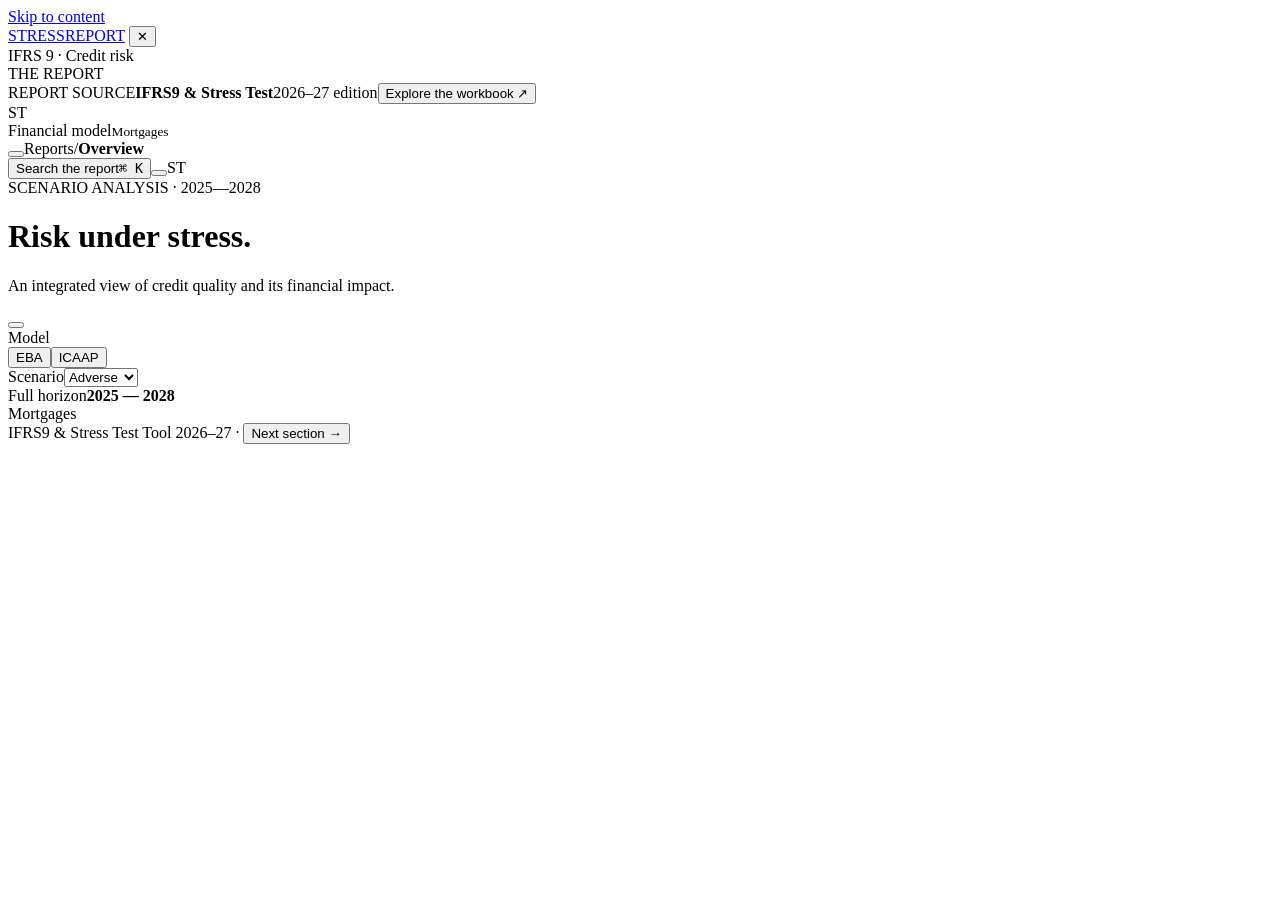
<file: src/dashboard.template.html>
<!doctype html>
<html lang="en">
<head>
  <meta charset="utf-8">
  <meta name="viewport" content="width=device-width,initial-scale=1">
  <meta name="theme-color" content="#002236">
  <meta name="description" content="Interactive EBA and ICAAP stress test report. IFRS 9 model data, 2025–2028.">
  <title>Stress Report · EBA & ICAAP</title>
  <style>/*__CSS__*/</style>
</head>
<body>
  <a class="skip-link" href="#main">Skip to content</a>
  <aside class="sidebar" id="sidebar" aria-label="Report navigation">
    <a class="brand" href="#overview"><span class="brand-mark"><i></i><i></i><i></i></span><span>STRESS<span class="brand-second">REPORT</span></span></a>
    <button class="icon-btn sidebar-close" id="sidebar-close" aria-label="Close navigation">✕</button>
    <div class="workspace-tag"><span class="status-dot"></span> IFRS 9 · Credit risk</div>
    <div class="nav-label">THE REPORT</div>
    <nav id="navigation"></nav>
    <div class="sidebar-bottom">
      <div class="source-card"><span class="eyebrow">REPORT SOURCE</span><strong>IFRS9 & Stress Test</strong><span>2026–27 edition</span><button data-view="data" class="text-btn">Explore the workbook <span aria-hidden="true">↗</span></button></div>
      <div class="sidebar-footer"><span class="mini-mark">ST</span><div>Financial model<small>Mortgages</small></div></div>
    </div>
  </aside>
  <button class="sidebar-scrim" id="sidebar-scrim" aria-label="Close navigation" tabindex="-1" hidden></button>
  <div class="app-shell">
    <header class="topbar">
      <div class="breadcrumbs"><button class="icon-btn mobile-menu" id="menu-button" aria-label="Open navigation" aria-expanded="false" aria-controls="sidebar"></button><span class="crumb-home" id="home-icon"></span><span>Reports</span><span class="slash">/</span><strong id="breadcrumb">Overview</strong></div>
      <div class="top-actions"><button class="search-trigger" id="search-button"><span id="search-icon"></span><span>Search the report</span><kbd>⌘ K</kbd></button><button class="icon-btn" id="print-button" aria-label="Print current view" title="Print current view"></button><span class="top-divider"></span><span class="profile">ST</span></div>
    </header>
    <div class="workspace">
      <main id="main" tabindex="-1">
        <div class="page-heading"><div><div class="eyebrow" id="page-eyebrow">SCENARIO ANALYSIS · 2025—2028</div><h1 id="page-title">Risk under stress<span>.</span></h1><p id="page-subtitle">An integrated view of credit quality and its financial impact.</p></div><button class="button secondary" id="export-button"></button></div>
        <div class="filterbar" aria-label="Report filters">
          <div class="filter-group"><span class="filter-label">Model</span><div class="segmented" id="model-switch"><button data-model="EBA">EBA</button><button data-model="ICAAP">ICAAP</button></div></div>
          <div class="filter-group"><label class="filter-label" for="scenario-select">Scenario</label><select id="scenario-select"><option value="adverse">Adverse</option><option value="baseline">Baseline</option></select></div>
          <div class="report-horizon"><span class="filter-label">Full horizon</span><strong>2025 — 2028</strong></div>
          <span class="portfolio-badge" id="portfolio-badge">Mortgages</span>
        </div>
        <div id="view" aria-live="polite" aria-atomic="false"></div>
        <aside class="insights" id="insights" aria-label="Scenario insights"></aside>
        <footer class="report-footer"><span>IFRS9 & Stress Test Tool 2026–27 <span class="footer-dot">·</span> <span id="footer-context"></span></span><button class="text-btn" id="next-section">Next section →</button></footer>
      </main>
    </div>
  </div>
  <dialog id="search-dialog" class="search-dialog"><div class="search-modal-head"><span id="modal-search-icon"></span><input id="global-search" type="search" placeholder="Search for a metric, section or concept…" aria-label="Search the report" autocomplete="off"><button class="key-button" data-close="search-dialog" aria-label="Close search">Esc</button></div><div id="search-results"></div><div class="search-help">Search by name, original code or workbook row number.</div></dialog>
  <dialog id="detail-dialog" class="detail-dialog"><button class="icon-btn close-dialog" data-close="detail-dialog" aria-label="Close details">✕</button><div id="detail-content"></div></dialog>
  <div id="tooltip" class="chart-tooltip" role="tooltip" hidden></div>
  <div id="toast" role="status" class="toast"></div>
  <noscript><p>Enable JavaScript to navigate the interactive report.</p></noscript>
  <script id="report-data" type="application/json">/*__DATA__*/</script>
  <script>/*__RISK_ENGINE__*/</script>
  <script>/*__RISK_VIEWS__*/</script>
  <script>/*__JS__*/</script>
</body>
</html>
</file>
